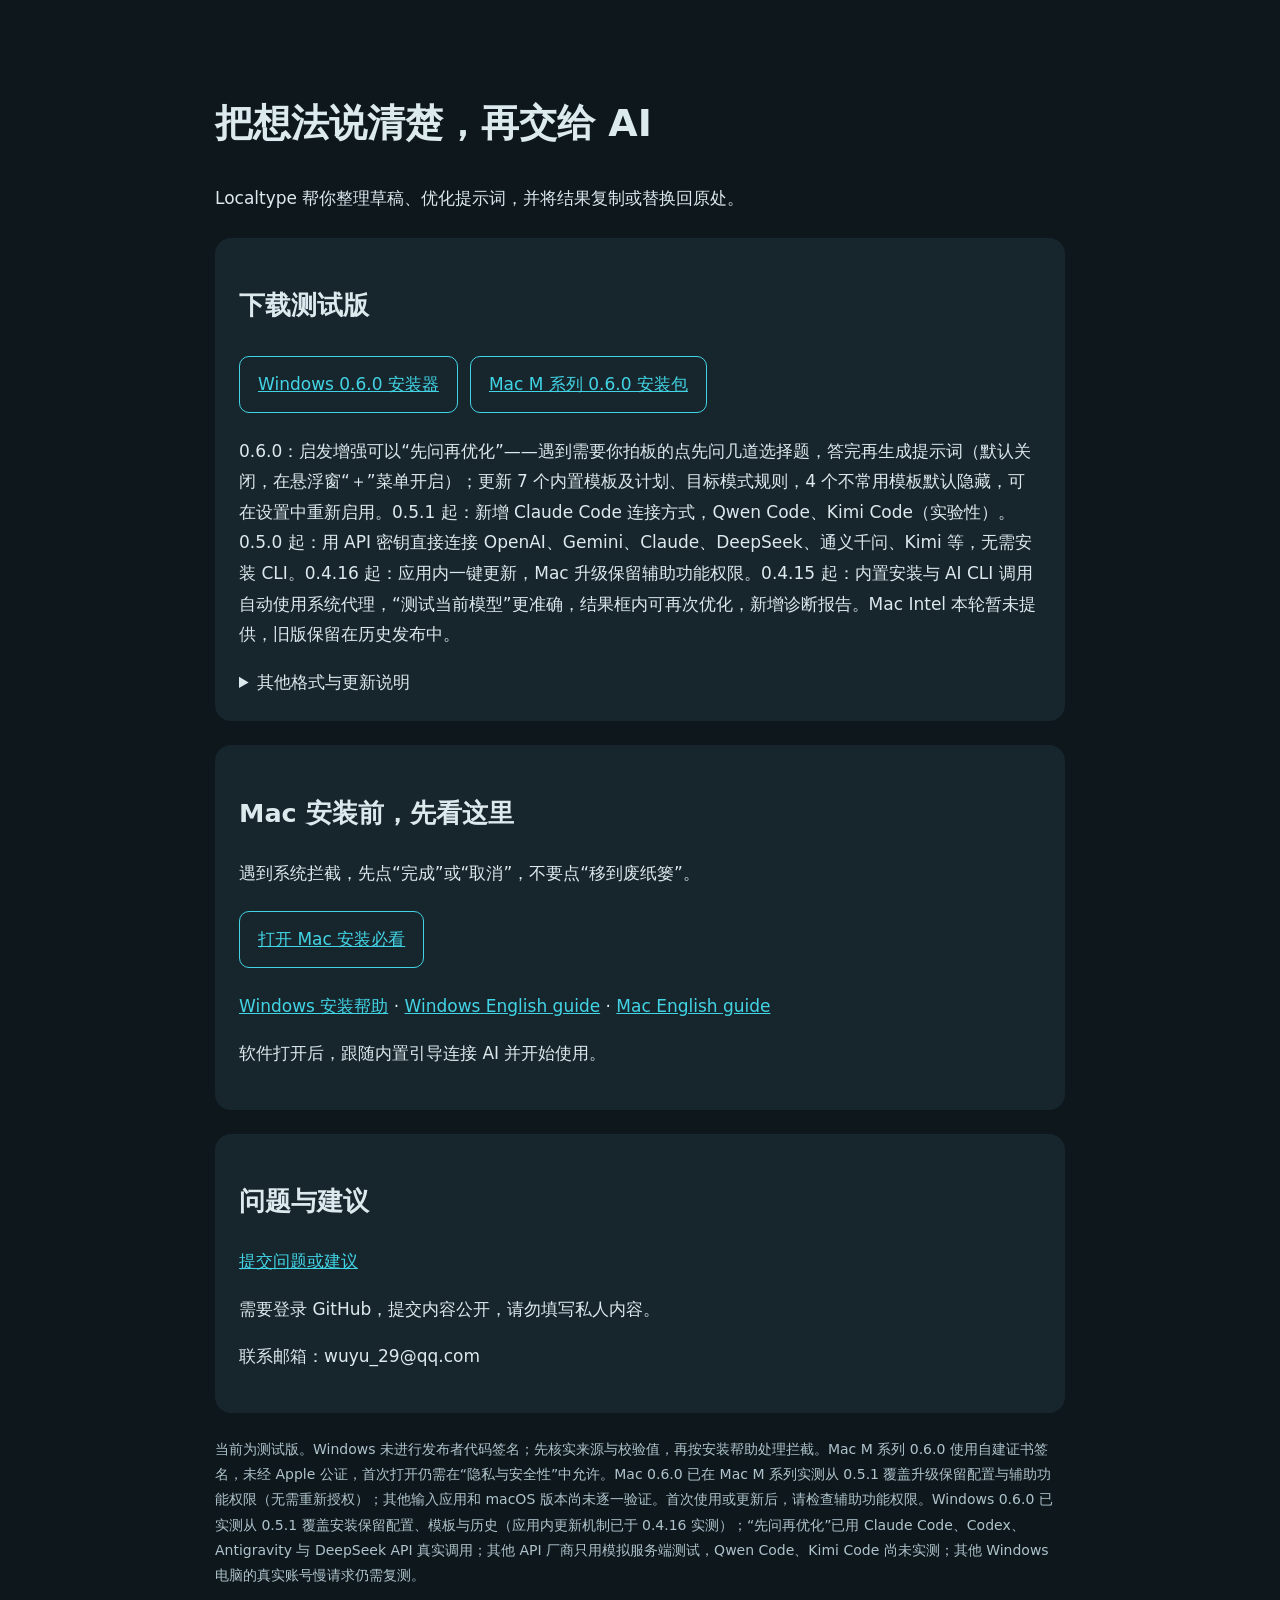
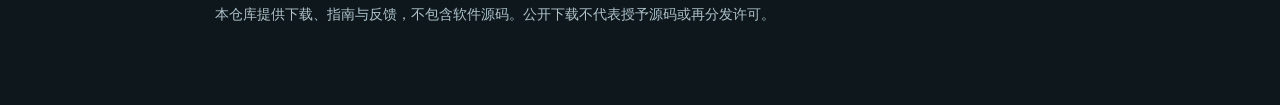
<file: index.html>
<!doctype html><html lang="zh-CN"><meta charset="utf-8"><meta name="viewport" content="width=device-width,initial-scale=1"><title>Localtype 下载与安装帮助</title><style>body{font:17px/1.8 system-ui;background:#0d171c;color:#dce9ed;max-width:850px;margin:40px auto;padding:24px}a{color:#42d4e5}section{margin:24px 0;padding:24px;background:#17262d;border-radius:16px}h1{font-size:clamp(28px,5vw,38px)}.download{display:inline-block;border:1px solid #42d4e5;border-radius:10px;padding:12px 18px;margin:6px 12px 6px 0}summary{cursor:pointer}footer{font-size:14px;color:#afc3cb}</style><h1>把想法说清楚，再交给 AI</h1><p>Localtype 帮你整理草稿、优化提示词，并将结果复制或替换回原处。</p><section><h2>下载测试版</h2><a class="download" href="https://github.com/newwying/localtype-downloads/releases/download/v0.6.0/Localtype-0.6.0-Windows-x64-Setup.exe">Windows 0.6.0 安装器</a><a class="download" href="https://github.com/newwying/localtype-downloads/releases/download/v0.6.0/Localtype-0.6.0-macOS-AppleSilicon-with-guide.zip">Mac M 系列 0.6.0 安装包</a><p>0.6.0：启发增强可以“先问再优化”——遇到需要你拍板的点先问几道选择题，答完再生成提示词（默认关闭，在悬浮窗“＋”菜单开启）；更新 7 个内置模板及计划、目标模式规则，4 个不常用模板默认隐藏，可在设置中重新启用。0.5.1 起：新增 Claude Code 连接方式，Qwen Code、Kimi Code（实验性）。0.5.0 起：用 API 密钥直接连接 OpenAI、Gemini、Claude、DeepSeek、通义千问、Kimi 等，无需安装 CLI。0.4.16 起：应用内一键更新，Mac 升级保留辅助功能权限。0.4.15 起：内置安装与 AI CLI 调用自动使用系统代理，“测试当前模型”更准确，结果框内可再次优化，新增诊断报告。Mac Intel 本轮暂未提供，旧版保留在历史发布中。</p><details><summary>其他格式与更新说明</summary><p><a href="https://github.com/newwying/localtype-downloads/releases/download/v0.6.0/Localtype-0.6.0-Windows-x64-with-guide.zip">Windows 安装器与离线指南</a> · <a href="https://github.com/newwying/localtype-downloads/releases/download/v0.6.0/Localtype-0.6.0-macOS-AppleSilicon.dmg">仅 Mac DMG</a> · <a href="https://github.com/newwying/localtype-downloads/releases/tag/v0.6.0">更新说明</a></p></details></section><section><h2>Mac 安装前，先看这里</h2><p>遇到系统拦截，先点“完成”或“取消”，不要点“移到废纸篓”。</p><a class="download" href="guides/mac-arm/安装必看.html">打开 Mac 安装必看</a><p><a href="guides/windows/先看这里.html">Windows 安装帮助</a> · <a href="guides/windows/Start%20here.html">Windows English guide</a> · <a href="guides/mac-arm/Start%20here.html">Mac English guide</a></p><p>软件打开后，跟随内置引导连接 AI 并开始使用。</p></section><section><h2>问题与建议</h2><a href="https://github.com/newwying/localtype-downloads/issues/new/choose">提交问题或建议</a><p>需要登录 GitHub，提交内容公开，请勿填写私人内容。</p><p>联系邮箱：wuyu_29@qq.com</p></section><footer><p>当前为测试版。Windows 未进行发布者代码签名；先核实来源与校验值，再按安装帮助处理拦截。Mac M 系列 0.6.0 使用自建证书签名，未经 Apple 公证，首次打开仍需在“隐私与安全性”中允许。Mac 0.6.0 已在 Mac M 系列实测从 0.5.1 覆盖升级保留配置与辅助功能权限（无需重新授权）；其他输入应用和 macOS 版本尚未逐一验证。首次使用或更新后，请检查辅助功能权限。Windows 0.6.0 已实测从 0.5.1 覆盖安装保留配置、模板与历史（应用内更新机制已于 0.4.16 实测）；“先问再优化”已用 Claude Code、Codex、Antigravity 与 DeepSeek API 真实调用；其他 API 厂商只用模拟服务端测试，Qwen Code、Kimi Code 尚未实测；其他 Windows 电脑的真实账号慢请求仍需复测。</p><p>本仓库提供下载、指南与反馈，不包含软件源码。公开下载不代表授予源码或再分发许可。</p></footer></html>
</file>
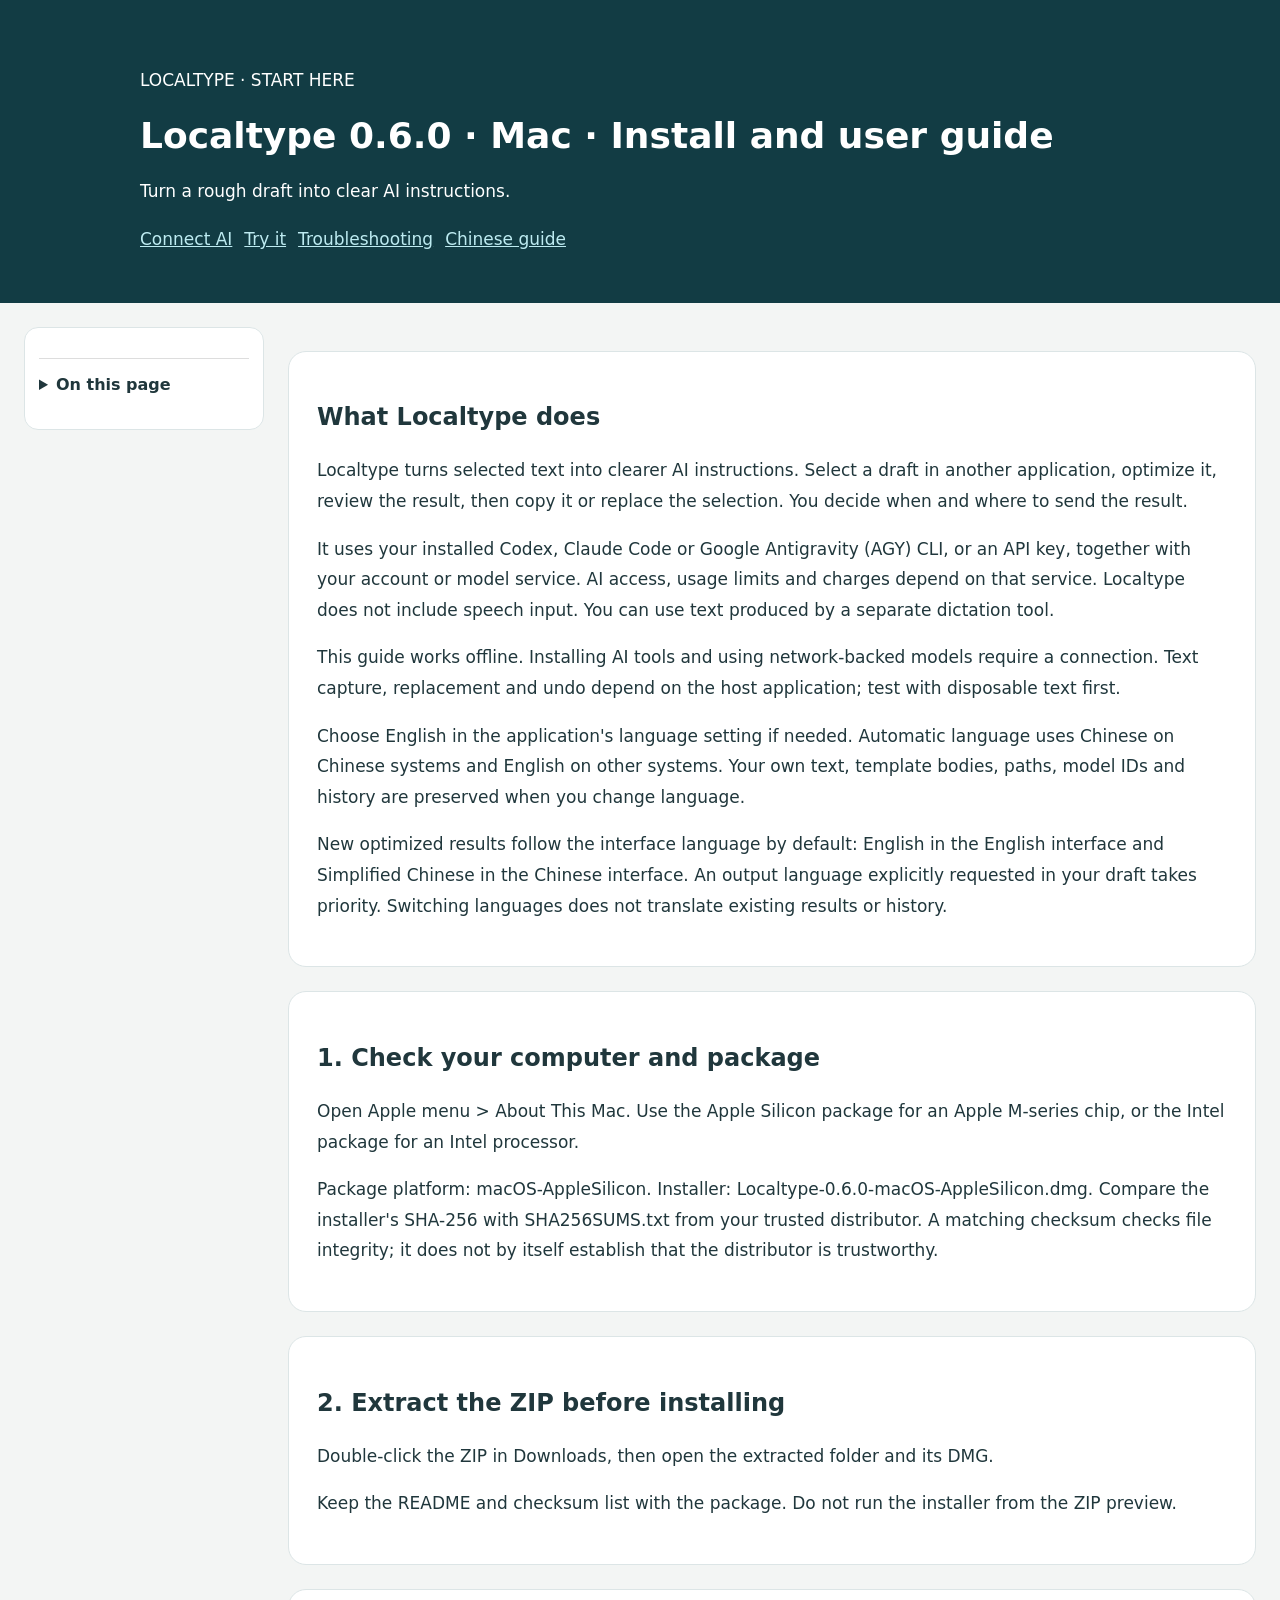
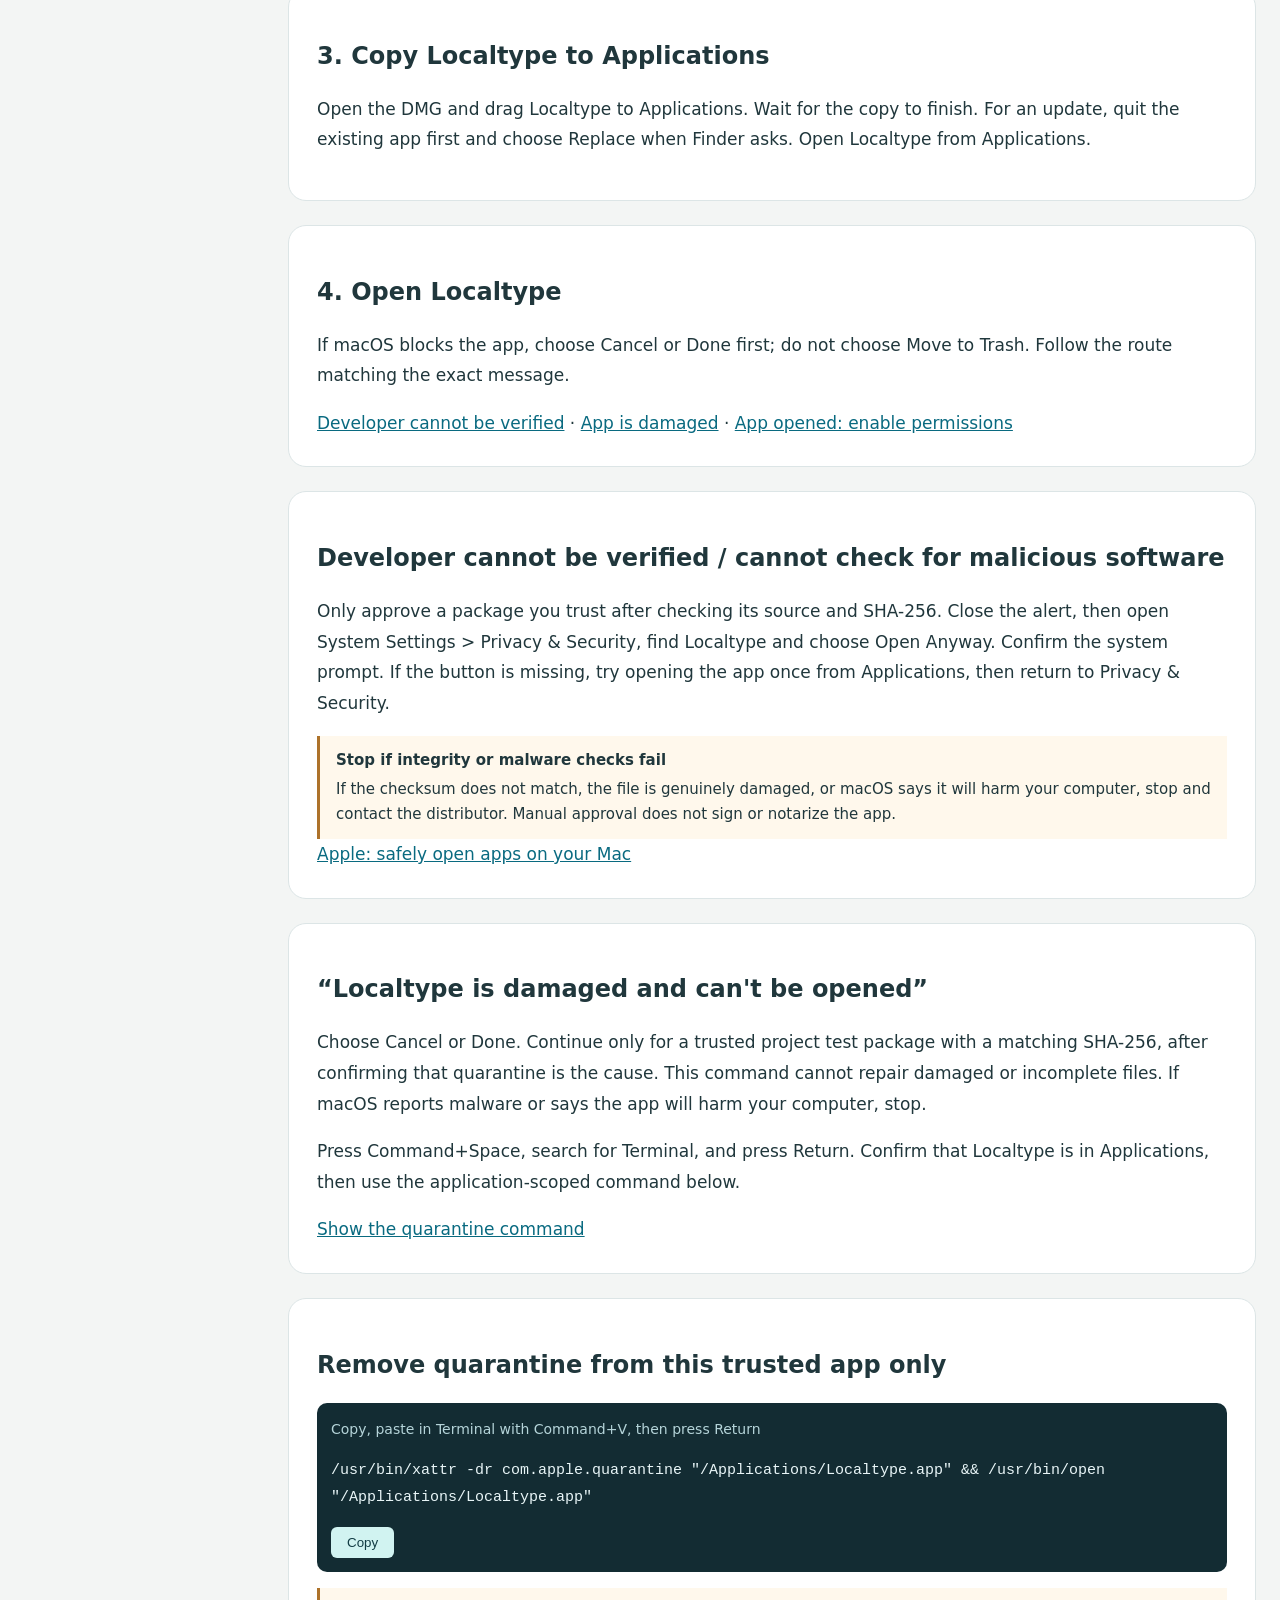
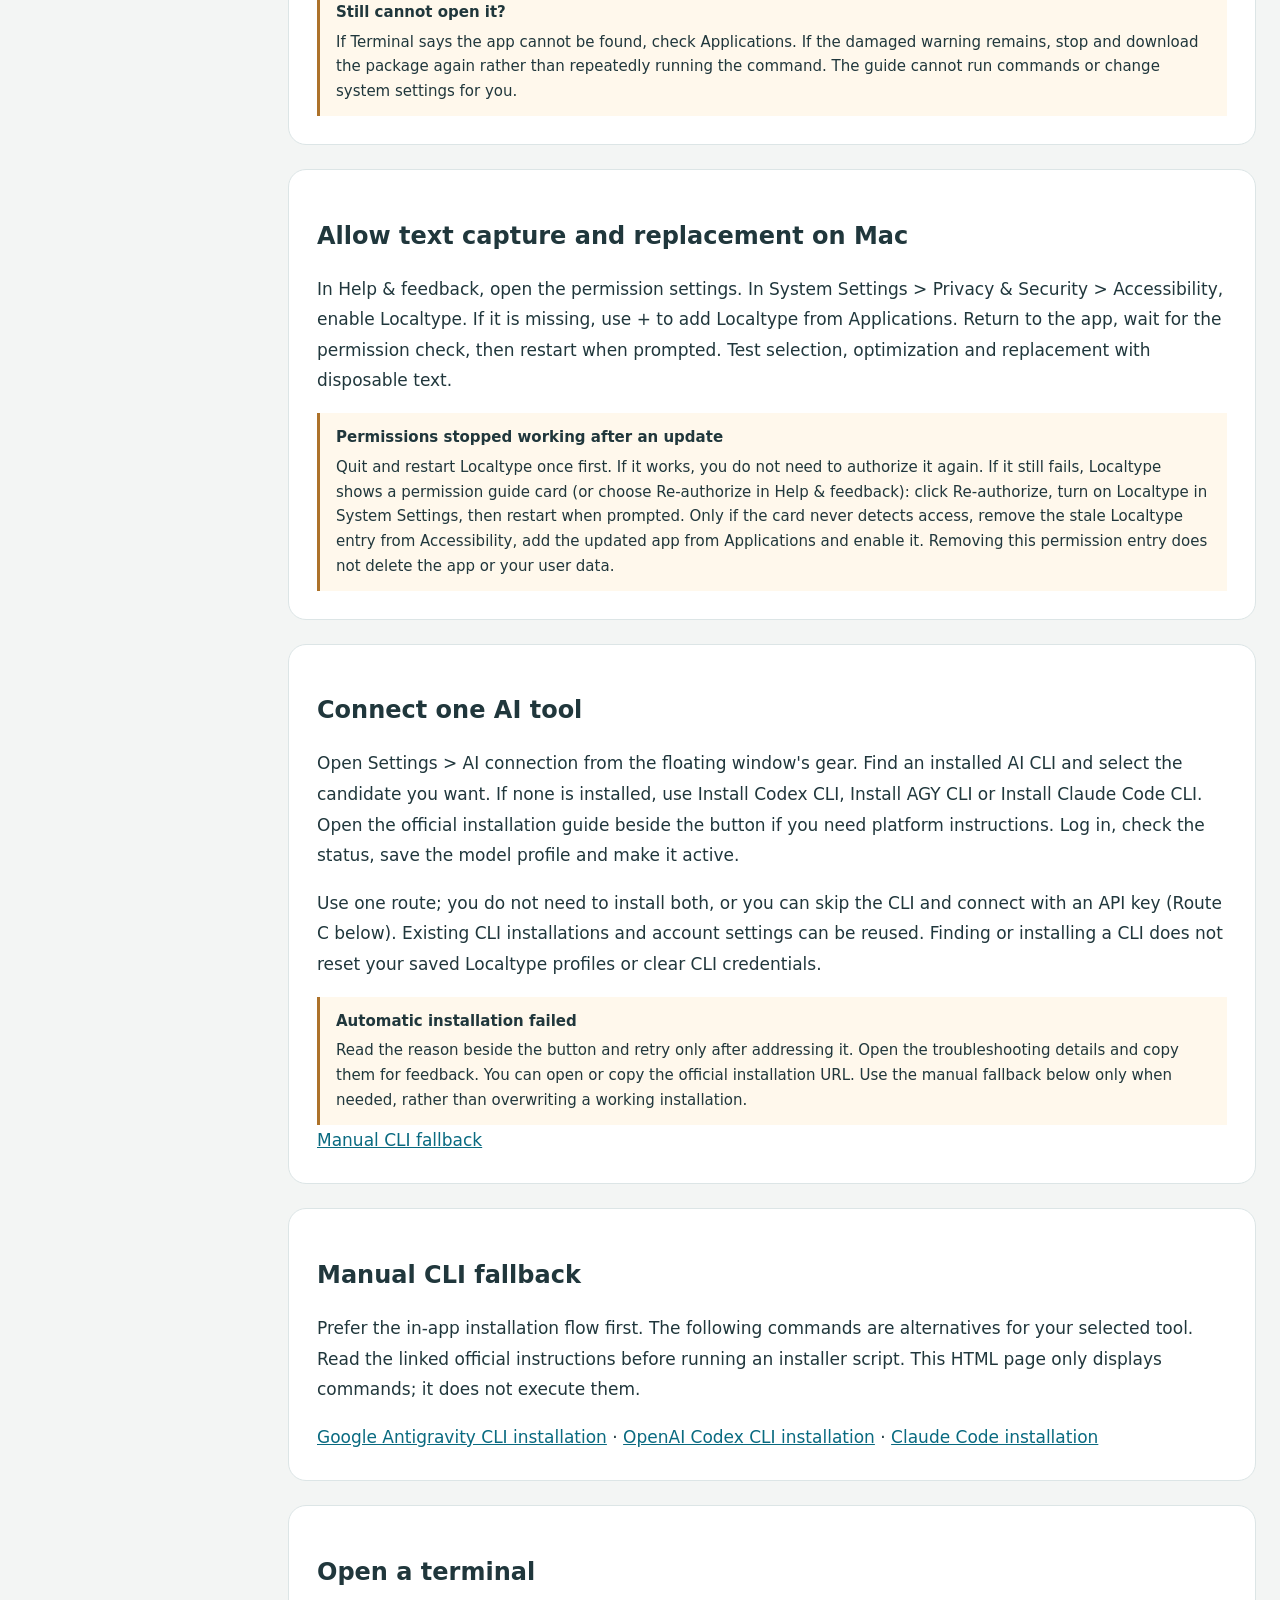
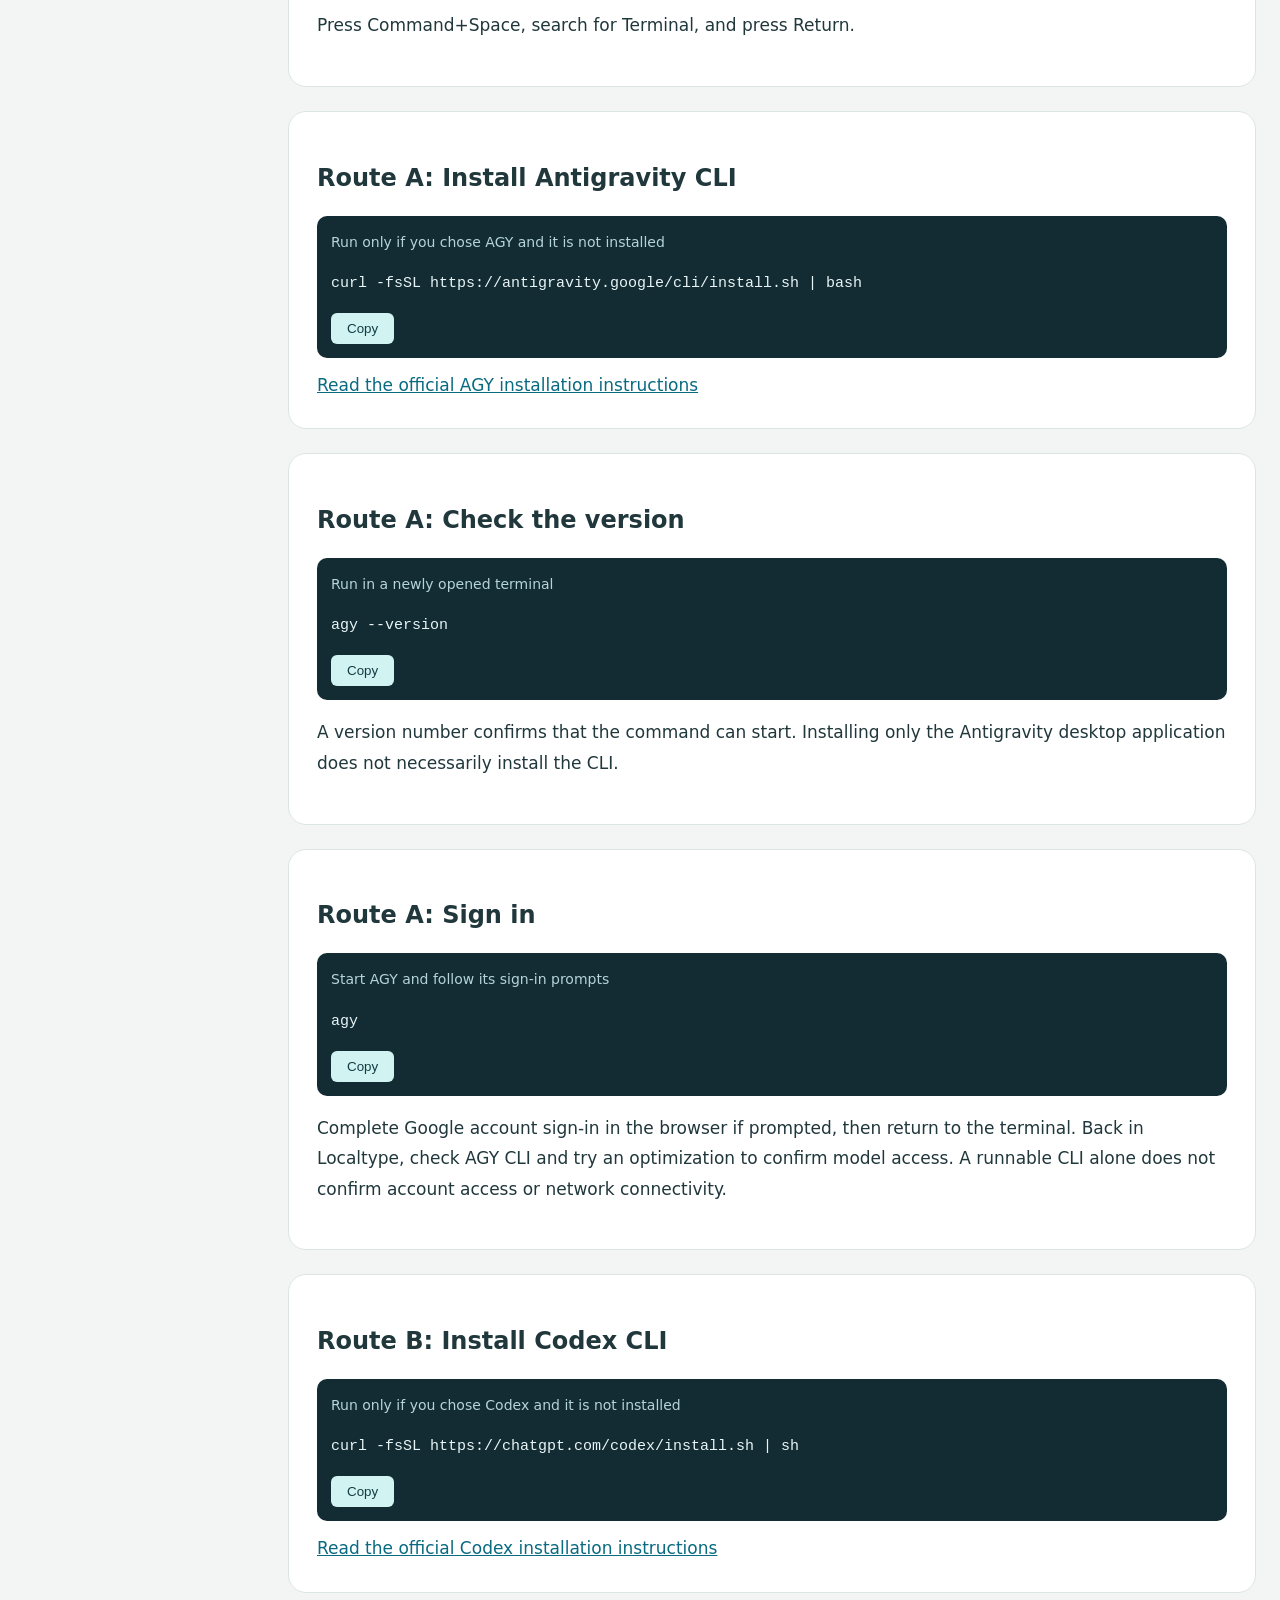
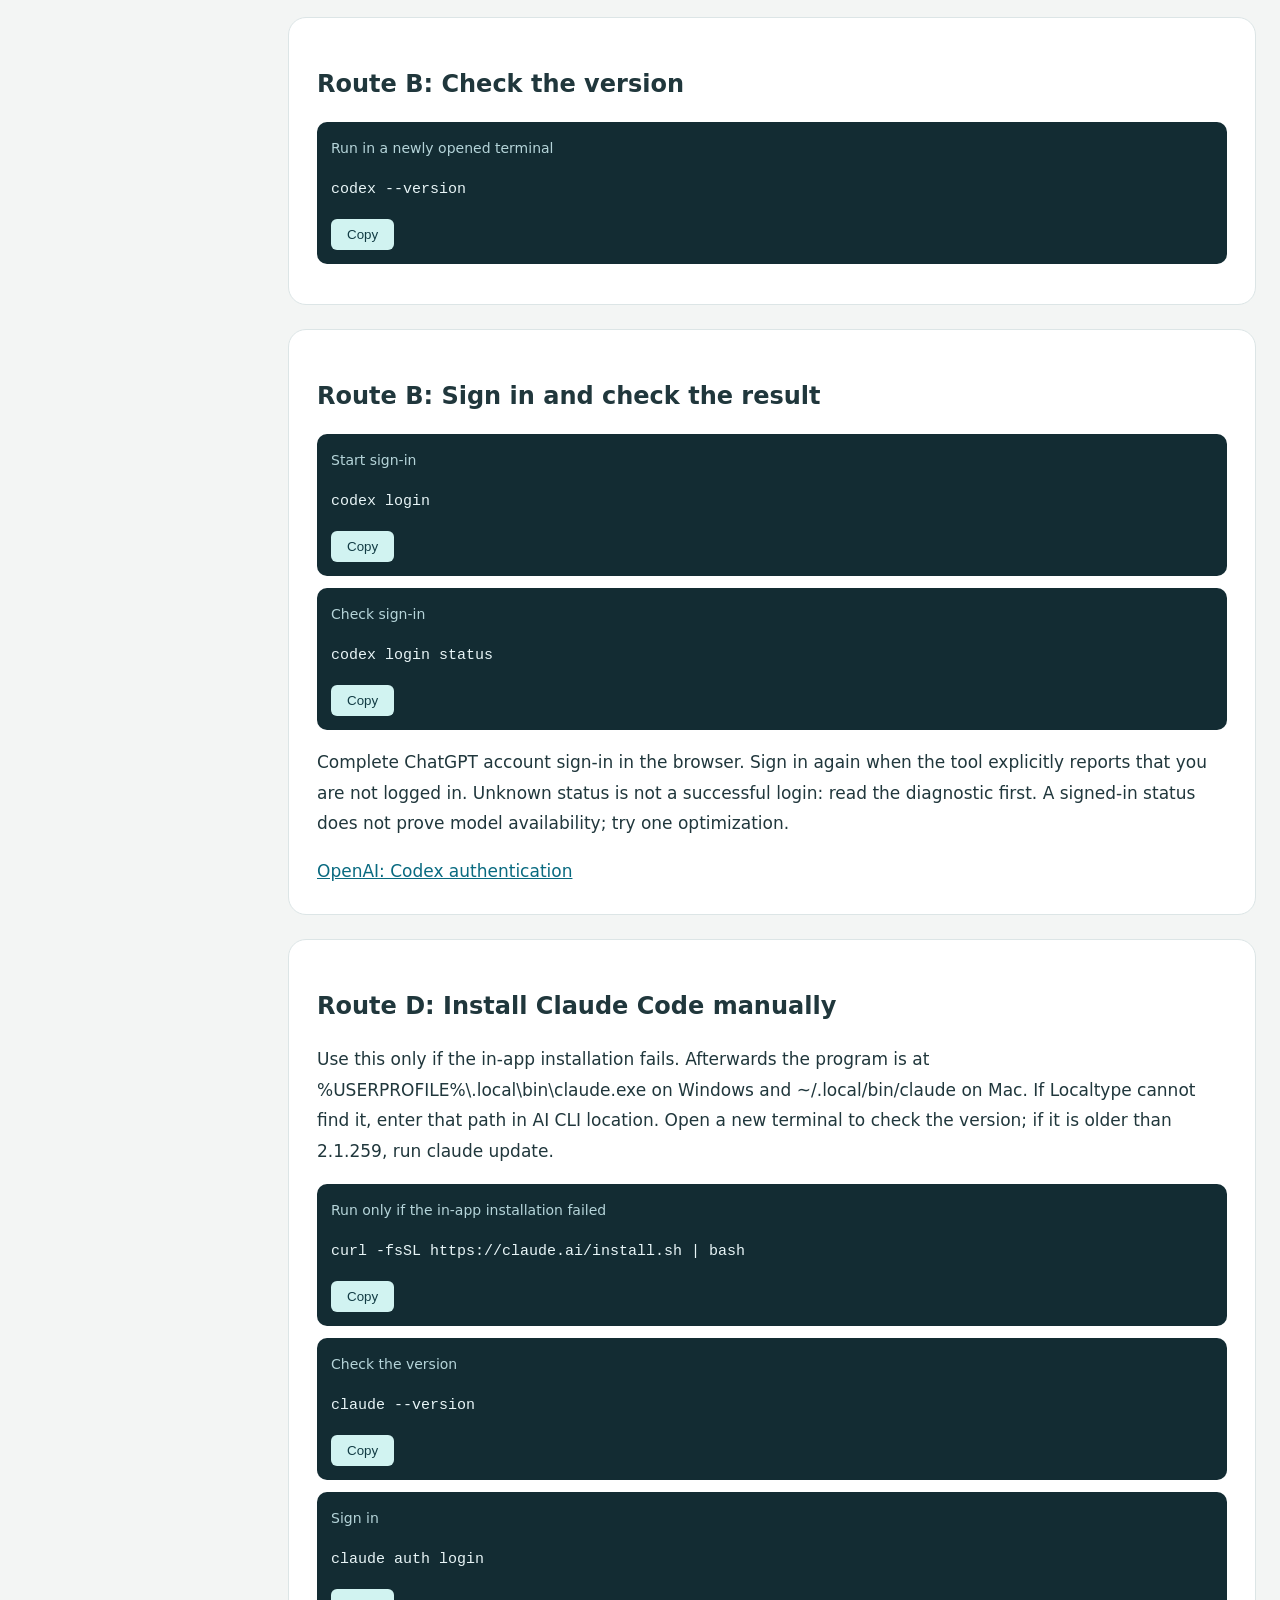
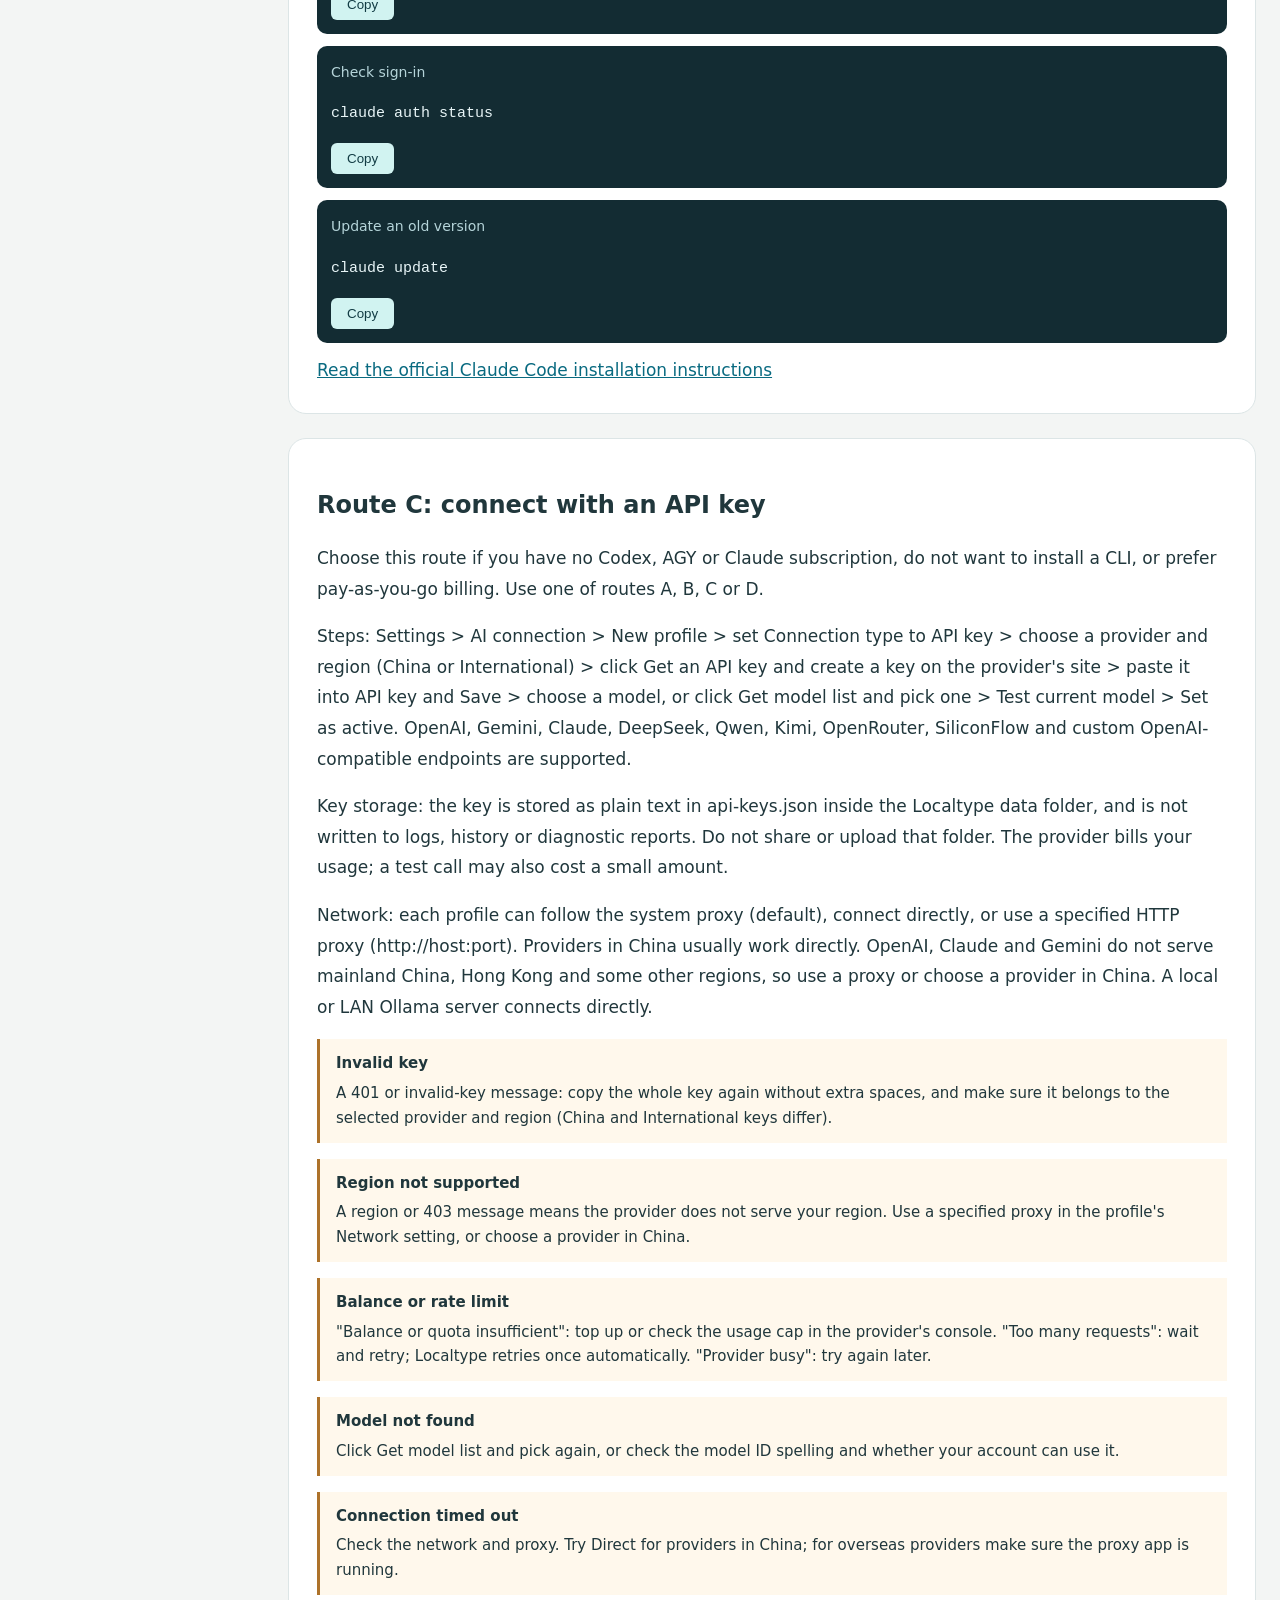
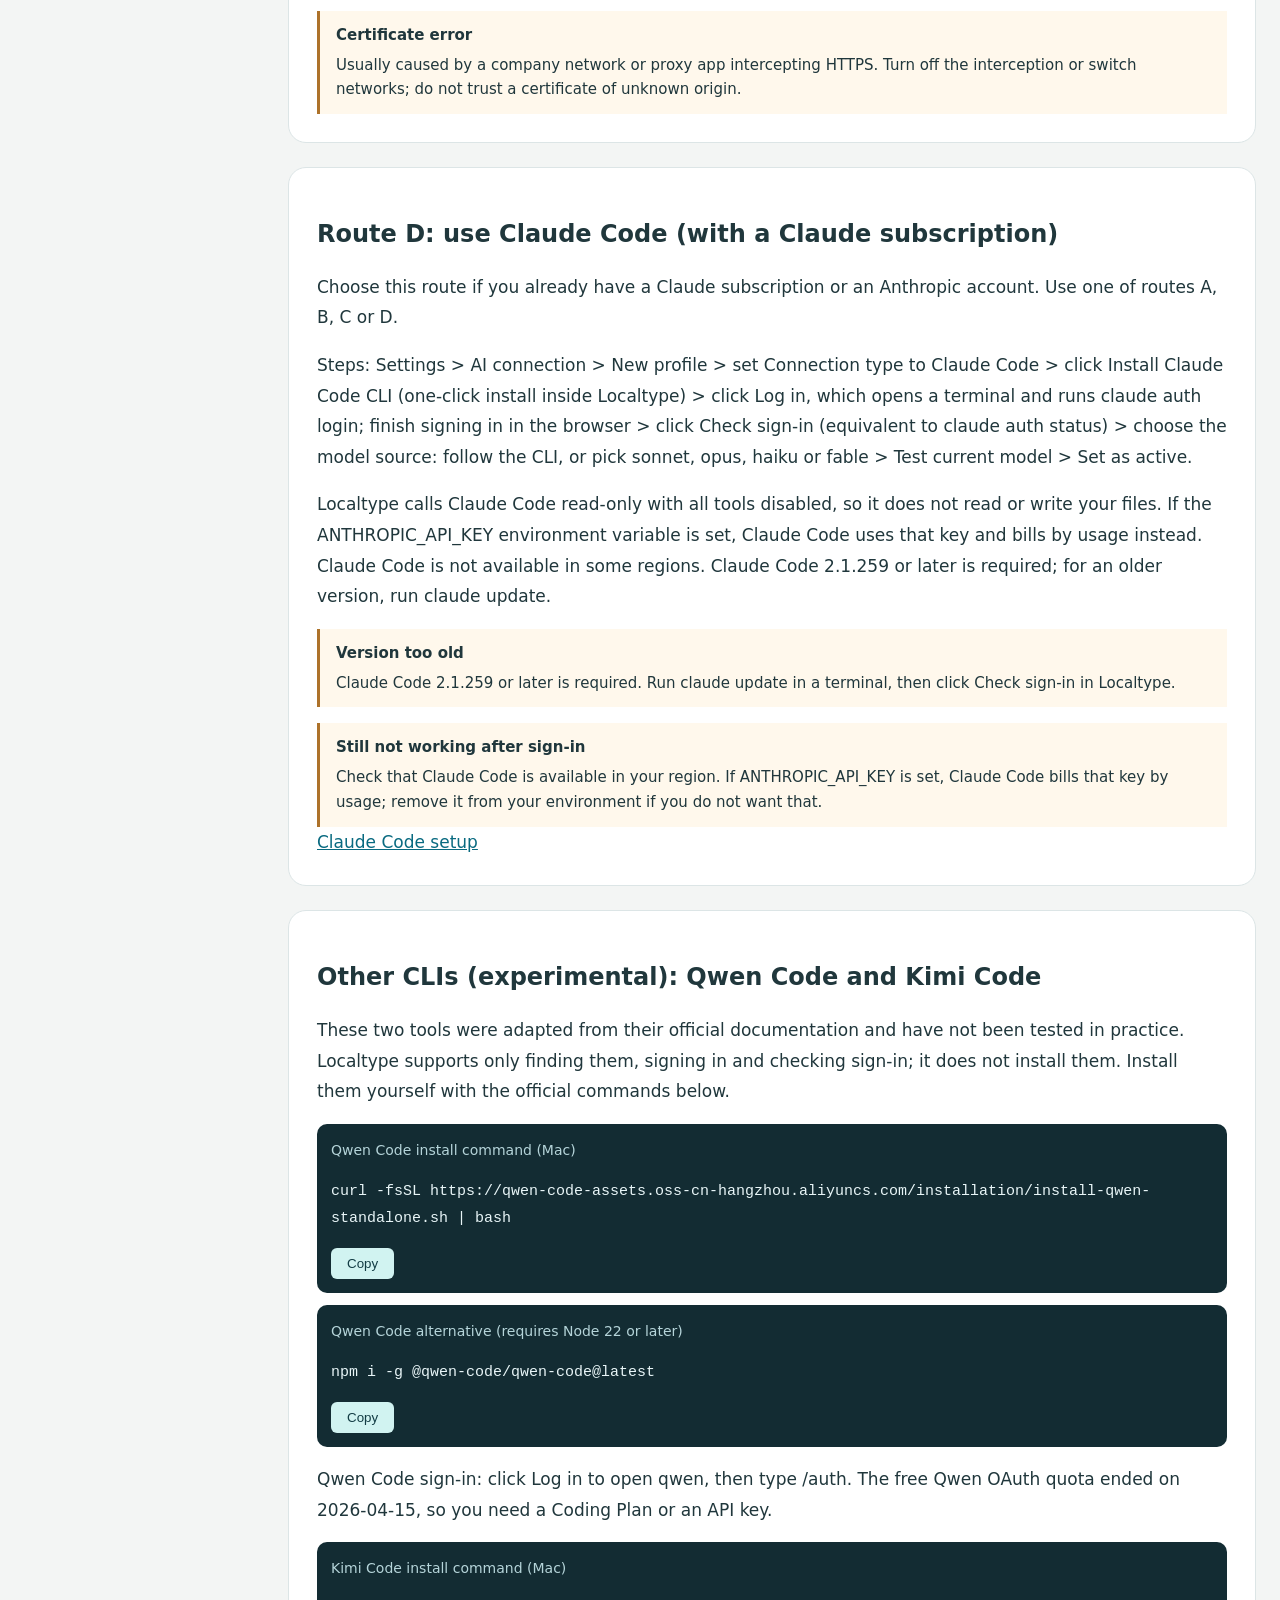
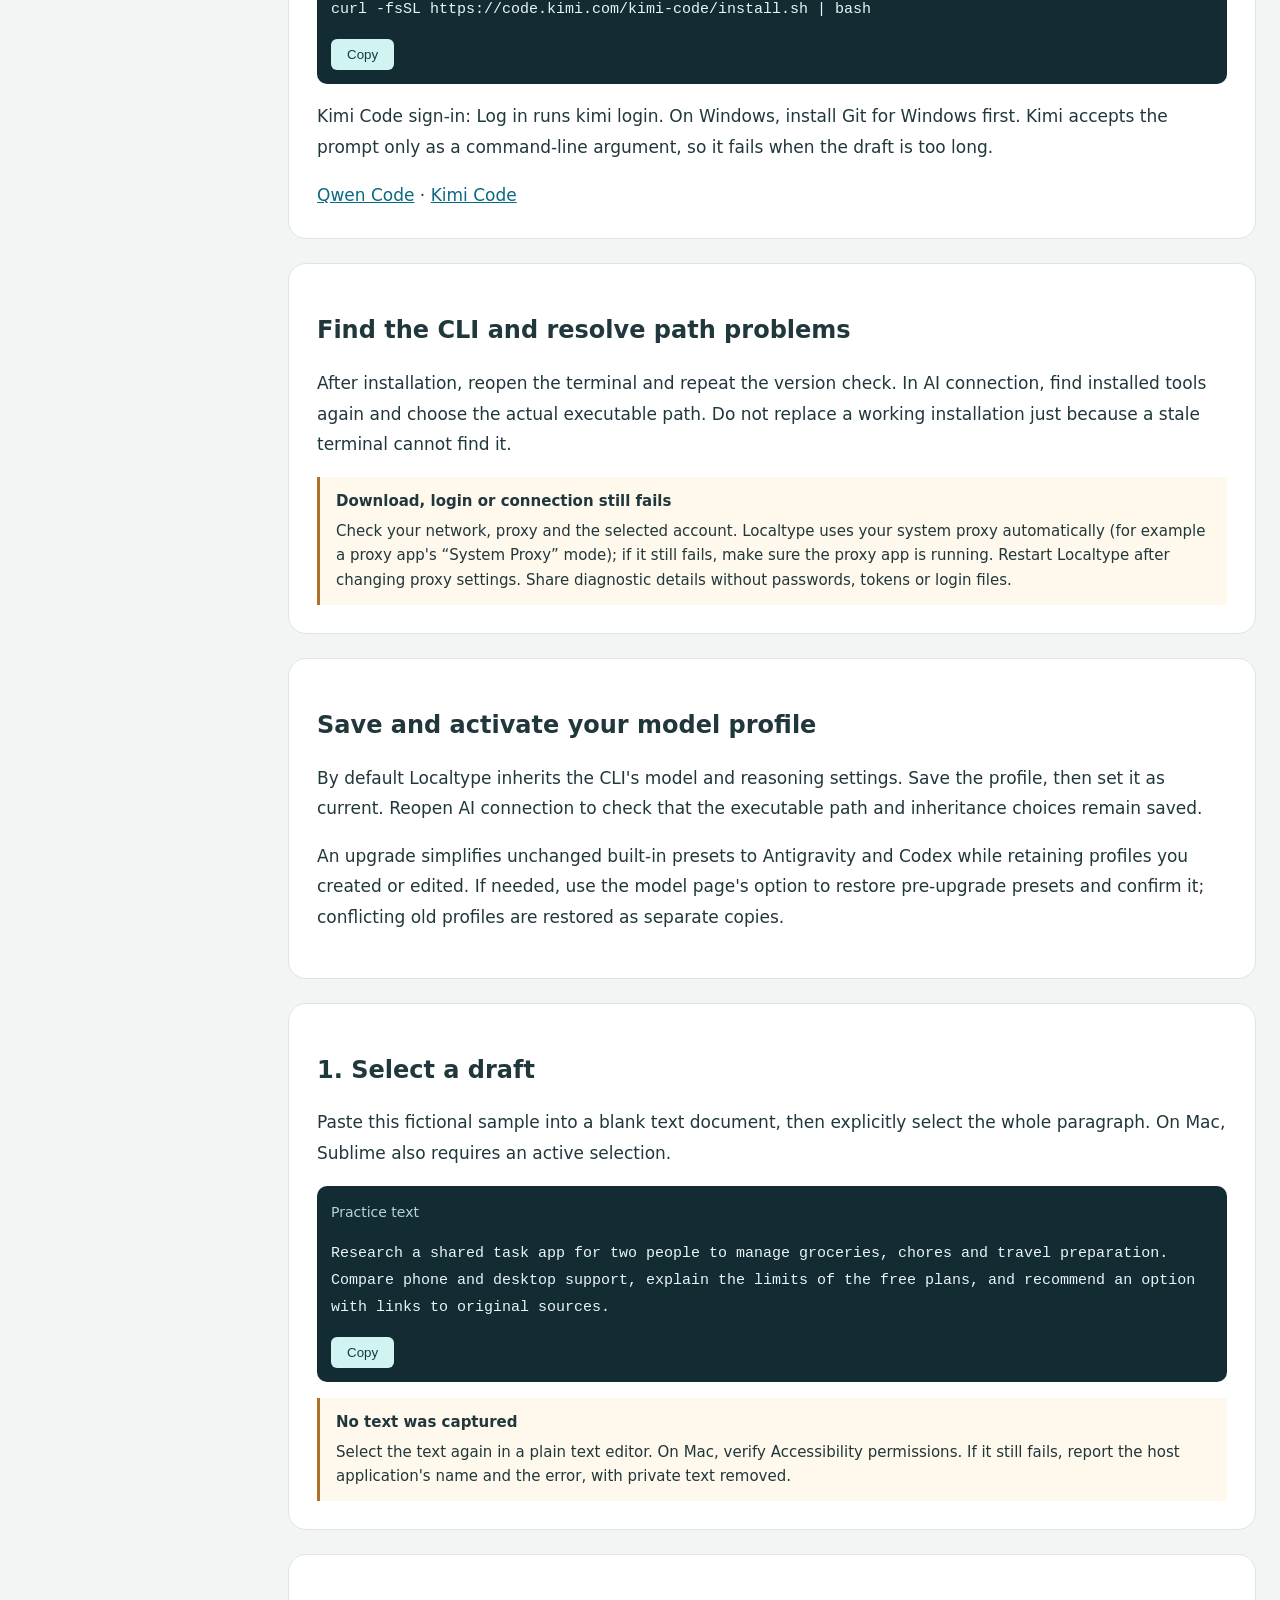
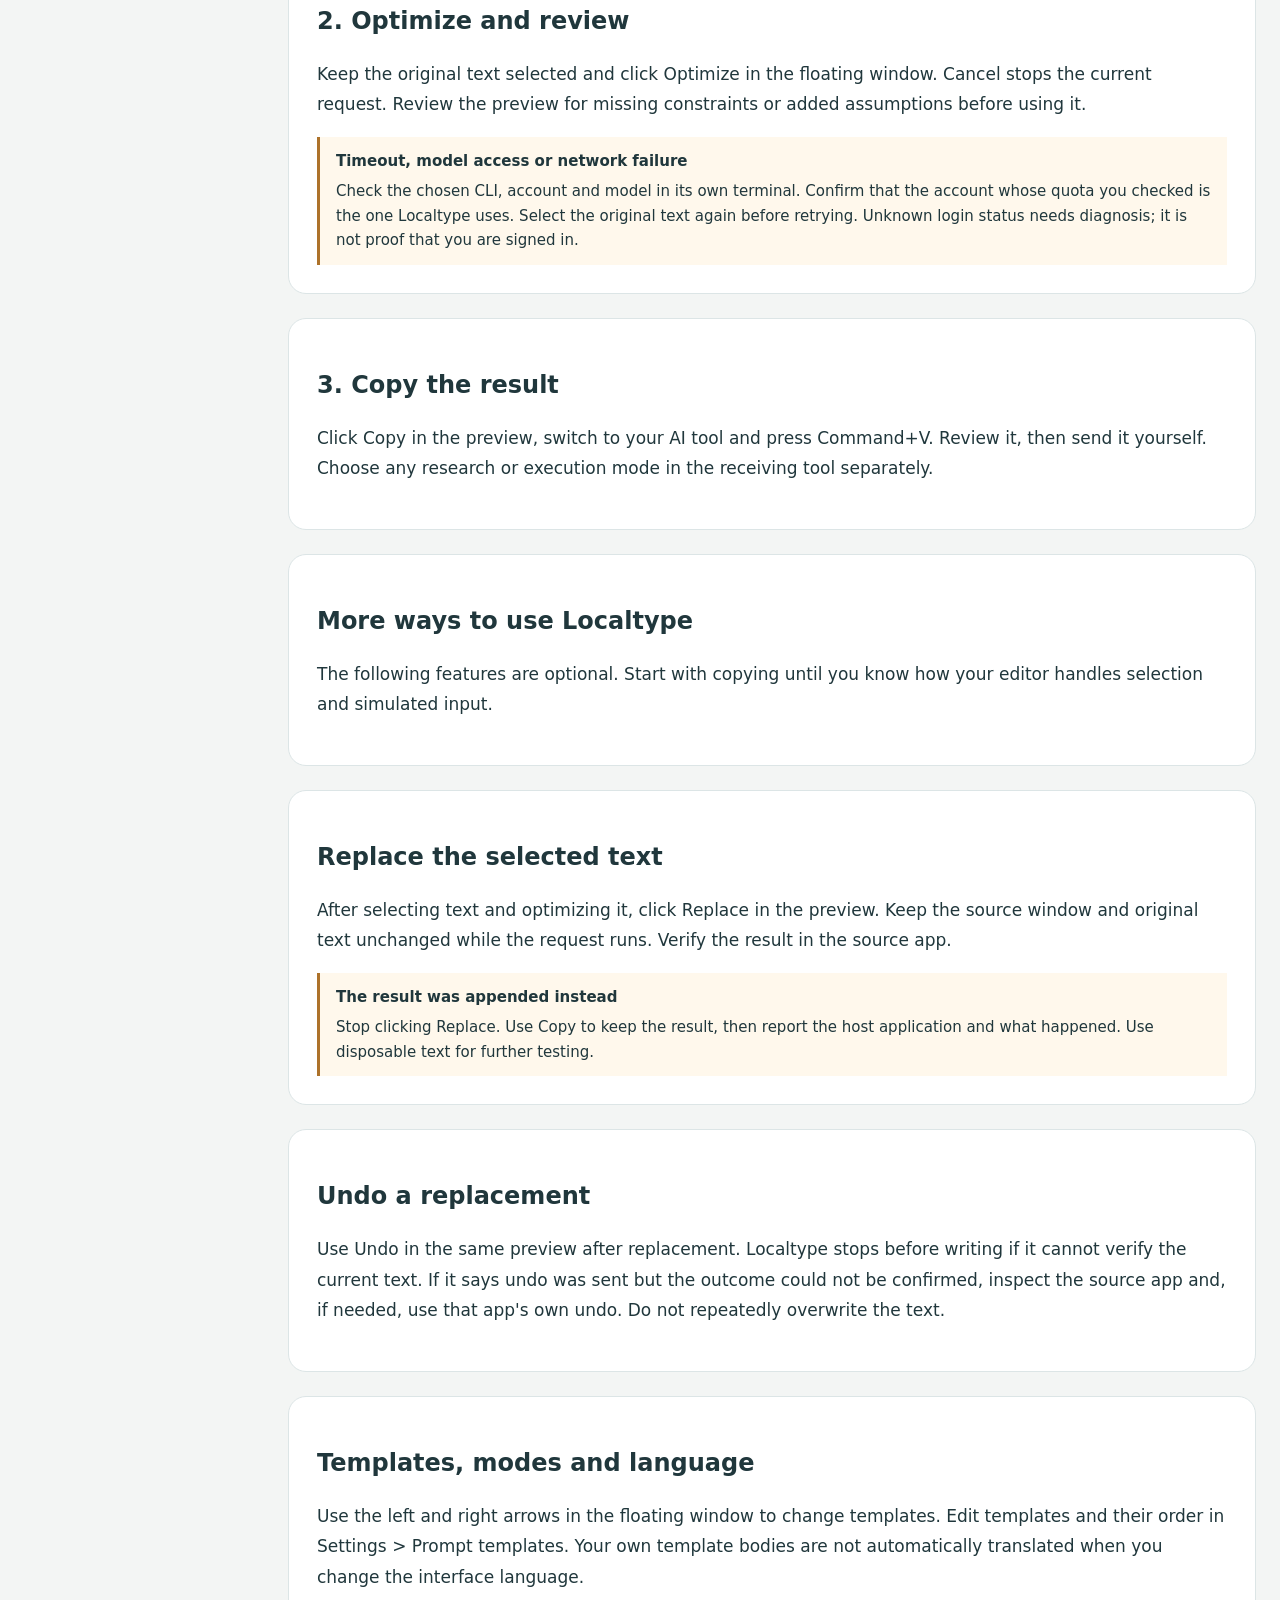
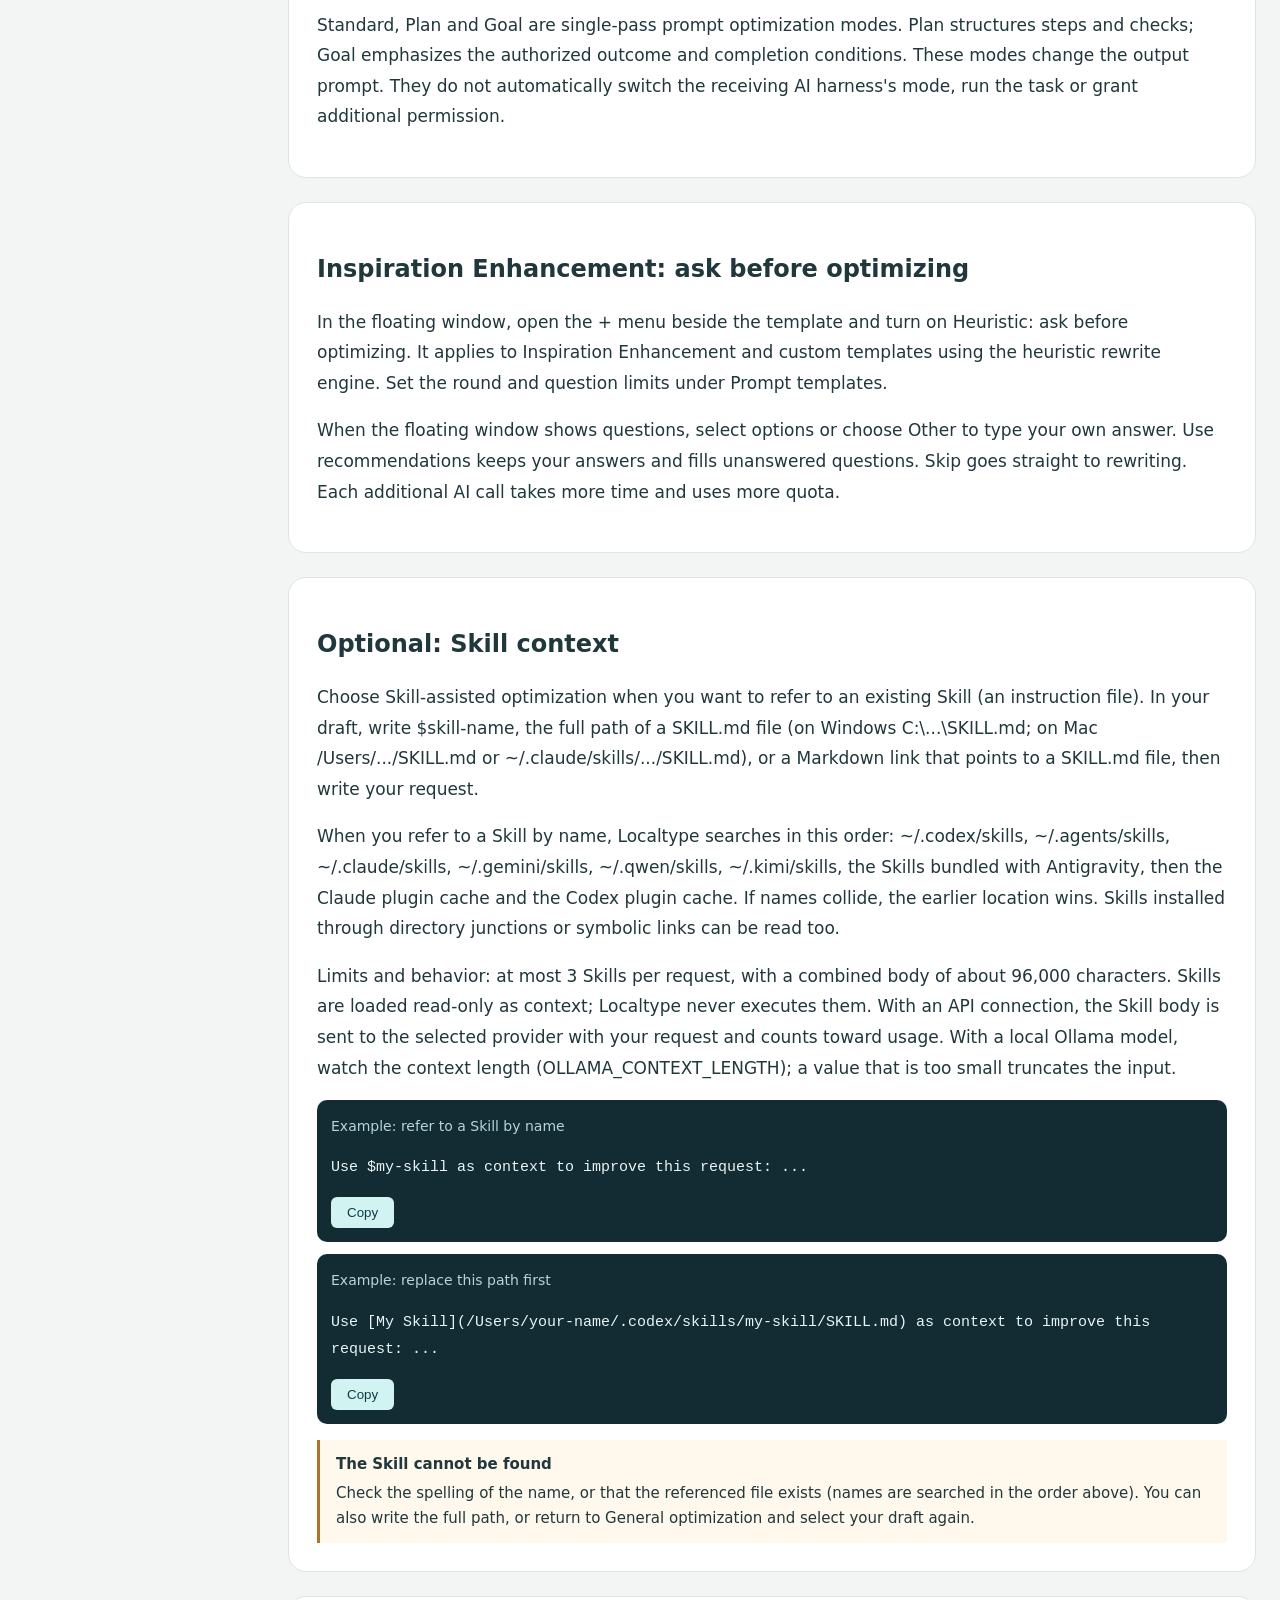
<file: guides/mac-arm/Start here.html>
<!doctype html><html lang="en"><head><meta charset="utf-8"><meta name="viewport" content="width=device-width,initial-scale=1"><link rel="icon" href="data:,"><title>Localtype 0.6.0 · Mac · Install and user guide</title><style>*{box-sizing:border-box}html{scroll-behavior:smooth}body{margin:0;background:#f3f5f4;color:#20373c;font:17px/1.8 system-ui,'Microsoft YaHei',sans-serif}header{background:#123c44;color:white;padding:48px max(24px,calc((100% - 1000px)/2))}h1{font-size:36px;line-height:1.3;margin:12px 0}h2{line-height:1.5;font-size:24px}main{max-width:1050px;margin:auto;padding:24px}nav{display:flex;gap:12px;flex-wrap:wrap}a{color:#096a80}header a{color:#bdebf1}section{background:white;padding:28px;border-radius:18px;margin:24px 0;border:1px solid #dce5e6}figure{margin:0}img{width:100%;height:auto}figcaption,.small{color:#60767a;font-size:14px}.expected{border-left:4px solid #188779;padding:10px 16px;background:#eff8f5}.command{background:#132c33;color:#e8f5f7;border-radius:10px;padding:14px;margin:12px 0}.command p{margin:0;color:#b5d4d9;font-size:14px}pre{white-space:pre-wrap;overflow-wrap:anywhere;font:15px/1.8 Consolas,monospace;user-select:text}button{background:#d1f3f1;color:#123c44;border:0;border-radius:6px;padding:8px 16px;cursor:pointer}button:focus-visible,a:focus-visible{outline:3px solid #e09b27}details{margin:16px 0;border-top:1px solid #ddd;padding-top:12px}summary{font-weight:bold;cursor:pointer}.notice{background:#fff3d6;padding:18px;border-radius:12px}li{margin:8px 0}footer{padding:30px 0;color:#60767a} @media(max-width:600px){h1{font-size:27px}main{padding:12px}section{padding:18px}header{padding:30px 20px}} @media print{button,nav{display:none}section{break-inside:avoid}body{background:white}header{color:black;background:white}}.demo-note{color:#087d76;font-weight:700;letter-spacing:.03em}.map-hint{font-size:15px;color:#52696c}.map-controls{display:flex;flex-wrap:wrap;gap:8px;margin:18px 0}.map-chip{border:2px solid transparent;background:#edf2f3;font-weight:600}.map-chip.active{border-color:#294c58;box-shadow:0 2px 0 #294c58}.compare-grid{display:grid;grid-template-columns:1fr 1fr;gap:18px}.compare-col{min-width:0;border:1px solid #dbe5e6;border-radius:14px;padding:18px;background:#f9fbfb}.compare-col.after{border-color:#75b9ae;background:#f4faf7}.compare-col h3{margin:0;font-size:21px}.compare-col>.small{margin:4px 0 14px;height:52px}.compare-scroll{height:320px;overflow-y:auto;overscroll-behavior:contain;scrollbar-gutter:stable;overflow-anchor:none;padding-right:8px;line-height:1.85;scrollbar-color:#739c9c #e4eeec}.mapped{padding:0;margin:0 0 1.2em;border:0;border-radius:0;white-space:pre-wrap;color:inherit;background:transparent;cursor:pointer}.mapped>span{box-decoration-break:clone;-webkit-box-decoration-break:clone}.mapped.matched>span{background:var(--highlight)}.mapped:focus-visible{outline:2px solid #427c88;outline-offset:3px}.compare-scroll:after{content:"";display:block;height:calc(100% - 28px)}.map-label{display:block;font-size:12px;font-weight:750;margin-bottom:5px;color:var(--ink)}.c0{--tone:#258b82;--ink:#135d57;--highlight:#dcf3ea;color:#193c36}.c1{--tone:#526dd2;--ink:#344b98;--highlight:#e7ecff;color:#283b65}.c2{--tone:#bc8327;--ink:#78500f;--highlight:#fff0d4;color:#59411b}.c3{--tone:#a65b94;--ink:#7b3e6c;--highlight:#f5e5f0;color:#5d3455}.map-chip.c0,.map-chip.c1,.map-chip.c2,.map-chip.c3{background:var(--highlight)}.mapped.c0,.mapped.c1,.mapped.c2,.mapped.c3{color:inherit}.copy-only .command{background:none;margin:12px 0 0;padding:0}.copy-only pre,.copy-only .command>p{display:none}.takeaway{font-weight:650;color:#165c55;margin:18px 0 8px}@media(max-width:700px){.compare-grid{grid-template-columns:repeat(2,minmax(280px,1fr));overflow-x:auto;gap:12px}.compare-scroll{height:300px}.compare-col{padding:14px}}@media(prefers-reduced-motion:reduce){.mapped{transition:none}html{scroll-behavior:auto}}
.step-help{margin-top:16px;padding:12px 16px;border-left:3px solid #ad722a;background:#fff8ec;font-size:15px;line-height:1.65}.step-help p{margin:5px 0 0}.step-help:target{outline:2px solid #ad722a;outline-offset:3px}
.legacy-step-anchor{display:block;position:relative;top:-12px;visibility:hidden}#manual-cli{margin-top:24px}.manual-cli-note{color:#60767a}
.guide-layout{max-width:1320px;margin:auto;display:grid;grid-template-columns:240px minmax(0,1050px);gap:24px;padding:24px}.guide-layout main{max-width:1050px;width:100%;margin:0;padding:0}.guide-toc{align-self:start;position:sticky;top:20px;background:white;border:1px solid #dce5e6;border-radius:14px;padding:14px}.guide-toc summary{font-size:16px}.guide-toc nav{display:grid;gap:4px;margin-top:10px}.guide-toc a{padding:5px 7px;border-radius:6px;text-decoration:none}.guide-toc a[aria-current="true"]{background:#dff3ef;color:#123c44;font-weight:700}.route-tabs{display:flex;flex-wrap:wrap;gap:8px;margin:16px 0}.route-tabs button[aria-pressed="true"]{background:#123c44;color:white}.route-hint,.route-noscript{font-size:14px;color:#60767a}.guide-toc a:focus-visible,.route-tabs button:focus-visible{outline:3px solid #e09b27;outline-offset:2px}body[data-guide-route="agy"] .route-codex,body[data-guide-route="agy"] .route-claude,body[data-guide-route="codex"] .route-agy,body[data-guide-route="codex"] .route-claude,body[data-guide-route="claude"] .route-agy,body[data-guide-route="claude"] .route-codex{display:none}@media(max-width:900px){.guide-layout{display:block;padding:12px}.guide-toc{position:static;margin:0 0 16px;padding:12px}}@media(max-width:600px){.guide-layout{padding:12px}}</style></head><body><header><p>LOCALTYPE · START HERE</p><h1>Localtype 0.6.0 · Mac · Install and user guide</h1><p>Turn a rough draft into clear AI instructions.</p><nav><a href="#connect-ai">Connect AI</a><a href="#use-select-text">Try it</a><a href="#trouble">Troubleshooting</a><a href="安装必看.html">Chinese guide</a></nav></header><div class="guide-layout"><aside class="guide-toc"><details><summary>On this page</summary><nav aria-label="Guide contents"><a href="#intro">What Localtype does</a><a href="#install-platform">1. Check your computer and package</a><a href="#install-unpack">2. Extract the ZIP before installing</a><a href="#install-copy-app">3. Copy Localtype to Applications</a><a href="#install-open-app">4. Open Localtype</a><a href="#install-security-approval">Developer cannot be verified / cannot check for malicious software</a><a href="#install-damaged-diagnose">“Localtype is damaged and can&#x27;t be opened”</a><a href="#install-quarantine-repair">Remove quarantine from this trusted app only</a><a href="#permission-accessibility">Allow text capture and replacement on Mac</a><a href="#connect-ai">Connect one AI tool</a><a href="#manual-cli">Manual CLI fallback</a><a href="#cli-terminal">Open a terminal</a><a href="#agy-install">Route A: Install Antigravity CLI</a><a href="#agy-version">Route A: Check the version</a><a href="#agy-login">Route A: Sign in</a><a href="#codex-install">Route B: Install Codex CLI</a><a href="#codex-version">Route B: Check the version</a><a href="#codex-login">Route B: Sign in and check the result</a><a href="#claude-install">Route D: Install Claude Code manually</a><a href="#api-connect">Route C: connect with an API key</a><a href="#claude-code">Route D: use Claude Code (with a Claude subscription)</a><a href="#other-cli">Other CLIs (experimental): Qwen Code and Kimi Code</a><a href="#connect-cli-path">Find the CLI and resolve path problems</a><a href="#connect-save-settings">Save and activate your model profile</a><a href="#use-select-text">1. Select a draft</a><a href="#use-optimize">2. Optimize and review</a><a href="#use-copy-result">3. Copy the result</a><a href="#more-usage">More ways to use Localtype</a><a href="#more-replace">Replace the selected text</a><a href="#more-undo">Undo a replacement</a><a href="#more-template">Templates, modes and language</a><a href="#more-heuristic-clarify">Inspiration Enhancement: ask before optimizing</a><a href="#more-skill">Optional: Skill context</a><a href="#more-history">Local history and privacy</a><a href="#upgrade">Upgrade while keeping your settings</a><a href="#uninstall">Uninstall the application</a><a href="#examples">Example: a rough idea becomes a reviewable task</a><a href="#trouble">Troubleshooting shortcuts</a><a href="#more-feedback">Get help and reopen guidance</a><a href="#reference">Package and command reference</a></nav></details></aside><main><section id="intro"><h2>What Localtype does</h2><p>Localtype turns selected text into clearer AI instructions. Select a draft in another application, optimize it, review the result, then copy it or replace the selection. You decide when and where to send the result.</p><p>It uses your installed Codex, Claude Code or Google Antigravity (AGY) CLI, or an API key, together with your account or model service. AI access, usage limits and charges depend on that service. Localtype does not include speech input. You can use text produced by a separate dictation tool.</p><p>This guide works offline. Installing AI tools and using network-backed models require a connection. Text capture, replacement and undo depend on the host application; test with disposable text first.</p><p>Choose English in the application&#x27;s language setting if needed. Automatic language uses Chinese on Chinese systems and English on other systems. Your own text, template bodies, paths, model IDs and history are preserved when you change language.</p><p>New optimized results follow the interface language by default: English in the English interface and Simplified Chinese in the Chinese interface. An output language explicitly requested in your draft takes priority. Switching languages does not translate existing results or history.</p></section><section id="install-platform"><h2>1. Check your computer and package</h2><p>Open Apple menu &gt; About This Mac. Use the Apple Silicon package for an Apple M-series chip, or the Intel package for an Intel processor.</p><p>Package platform: macOS-AppleSilicon. Installer: Localtype-0.6.0-macOS-AppleSilicon.dmg. Compare the installer&#x27;s SHA-256 with SHA256SUMS.txt from your trusted distributor. A matching checksum checks file integrity; it does not by itself establish that the distributor is trustworthy.</p></section><section id="install-unpack"><h2>2. Extract the ZIP before installing</h2><p>Double-click the ZIP in Downloads, then open the extracted folder and its DMG.</p><p>Keep the README and checksum list with the package. Do not run the installer from the ZIP preview.</p></section><section id="install-copy-app"><h2>3. Copy Localtype to Applications</h2><p>Open the DMG and drag Localtype to Applications. Wait for the copy to finish. For an update, quit the existing app first and choose Replace when Finder asks. Open Localtype from Applications.</p></section><section id="install-open-app"><h2>4. Open Localtype</h2><p>If macOS blocks the app, choose Cancel or Done first; do not choose Move to Trash. Follow the route matching the exact message.</p><a href="#install-security-approval">Developer cannot be verified</a> · <a href="#install-damaged-diagnose">App is damaged</a> · <a href="#permission-accessibility">App opened: enable permissions</a></section><section id="install-security-approval"><h2>Developer cannot be verified / cannot check for malicious software</h2><p>Only approve a package you trust after checking its source and SHA-256. Close the alert, then open System Settings &gt; Privacy &amp; Security, find Localtype and choose Open Anyway. Confirm the system prompt. If the button is missing, try opening the app once from Applications, then return to Privacy &amp; Security.</p><aside class="step-help"><strong>Stop if integrity or malware checks fail</strong><p>If the checksum does not match, the file is genuinely damaged, or macOS says it will harm your computer, stop and contact the distributor. Manual approval does not sign or notarize the app.</p></aside><a href="https://support.apple.com/en-sg/102445">Apple: safely open apps on your Mac</a></section><section id="install-damaged-diagnose"><h2>“Localtype is damaged and can&#x27;t be opened”</h2><p>Choose Cancel or Done. Continue only for a trusted project test package with a matching SHA-256, after confirming that quarantine is the cause. This command cannot repair damaged or incomplete files. If macOS reports malware or says the app will harm your computer, stop.</p><p>Press Command+Space, search for Terminal, and press Return. Confirm that Localtype is in Applications, then use the application-scoped command below.</p><a href="#install-quarantine-repair">Show the quarantine command</a></section><section id="install-quarantine-repair"><h2>Remove quarantine from this trusted app only</h2><div class="command"><p>Copy, paste in Terminal with Command+V, then press Return</p><pre>/usr/bin/xattr -dr com.apple.quarantine &quot;/Applications/Localtype.app&quot; &amp;&amp; /usr/bin/open &quot;/Applications/Localtype.app&quot;</pre><button type="button">Copy</button></div><aside class="step-help"><strong>Still cannot open it?</strong><p>If Terminal says the app cannot be found, check Applications. If the damaged warning remains, stop and download the package again rather than repeatedly running the command. The guide cannot run commands or change system settings for you.</p></aside></section><section id="permission-accessibility"><h2>Allow text capture and replacement on Mac</h2><p>In Help &amp; feedback, open the permission settings. In System Settings &gt; Privacy &amp; Security &gt; Accessibility, enable Localtype. If it is missing, use + to add Localtype from Applications. Return to the app, wait for the permission check, then restart when prompted. Test selection, optimization and replacement with disposable text.</p><aside class="step-help"><strong>Permissions stopped working after an update</strong><p>Quit and restart Localtype once first. If it works, you do not need to authorize it again. If it still fails, Localtype shows a permission guide card (or choose Re-authorize in Help &amp; feedback): click Re-authorize, turn on Localtype in System Settings, then restart when prompted. Only if the card never detects access, remove the stale Localtype entry from Accessibility, add the updated app from Applications and enable it. Removing this permission entry does not delete the app or your user data.</p></aside></section><section id="connect-ai"><h2>Connect one AI tool</h2><p>Open Settings &gt; AI connection from the floating window&#x27;s gear. Find an installed AI CLI and select the candidate you want. If none is installed, use Install Codex CLI, Install AGY CLI or Install Claude Code CLI. Open the official installation guide beside the button if you need platform instructions. Log in, check the status, save the model profile and make it active.</p><p>Use one route; you do not need to install both, or you can skip the CLI and connect with an API key (Route C below). Existing CLI installations and account settings can be reused. Finding or installing a CLI does not reset your saved Localtype profiles or clear CLI credentials.</p><aside class="step-help"><strong>Automatic installation failed</strong><p>Read the reason beside the button and retry only after addressing it. Open the troubleshooting details and copy them for feedback. You can open or copy the official installation URL. Use the manual fallback below only when needed, rather than overwriting a working installation.</p></aside><a href="#manual-cli">Manual CLI fallback</a></section><section id="manual-cli"><h2>Manual CLI fallback</h2><p>Prefer the in-app installation flow first. The following commands are alternatives for your selected tool. Read the linked official instructions before running an installer script. This HTML page only displays commands; it does not execute them.</p><a href="https://antigravity.google/docs/cli/install">Google Antigravity CLI installation</a> · <a href="https://developers.openai.com/codex/cli">OpenAI Codex CLI installation</a> · <a href="https://code.claude.com/docs/en/setup">Claude Code installation</a></section><section id="cli-terminal"><h2>Open a terminal</h2><p>Press Command+Space, search for Terminal, and press Return.</p></section><section id="agy-install"><h2>Route A: Install Antigravity CLI</h2><div class="command"><p>Run only if you chose AGY and it is not installed</p><pre>curl -fsSL https://antigravity.google/cli/install.sh | bash</pre><button type="button">Copy</button></div><a href="https://antigravity.google/docs/cli/install">Read the official AGY installation instructions</a></section><section id="agy-version"><h2>Route A: Check the version</h2><div class="command"><p>Run in a newly opened terminal</p><pre>agy --version</pre><button type="button">Copy</button></div><p>A version number confirms that the command can start. Installing only the Antigravity desktop application does not necessarily install the CLI.</p></section><section id="agy-login"><h2>Route A: Sign in</h2><div class="command"><p>Start AGY and follow its sign-in prompts</p><pre>agy</pre><button type="button">Copy</button></div><p>Complete Google account sign-in in the browser if prompted, then return to the terminal. Back in Localtype, check AGY CLI and try an optimization to confirm model access. A runnable CLI alone does not confirm account access or network connectivity.</p></section><section id="codex-install"><h2>Route B: Install Codex CLI</h2><div class="command"><p>Run only if you chose Codex and it is not installed</p><pre>curl -fsSL https://chatgpt.com/codex/install.sh | sh</pre><button type="button">Copy</button></div><a href="https://developers.openai.com/codex/cli">Read the official Codex installation instructions</a></section><section id="codex-version"><h2>Route B: Check the version</h2><div class="command"><p>Run in a newly opened terminal</p><pre>codex --version</pre><button type="button">Copy</button></div></section><section id="codex-login"><h2>Route B: Sign in and check the result</h2><div class="command"><p>Start sign-in</p><pre>codex login</pre><button type="button">Copy</button></div><div class="command"><p>Check sign-in</p><pre>codex login status</pre><button type="button">Copy</button></div><p>Complete ChatGPT account sign-in in the browser. Sign in again when the tool explicitly reports that you are not logged in. Unknown status is not a successful login: read the diagnostic first. A signed-in status does not prove model availability; try one optimization.</p><a href="https://developers.openai.com/codex/auth/">OpenAI: Codex authentication</a></section><section id="claude-install"><h2>Route D: Install Claude Code manually</h2><p>Use this only if the in-app installation fails. Afterwards the program is at %USERPROFILE%\.local\bin\claude.exe on Windows and ~/.local/bin/claude on Mac. If Localtype cannot find it, enter that path in AI CLI location. Open a new terminal to check the version; if it is older than 2.1.259, run claude update.</p><div class="command"><p>Run only if the in-app installation failed</p><pre>curl -fsSL https://claude.ai/install.sh | bash</pre><button type="button">Copy</button></div><div class="command"><p>Check the version</p><pre>claude --version</pre><button type="button">Copy</button></div><div class="command"><p>Sign in</p><pre>claude auth login</pre><button type="button">Copy</button></div><div class="command"><p>Check sign-in</p><pre>claude auth status</pre><button type="button">Copy</button></div><div class="command"><p>Update an old version</p><pre>claude update</pre><button type="button">Copy</button></div><a href="https://code.claude.com/docs/en/setup">Read the official Claude Code installation instructions</a></section><section id="api-connect"><h2>Route C: connect with an API key</h2><p>Choose this route if you have no Codex, AGY or Claude subscription, do not want to install a CLI, or prefer pay-as-you-go billing. Use one of routes A, B, C or D.</p><p>Steps: Settings &gt; AI connection &gt; New profile &gt; set Connection type to API key &gt; choose a provider and region (China or International) &gt; click Get an API key and create a key on the provider&#x27;s site &gt; paste it into API key and Save &gt; choose a model, or click Get model list and pick one &gt; Test current model &gt; Set as active. OpenAI, Gemini, Claude, DeepSeek, Qwen, Kimi, OpenRouter, SiliconFlow and custom OpenAI-compatible endpoints are supported.</p><p>Key storage: the key is stored as plain text in api-keys.json inside the Localtype data folder, and is not written to logs, history or diagnostic reports. Do not share or upload that folder. The provider bills your usage; a test call may also cost a small amount.</p><p>Network: each profile can follow the system proxy (default), connect directly, or use a specified HTTP proxy (http://host:port). Providers in China usually work directly. OpenAI, Claude and Gemini do not serve mainland China, Hong Kong and some other regions, so use a proxy or choose a provider in China. A local or LAN Ollama server connects directly.</p><aside class="step-help"><strong>Invalid key</strong><p>A 401 or invalid-key message: copy the whole key again without extra spaces, and make sure it belongs to the selected provider and region (China and International keys differ).</p></aside><aside class="step-help"><strong>Region not supported</strong><p>A region or 403 message means the provider does not serve your region. Use a specified proxy in the profile&#x27;s Network setting, or choose a provider in China.</p></aside><aside class="step-help"><strong>Balance or rate limit</strong><p>&quot;Balance or quota insufficient&quot;: top up or check the usage cap in the provider&#x27;s console. &quot;Too many requests&quot;: wait and retry; Localtype retries once automatically. &quot;Provider busy&quot;: try again later.</p></aside><aside class="step-help"><strong>Model not found</strong><p>Click Get model list and pick again, or check the model ID spelling and whether your account can use it.</p></aside><aside class="step-help"><strong>Connection timed out</strong><p>Check the network and proxy. Try Direct for providers in China; for overseas providers make sure the proxy app is running.</p></aside><aside class="step-help"><strong>Certificate error</strong><p>Usually caused by a company network or proxy app intercepting HTTPS. Turn off the interception or switch networks; do not trust a certificate of unknown origin.</p></aside></section><section id="claude-code"><h2>Route D: use Claude Code (with a Claude subscription)</h2><p>Choose this route if you already have a Claude subscription or an Anthropic account. Use one of routes A, B, C or D.</p><p>Steps: Settings &gt; AI connection &gt; New profile &gt; set Connection type to Claude Code &gt; click Install Claude Code CLI (one-click install inside Localtype) &gt; click Log in, which opens a terminal and runs claude auth login; finish signing in in the browser &gt; click Check sign-in (equivalent to claude auth status) &gt; choose the model source: follow the CLI, or pick sonnet, opus, haiku or fable &gt; Test current model &gt; Set as active.</p><p>Localtype calls Claude Code read-only with all tools disabled, so it does not read or write your files. If the ANTHROPIC_API_KEY environment variable is set, Claude Code uses that key and bills by usage instead. Claude Code is not available in some regions. Claude Code 2.1.259 or later is required; for an older version, run claude update.</p><aside class="step-help"><strong>Version too old</strong><p>Claude Code 2.1.259 or later is required. Run claude update in a terminal, then click Check sign-in in Localtype.</p></aside><aside class="step-help"><strong>Still not working after sign-in</strong><p>Check that Claude Code is available in your region. If ANTHROPIC_API_KEY is set, Claude Code bills that key by usage; remove it from your environment if you do not want that.</p></aside><a href="https://code.claude.com/docs/en/setup">Claude Code setup</a></section><section id="other-cli"><h2>Other CLIs (experimental): Qwen Code and Kimi Code</h2><p>These two tools were adapted from their official documentation and have not been tested in practice. Localtype supports only finding them, signing in and checking sign-in; it does not install them. Install them yourself with the official commands below.</p><div class="command"><p>Qwen Code install command (Mac)</p><pre>curl -fsSL https://qwen-code-assets.oss-cn-hangzhou.aliyuncs.com/installation/install-qwen-standalone.sh | bash</pre><button type="button">Copy</button></div><div class="command"><p>Qwen Code alternative (requires Node 22 or later)</p><pre>npm i -g @qwen-code/qwen-code@latest</pre><button type="button">Copy</button></div><p>Qwen Code sign-in: click Log in to open qwen, then type /auth. The free Qwen OAuth quota ended on 2026-04-15, so you need a Coding Plan or an API key.</p><div class="command"><p>Kimi Code install command (Mac)</p><pre>curl -fsSL https://code.kimi.com/kimi-code/install.sh | bash</pre><button type="button">Copy</button></div><p>Kimi Code sign-in: Log in runs kimi login. On Windows, install Git for Windows first. Kimi accepts the prompt only as a command-line argument, so it fails when the draft is too long.</p><a href="https://github.com/QwenLM/qwen-code">Qwen Code</a> · <a href="https://www.kimi.com/code/docs/en/kimi-code-cli/guides/getting-started.html">Kimi Code</a></section><section id="connect-cli-path"><h2>Find the CLI and resolve path problems</h2><p>After installation, reopen the terminal and repeat the version check. In AI connection, find installed tools again and choose the actual executable path. Do not replace a working installation just because a stale terminal cannot find it.</p><aside class="step-help"><strong>Download, login or connection still fails</strong><p>Check your network, proxy and the selected account. Localtype uses your system proxy automatically (for example a proxy app&#x27;s “System Proxy” mode); if it still fails, make sure the proxy app is running. Restart Localtype after changing proxy settings. Share diagnostic details without passwords, tokens or login files.</p></aside></section><section id="connect-save-settings"><h2>Save and activate your model profile</h2><p>By default Localtype inherits the CLI&#x27;s model and reasoning settings. Save the profile, then set it as current. Reopen AI connection to check that the executable path and inheritance choices remain saved.</p><p>An upgrade simplifies unchanged built-in presets to Antigravity and Codex while retaining profiles you created or edited. If needed, use the model page&#x27;s option to restore pre-upgrade presets and confirm it; conflicting old profiles are restored as separate copies.</p></section><section id="use-select-text"><h2>1. Select a draft</h2><p>Paste this fictional sample into a blank text document, then explicitly select the whole paragraph. On Mac, Sublime also requires an active selection.</p><div class="command"><p>Practice text</p><pre>Research a shared task app for two people to manage groceries, chores and travel preparation. Compare phone and desktop support, explain the limits of the free plans, and recommend an option with links to original sources.</pre><button type="button">Copy</button></div><aside class="step-help"><strong>No text was captured</strong><p>Select the text again in a plain text editor. On Mac, verify Accessibility permissions. If it still fails, report the host application&#x27;s name and the error, with private text removed.</p></aside></section><section id="use-optimize"><h2>2. Optimize and review</h2><p>Keep the original text selected and click Optimize in the floating window. Cancel stops the current request. Review the preview for missing constraints or added assumptions before using it.</p><aside class="step-help"><strong>Timeout, model access or network failure</strong><p>Check the chosen CLI, account and model in its own terminal. Confirm that the account whose quota you checked is the one Localtype uses. Select the original text again before retrying. Unknown login status needs diagnosis; it is not proof that you are signed in.</p></aside></section><section id="use-copy-result"><h2>3. Copy the result</h2><p>Click Copy in the preview, switch to your AI tool and press Command+V. Review it, then send it yourself. Choose any research or execution mode in the receiving tool separately.</p></section><section id="more-usage"><h2>More ways to use Localtype</h2><p>The following features are optional. Start with copying until you know how your editor handles selection and simulated input.</p></section><section id="more-replace"><h2>Replace the selected text</h2><p>After selecting text and optimizing it, click Replace in the preview. Keep the source window and original text unchanged while the request runs. Verify the result in the source app.</p><aside class="step-help"><strong>The result was appended instead</strong><p>Stop clicking Replace. Use Copy to keep the result, then report the host application and what happened. Use disposable text for further testing.</p></aside></section><section id="more-undo"><h2>Undo a replacement</h2><p>Use Undo in the same preview after replacement. Localtype stops before writing if it cannot verify the current text. If it says undo was sent but the outcome could not be confirmed, inspect the source app and, if needed, use that app&#x27;s own undo. Do not repeatedly overwrite the text.</p></section><section id="more-template"><h2>Templates, modes and language</h2><p>Use the left and right arrows in the floating window to change templates. Edit templates and their order in Settings &gt; Prompt templates. Your own template bodies are not automatically translated when you change the interface language.</p><p>Standard, Plan and Goal are single-pass prompt optimization modes. Plan structures steps and checks; Goal emphasizes the authorized outcome and completion conditions. These modes change the output prompt. They do not automatically switch the receiving AI harness&#x27;s mode, run the task or grant additional permission.</p></section><section id="more-heuristic-clarify"><h2>Inspiration Enhancement: ask before optimizing</h2><p>In the floating window, open the + menu beside the template and turn on Heuristic: ask before optimizing. It applies to Inspiration Enhancement and custom templates using the heuristic rewrite engine. Set the round and question limits under Prompt templates.</p><p>When the floating window shows questions, select options or choose Other to type your own answer. Use recommendations keeps your answers and fills unanswered questions. Skip goes straight to rewriting. Each additional AI call takes more time and uses more quota.</p></section><section id="more-skill"><h2>Optional: Skill context</h2><p>Choose Skill-assisted optimization when you want to refer to an existing Skill (an instruction file). In your draft, write $skill-name, the full path of a SKILL.md file (on Windows C:\...\SKILL.md; on Mac /Users/.../SKILL.md or ~/.claude/skills/.../SKILL.md), or a Markdown link that points to a SKILL.md file, then write your request.</p><p>When you refer to a Skill by name, Localtype searches in this order: ~/.codex/skills, ~/.agents/skills, ~/.claude/skills, ~/.gemini/skills, ~/.qwen/skills, ~/.kimi/skills, the Skills bundled with Antigravity, then the Claude plugin cache and the Codex plugin cache. If names collide, the earlier location wins. Skills installed through directory junctions or symbolic links can be read too.</p><p>Limits and behavior: at most 3 Skills per request, with a combined body of about 96,000 characters. Skills are loaded read-only as context; Localtype never executes them. With an API connection, the Skill body is sent to the selected provider with your request and counts toward usage. With a local Ollama model, watch the context length (OLLAMA_CONTEXT_LENGTH); a value that is too small truncates the input.</p><div class="command"><p>Example: refer to a Skill by name</p><pre>Use $my-skill as context to improve this request: ...</pre><button type="button">Copy</button></div><div class="command"><p>Example: replace this path first</p><pre>Use [My Skill](/Users/your-name/.codex/skills/my-skill/SKILL.md) as context to improve this request: ...</pre><button type="button">Copy</button></div><aside class="step-help"><strong>The Skill cannot be found</strong><p>Check the spelling of the name, or that the referenced file exists (names are searched in the order above). You can also write the full path, or return to General optimization and select your draft again.</p></aside></section><section id="more-history"><h2>Local history and privacy</h2><p>Open Settings &gt; History to enable local saving and view saved results. Content from before saving was enabled cannot be recovered retroactively. Review your history retention settings. Local history is separate from text sent to your configured AI service; offline storage does not make model requests offline.</p></section><section id="upgrade"><h2>Upgrade while keeping your settings</h2><p>From 0.4.16, Localtype checks the public download site for new versions (at most once a day; turn this off in Help &amp; feedback &gt; Software update). When a new version is available, review the release notes and choose Update now: Localtype downloads it, verifies its signature, installs it and restarts. Settings, templates, history and Mac Accessibility access are kept. You can also choose Check for updates there at any time.</p><p>To upgrade manually, finish or cancel an optimization, then quit Localtype from its tray menu. Install the newer package for the same platform. On Windows follow the upgrade wizard; keep any option to delete application data unchecked. On Mac replace the app in Applications. You do not need to delete your configuration, history or CLI account files.</p><p>Reopen the app and check the language, current model, templates and history. Existing guidance completion state is retained; use Help &amp; feedback to reopen the step-by-step guide. On Mac, restart once before trying the permission repair steps. If you must roll back, use the previous trusted installer and preserve user data rather than clearing it.</p></section><section id="uninstall"><h2>Uninstall the application</h2><p>Quit Localtype, then move Localtype from Applications to Trash. Removing the app and deleting user data are separate operations. Keep configuration and history if you plan to reinstall; do not delete CLI account files or unrelated applications.</p><p>Localtype and your AI CLI are separate installations. Uninstalling Localtype does not mean your Codex, Claude Code or AGY account has been signed out or its installation removed. Manage those tools with their own instructions.</p></section><section id="examples"><h2>Example: a rough idea becomes a reviewable task</h2><p>Fictional illustration, not a real model result: “Fix the mobile booking button; it is hidden by the bottom bar. Sometimes submitting twice creates two bookings. Keep the desktop layout working.”</p><p>A clearer request: “Investigate the mobile booking button being covered by bottom navigation. Preserve the working desktop layout. Reproduce the missing submission feedback and possible duplicate bookings before choosing a fix. Verify mobile and desktop success, rapid clicks, slow network and failure cases. Report the cause, changes, tests and remaining gaps.”</p><p>Optimization should retain uncertainty and your constraints. It cannot prove a diagnosis or guarantee that the receiving AI will complete the task.</p></section><section id="trouble"><h2>Troubleshooting shortcuts</h2><a href="#connect-ai">CLI installation or account access</a> · <a href="#connect-cli-path">Command not found</a> · <a href="#permission-accessibility">Text capture or permissions</a> · <a href="#use-optimize">Optimization failed</a> · <a href="#more-replace">Replacement failed</a> · <a href="#more-undo">Undo could not be verified</a></section><section id="more-feedback"><h2>Get help and reopen guidance</h2><p>In Help &amp; feedback, start the step-by-step guide again or copy feedback details. You can also use the floating window&#x27;s feedback button. Describe your OS, what you did, what happened and the error. Remove private text and account details from screenshots and diagnostics. Copying feedback does not send it automatically.</p><div class="command"><p>Support email</p><pre>wuyu_29@qq.com</pre><button type="button">Copy</button></div></section><section id="reference"><h2>Package and command reference</h2><p>Localtype 0.6.0 · macOS-AppleSilicon. Installer: Localtype-0.6.0-macOS-AppleSilicon.dmg. The package manifest records integrity and acceptance status; a generated package is not proof of an installation test.</p><a download="Commands.txt" href="[data-uri]">Save the plain-text command list</a><p>Third-party CLI installation links are the existing project routes. Follow their official pages for current requirements. This release does not claim new Mac hardware acceptance, universal editor compatibility or free AI access.</p></section><footer>Localtype · Offline guide · macOS-AppleSilicon</footer></main></div><script>document.querySelectorAll('.command button').forEach(button=>button.addEventListener('click',async()=>{const pre=button.parentElement.querySelector('pre');try{await navigator.clipboard.writeText(pre.textContent);button.textContent='Copied';}catch{const selection=window.getSelection();const range=document.createRange();range.selectNodeContents(pre);selection.removeAllRanges();selection.addRange(range);button.textContent='Selected: press Ctrl+C / Command+C';}}));</script></body></html>
</file>
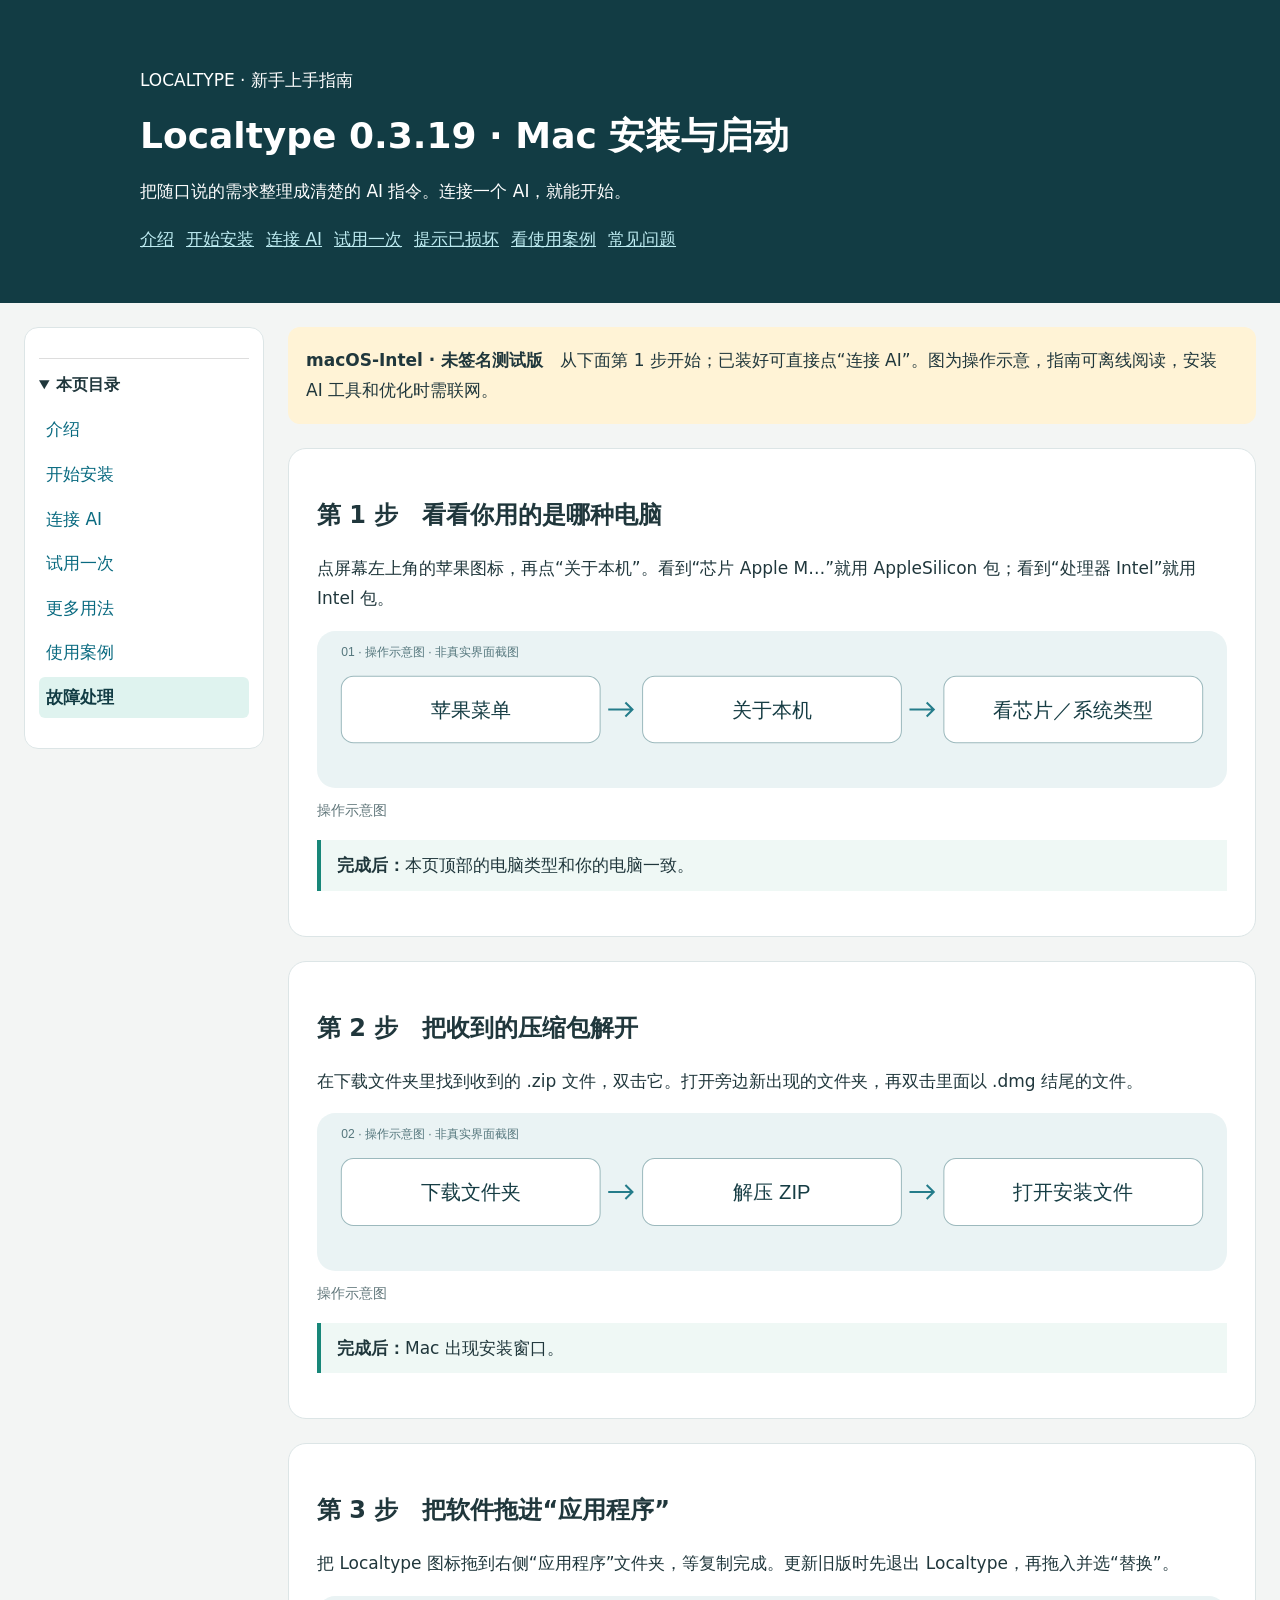
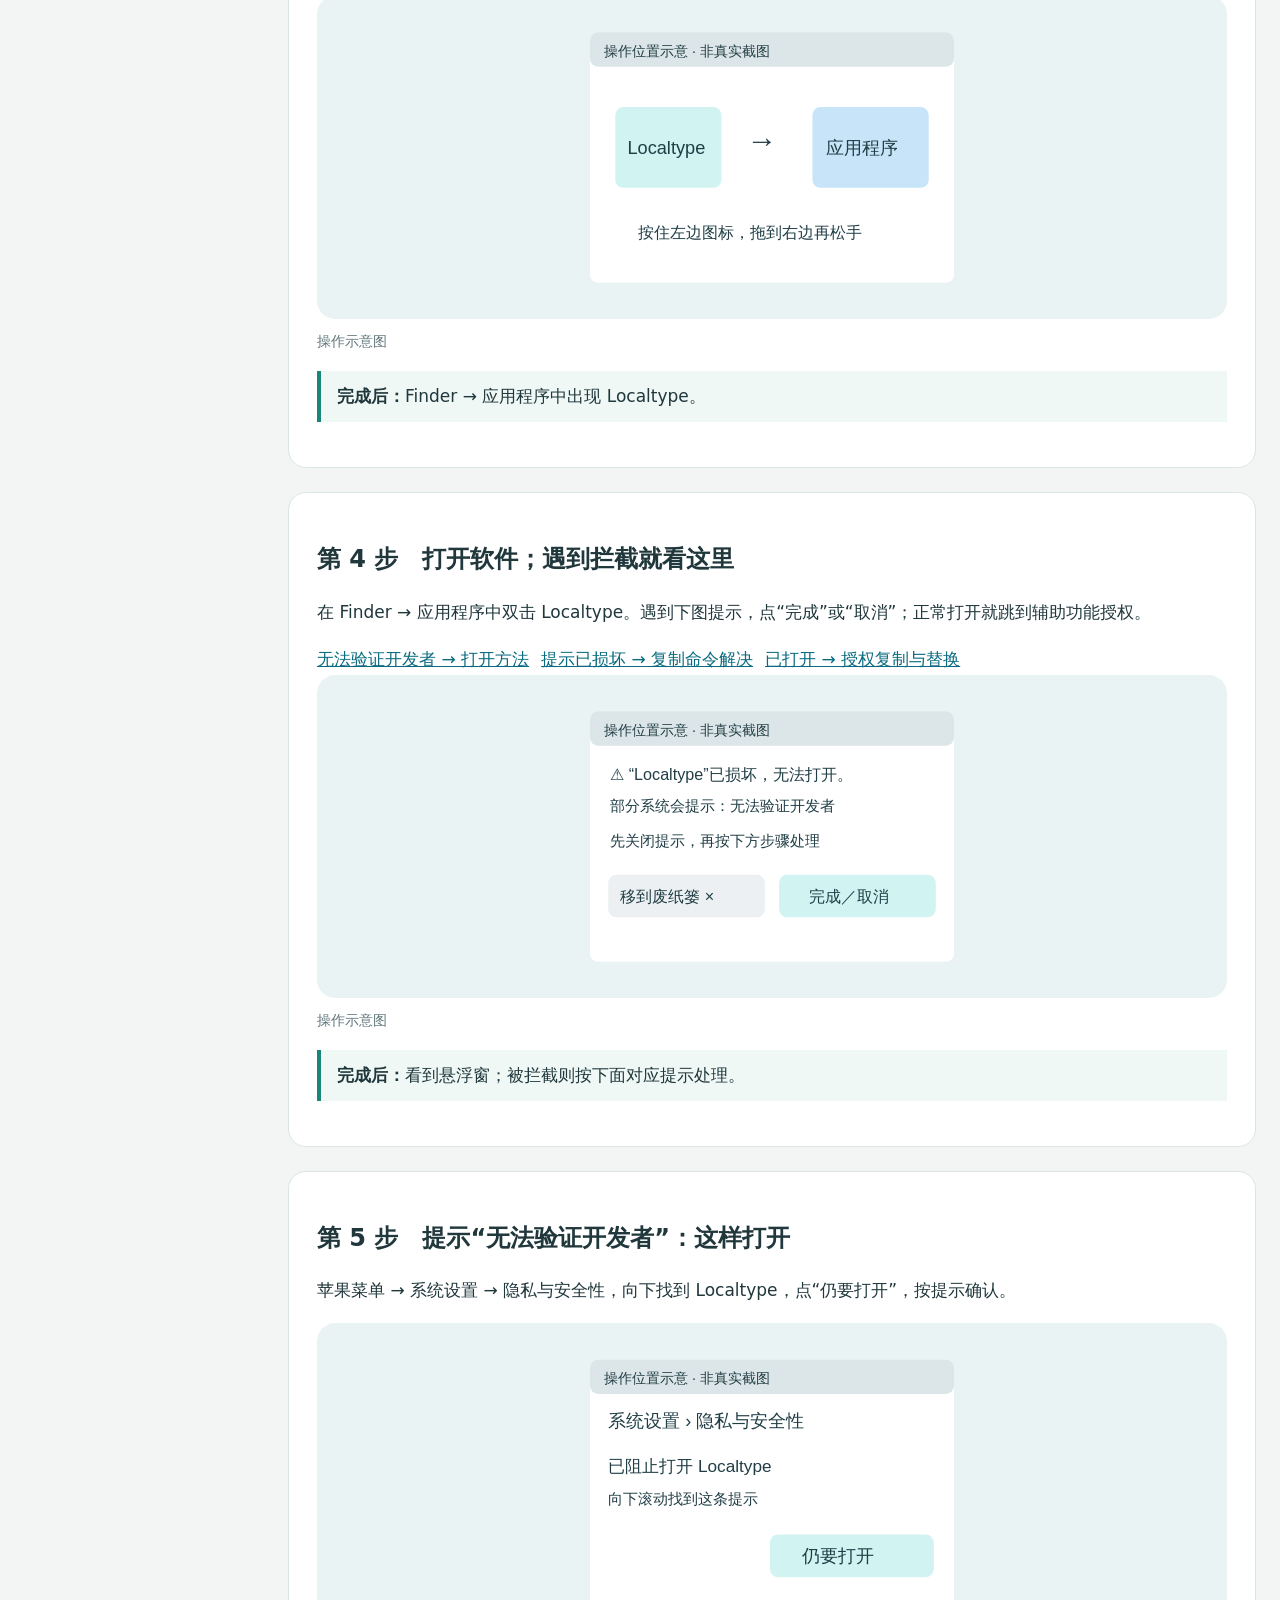
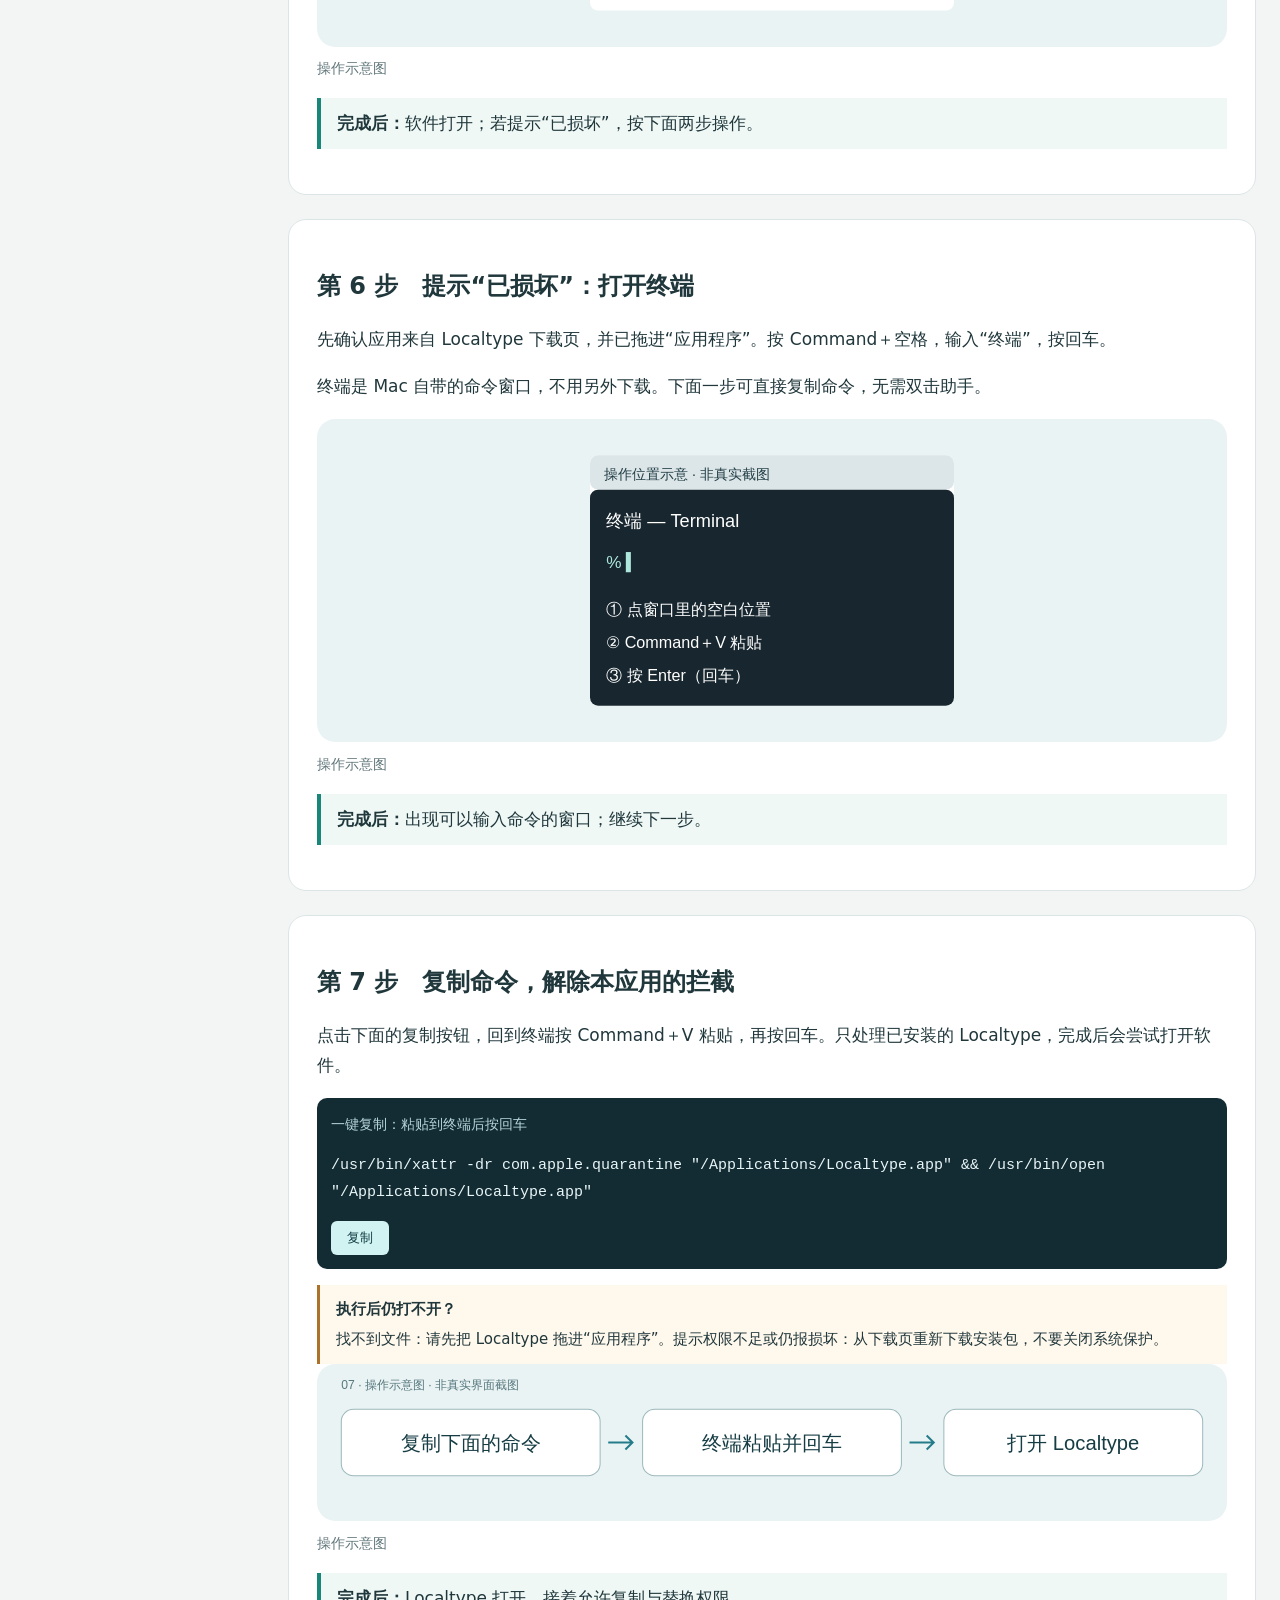
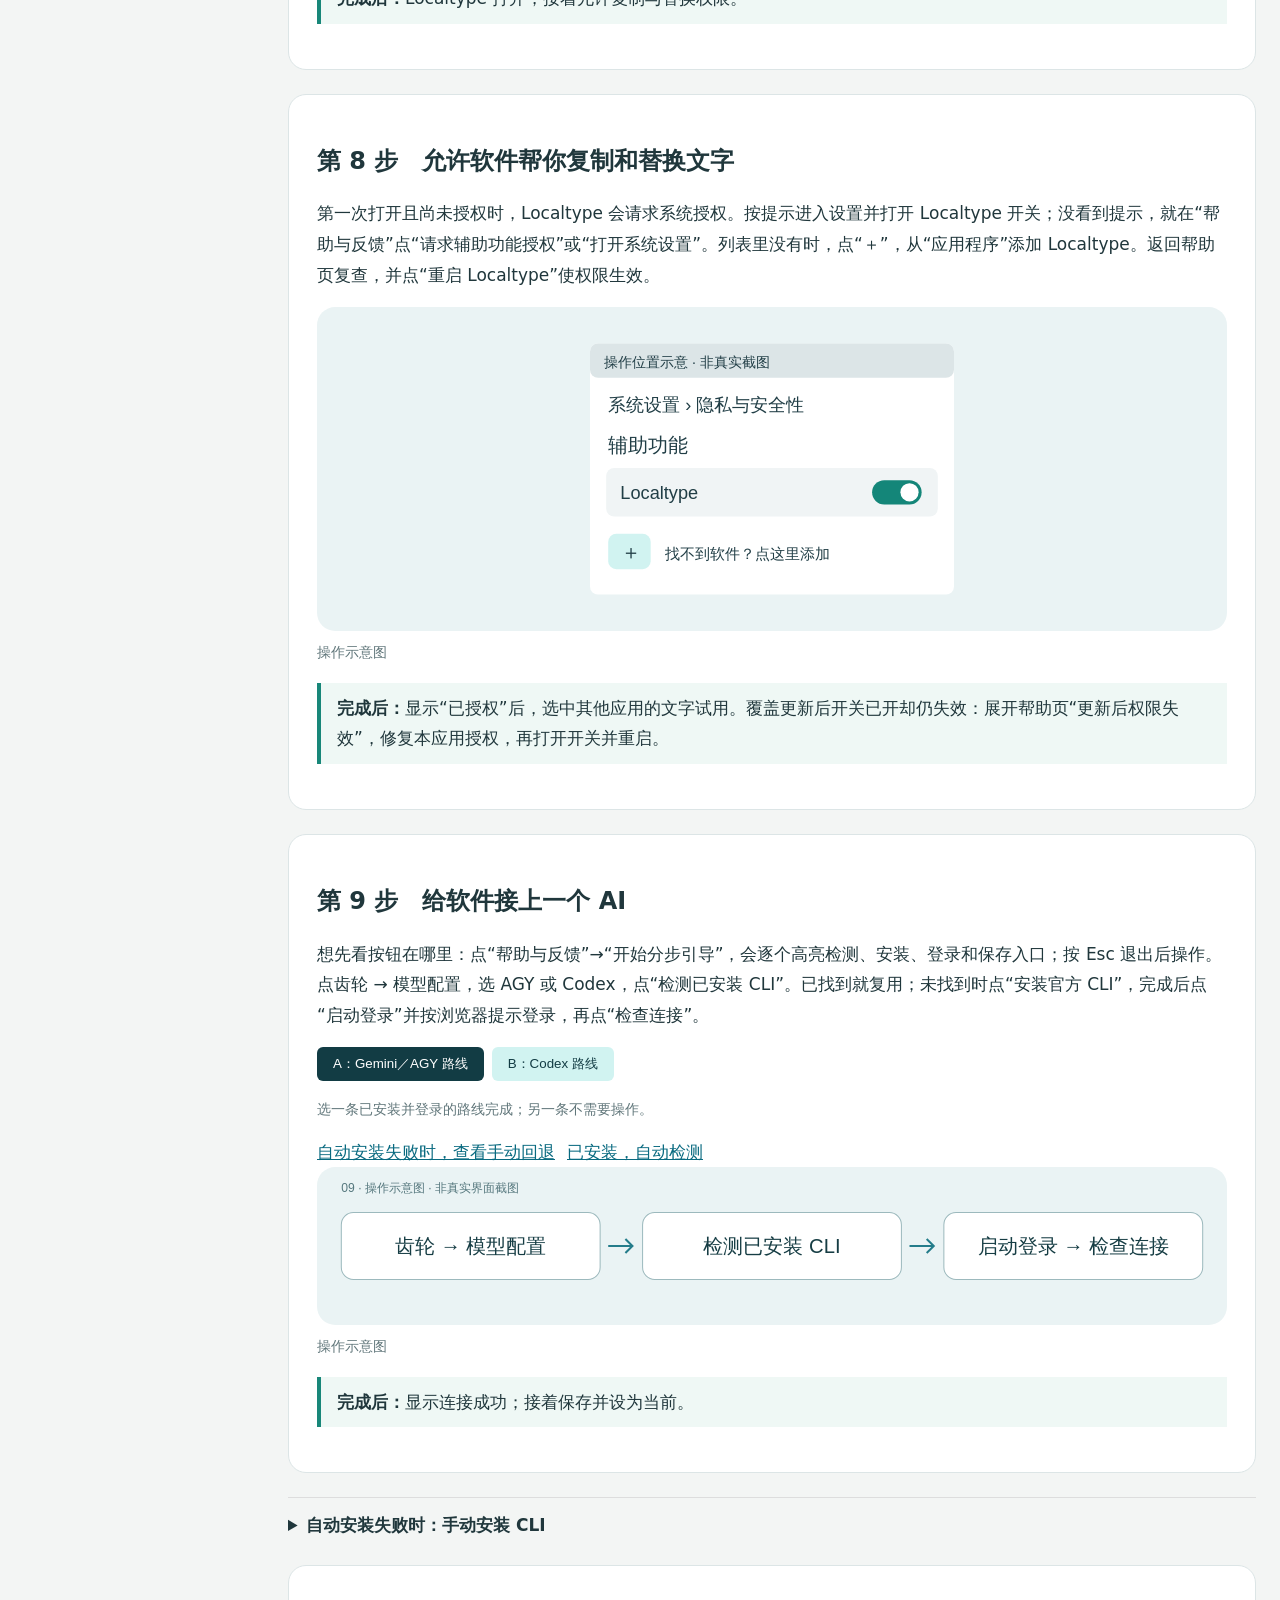
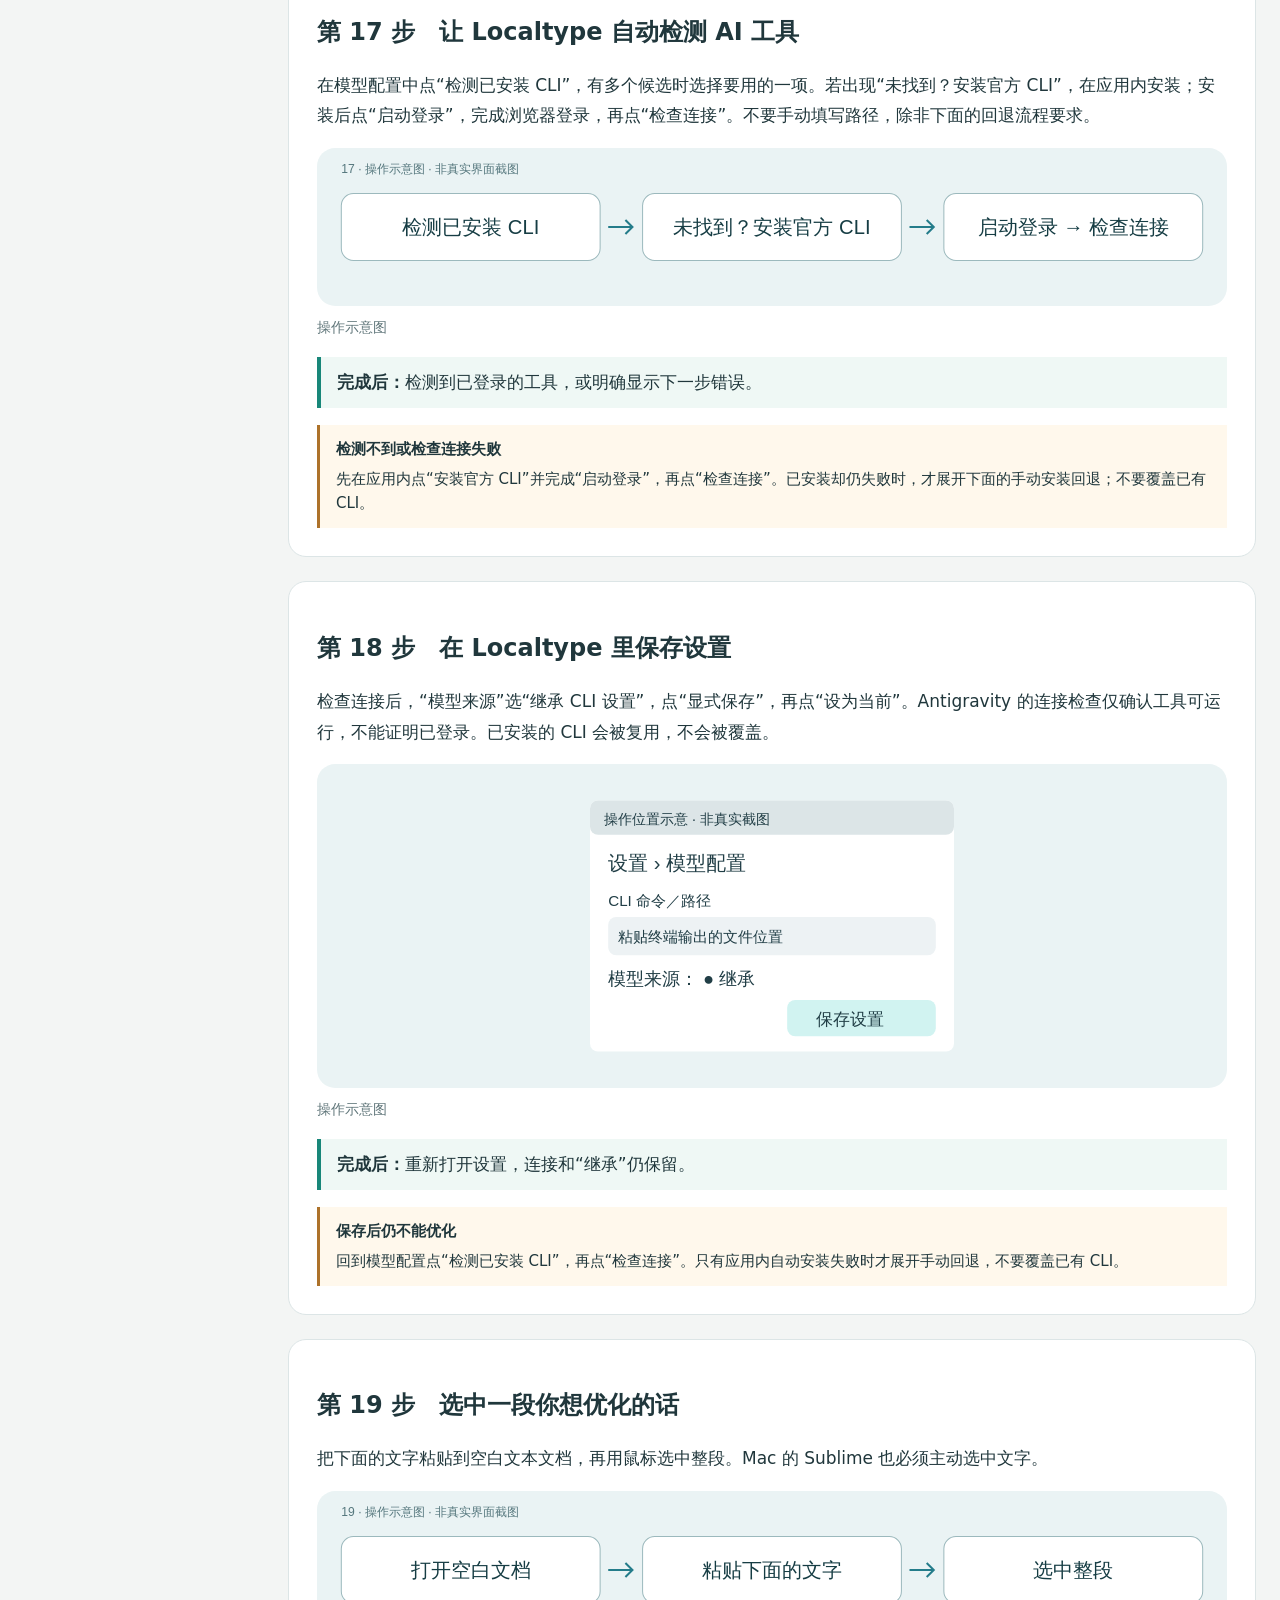
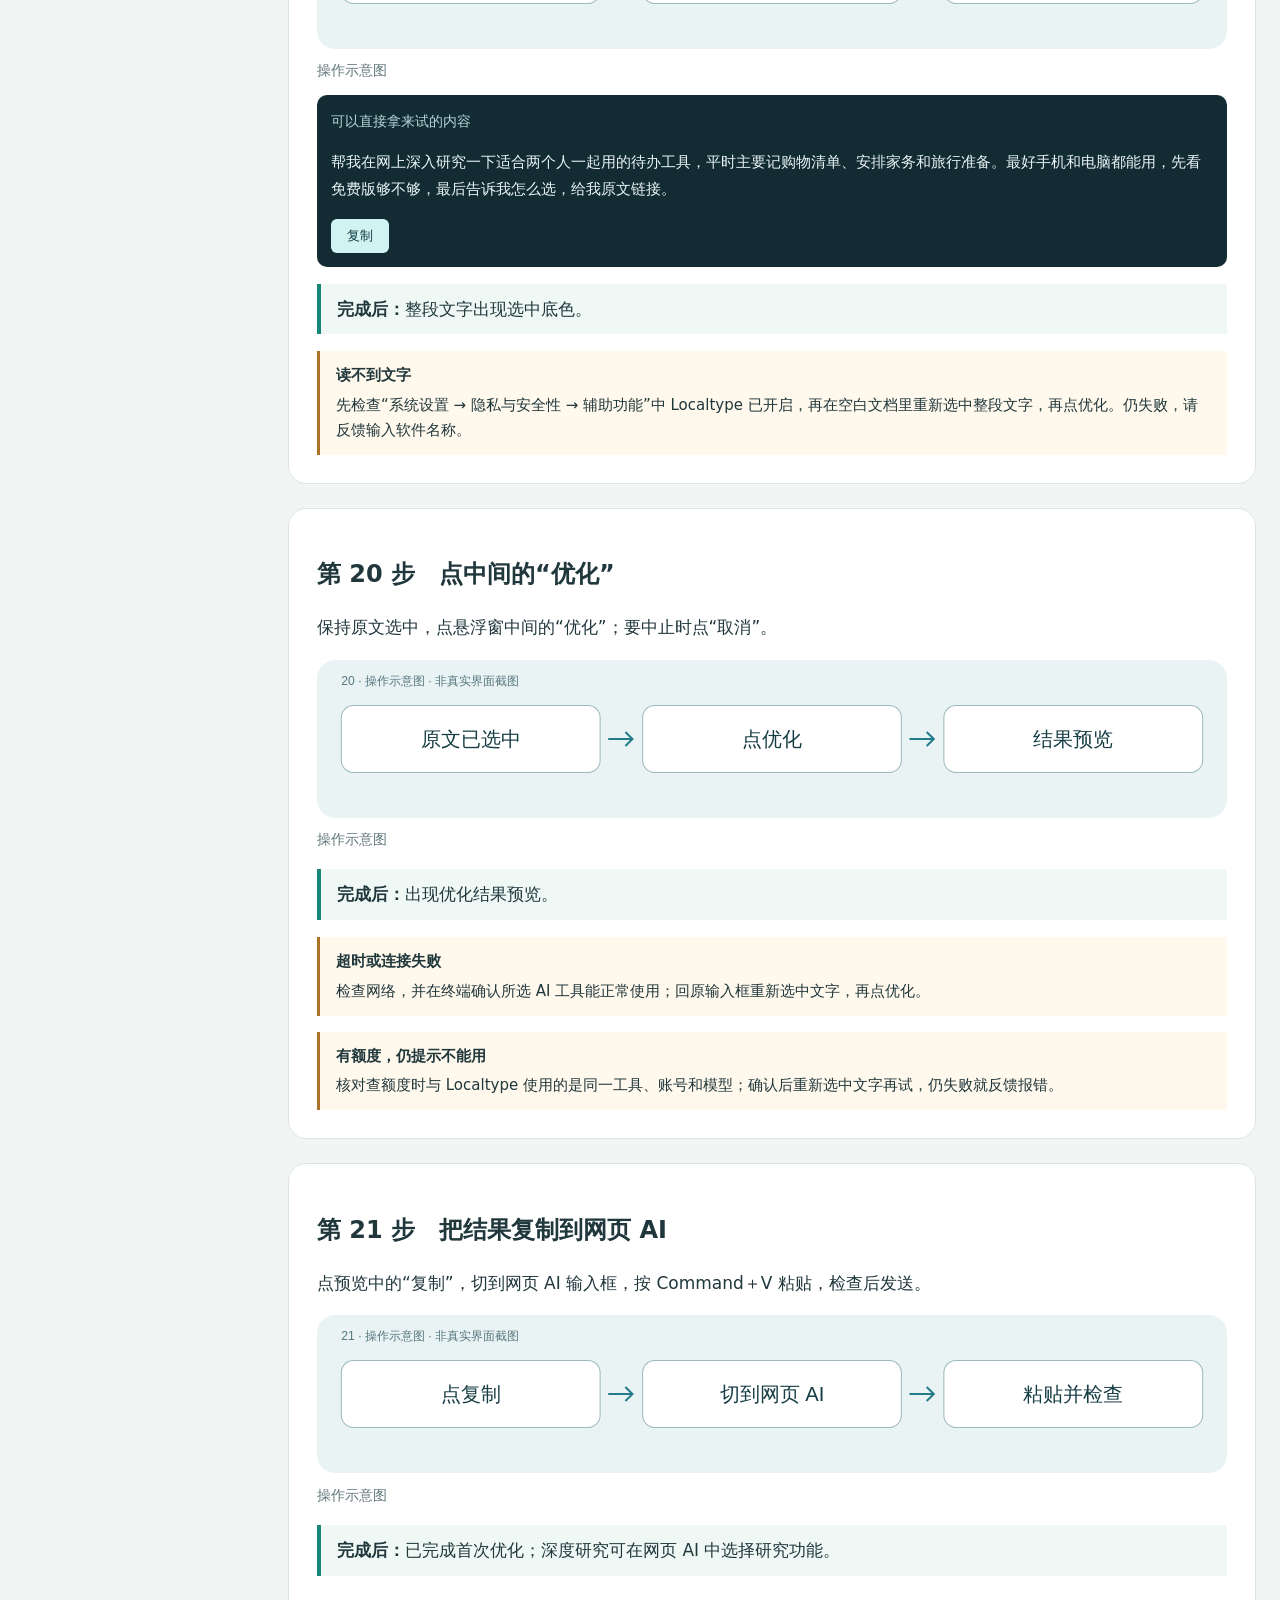
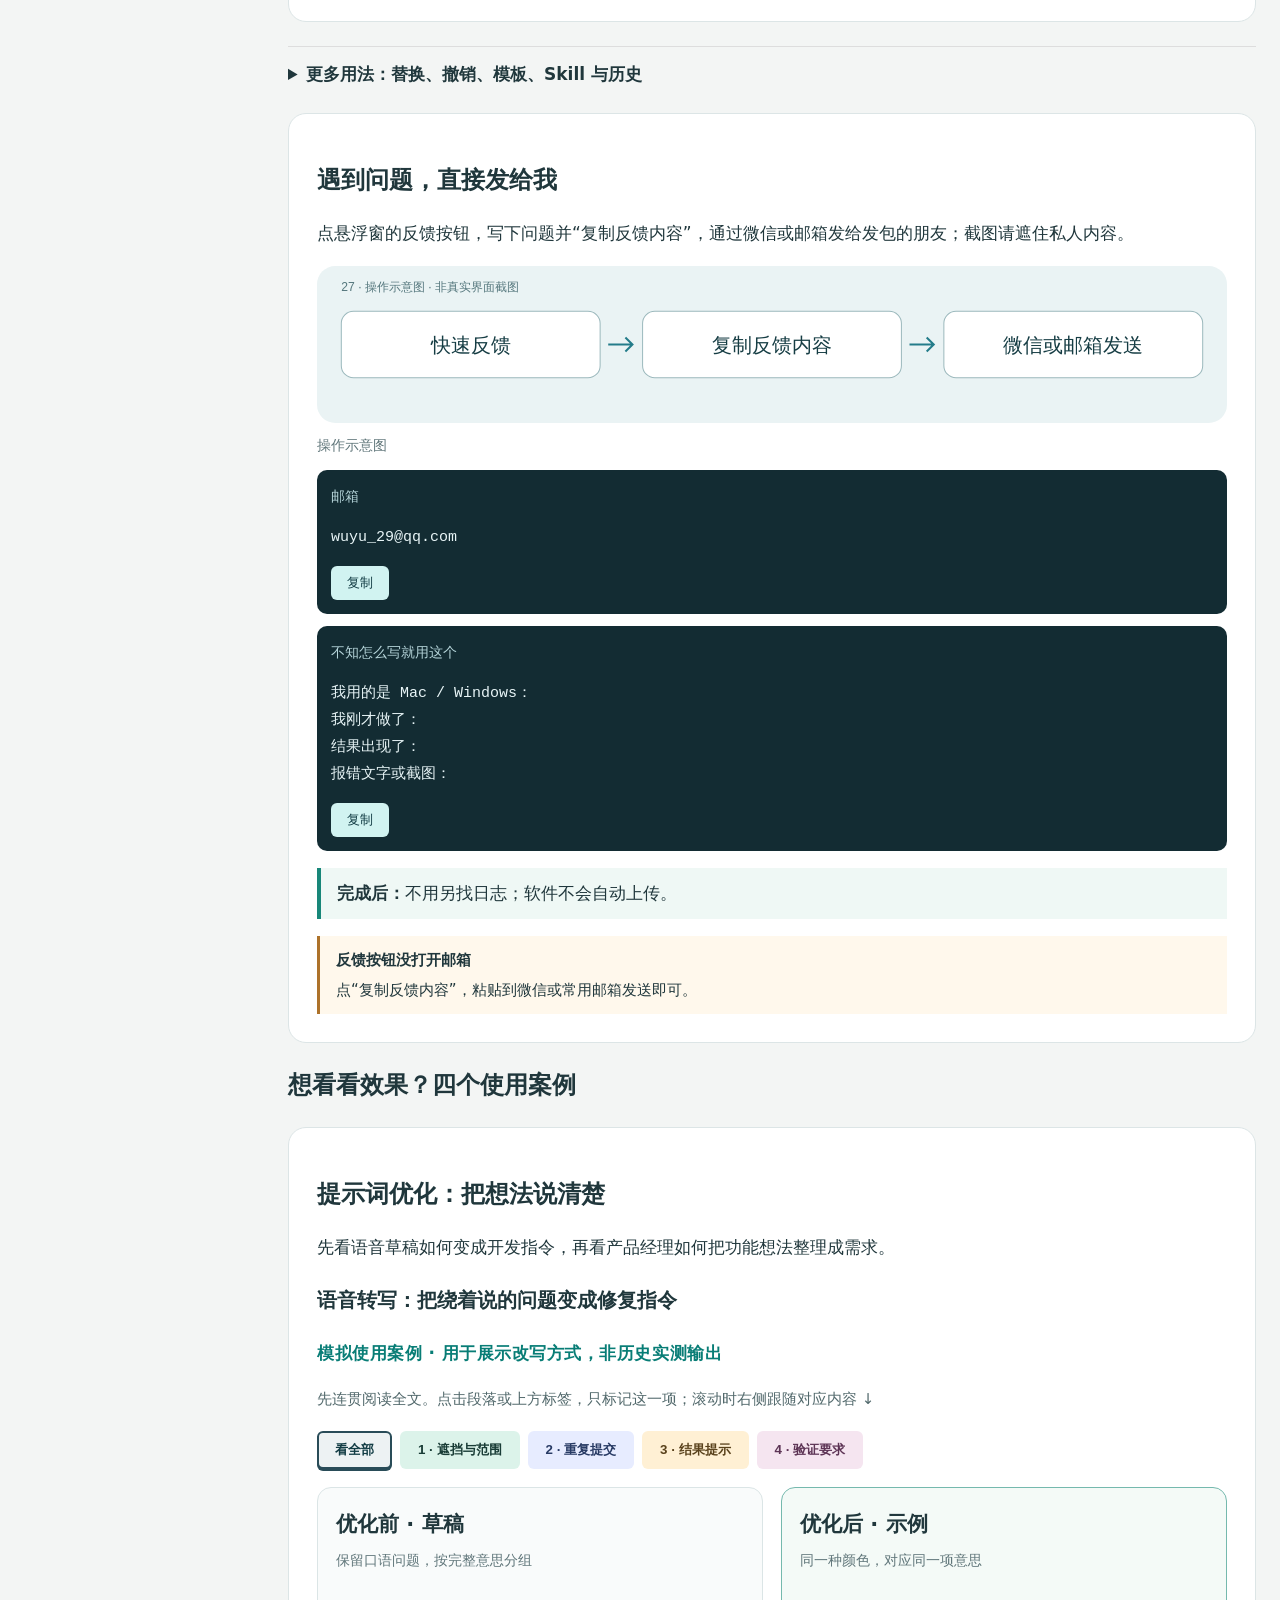
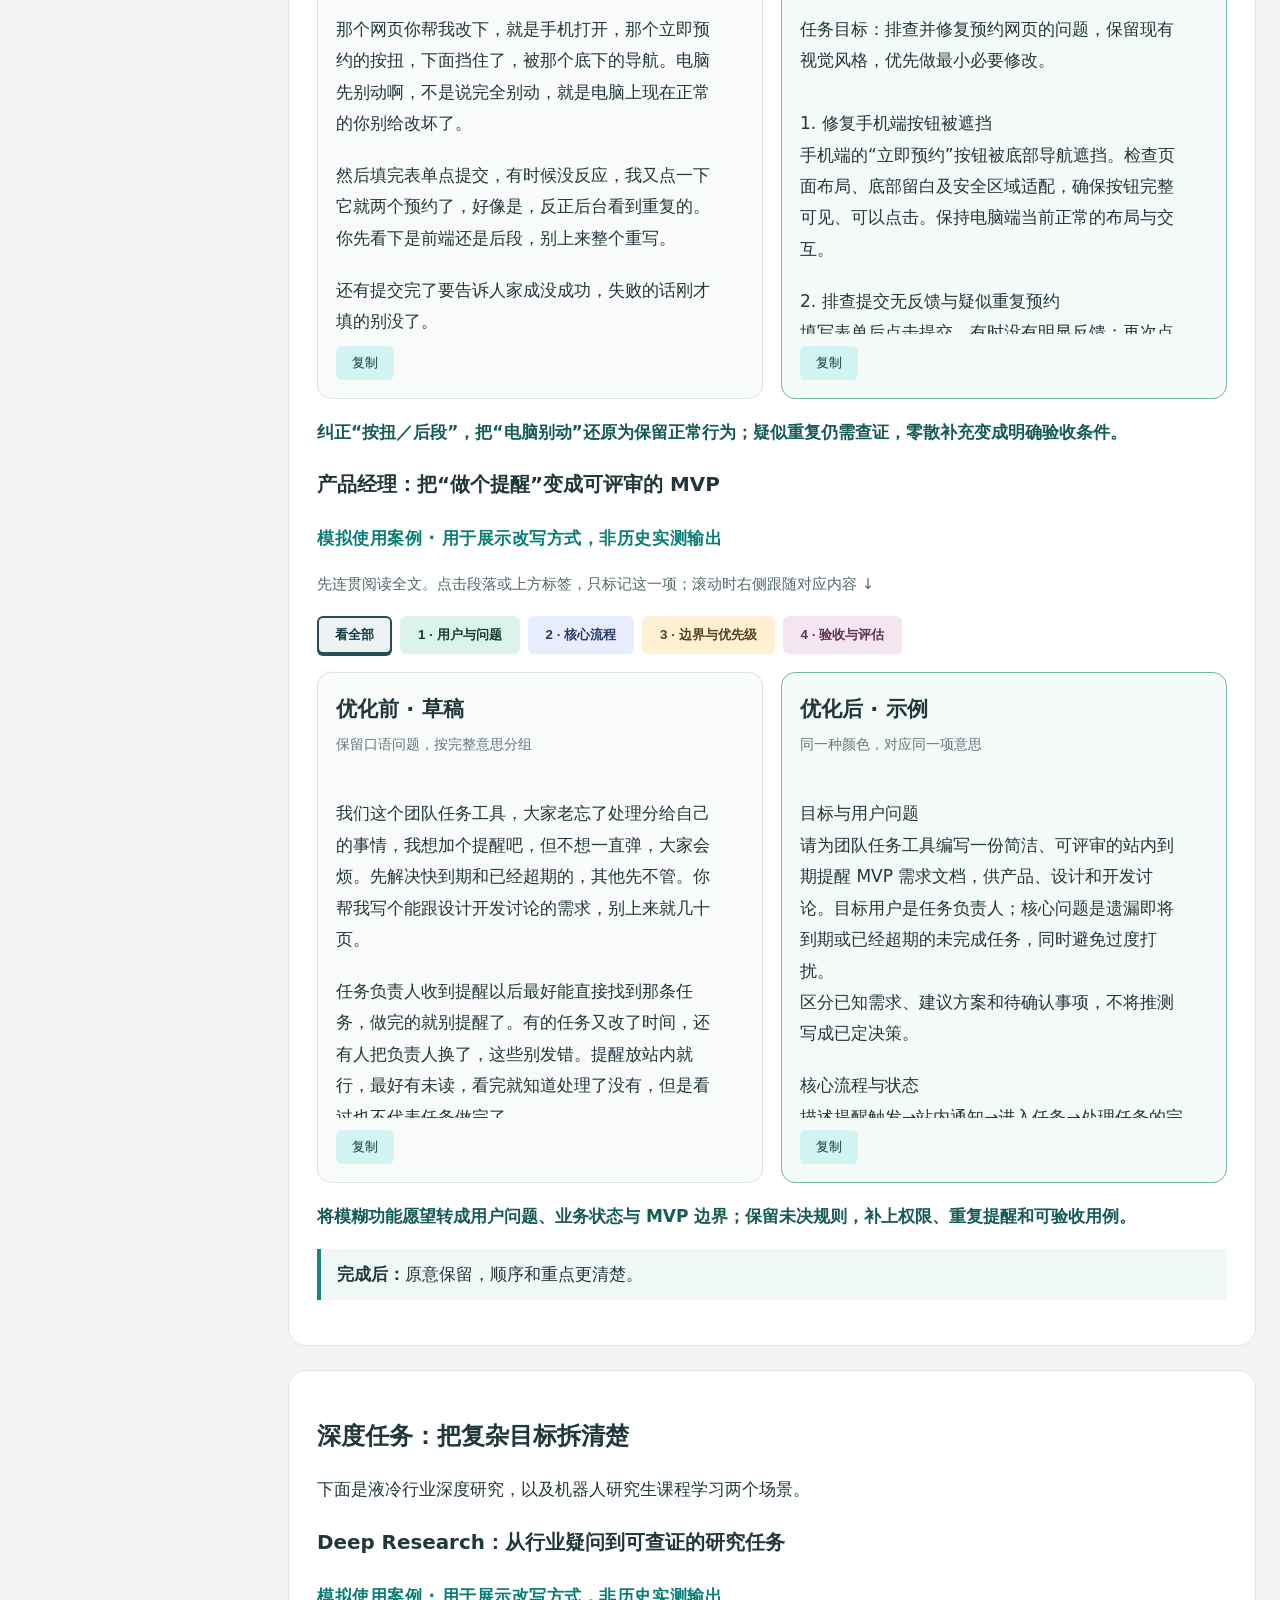
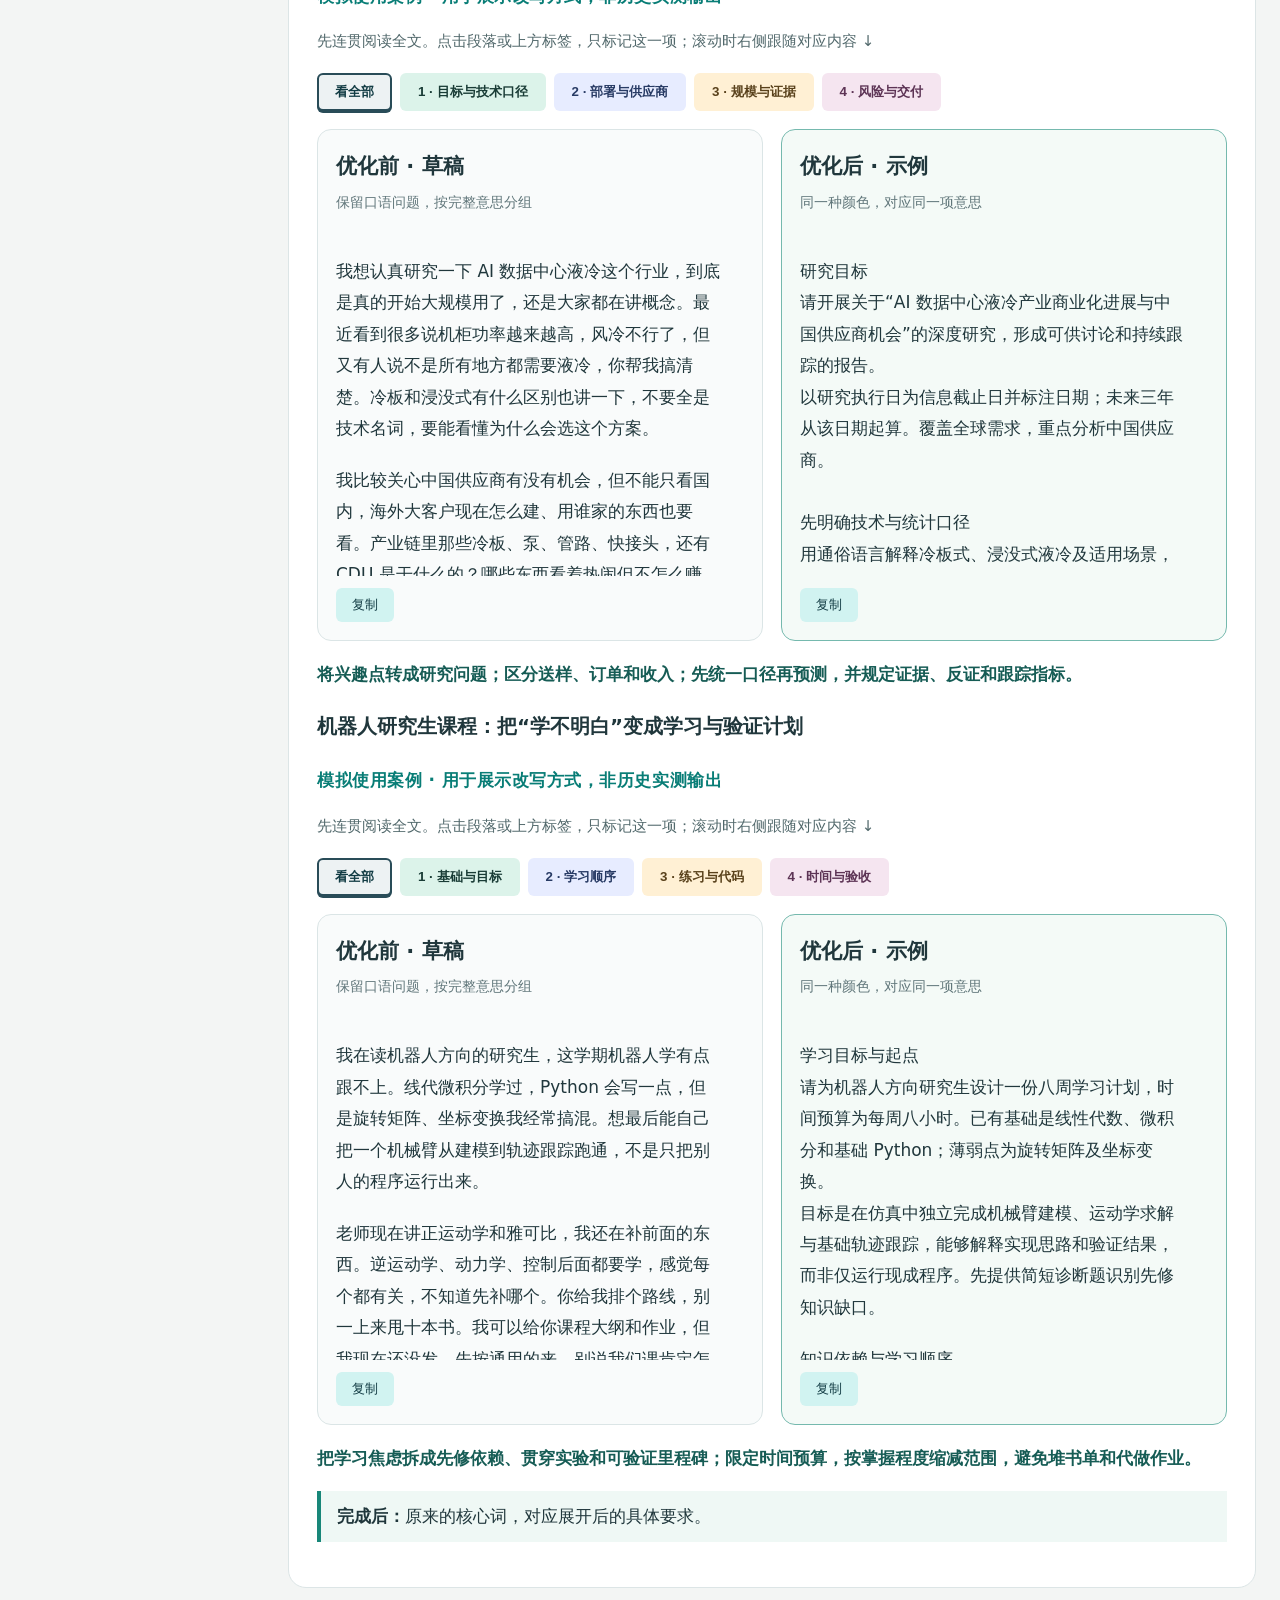
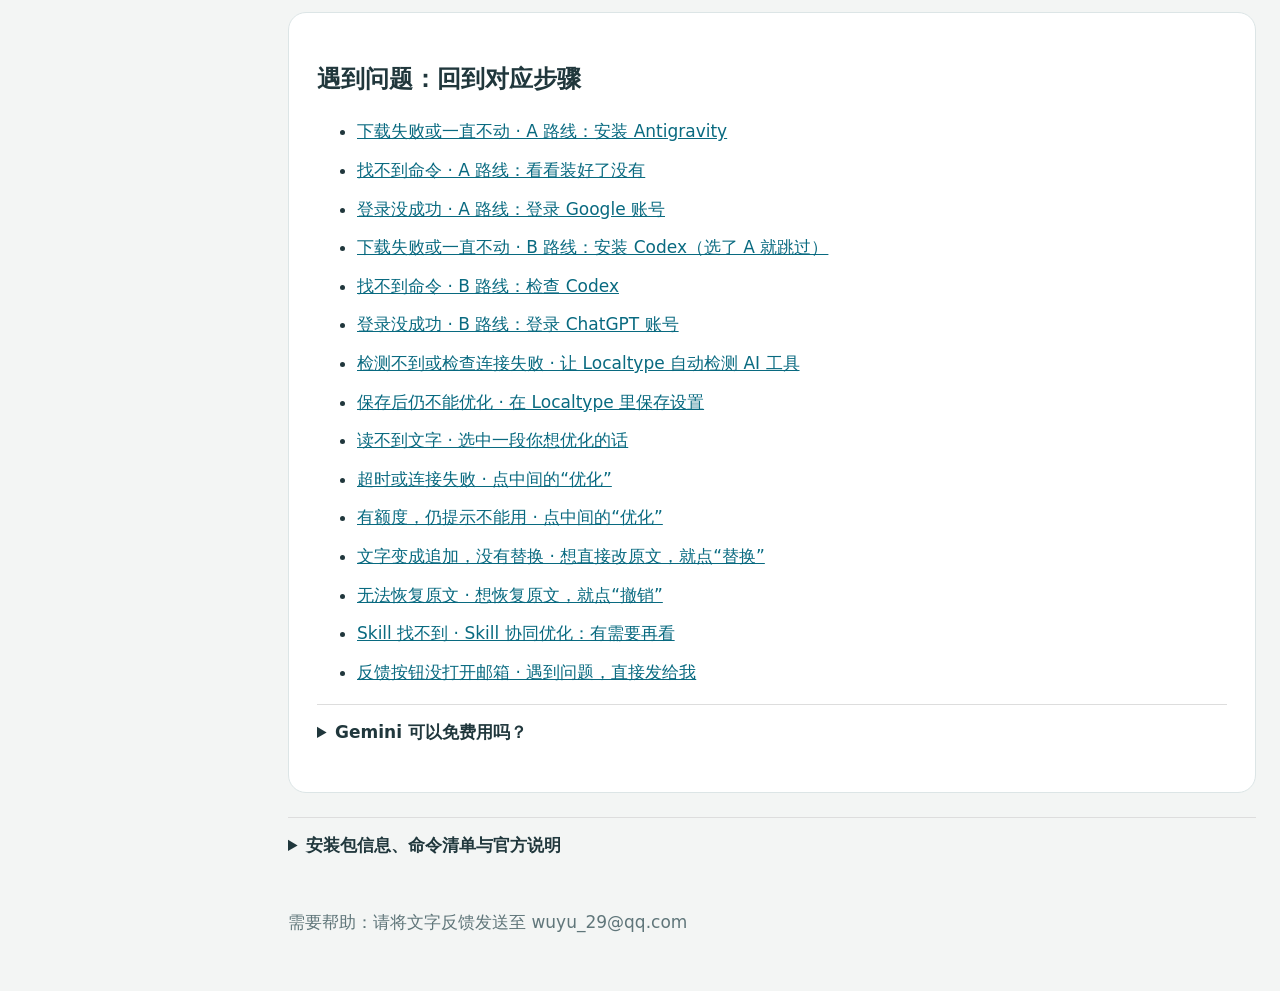
<file: guides/mac-intel/先看这里.html>
<!doctype html><html lang="zh-CN"><head><meta charset="utf-8"><meta name="viewport" content="width=device-width,initial-scale=1"><link rel="icon" href="data:,"><title>Localtype 0.3.19 · Mac 安装与启动</title><style>*{box-sizing:border-box}html{scroll-behavior:smooth}body{margin:0;background:#f3f5f4;color:#20373c;font:17px/1.8 system-ui,'Microsoft YaHei',sans-serif}header{background:#123c44;color:white;padding:48px max(24px,calc((100% - 1000px)/2))}h1{font-size:36px;line-height:1.3;margin:12px 0}h2{line-height:1.5;font-size:24px}main{max-width:1050px;margin:auto;padding:24px}nav{display:flex;gap:12px;flex-wrap:wrap}a{color:#096a80}header a{color:#bdebf1}section{background:white;padding:28px;border-radius:18px;margin:24px 0;border:1px solid #dce5e6}figure{margin:0}img{width:100%;height:auto}figcaption,.small{color:#60767a;font-size:14px}.expected{border-left:4px solid #188779;padding:10px 16px;background:#eff8f5}.command{background:#132c33;color:#e8f5f7;border-radius:10px;padding:14px;margin:12px 0}.command p{margin:0;color:#b5d4d9;font-size:14px}pre{white-space:pre-wrap;overflow-wrap:anywhere;font:15px/1.8 Consolas,monospace;user-select:text}button{background:#d1f3f1;color:#123c44;border:0;border-radius:6px;padding:8px 16px;cursor:pointer}button:focus-visible,a:focus-visible{outline:3px solid #e09b27}details{margin:16px 0;border-top:1px solid #ddd;padding-top:12px}summary{font-weight:bold;cursor:pointer}.notice{background:#fff3d6;padding:18px;border-radius:12px}li{margin:8px 0}footer{padding:30px 0;color:#60767a} @media(max-width:600px){h1{font-size:27px}main{padding:12px}section{padding:18px}header{padding:30px 20px}} @media print{button,nav{display:none}section{break-inside:avoid}body{background:white}header{color:black;background:white}}.demo-note{color:#087d76;font-weight:700;letter-spacing:.03em}.map-hint{font-size:15px;color:#52696c}.map-controls{display:flex;flex-wrap:wrap;gap:8px;margin:18px 0}.map-chip{border:2px solid transparent;background:#edf2f3;font-weight:600}.map-chip.active{border-color:#294c58;box-shadow:0 2px 0 #294c58}.compare-grid{display:grid;grid-template-columns:1fr 1fr;gap:18px}.compare-col{min-width:0;border:1px solid #dbe5e6;border-radius:14px;padding:18px;background:#f9fbfb}.compare-col.after{border-color:#75b9ae;background:#f4faf7}.compare-col h3{margin:0;font-size:21px}.compare-col>.small{margin:4px 0 14px;height:52px}.compare-scroll{height:320px;overflow-y:auto;overscroll-behavior:contain;scrollbar-gutter:stable;overflow-anchor:none;padding-right:8px;line-height:1.85;scrollbar-color:#739c9c #e4eeec}.mapped{padding:0;margin:0 0 1.2em;border:0;border-radius:0;white-space:pre-wrap;color:inherit;background:transparent;cursor:pointer}.mapped>span{box-decoration-break:clone;-webkit-box-decoration-break:clone}.mapped.matched>span{background:var(--highlight)}.mapped:focus-visible{outline:2px solid #427c88;outline-offset:3px}.compare-scroll:after{content:"";display:block;height:calc(100% - 28px)}.map-label{display:block;font-size:12px;font-weight:750;margin-bottom:5px;color:var(--ink)}.c0{--tone:#258b82;--ink:#135d57;--highlight:#dcf3ea;color:#193c36}.c1{--tone:#526dd2;--ink:#344b98;--highlight:#e7ecff;color:#283b65}.c2{--tone:#bc8327;--ink:#78500f;--highlight:#fff0d4;color:#59411b}.c3{--tone:#a65b94;--ink:#7b3e6c;--highlight:#f5e5f0;color:#5d3455}.map-chip.c0,.map-chip.c1,.map-chip.c2,.map-chip.c3{background:var(--highlight)}.mapped.c0,.mapped.c1,.mapped.c2,.mapped.c3{color:inherit}.copy-only .command{background:none;margin:12px 0 0;padding:0}.copy-only pre,.copy-only .command>p{display:none}.takeaway{font-weight:650;color:#165c55;margin:18px 0 8px}@media(max-width:700px){.compare-grid{grid-template-columns:repeat(2,minmax(280px,1fr));overflow-x:auto;gap:12px}.compare-scroll{height:300px}.compare-col{padding:14px}}@media(prefers-reduced-motion:reduce){.mapped{transition:none}html{scroll-behavior:auto}}
.step-help{margin-top:16px;padding:12px 16px;border-left:3px solid #ad722a;background:#fff8ec;font-size:15px;line-height:1.65}.step-help p{margin:5px 0 0}.step-help:target{outline:2px solid #ad722a;outline-offset:3px}
.legacy-step-anchor{display:block;position:relative;top:-12px;visibility:hidden}#manual-cli{margin-top:24px}.manual-cli-note{color:#60767a}
.guide-layout{max-width:1320px;margin:auto;display:grid;grid-template-columns:240px minmax(0,1050px);gap:24px;padding:24px}.guide-layout main{max-width:1050px;width:100%;margin:0;padding:0}.guide-toc{align-self:start;position:sticky;top:20px;background:white;border:1px solid #dce5e6;border-radius:14px;padding:14px}.guide-toc summary{font-size:16px}.guide-toc nav{display:grid;gap:4px;margin-top:10px}.guide-toc a{padding:5px 7px;border-radius:6px;text-decoration:none}.guide-toc a[aria-current="true"]{background:#dff3ef;color:#123c44;font-weight:700}.route-tabs{display:flex;flex-wrap:wrap;gap:8px;margin:16px 0}.route-tabs button[aria-pressed="true"]{background:#123c44;color:white}.route-hint,.route-noscript{font-size:14px;color:#60767a}.guide-toc a:focus-visible,.route-tabs button:focus-visible{outline:3px solid #e09b27;outline-offset:2px}body[data-guide-route="agy"] .route-codex,body[data-guide-route="codex"] .route-agy{display:none}@media(max-width:900px){.guide-layout{display:block;padding:12px}.guide-toc{position:static;margin:0 0 16px;padding:12px}}@media(max-width:600px){.guide-layout{padding:12px}}</style></head><body data-guide-route="agy"><header><p>LOCALTYPE · 新手上手指南</p><h1>Localtype 0.3.19 · Mac 安装与启动</h1><p>把随口说的需求整理成清楚的 AI 指令。连接一个 AI，就能开始。</p><nav aria-label="快速跳转"><a href="#intro">介绍</a><a href="#install-platform">开始安装</a><a href="#connect-ai">连接 AI</a><a href="#use-select-text">试用一次</a><a href="#install-damaged-diagnose">提示已损坏</a><a href="#examples">看使用案例</a><a href="#trouble">常见问题</a></nav></header><div class="guide-layout"><aside class="guide-toc"><details><summary>本页目录</summary><nav aria-label="指南目录"><a href="#intro">介绍</a><a href="#install-platform">开始安装</a><a href="#connect-ai">连接 AI</a><a href="#use-select-text">试用一次</a><a href="#more-usage">更多用法</a><a href="#examples">使用案例</a><a href="#trouble">故障处理</a></nav></details></aside><main><div class="notice" id="intro" tabindex="-1"><strong>macOS-Intel · 未签名测试版</strong>　从下面第 1 步开始；已装好可直接点“连接 AI”。图为操作示意，指南可离线阅读，安装 AI 工具和优化时需联网。</div><a id="step-3" class="legacy-step-anchor" data-step-target="install-platform" aria-hidden="true"></a><section id="install-platform" class="guide-step"><h2>第 1 步　看看你用的是哪种电脑</h2><p>点屏幕左上角的苹果图标，再点“关于本机”。看到“芯片 Apple M…”就用 AppleSilicon 包；看到“处理器 Intel”就用 Intel 包。</p><figure><picture><source media="(max-width:600px)" srcset="[data-uri]"><img src="[data-uri]" alt="苹果菜单 → 关于本机 → 看芯片／系统类型"></picture><figcaption>操作示意图</figcaption></figure><p class="expected"><strong>完成后：</strong>本页顶部的电脑类型和你的电脑一致。</p></section><a id="step-4" class="legacy-step-anchor" data-step-target="install-unpack" aria-hidden="true"></a><section id="install-unpack" class="guide-step"><h2>第 2 步　把收到的压缩包解开</h2><p>在下载文件夹里找到收到的 .zip 文件，双击它。打开旁边新出现的文件夹，再双击里面以 .dmg 结尾的文件。</p><figure><picture><source media="(max-width:600px)" srcset="[data-uri]"><img src="[data-uri]" alt="下载文件夹 → 解压 ZIP → 打开安装文件"></picture><figcaption>操作示意图</figcaption></figure><p class="expected"><strong>完成后：</strong>Mac 出现安装窗口。</p></section><a id="step-5" class="legacy-step-anchor" data-step-target="install-copy-app" aria-hidden="true"></a><section id="install-copy-app" class="guide-step"><h2>第 3 步　把软件拖进“应用程序”</h2><p>把 Localtype 图标拖到右侧“应用程序”文件夹，等复制完成。更新旧版时先退出 Localtype，再拖入并选“替换”。</p><figure><picture><source media="(max-width:600px)" srcset="[data-uri]"><img src="[data-uri]" alt="Localtype 图标 → 按住并拖过去 → 应用程序"></picture><figcaption>操作示意图</figcaption></figure><p class="expected"><strong>完成后：</strong>Finder → 应用程序中出现 Localtype。</p></section><a id="step-6" class="legacy-step-anchor" data-step-target="install-open-app" aria-hidden="true"></a><section id="install-open-app" class="guide-step"><h2>第 4 步　打开软件；遇到拦截就看这里</h2><p>在 Finder → 应用程序中双击 Localtype。遇到下图提示，点“完成”或“取消”；正常打开就跳到辅助功能授权。</p><nav aria-label="按报错选择解决方法"><a href="#install-security-approval">无法验证开发者 → 打开方法</a><a href="#install-damaged-diagnose">提示已损坏 → 复制命令解决</a><a href="#permission-accessibility">已打开 → 授权复制与替换</a></nav><figure><picture><source media="(max-width:600px)" srcset="[data-uri]"><img src="[data-uri]" alt="无法验证开发者 → Localtype 已损坏 → 先点完成／取消"></picture><figcaption>操作示意图</figcaption></figure><p class="expected"><strong>完成后：</strong>看到悬浮窗；被拦截则按下面对应提示处理。</p></section><a id="step-7" class="legacy-step-anchor" data-step-target="install-security-approval" aria-hidden="true"></a><section id="install-security-approval" class="guide-step"><h2>第 5 步　提示“无法验证开发者”：这样打开</h2><p>苹果菜单 → 系统设置 → 隐私与安全性，向下找到 Localtype，点“仍要打开”，按提示确认。</p><figure><picture><source media="(max-width:600px)" srcset="[data-uri]"><img src="[data-uri]" alt="隐私与安全性 → 找到 Localtype → 仍要打开"></picture><figcaption>操作示意图</figcaption></figure><p class="expected"><strong>完成后：</strong>软件打开；若提示“已损坏”，按下面两步操作。</p></section><a id="step-8" class="legacy-step-anchor" data-step-target="install-damaged-diagnose" aria-hidden="true"></a><section id="install-damaged-diagnose" class="guide-step"><h2>第 6 步　提示“已损坏”：打开终端</h2><p>先确认应用来自 Localtype 下载页，并已拖进“应用程序”。按 Command＋空格，输入“终端”，按回车。</p><p>终端是 Mac 自带的命令窗口，不用另外下载。下面一步可直接复制命令，无需双击助手。</p><figure><picture><source media="(max-width:600px)" srcset="[data-uri]"><img src="[data-uri]" alt="Command＋空格 → 搜索终端 → 按回车打开"></picture><figcaption>操作示意图</figcaption></figure><p class="expected"><strong>完成后：</strong>出现可以输入命令的窗口；继续下一步。</p></section><a id="step-9" class="legacy-step-anchor" data-step-target="install-quarantine-repair" aria-hidden="true"></a><section id="install-quarantine-repair" class="guide-step"><h2>第 7 步　复制命令，解除本应用的拦截</h2><p>点击下面的复制按钮，回到终端按 Command＋V 粘贴，再按回车。只处理已安装的 Localtype，完成后会尝试打开软件。</p><div class="command"><p>一键复制：粘贴到终端后按回车</p><pre>/usr/bin/xattr -dr com.apple.quarantine &quot;/Applications/Localtype.app&quot; &amp;&amp; /usr/bin/open &quot;/Applications/Localtype.app&quot;</pre><button type="button">复制</button></div><aside class="step-help"><strong>执行后仍打不开？</strong><p>找不到文件：请先把 Localtype 拖进“应用程序”。提示权限不足或仍报损坏：从下载页重新下载安装包，不要关闭系统保护。</p></aside><figure><picture><source media="(max-width:600px)" srcset="[data-uri]"><img src="[data-uri]" alt="复制下面的命令 → 终端粘贴并回车 → 打开 Localtype"></picture><figcaption>操作示意图</figcaption></figure><p class="expected"><strong>完成后：</strong>Localtype 打开，接着允许复制与替换权限。</p></section><a id="step-10" class="legacy-step-anchor" data-step-target="permission-accessibility" aria-hidden="true"></a><section id="permission-accessibility" class="guide-step"><h2>第 8 步　允许软件帮你复制和替换文字</h2><p>第一次打开且尚未授权时，Localtype 会请求系统授权。按提示进入设置并打开 Localtype 开关；没看到提示，就在“帮助与反馈”点“请求辅助功能授权”或“打开系统设置”。列表里没有时，点“＋”，从“应用程序”添加 Localtype。返回帮助页复查，并点“重启 Localtype”使权限生效。</p><figure><picture><source media="(max-width:600px)" srcset="[data-uri]"><img src="[data-uri]" alt="系统授权提示 → 打开 Localtype 开关 → 返回应用复查并重启"></picture><figcaption>操作示意图</figcaption></figure><p class="expected"><strong>完成后：</strong>显示“已授权”后，选中其他应用的文字试用。覆盖更新后开关已开却仍失效：展开帮助页“更新后权限失效”，修复本应用授权，再打开开关并重启。</p></section><a id="step-11" class="legacy-step-anchor" data-step-target="connect-ai" aria-hidden="true"></a><section id="connect-ai" class="guide-step"><h2>第 9 步　给软件接上一个 AI</h2><p>想先看按钮在哪里：点“帮助与反馈”→“开始分步引导”，会逐个高亮检测、安装、登录和保存入口；按 Esc 退出后操作。点齿轮 → 模型配置，选 AGY 或 Codex，点“检测已安装 CLI”。已找到就复用；未找到时点“安装官方 CLI”，完成后点“启动登录”并按浏览器提示登录，再点“检查连接”。</p><div class="route-tabs" role="group" aria-label="选择 AI 路线"><button type="button" data-guide-route="agy" aria-pressed="true">A：Gemini／AGY 路线</button><button type="button" data-guide-route="codex" aria-pressed="false">B：Codex 路线</button></div><p class="route-hint">选一条已安装并登录的路线完成；另一条不需要操作。</p><noscript><p class="route-noscript">两条路线都显示，请只按其中一条完成。</p></noscript><nav aria-label="AI 安装路线"><a href="#manual-cli">自动安装失败时，查看手动回退</a><a href="#connect-cli-path">已安装，自动检测</a></nav><figure><picture><source media="(max-width:600px)" srcset="[data-uri]"><img src="[data-uri]" alt="齿轮 → 模型配置 → 检测已安装 CLI → 启动登录 → 检查连接"></picture><figcaption>操作示意图</figcaption></figure><p class="expected"><strong>完成后：</strong>显示连接成功；接着保存并设为当前。</p></section><details id="manual-cli"><summary>自动安装失败时：手动安装 CLI</summary><p>先在应用内完成“检测已安装 CLI”→“安装官方 CLI”→“启动登录”→“检查连接”。只有自动安装失败时才展开这里；已安装的 CLI 直接复用，不要覆盖。网页指南只能展示命令，不能自动执行命令。</p><a id="step-12" class="legacy-step-anchor" data-step-target="cli-terminal" aria-hidden="true"></a><section id="cli-terminal" class="guide-step"><h2>第 10 步　打开一个输入命令的窗口</h2><p>按 Command＋空格，搜索“终端”并回车。</p><p class="expected"><strong>完成后：</strong>已打开用于手动 CLI 操作的窗口。</p></section><a id="step-13" class="legacy-step-anchor" data-step-target="agy-install" aria-hidden="true"></a><section id="agy-install" class="guide-step route-agy"><h2>第 11 步　A 路线：安装 Antigravity</h2><p>运行下面的命令，安装完成后关闭并重开终端。</p><p><a href="#cli-terminal">还没打开终端？先看怎么打开 →</a></p><figure><picture><source media="(max-width:600px)" srcset="[data-uri]"><img src="[data-uri]" alt="复制命令 → 等待安装 → 重开终端"></picture><figcaption>操作示意图</figcaption></figure><div class="command"><p>Mac 命令</p><pre>curl -fsSL https://antigravity.google/cli/install.sh | bash</pre><button type="button">复制</button></div><p class="expected"><strong>完成后：</strong>安装结束，可继续检查版本。</p><aside class="step-help" id="help-13-1"><strong>下载失败或一直不动</strong><p>检查网络后，重新运行本步命令；完成后重开终端，再做下一步版本检查。</p></aside></section><a id="step-14" class="legacy-step-anchor" data-step-target="agy-version" aria-hidden="true"></a><section id="agy-version" class="guide-step route-agy"><h2>第 12 步　A 路线：看看装好了没有</h2><p>在新终端运行下面的命令。</p><figure><picture><source media="(max-width:600px)" srcset="[data-uri]"><img src="[data-uri]" alt="新终端 → 输入版本命令 → 看到版本号"></picture><figcaption>操作示意图</figcaption></figure><div class="command"><p>检查是否安装成功</p><pre>agy --version</pre><button type="button">复制</button></div><p class="expected"><strong>完成后：</strong>显示版本号。</p><aside class="step-help" id="help-14-1"><strong>找不到命令</strong><p>关闭并重开终端，再运行本步命令；仍找不到，就返回所选路线的安装步骤。看到版本号后再登录。</p></aside></section><a id="step-15" class="legacy-step-anchor" data-step-target="agy-login" aria-hidden="true"></a><section id="agy-login" class="guide-step route-agy"><h2>第 13 步　A 路线：登录 Google 账号</h2><p>运行 agy，按提示在浏览器登录 Google 账号，再回到终端；完成后跳过 B 路线。</p><p><a href="#connect-cli-path">A 路线完成，回到应用检查连接 →</a></p><figure><picture><source media="(max-width:600px)" srcset="[data-uri]"><img src="[data-uri]" alt="输入 agy → 浏览器登录 → 回到终端"></picture><figcaption>操作示意图</figcaption></figure><div class="command"><p>开始登录</p><pre>agy</pre><button type="button">复制</button></div><p class="expected"><strong>完成后：</strong>进入 Antigravity 界面或显示登录成功。仅安装桌面应用不等于装好 CLI。</p><aside class="step-help" id="help-15-1"><strong>登录没成功</strong><p>检查网络，再运行本步登录命令。成功后继续查询工具位置；仍失败，请复制报错反馈，不要发送密码或登录文件。</p></aside></section><a id="step-16" class="legacy-step-anchor" data-step-target="codex-install" aria-hidden="true"></a><section id="codex-install" class="guide-step route-codex"><h2>第 14 步　B 路线：安装 Codex（选了 A 就跳过）</h2><p>把下面的命令粘贴到终端并回车，安装完成后关闭并重开终端。</p><p><a href="#cli-terminal">还没打开终端？先看怎么打开 →</a></p><figure><picture><source media="(max-width:600px)" srcset="[data-uri]"><img src="[data-uri]" alt="复制命令 → 等待安装 → 重开终端"></picture><figcaption>操作示意图</figcaption></figure><div class="command"><p>Mac 命令</p><pre>curl -fsSL https://chatgpt.com/codex/install.sh | sh</pre><button type="button">复制</button></div><p class="expected"><strong>完成后：</strong>安装结束，没有失败提示。</p><aside class="step-help" id="help-16-1"><strong>下载失败或一直不动</strong><p>检查网络后，重新运行本步命令；完成后重开终端，再做下一步版本检查。</p></aside></section><a id="step-17" class="legacy-step-anchor" data-step-target="codex-version" aria-hidden="true"></a><section id="codex-version" class="guide-step route-codex"><h2>第 15 步　B 路线：检查 Codex</h2><p>在新终端运行下面的命令。</p><figure><picture><source media="(max-width:600px)" srcset="[data-uri]"><img src="[data-uri]" alt="新终端 → 检查版本 → 看到版本号"></picture><figcaption>操作示意图</figcaption></figure><div class="command"><p>检查是否安装成功</p><pre>codex --version</pre><button type="button">复制</button></div><p class="expected"><strong>完成后：</strong>显示 Codex 版本号。</p><aside class="step-help" id="help-17-1"><strong>找不到命令</strong><p>关闭并重开终端，再运行本步命令；仍找不到，就返回所选路线的安装步骤。看到版本号后再登录。</p></aside></section><a id="step-18" class="legacy-step-anchor" data-step-target="codex-login" aria-hidden="true"></a><section id="codex-login" class="guide-step route-codex"><h2>第 16 步　B 路线：登录 ChatGPT 账号</h2><p>先运行“开始登录”，在浏览器登录 ChatGPT 账号；回来后运行“检查登录”。</p><figure><picture><source media="(max-width:600px)" srcset="[data-uri]"><img src="[data-uri]" alt="开始登录 → 浏览器确认 → 检查登录"></picture><figcaption>操作示意图</figcaption></figure><div class="command"><p>开始登录</p><pre>codex login</pre><button type="button">复制</button></div><div class="command"><p>检查登录</p><pre>codex login status</pre><button type="button">复制</button></div><p class="expected"><strong>完成后：</strong>显示已登录。</p><aside class="step-help" id="help-18-1"><strong>登录没成功</strong><p>检查网络，再运行本步登录命令。成功后继续查询工具位置；仍失败，请复制报错反馈，不要发送密码或登录文件。</p></aside></section></details><a id="step-19" class="legacy-step-anchor" data-step-target="connect-cli-path" aria-hidden="true"></a><section id="connect-cli-path" class="guide-step"><h2>第 17 步　让 Localtype 自动检测 AI 工具</h2><p>在模型配置中点“检测已安装 CLI”，有多个候选时选择要用的一项。若出现“未找到？安装官方 CLI”，在应用内安装；安装后点“启动登录”，完成浏览器登录，再点“检查连接”。不要手动填写路径，除非下面的回退流程要求。</p><figure><picture><source media="(max-width:600px)" srcset="[data-uri]"><img src="[data-uri]" alt="检测已安装 CLI → 未找到？安装官方 CLI → 启动登录 → 检查连接"></picture><figcaption>操作示意图</figcaption></figure><p class="expected"><strong>完成后：</strong>检测到已登录的工具，或明确显示下一步错误。</p><aside class="step-help" id="help-19-1"><strong>检测不到或检查连接失败</strong><p>先在应用内点“安装官方 CLI”并完成“启动登录”，再点“检查连接”。已安装却仍失败时，才展开下面的手动安装回退；不要覆盖已有 CLI。</p></aside></section><a id="step-20" class="legacy-step-anchor" data-step-target="connect-save-settings" aria-hidden="true"></a><section id="connect-save-settings" class="guide-step"><h2>第 18 步　在 Localtype 里保存设置</h2><p>检查连接后，“模型来源”选“继承 CLI 设置”，点“显式保存”，再点“设为当前”。Antigravity 的连接检查仅确认工具可运行，不能证明已登录。已安装的 CLI 会被复用，不会被覆盖。</p><figure><picture><source media="(max-width:600px)" srcset="[data-uri]"><img src="[data-uri]" alt="检查连接成功 → 保存 → 设为当前"></picture><figcaption>操作示意图</figcaption></figure><p class="expected"><strong>完成后：</strong>重新打开设置，连接和“继承”仍保留。</p><aside class="step-help" id="help-20-1"><strong>保存后仍不能优化</strong><p>回到模型配置点“检测已安装 CLI”，再点“检查连接”。只有应用内自动安装失败时才展开手动回退，不要覆盖已有 CLI。</p></aside></section><a id="step-21" class="legacy-step-anchor" data-step-target="use-select-text" aria-hidden="true"></a><section id="use-select-text" class="guide-step"><h2>第 19 步　选中一段你想优化的话</h2><p>把下面的文字粘贴到空白文本文档，再用鼠标选中整段。Mac 的 Sublime 也必须主动选中文字。</p><figure><picture><source media="(max-width:600px)" srcset="[data-uri]"><img src="[data-uri]" alt="打开空白文档 → 粘贴下面的文字 → 选中整段"></picture><figcaption>操作示意图</figcaption></figure><div class="command"><p>可以直接拿来试的内容</p><pre>帮我在网上深入研究一下适合两个人一起用的待办工具，平时主要记购物清单、安排家务和旅行准备。最好手机和电脑都能用，先看免费版够不够，最后告诉我怎么选，给我原文链接。</pre><button type="button">复制</button></div><p class="expected"><strong>完成后：</strong>整段文字出现选中底色。</p><aside class="step-help" id="help-21-1"><strong>读不到文字</strong><p>先检查“系统设置 → 隐私与安全性 → 辅助功能”中 Localtype 已开启，再在空白文档里重新选中整段文字，再点优化。仍失败，请反馈输入软件名称。</p></aside></section><a id="step-22" class="legacy-step-anchor" data-step-target="use-optimize" aria-hidden="true"></a><section id="use-optimize" class="guide-step"><h2>第 20 步　点中间的“优化”</h2><p>保持原文选中，点悬浮窗中间的“优化”；要中止时点“取消”。</p><figure><picture><source media="(max-width:600px)" srcset="[data-uri]"><img src="[data-uri]" alt="原文已选中 → 点优化 → 结果预览"></picture><figcaption>操作示意图</figcaption></figure><p class="expected"><strong>完成后：</strong>出现优化结果预览。</p><aside class="step-help" id="help-22-1"><strong>超时或连接失败</strong><p>检查网络，并在终端确认所选 AI 工具能正常使用；回原输入框重新选中文字，再点优化。</p></aside><aside class="step-help" id="help-22-2"><strong>有额度，仍提示不能用</strong><p>核对查额度时与 Localtype 使用的是同一工具、账号和模型；确认后重新选中文字再试，仍失败就反馈报错。</p></aside></section><a id="step-23" class="legacy-step-anchor" data-step-target="use-copy-result" aria-hidden="true"></a><section id="use-copy-result" class="guide-step"><h2>第 21 步　把结果复制到网页 AI</h2><p>点预览中的“复制”，切到网页 AI 输入框，按 Command＋V 粘贴，检查后发送。</p><figure><picture><source media="(max-width:600px)" srcset="[data-uri]"><img src="[data-uri]" alt="点复制 → 切到网页 AI → 粘贴并检查"></picture><figcaption>操作示意图</figcaption></figure><p class="expected"><strong>完成后：</strong>已完成首次优化；深度研究可在网页 AI 中选择研究功能。</p></section><details id="more-usage"><summary>更多用法：替换、撤销、模板、Skill 与历史</summary><a id="step-24" class="legacy-step-anchor" data-step-target="more-replace" aria-hidden="true"></a><section id="more-replace" class="guide-step"><h2>想直接改原文，就点“替换”</h2><p>选中文字并优化后，点预览中的“替换”；期间保持原窗口和原文不变。</p><figure><picture><source media="(max-width:600px)" srcset="[data-uri]"><img src="[data-uri]" alt="重新选中并优化 → 点替换 → 原文变成结果"></picture><figcaption>操作示意图</figcaption></figure><p class="expected"><strong>完成后：</strong>选中文字被优化结果替换。</p><aside class="step-help" id="help-24-1"><strong>文字变成追加，没有替换</strong><p>停止重复点击，先用“复制”取出结果。请反馈输入软件名称与现象，后续用练习文字测试。</p></aside></section><a id="step-25" class="legacy-step-anchor" data-step-target="more-undo" aria-hidden="true"></a><section id="more-undo" class="guide-step"><h2>想恢复原文，就点“撤销”</h2><p>替换后，在同一次预览中点“撤销”；第一次请用练习文字测试。</p><figure><picture><source media="(max-width:600px)" srcset="[data-uri]"><img src="[data-uri]" alt="刚完成替换 → 点撤销 → 原文恢复"></picture><figcaption>操作示意图</figcaption></figure><p class="expected"><strong>完成后：</strong>原文恢复。</p><aside class="step-help" id="help-25-1"><strong>无法恢复原文</strong><p>不要反复点击或继续覆盖原文；请反馈输入软件名称与现象，后续先用“复制”方式。</p></aside></section><a id="step-26" class="legacy-step-anchor" data-step-target="more-template" aria-hidden="true"></a><section id="more-template" class="guide-step"><h2>换一种整理方式</h2><p>悬浮窗左右箭头切换模板；编辑内容或排序请到齿轮 → 提示词模板。初次用“通用优化”即可。</p><figure><picture><source media="(max-width:600px)" srcset="[data-uri]"><img src="[data-uri]" alt="左右箭头 → 看模板名称 → 再次优化"></picture><figcaption>操作示意图</figcaption></figure><p class="expected"><strong>完成后：</strong>悬浮窗显示所选模板名称。</p></section><a id="step-27" class="legacy-step-anchor" data-step-target="more-skill" aria-hidden="true"></a><section id="more-skill" class="guide-step"><h2>Skill 协同优化：有需要再看</h2><p>Skill 是已有的做事说明文件。选“Skill 协同优化”，按下面格式引用文件，再写需求；文件路径换成你自己的。</p><figure><picture><source media="(max-width:600px)" srcset="[data-uri]"><img src="[data-uri]" alt="已有说明文件 → 引用文件 → 协同优化"></picture><figcaption>操作示意图</figcaption></figure><div class="command"><p>可选示例：先替换文件位置</p><pre>请参考 [我的 Skill](/Users/你的用户名/.codex/skills/my-skill/SKILL.md)，优化以下需求：……</pre><button type="button">复制</button></div><p class="expected"><strong>完成后：</strong>优化时参考文件说明，不直接执行其中的任务。</p><aside class="step-help" id="help-27-1"><strong>Skill 找不到</strong><p>检查引用路径对应的文件是否存在；也可切回“通用优化”，重新选中文字继续。</p></aside></section><a id="step-28" class="legacy-step-anchor" data-step-target="more-history" aria-hidden="true"></a><section id="more-history" class="guide-step"><h2>找回以前的结果</h2><p>设置 → 优化历史，可开启本地保存并查看结果；未开启时的内容无法补回。</p><figure><picture><source media="(max-width:600px)" srcset="[data-uri]"><img src="[data-uri]" alt="设置 → 历史 → 以前的结果"></picture><figcaption>操作示意图</figcaption></figure><p class="expected"><strong>完成后：</strong>已保存的结果显示在历史页。</p></section></details><a id="step-29" class="legacy-step-anchor" data-step-target="more-feedback" aria-hidden="true"></a><section id="more-feedback" class="guide-step"><h2>遇到问题，直接发给我</h2><p>点悬浮窗的反馈按钮，写下问题并“复制反馈内容”，通过微信或邮箱发给发包的朋友；截图请遮住私人内容。</p><figure><picture><source media="(max-width:600px)" srcset="[data-uri]"><img src="[data-uri]" alt="快速反馈 → 复制反馈内容 → 微信或邮箱发送"></picture><figcaption>操作示意图</figcaption></figure><div class="command"><p>邮箱</p><pre>wuyu_29@qq.com</pre><button type="button">复制</button></div><div class="command"><p>不知怎么写就用这个</p><pre>我用的是 Mac / Windows：
我刚才做了：
结果出现了：
报错文字或截图：</pre><button type="button">复制</button></div><p class="expected"><strong>完成后：</strong>不用另找日志；软件不会自动上传。</p><aside class="step-help" id="help-29-1"><strong>反馈按钮没打开邮箱</strong><p>点“复制反馈内容”，粘贴到微信或常用邮箱发送即可。</p></aside></section><div id="examples"><h2>想看看效果？四个使用案例</h2><a id="step-1" class="legacy-step-anchor" data-step-target="examples-prompt" aria-hidden="true"></a><section id="examples-prompt" class="guide-step"><h2>提示词优化：把想法说清楚</h2><p>先看语音草稿如何变成开发指令，再看产品经理如何把功能想法整理成需求。</p><div class="comparison"><h3>语音转写：把绕着说的问题变成修复指令</h3><p class="demo-note">模拟使用案例 · 用于展示改写方式，非历史实测输出</p><p class="map-hint">先连贯阅读全文。点击段落或上方标签，只标记这一项；滚动时右侧跟随对应内容 ↓</p><div class="map-controls" aria-label="前后内容对应筛选"><button type="button" class="map-chip active" data-map="all" aria-pressed="true">看全部</button><button type="button" class="map-chip c0" data-map="0" aria-pressed="false">1 · 遮挡与范围</button><button type="button" class="map-chip c1" data-map="1" aria-pressed="false">2 · 重复提交</button><button type="button" class="map-chip c2" data-map="2" aria-pressed="false">3 · 结果提示</button><button type="button" class="map-chip c3" data-map="3" aria-pressed="false">4 · 验证要求</button></div><div class="compare-grid"><article class="compare-col before"><h3>优化前 · 草稿</h3><p class="small">保留口语问题，按完整意思分组</p><div class="compare-scroll" tabindex="0" role="region" aria-label="优化前 · 草稿，可在区域内滚动"><p class="mapped c0" data-map="0" tabindex="0" aria-label="1 · 遮挡与范围，聚焦此段对照"><span>那个网页你帮我改下，就是手机打开，那个立即预约的按扭，下面挡住了，被那个底下的导航。电脑先别动啊，不是说完全别动，就是电脑上现在正常的你别给改坏了。</span></p><p class="mapped c1" data-map="1" tabindex="0" aria-label="2 · 重复提交，聚焦此段对照"><span>然后填完表单点提交，有时候没反应，我又点一下它就两个预约了，好像是，反正后台看到重复的。你先看下是前端还是后段，别上来整个重写。</span></p><p class="mapped c2" data-map="2" tabindex="0" aria-label="3 · 结果提示，聚焦此段对照"><span>还有提交完了要告诉人家成没成功，失败的话刚才填的别没了。</span></p><p class="mapped c3" data-map="3" tabindex="0" aria-label="4 · 验证要求，聚焦此段对照"><span>你测一下最后，手机电脑都要。</span></p></div><div class="copy-only"><div class="command"><p>优化前 · 草稿</p><pre>那个网页你帮我改下，就是手机打开，那个立即预约的按扭，下面挡住了，被那个底下的导航。电脑先别动啊，不是说完全别动，就是电脑上现在正常的你别给改坏了。

然后填完表单点提交，有时候没反应，我又点一下它就两个预约了，好像是，反正后台看到重复的。你先看下是前端还是后段，别上来整个重写。

还有提交完了要告诉人家成没成功，失败的话刚才填的别没了。

你测一下最后，手机电脑都要。</pre><button type="button">复制</button></div></div></article><article class="compare-col after"><h3>优化后 · 示例</h3><p class="small">同一种颜色，对应同一项意思</p><div class="compare-scroll" tabindex="0" role="region" aria-label="优化后 · 示例，可在区域内滚动"><p class="mapped c0" data-map="0" tabindex="0" aria-label="1 · 遮挡与范围，聚焦此段对照"><span>任务目标：排查并修复预约网页的问题，保留现有视觉风格，优先做最小必要修改。

1. 修复手机端按钮被遮挡
手机端的“立即预约”按钮被底部导航遮挡。检查页面布局、底部留白及安全区域适配，确保按钮完整可见、可以点击。保持电脑端当前正常的布局与交互。</span></p><p class="mapped c1" data-map="1" tabindex="0" aria-label="2 · 重复提交，聚焦此段对照"><span>2. 排查提交无反馈与疑似重复预约
填写表单后点击提交，有时没有明显反馈；再次点击后，后台疑似出现重复预约。
先复现并检查前端提交事件、网络请求及后端处理，确认重复记录的原因，不要直接假定问题出在某一端。
根据定位结果修复。提交过程中显示进行中的状态，避免用户重复操作；如涉及后端重复写入，再补充相应防重处理。</span></p><p class="mapped c2" data-map="2" tabindex="0" aria-label="3 · 结果提示，聚焦此段对照"><span>3. 完善提交结果提示
成功后明确告知预约已提交。失败后显示可理解的原因，并保留已填写内容，方便重试。</span></p><p class="mapped c3" data-map="3" tabindex="0" aria-label="4 · 验证要求，聚焦此段对照"><span>验收要求
分别检查手机端和电脑端，覆盖正常提交、连续点击、网络较慢及提交失败场景。完成后说明问题原因、修改内容、测试结果和仍未验证的部分。不要重写无关模块。</span></p></div><div class="copy-only"><div class="command"><p>优化后 · 示例</p><pre>任务目标：排查并修复预约网页的问题，保留现有视觉风格，优先做最小必要修改。

1. 修复手机端按钮被遮挡
手机端的“立即预约”按钮被底部导航遮挡。检查页面布局、底部留白及安全区域适配，确保按钮完整可见、可以点击。保持电脑端当前正常的布局与交互。

2. 排查提交无反馈与疑似重复预约
填写表单后点击提交，有时没有明显反馈；再次点击后，后台疑似出现重复预约。
先复现并检查前端提交事件、网络请求及后端处理，确认重复记录的原因，不要直接假定问题出在某一端。
根据定位结果修复。提交过程中显示进行中的状态，避免用户重复操作；如涉及后端重复写入，再补充相应防重处理。

3. 完善提交结果提示
成功后明确告知预约已提交。失败后显示可理解的原因，并保留已填写内容，方便重试。

验收要求
分别检查手机端和电脑端，覆盖正常提交、连续点击、网络较慢及提交失败场景。完成后说明问题原因、修改内容、测试结果和仍未验证的部分。不要重写无关模块。</pre><button type="button">复制</button></div></div></article></div><p class="takeaway">纠正“按扭／后段”，把“电脑别动”还原为保留正常行为；疑似重复仍需查证，零散补充变成明确验收条件。</p></div><div class="comparison"><h3>产品经理：把“做个提醒”变成可评审的 MVP</h3><p class="demo-note">模拟使用案例 · 用于展示改写方式，非历史实测输出</p><p class="map-hint">先连贯阅读全文。点击段落或上方标签，只标记这一项；滚动时右侧跟随对应内容 ↓</p><div class="map-controls" aria-label="前后内容对应筛选"><button type="button" class="map-chip active" data-map="all" aria-pressed="true">看全部</button><button type="button" class="map-chip c0" data-map="0" aria-pressed="false">1 · 用户与问题</button><button type="button" class="map-chip c1" data-map="1" aria-pressed="false">2 · 核心流程</button><button type="button" class="map-chip c2" data-map="2" aria-pressed="false">3 · 边界与优先级</button><button type="button" class="map-chip c3" data-map="3" aria-pressed="false">4 · 验收与评估</button></div><div class="compare-grid"><article class="compare-col before"><h3>优化前 · 草稿</h3><p class="small">保留口语问题，按完整意思分组</p><div class="compare-scroll" tabindex="0" role="region" aria-label="优化前 · 草稿，可在区域内滚动"><p class="mapped c0" data-map="0" tabindex="0" aria-label="1 · 用户与问题，聚焦此段对照"><span>我们这个团队任务工具，大家老忘了处理分给自己的事情，我想加个提醒吧，但不想一直弹，大家会烦。先解决快到期和已经超期的，其他先不管。你帮我写个能跟设计开发讨论的需求，别上来就几十页。</span></p><p class="mapped c1" data-map="1" tabindex="0" aria-label="2 · 核心流程，聚焦此段对照"><span>任务负责人收到提醒以后最好能直接找到那条任务，做完的就别提醒了。有的任务又改了时间，还有人把负责人换了，这些别发错。提醒放站内就行，最好有未读，看完就知道处理了没有，但是看过也不代表任务做完了。</span></p><p class="mapped c2" data-map="2" tabindex="0" aria-label="3 · 边界与优先级，聚焦此段对照"><span>我们两周想先做个能试用的版本，先别短信邮件，也别搞智能推荐。具体提前多久提醒还没定，你可以建议一个，但别当成我们已经决定了。还有没截止时间的要怎么办，别人没权限看的别把内容露出来。</span></p><p class="mapped c3" data-map="3" tabindex="0" aria-label="4 · 验收与评估，聚焦此段对照"><span>最后给我核心流程和验收点，开发看了能估工作量，设计知道画哪些状态。上线以后怎么看到底有没有用？现在还没数据，不要给我编个提升百分比。</span></p></div><div class="copy-only"><div class="command"><p>优化前 · 草稿</p><pre>我们这个团队任务工具，大家老忘了处理分给自己的事情，我想加个提醒吧，但不想一直弹，大家会烦。先解决快到期和已经超期的，其他先不管。你帮我写个能跟设计开发讨论的需求，别上来就几十页。

任务负责人收到提醒以后最好能直接找到那条任务，做完的就别提醒了。有的任务又改了时间，还有人把负责人换了，这些别发错。提醒放站内就行，最好有未读，看完就知道处理了没有，但是看过也不代表任务做完了。

我们两周想先做个能试用的版本，先别短信邮件，也别搞智能推荐。具体提前多久提醒还没定，你可以建议一个，但别当成我们已经决定了。还有没截止时间的要怎么办，别人没权限看的别把内容露出来。

最后给我核心流程和验收点，开发看了能估工作量，设计知道画哪些状态。上线以后怎么看到底有没有用？现在还没数据，不要给我编个提升百分比。</pre><button type="button">复制</button></div></div></article><article class="compare-col after"><h3>优化后 · 示例</h3><p class="small">同一种颜色，对应同一项意思</p><div class="compare-scroll" tabindex="0" role="region" aria-label="优化后 · 示例，可在区域内滚动"><p class="mapped c0" data-map="0" tabindex="0" aria-label="1 · 用户与问题，聚焦此段对照"><span>目标与用户问题
请为团队任务工具编写一份简洁、可评审的站内到期提醒 MVP 需求文档，供产品、设计和开发讨论。目标用户是任务负责人；核心问题是遗漏即将到期或已经超期的未完成任务，同时避免过度打扰。
区分已知需求、建议方案和待确认事项，不将推测写成已定决策。</span></p><p class="mapped c1" data-map="1" tabindex="0" aria-label="2 · 核心流程，聚焦此段对照"><span>核心流程与状态
描述提醒触发→站内通知→进入任务→处理任务的完整流程。区分通知已读状态与任务完成状态，已读不等于已完成。
覆盖任务完成、截止时间变更、负责人变更、任务删除或访问权限变化时的提醒处理。明确如何避免同一任务同一阶段反复提醒；发送前核对任务当前状态与接收人。
列出设计需要的未读、已读、空列表、加载失败和任务不可访问状态。</span></p><p class="mapped c2" data-map="2" tabindex="0" aria-label="3 · 边界与优先级，聚焦此段对照"><span>MVP 范围与待确认规则
以两周试用目标拆分必须项与可延后项，实际可行性由开发评估；仅做站内提醒，不包含短信、邮件、智能推荐。
为提前提醒时间、超期提醒频次提出可讨论的默认建议，单独标注待确认。对无截止时间任务提出处理建议，不擅自补设日期。通知不得泄露用户无权访问的任务内容；跳转时再次校验权限。</span></p><p class="mapped c3" data-map="3" tabindex="0" aria-label="4 · 验收与评估，聚焦此段对照"><span>交付与验收
输出：一页需求摘要、流程图、业务规则表、状态清单、按“前置条件—操作—预期结果”组织的验收用例、待确认问题和开发估算所需的依赖。
用例覆盖时间与负责人变更、完成后不再提醒、重复触发、已读未完成及权限失效。
提出通知触达、打开、任务处理、关闭提醒等观察指标，明确口径；上线前确认事件可采集。没有基线时不承诺提升幅度，说明如何先建立基线，并避免把相关变化直接归因为提醒功能。</span></p></div><div class="copy-only"><div class="command"><p>优化后 · 示例</p><pre>目标与用户问题
请为团队任务工具编写一份简洁、可评审的站内到期提醒 MVP 需求文档，供产品、设计和开发讨论。目标用户是任务负责人；核心问题是遗漏即将到期或已经超期的未完成任务，同时避免过度打扰。
区分已知需求、建议方案和待确认事项，不将推测写成已定决策。

核心流程与状态
描述提醒触发→站内通知→进入任务→处理任务的完整流程。区分通知已读状态与任务完成状态，已读不等于已完成。
覆盖任务完成、截止时间变更、负责人变更、任务删除或访问权限变化时的提醒处理。明确如何避免同一任务同一阶段反复提醒；发送前核对任务当前状态与接收人。
列出设计需要的未读、已读、空列表、加载失败和任务不可访问状态。

MVP 范围与待确认规则
以两周试用目标拆分必须项与可延后项，实际可行性由开发评估；仅做站内提醒，不包含短信、邮件、智能推荐。
为提前提醒时间、超期提醒频次提出可讨论的默认建议，单独标注待确认。对无截止时间任务提出处理建议，不擅自补设日期。通知不得泄露用户无权访问的任务内容；跳转时再次校验权限。

交付与验收
输出：一页需求摘要、流程图、业务规则表、状态清单、按“前置条件—操作—预期结果”组织的验收用例、待确认问题和开发估算所需的依赖。
用例覆盖时间与负责人变更、完成后不再提醒、重复触发、已读未完成及权限失效。
提出通知触达、打开、任务处理、关闭提醒等观察指标，明确口径；上线前确认事件可采集。没有基线时不承诺提升幅度，说明如何先建立基线，并避免把相关变化直接归因为提醒功能。</pre><button type="button">复制</button></div></div></article></div><p class="takeaway">将模糊功能愿望转成用户问题、业务状态与 MVP 边界；保留未决规则，补上权限、重复提醒和可验收用例。</p></div><p class="expected"><strong>完成后：</strong>原意保留，顺序和重点更清楚。</p></section><a id="step-2" class="legacy-step-anchor" data-step-target="examples-research" aria-hidden="true"></a><section id="examples-research" class="guide-step"><h2>深度任务：把复杂目标拆清楚</h2><p>下面是液冷行业深度研究，以及机器人研究生课程学习两个场景。</p><div class="comparison"><h3>Deep Research：从行业疑问到可查证的研究任务</h3><p class="demo-note">模拟使用案例 · 用于展示改写方式，非历史实测输出</p><p class="map-hint">先连贯阅读全文。点击段落或上方标签，只标记这一项；滚动时右侧跟随对应内容 ↓</p><div class="map-controls" aria-label="前后内容对应筛选"><button type="button" class="map-chip active" data-map="all" aria-pressed="true">看全部</button><button type="button" class="map-chip c0" data-map="0" aria-pressed="false">1 · 目标与技术口径</button><button type="button" class="map-chip c1" data-map="1" aria-pressed="false">2 · 部署与供应商</button><button type="button" class="map-chip c2" data-map="2" aria-pressed="false">3 · 规模与证据</button><button type="button" class="map-chip c3" data-map="3" aria-pressed="false">4 · 风险与交付</button></div><div class="compare-grid"><article class="compare-col before"><h3>优化前 · 草稿</h3><p class="small">保留口语问题，按完整意思分组</p><div class="compare-scroll" tabindex="0" role="region" aria-label="优化前 · 草稿，可在区域内滚动"><p class="mapped c0" data-map="0" tabindex="0" aria-label="1 · 目标与技术口径，聚焦此段对照"><span>我想认真研究一下 AI 数据中心液冷这个行业，到底是真的开始大规模用了，还是大家都在讲概念。最近看到很多说机柜功率越来越高，风冷不行了，但又有人说不是所有地方都需要液冷，你帮我搞清楚。冷板和浸没式有什么区别也讲一下，不要全是技术名词，要能看懂为什么会选这个方案。</span></p><p class="mapped c1" data-map="1" tabindex="0" aria-label="2 · 部署与供应商，聚焦此段对照"><span>我比较关心中国供应商有没有机会，但不能只看国内，海外大客户现在怎么建、用谁家的东西也要看。产业链里那些冷板、泵、管路、快接头，还有 CDU 是干什么的？哪些东西看着热闹但不怎么赚钱，哪些有技术门槛，最好能拆开。公司不要给我列几十家，找几家有代表性的就行，不能只是名字里沾边，最好真的有产品或者订单。</span></p><p class="mapped c2" data-map="2" tabindex="0" aria-label="3 · 规模与证据，聚焦此段对照"><span>还有那些市场规模报告，每家数字都不一样，别随便拿个最大的数。我想知道现在实际用了多少，未来三年可能增长到什么程度，但算不出来就说明白。公司说自己有客户，可能只是送样，这个跟量产应该不一样吧？订单和收入也不是一回事。你看财报、公告或者客户资料，别全用自媒体互相抄的消息。</span></p><p class="mapped c3" data-map="3" tabindex="0" aria-label="4 · 风险与交付，聚焦此段对照"><span>风险也看一下，比如客户自己做、技术路线变了，或者数据中心根本没建那么快。电和水的问题也有人提，我不知道跟液冷到底什么关系，你分清楚。最后给我一个能拿去讨论的报告，不要一大堆材料堆着。先告诉我结论，再解释为什么，有表格和来源。没证据的就别说得很确定，也不要最后变成推荐买什么股票。我还想知道以后应该盯哪些信号，才能判断这个行业是真的在兑现。</span></p></div><div class="copy-only"><div class="command"><p>优化前 · 草稿</p><pre>我想认真研究一下 AI 数据中心液冷这个行业，到底是真的开始大规模用了，还是大家都在讲概念。最近看到很多说机柜功率越来越高，风冷不行了，但又有人说不是所有地方都需要液冷，你帮我搞清楚。冷板和浸没式有什么区别也讲一下，不要全是技术名词，要能看懂为什么会选这个方案。

我比较关心中国供应商有没有机会，但不能只看国内，海外大客户现在怎么建、用谁家的东西也要看。产业链里那些冷板、泵、管路、快接头，还有 CDU 是干什么的？哪些东西看着热闹但不怎么赚钱，哪些有技术门槛，最好能拆开。公司不要给我列几十家，找几家有代表性的就行，不能只是名字里沾边，最好真的有产品或者订单。

还有那些市场规模报告，每家数字都不一样，别随便拿个最大的数。我想知道现在实际用了多少，未来三年可能增长到什么程度，但算不出来就说明白。公司说自己有客户，可能只是送样，这个跟量产应该不一样吧？订单和收入也不是一回事。你看财报、公告或者客户资料，别全用自媒体互相抄的消息。

风险也看一下，比如客户自己做、技术路线变了，或者数据中心根本没建那么快。电和水的问题也有人提，我不知道跟液冷到底什么关系，你分清楚。最后给我一个能拿去讨论的报告，不要一大堆材料堆着。先告诉我结论，再解释为什么，有表格和来源。没证据的就别说得很确定，也不要最后变成推荐买什么股票。我还想知道以后应该盯哪些信号，才能判断这个行业是真的在兑现。</pre><button type="button">复制</button></div></div></article><article class="compare-col after"><h3>优化后 · 示例</h3><p class="small">同一种颜色，对应同一项意思</p><div class="compare-scroll" tabindex="0" role="region" aria-label="优化后 · 示例，可在区域内滚动"><p class="mapped c0" data-map="0" tabindex="0" aria-label="1 · 目标与技术口径，聚焦此段对照"><span>研究目标
请开展关于“AI 数据中心液冷产业商业化进展与中国供应商机会”的深度研究，形成可供讨论和持续跟踪的报告。
以研究执行日为信息截止日并标注日期；未来三年从该日期起算。覆盖全球需求，重点分析中国供应商。

先明确技术与统计口径
用通俗语言解释冷板式、浸没式液冷及适用场景，说明风冷仍适用的条件。区分芯片、机柜和设施层面的散热需求，避免混用功率指标。区分服务器侧液冷设备与机房配套设施，明确市场统计包含什么、不包含什么。</span></p><p class="mapped c1" data-map="1" tabindex="0" aria-label="2 · 部署与供应商，聚焦此段对照"><span>核实部署与需求驱动
查找运营商、云厂商及服务器厂商的公开部署证据，区分规划、测试、采购、交付和实际运行。分析设备功耗、机柜密度与建设节奏对液冷采用的影响。

拆解产业链与供应商
解释 CDU、冷板、泵、管路、快速接头的作用及价值获取能力。选择 4—6 家有明确产品或商业化证据的代表性企业，包含海外对照。
逐项比较产品环节、客户验证、送样、订单、交付、收入确认阶段，以及技术壁垒、替换成本、客户集中度、可核实的收入和盈利信息。不因涉及概念就纳入样本；无法拆分液冷收入时明确标注不可得。</span></p><p class="mapped c2" data-map="2" tabindex="0" aria-label="3 · 规模与证据，聚焦此段对照"><span>市场规模与未来三年情景
对照主要预测的统计范围、基期及假设，解释数字差异，不平均口径不一致的数据。数据足够时，给出保守、基准、积极三种情景，列出变量、计算过程与敏感因素；不足时给出可验证范围或暂不估算，说明缺少哪些数据。

资料与判断规则
优先使用财报、公告、客户资料及技术文件。行业报告注明统计口径，自媒体仅作为查证线索。区分已确认事实、企业单方面表述与研究推断。关键数据和结论附对应链接与日期；无法核实的订单、客户关系和市场份额不作为确定事实。</span></p><p class="mapped c3" data-map="3" tabindex="0" aria-label="4 · 风险与交付，聚焦此段对照"><span>风险与反面证据
分析建设延期、客户自研、技术路线变化、价格竞争、可靠性要求及海外市场进入限制。分别说明供电约束、设施散热方式和用水需求的关系，不把液冷等同于某一种耗水模式。对核心判断寻找反面证据，说明哪些事实会使结论失效。不提供个股买卖建议。

交付标准
1. 结论摘要：主要判断、证据强弱、未解决问题。
2. 技术与产业链概览。
3. 部署证据与供应商对照表。
4. 市场规模口径与三年情景分析。
5. 风险、反面证据及结论失效条件。
6. 跟踪清单：指标、查询来源、何种变化代表推进或不及预期。
每部分都回答：证据说明了什么，以及还不能说明什么。</span></p></div><div class="copy-only"><div class="command"><p>优化后 · 示例</p><pre>研究目标
请开展关于“AI 数据中心液冷产业商业化进展与中国供应商机会”的深度研究，形成可供讨论和持续跟踪的报告。
以研究执行日为信息截止日并标注日期；未来三年从该日期起算。覆盖全球需求，重点分析中国供应商。

先明确技术与统计口径
用通俗语言解释冷板式、浸没式液冷及适用场景，说明风冷仍适用的条件。区分芯片、机柜和设施层面的散热需求，避免混用功率指标。区分服务器侧液冷设备与机房配套设施，明确市场统计包含什么、不包含什么。

核实部署与需求驱动
查找运营商、云厂商及服务器厂商的公开部署证据，区分规划、测试、采购、交付和实际运行。分析设备功耗、机柜密度与建设节奏对液冷采用的影响。

拆解产业链与供应商
解释 CDU、冷板、泵、管路、快速接头的作用及价值获取能力。选择 4—6 家有明确产品或商业化证据的代表性企业，包含海外对照。
逐项比较产品环节、客户验证、送样、订单、交付、收入确认阶段，以及技术壁垒、替换成本、客户集中度、可核实的收入和盈利信息。不因涉及概念就纳入样本；无法拆分液冷收入时明确标注不可得。

市场规模与未来三年情景
对照主要预测的统计范围、基期及假设，解释数字差异，不平均口径不一致的数据。数据足够时，给出保守、基准、积极三种情景，列出变量、计算过程与敏感因素；不足时给出可验证范围或暂不估算，说明缺少哪些数据。

资料与判断规则
优先使用财报、公告、客户资料及技术文件。行业报告注明统计口径，自媒体仅作为查证线索。区分已确认事实、企业单方面表述与研究推断。关键数据和结论附对应链接与日期；无法核实的订单、客户关系和市场份额不作为确定事实。

风险与反面证据
分析建设延期、客户自研、技术路线变化、价格竞争、可靠性要求及海外市场进入限制。分别说明供电约束、设施散热方式和用水需求的关系，不把液冷等同于某一种耗水模式。对核心判断寻找反面证据，说明哪些事实会使结论失效。不提供个股买卖建议。

交付标准
1. 结论摘要：主要判断、证据强弱、未解决问题。
2. 技术与产业链概览。
3. 部署证据与供应商对照表。
4. 市场规模口径与三年情景分析。
5. 风险、反面证据及结论失效条件。
6. 跟踪清单：指标、查询来源、何种变化代表推进或不及预期。
每部分都回答：证据说明了什么，以及还不能说明什么。</pre><button type="button">复制</button></div></div></article></div><p class="takeaway">将兴趣点转成研究问题；区分送样、订单和收入；先统一口径再预测，并规定证据、反证和跟踪指标。</p></div><div class="comparison"><h3>机器人研究生课程：把“学不明白”变成学习与验证计划</h3><p class="demo-note">模拟使用案例 · 用于展示改写方式，非历史实测输出</p><p class="map-hint">先连贯阅读全文。点击段落或上方标签，只标记这一项；滚动时右侧跟随对应内容 ↓</p><div class="map-controls" aria-label="前后内容对应筛选"><button type="button" class="map-chip active" data-map="all" aria-pressed="true">看全部</button><button type="button" class="map-chip c0" data-map="0" aria-pressed="false">1 · 基础与目标</button><button type="button" class="map-chip c1" data-map="1" aria-pressed="false">2 · 学习顺序</button><button type="button" class="map-chip c2" data-map="2" aria-pressed="false">3 · 练习与代码</button><button type="button" class="map-chip c3" data-map="3" aria-pressed="false">4 · 时间与验收</button></div><div class="compare-grid"><article class="compare-col before"><h3>优化前 · 草稿</h3><p class="small">保留口语问题，按完整意思分组</p><div class="compare-scroll" tabindex="0" role="region" aria-label="优化前 · 草稿，可在区域内滚动"><p class="mapped c0" data-map="0" tabindex="0" aria-label="1 · 基础与目标，聚焦此段对照"><span>我在读机器人方向的研究生，这学期机器人学有点跟不上。线代微积分学过，Python 会写一点，但是旋转矩阵、坐标变换我经常搞混。想最后能自己把一个机械臂从建模到轨迹跟踪跑通，不是只把别人的程序运行出来。</span></p><p class="mapped c1" data-map="1" tabindex="0" aria-label="2 · 学习顺序，聚焦此段对照"><span>老师现在讲正运动学和雅可比，我还在补前面的东西。逆运动学、动力学、控制后面都要学，感觉每个都有关，不知道先补哪个。你给我排个路线，别一上来甩十本书。我可以给你课程大纲和作业，但我现在还没发，先按通用的来，别说我们课肯定怎么考。</span></p><p class="mapped c2" data-map="2" tabindex="0" aria-label="3 · 练习与代码，聚焦此段对照"><span>公式要讲怎么来的，还要能用代码试一下。最好从简单的两关节平面机械臂开始，再慢慢到空间机械臂。仿真就行，暂时没有真机。作业你别直接给答案，我卡住的时候先提示我哪里想错了。我也想知道学了这些能看什么论文，不过基础没过别让我先啃很难的。</span></p><p class="mapped c3" data-map="3" tabindex="0" aria-label="4 · 时间与验收，聚焦此段对照"><span>我一周大概能拿出八小时，先按八周安排，具体如果太多你说一下该砍什么。每周别只是看完第几章，要能检验我到底学会没。资源尽量公开能看，英文没问题，链接不要编，不确定的就说不确定。</span></p></div><div class="copy-only"><div class="command"><p>优化前 · 草稿</p><pre>我在读机器人方向的研究生，这学期机器人学有点跟不上。线代微积分学过，Python 会写一点，但是旋转矩阵、坐标变换我经常搞混。想最后能自己把一个机械臂从建模到轨迹跟踪跑通，不是只把别人的程序运行出来。

老师现在讲正运动学和雅可比，我还在补前面的东西。逆运动学、动力学、控制后面都要学，感觉每个都有关，不知道先补哪个。你给我排个路线，别一上来甩十本书。我可以给你课程大纲和作业，但我现在还没发，先按通用的来，别说我们课肯定怎么考。

公式要讲怎么来的，还要能用代码试一下。最好从简单的两关节平面机械臂开始，再慢慢到空间机械臂。仿真就行，暂时没有真机。作业你别直接给答案，我卡住的时候先提示我哪里想错了。我也想知道学了这些能看什么论文，不过基础没过别让我先啃很难的。

我一周大概能拿出八小时，先按八周安排，具体如果太多你说一下该砍什么。每周别只是看完第几章，要能检验我到底学会没。资源尽量公开能看，英文没问题，链接不要编，不确定的就说不确定。</pre><button type="button">复制</button></div></div></article><article class="compare-col after"><h3>优化后 · 示例</h3><p class="small">同一种颜色，对应同一项意思</p><div class="compare-scroll" tabindex="0" role="region" aria-label="优化后 · 示例，可在区域内滚动"><p class="mapped c0" data-map="0" tabindex="0" aria-label="1 · 基础与目标，聚焦此段对照"><span>学习目标与起点
请为机器人方向研究生设计一份八周学习计划，时间预算为每周八小时。已有基础是线性代数、微积分和基础 Python；薄弱点为旋转矩阵及坐标变换。
目标是在仿真中独立完成机械臂建模、运动学求解与基础轨迹跟踪，能够解释实现思路和验证结果，而非仅运行现成程序。先提供简短诊断题识别先修知识缺口。</span></p><p class="mapped c1" data-map="1" tabindex="0" aria-label="2 · 学习顺序，聚焦此段对照"><span>知识依赖与学习顺序
在尚未收到课程大纲时，明确这是通用补强计划，不推断考试范围或课程要求。先梳理坐标系与刚体变换→正运动学→雅可比→逆运动学→基础动力学与控制的依赖关系。
兼顾当前正运动学、雅可比授课进度，安排必要的前置补习，不要求学完全部数学再继续课程。收到大纲后再调整优先级。优先精学少量材料，不堆砌书单。</span></p><p class="mapped c2" data-map="2" tabindex="0" aria-label="3 · 练习与代码，聚焦此段对照"><span>练习与学习方式
以二维两关节机械臂为贯穿项目，逐步引入空间坐标变换；是否扩展到完整空间机械臂取决于掌握情况。每个主题包含直观解释、关键推导、手算例题、Python 实验和常见错误。明确坐标系、角度单位及旋转约定。
用数值差分检查雅可比，用目标位姿误差检查逆运动学，用跟踪误差曲线检查控制效果，说明奇异位形或不可达目标。只在仿真中运行，不给出未经验证的真机部署步骤。
对课程作业采用分级提示与过程反馈，不直接代做答案；基础检查通过后，再推荐与课程主题匹配的入门论文。</span></p><p class="mapped c3" data-map="3" tabindex="0" aria-label="4 · 时间与验收，聚焦此段对照"><span>时间安排与交付标准
输出知识依赖图、八周周计划、贯穿项目里程碑、每周自测题及验收标准。每周学习、推导、编码和复盘合计不超过八小时。
为每个里程碑给出可观察结果、失败时的补救练习，以及继续下一阶段的条件。若八周目标过满，优先保留二维机械臂完整闭环，空间机械臂扩展列为进阶项。
资源优先使用公开教材、课程讲义和官方文档，核实链接与对应章节；无法核实时明确标注，不编造链接。最后列出需要我补充的课程大纲、作业要求和数学基础信息。</span></p></div><div class="copy-only"><div class="command"><p>优化后 · 示例</p><pre>学习目标与起点
请为机器人方向研究生设计一份八周学习计划，时间预算为每周八小时。已有基础是线性代数、微积分和基础 Python；薄弱点为旋转矩阵及坐标变换。
目标是在仿真中独立完成机械臂建模、运动学求解与基础轨迹跟踪，能够解释实现思路和验证结果，而非仅运行现成程序。先提供简短诊断题识别先修知识缺口。

知识依赖与学习顺序
在尚未收到课程大纲时，明确这是通用补强计划，不推断考试范围或课程要求。先梳理坐标系与刚体变换→正运动学→雅可比→逆运动学→基础动力学与控制的依赖关系。
兼顾当前正运动学、雅可比授课进度，安排必要的前置补习，不要求学完全部数学再继续课程。收到大纲后再调整优先级。优先精学少量材料，不堆砌书单。

练习与学习方式
以二维两关节机械臂为贯穿项目，逐步引入空间坐标变换；是否扩展到完整空间机械臂取决于掌握情况。每个主题包含直观解释、关键推导、手算例题、Python 实验和常见错误。明确坐标系、角度单位及旋转约定。
用数值差分检查雅可比，用目标位姿误差检查逆运动学，用跟踪误差曲线检查控制效果，说明奇异位形或不可达目标。只在仿真中运行，不给出未经验证的真机部署步骤。
对课程作业采用分级提示与过程反馈，不直接代做答案；基础检查通过后，再推荐与课程主题匹配的入门论文。

时间安排与交付标准
输出知识依赖图、八周周计划、贯穿项目里程碑、每周自测题及验收标准。每周学习、推导、编码和复盘合计不超过八小时。
为每个里程碑给出可观察结果、失败时的补救练习，以及继续下一阶段的条件。若八周目标过满，优先保留二维机械臂完整闭环，空间机械臂扩展列为进阶项。
资源优先使用公开教材、课程讲义和官方文档，核实链接与对应章节；无法核实时明确标注，不编造链接。最后列出需要我补充的课程大纲、作业要求和数学基础信息。</pre><button type="button">复制</button></div></div></article></div><p class="takeaway">把学习焦虑拆成先修依赖、贯穿实验和可验证里程碑；限定时间预算，按掌握程度缩减范围，避免堆书单和代做作业。</p></div><p class="expected"><strong>完成后：</strong>原来的核心词，对应展开后的具体要求。</p></section></div><section id="trouble"><h2>遇到问题：回到对应步骤</h2><ul><li><a href="#help-13-1">下载失败或一直不动 · A 路线：安装 Antigravity</a></li><li><a href="#help-14-1">找不到命令 · A 路线：看看装好了没有</a></li><li><a href="#help-15-1">登录没成功 · A 路线：登录 Google 账号</a></li><li><a href="#help-16-1">下载失败或一直不动 · B 路线：安装 Codex（选了 A 就跳过）</a></li><li><a href="#help-17-1">找不到命令 · B 路线：检查 Codex</a></li><li><a href="#help-18-1">登录没成功 · B 路线：登录 ChatGPT 账号</a></li><li><a href="#help-19-1">检测不到或检查连接失败 · 让 Localtype 自动检测 AI 工具</a></li><li><a href="#help-20-1">保存后仍不能优化 · 在 Localtype 里保存设置</a></li><li><a href="#help-21-1">读不到文字 · 选中一段你想优化的话</a></li><li><a href="#help-22-1">超时或连接失败 · 点中间的“优化”</a></li><li><a href="#help-22-2">有额度，仍提示不能用 · 点中间的“优化”</a></li><li><a href="#help-24-1">文字变成追加，没有替换 · 想直接改原文，就点“替换”</a></li><li><a href="#help-25-1">无法恢复原文 · 想恢复原文，就点“撤销”</a></li><li><a href="#help-27-1">Skill 找不到 · Skill 协同优化：有需要再看</a></li><li><a href="#help-29-1">反馈按钮没打开邮箱 · 遇到问题，直接发给我</a></li></ul><details><summary>Gemini 可以免费用吗？</summary><p>以登录后的额度显示为准。已有测试中 Gemini Flash 较快，可以先试；也可沿用你已有的 Codex。</p></details></section><details id="reference"><summary>安装包信息、命令清单与官方说明</summary><p>安装文件：</p><p>随包脚本 <code>Localtype-Mac-助手.command</code> 与上面的终端命令作用相同。默认使用“一键复制”即可；不要依赖双击脚本。</p><p><a download="命令清单.txt" href="[data-uri]">下载纯文本命令清单</a> · 安装说明核验：2026-09-20</p><ul><li><a href="https://www.antigravity.google/docs/cli/install/">Google AGY 安装与登录</a></li><li><a href="https://github.com/openai/codex">OpenAI Codex 官方安装说明</a></li><li><a href="https://developers.openai.com/codex/auth/">Codex 登录说明</a></li><li><a href="https://support.apple.com/en-qa/102445">Apple 应用安全提示</a></li></ul><p>本包未捆绑 AGY 或 Codex。Mac 构建检查已通过，完整实机操作仍待验证。</p></details><footer>需要帮助：请将文字反馈发送至 wuyu_29@qq.com</footer></main></div><script>document.querySelectorAll('.command button').forEach(button=>button.addEventListener('click',async()=>{const pre=button.parentElement.querySelector('pre');try{await navigator.clipboard.writeText(pre.textContent);button.textContent='已复制';}catch{pre.style.display='block';const selection=window.getSelection();const range=document.createRange();range.selectNodeContents(pre);selection.removeAllRanges();selection.addRange(range);button.textContent='已选中，请按 Ctrl+C / Command+C';}}));const guideToc=document.querySelector('.guide-toc details');if(guideToc&&!window.matchMedia('(max-width:900px)').matches)guideToc.open=true;function setGuideRoute(route){if(route!=='agy'&&route!=='codex')return;document.body.dataset.guideRoute=route;document.querySelectorAll('[data-guide-route]').forEach(button=>button.setAttribute('aria-pressed',String(button.dataset.guideRoute===route)));}function revealGuideTarget(){let target=document.getElementById(location.hash.slice(1));if(!target)return;const legacyTarget=target.dataset.stepTarget;if(legacyTarget)target=document.getElementById(legacyTarget)||target;const route=target.closest('.route-agy,.route-codex');if(route)setGuideRoute(route.classList.contains('route-agy')?'agy':'codex');let parent=target.parentElement;while(parent){if(parent.tagName==='DETAILS')parent.open=true;parent=parent.parentElement;}requestAnimationFrame(()=>target.scrollIntoView());}setGuideRoute(document.body.dataset.guideRoute||'agy');document.querySelectorAll('[data-guide-route]').forEach(button=>button.addEventListener('click',()=>setGuideRoute(button.dataset.guideRoute)));const tocLinks=[...document.querySelectorAll('.guide-toc a[href^="#"]')];function markGuideToc(id){const active=document.getElementById(id);const matched=tocLinks.find(link=>link.getAttribute('href')==='#'+id);const current=matched||(active&&tocLinks.map(link=>[link,document.getElementById(link.getAttribute('href').slice(1))]).filter(([,target])=>target&&target.offsetTop<=active.offsetTop).pop()||[])[0];tocLinks.forEach(link=>link.setAttribute('aria-current',String(link===current)));}if(location.hash)markGuideToc(location.hash.slice(1));document.querySelectorAll('main [id]').forEach(section=>{if('IntersectionObserver'in window)new IntersectionObserver(entries=>entries.forEach(entry=>{if(entry.isIntersecting)markGuideToc(entry.target.id)}),{rootMargin:'-20% 0px -70% 0px'}).observe(section);});window.addEventListener('hashchange',revealGuideTarget);revealGuideTarget();document.querySelectorAll('.comparison').forEach(panel=>{
  const panes=[...panel.querySelectorAll('.compare-scroll')];
  const expected=new WeakMap();
  const top=(item,pane)=>item.getBoundingClientRect().top-pane.getBoundingClientRect().top+pane.scrollTop;
  const move=(pane,value)=>{pane.scrollTop=value;expected.set(pane,pane.scrollTop);};
  const highlight=key=>{
    panel.querySelectorAll('.map-chip').forEach(chip=>{const selected=chip.dataset.map===key;chip.classList.toggle('active',selected);chip.setAttribute('aria-pressed',String(selected));});
    panel.querySelectorAll('.mapped').forEach(item=>item.classList.toggle('matched',item.dataset.map===key));
  };
  const focus=key=>{
    highlight(key);
    if(key==='all')return;
    panes.forEach(pane=>{const item=pane.querySelector(`[data-map="${key}"]`);move(pane,top(item,pane));});
  };
  panes.forEach(pane=>pane.addEventListener('scroll',()=>{
    if(expected.has(pane)){
      const value=expected.get(pane);expected.delete(pane);
      if(Math.abs(pane.scrollTop-value)<1)return;
    }
    const rows=[...pane.querySelectorAll('.mapped')];
    const current=rows.find(row=>top(row,pane)+row.offsetHeight>pane.scrollTop+2)||rows[rows.length-1];
    const fraction=Math.max(0,Math.min(1,(pane.scrollTop-top(current,pane))/current.offsetHeight));
    highlight(current.dataset.map);
    panes.filter(other=>other!==pane).forEach(other=>{
      const match=other.querySelector(`[data-map="${current.dataset.map}"]`);
      move(other,top(match,other)+fraction*match.offsetHeight);
    });
  },{passive:true}));
  panel.querySelectorAll('.map-chip').forEach(button=>button.addEventListener('click',()=>focus(button.dataset.map)));
  panel.querySelectorAll('.mapped').forEach(item=>{
    item.addEventListener('click',()=>{if(!window.getSelection().toString())focus(item.dataset.map);});
    item.addEventListener('keydown',event=>{if(event.key==='Enter'||event.key===' '){event.preventDefault();focus(item.dataset.map);}});
  });
});</script></body></html>
</file>
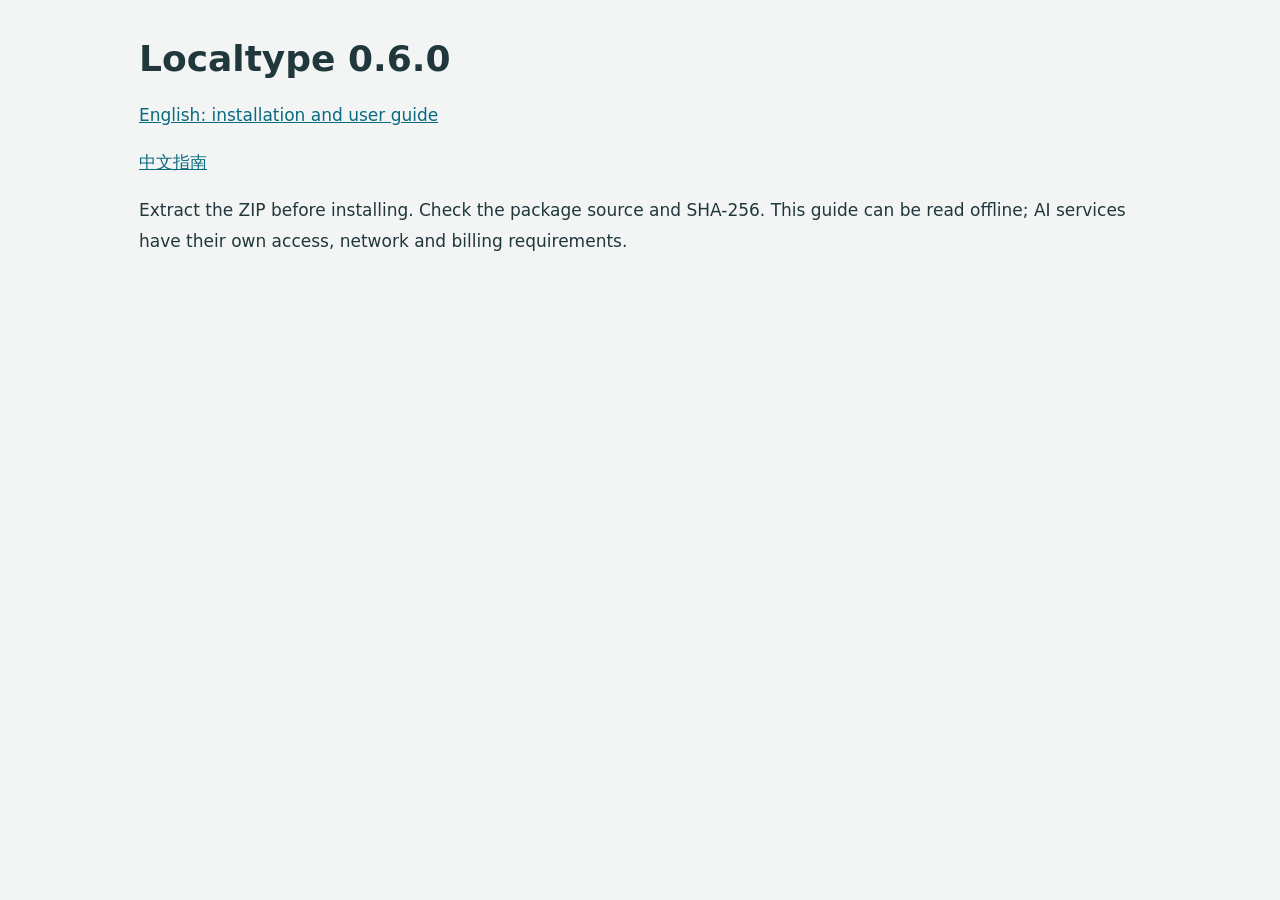
<file: guides/windows/README.html>
<!doctype html><html lang="en"><head><meta charset="utf-8"><meta name="viewport" content="width=device-width,initial-scale=1"><title>Localtype 0.6.0 · Start here</title><style>*{box-sizing:border-box}html{scroll-behavior:smooth}body{margin:0;background:#f3f5f4;color:#20373c;font:17px/1.8 system-ui,'Microsoft YaHei',sans-serif}header{background:#123c44;color:white;padding:48px max(24px,calc((100% - 1000px)/2))}h1{font-size:36px;line-height:1.3;margin:12px 0}h2{line-height:1.5;font-size:24px}main{max-width:1050px;margin:auto;padding:24px}nav{display:flex;gap:12px;flex-wrap:wrap}a{color:#096a80}header a{color:#bdebf1}section{background:white;padding:28px;border-radius:18px;margin:24px 0;border:1px solid #dce5e6}figure{margin:0}img{width:100%;height:auto}figcaption,.small{color:#60767a;font-size:14px}.expected{border-left:4px solid #188779;padding:10px 16px;background:#eff8f5}.command{background:#132c33;color:#e8f5f7;border-radius:10px;padding:14px;margin:12px 0}.command p{margin:0;color:#b5d4d9;font-size:14px}pre{white-space:pre-wrap;overflow-wrap:anywhere;font:15px/1.8 Consolas,monospace;user-select:text}button{background:#d1f3f1;color:#123c44;border:0;border-radius:6px;padding:8px 16px;cursor:pointer}button:focus-visible,a:focus-visible{outline:3px solid #e09b27}details{margin:16px 0;border-top:1px solid #ddd;padding-top:12px}summary{font-weight:bold;cursor:pointer}.notice{background:#fff3d6;padding:18px;border-radius:12px}li{margin:8px 0}footer{padding:30px 0;color:#60767a} @media(max-width:600px){h1{font-size:27px}main{padding:12px}section{padding:18px}header{padding:30px 20px}} @media print{button,nav{display:none}section{break-inside:avoid}body{background:white}header{color:black;background:white}}.demo-note{color:#087d76;font-weight:700;letter-spacing:.03em}.map-hint{font-size:15px;color:#52696c}.map-controls{display:flex;flex-wrap:wrap;gap:8px;margin:18px 0}.map-chip{border:2px solid transparent;background:#edf2f3;font-weight:600}.map-chip.active{border-color:#294c58;box-shadow:0 2px 0 #294c58}.compare-grid{display:grid;grid-template-columns:1fr 1fr;gap:18px}.compare-col{min-width:0;border:1px solid #dbe5e6;border-radius:14px;padding:18px;background:#f9fbfb}.compare-col.after{border-color:#75b9ae;background:#f4faf7}.compare-col h3{margin:0;font-size:21px}.compare-col>.small{margin:4px 0 14px;height:52px}.compare-scroll{height:320px;overflow-y:auto;overscroll-behavior:contain;scrollbar-gutter:stable;overflow-anchor:none;padding-right:8px;line-height:1.85;scrollbar-color:#739c9c #e4eeec}.mapped{padding:0;margin:0 0 1.2em;border:0;border-radius:0;white-space:pre-wrap;color:inherit;background:transparent;cursor:pointer}.mapped>span{box-decoration-break:clone;-webkit-box-decoration-break:clone}.mapped.matched>span{background:var(--highlight)}.mapped:focus-visible{outline:2px solid #427c88;outline-offset:3px}.compare-scroll:after{content:"";display:block;height:calc(100% - 28px)}.map-label{display:block;font-size:12px;font-weight:750;margin-bottom:5px;color:var(--ink)}.c0{--tone:#258b82;--ink:#135d57;--highlight:#dcf3ea;color:#193c36}.c1{--tone:#526dd2;--ink:#344b98;--highlight:#e7ecff;color:#283b65}.c2{--tone:#bc8327;--ink:#78500f;--highlight:#fff0d4;color:#59411b}.c3{--tone:#a65b94;--ink:#7b3e6c;--highlight:#f5e5f0;color:#5d3455}.map-chip.c0,.map-chip.c1,.map-chip.c2,.map-chip.c3{background:var(--highlight)}.mapped.c0,.mapped.c1,.mapped.c2,.mapped.c3{color:inherit}.copy-only .command{background:none;margin:12px 0 0;padding:0}.copy-only pre,.copy-only .command>p{display:none}.takeaway{font-weight:650;color:#165c55;margin:18px 0 8px}@media(max-width:700px){.compare-grid{grid-template-columns:repeat(2,minmax(280px,1fr));overflow-x:auto;gap:12px}.compare-scroll{height:300px}.compare-col{padding:14px}}@media(prefers-reduced-motion:reduce){.mapped{transition:none}html{scroll-behavior:auto}}
.step-help{margin-top:16px;padding:12px 16px;border-left:3px solid #ad722a;background:#fff8ec;font-size:15px;line-height:1.65}.step-help p{margin:5px 0 0}.step-help:target{outline:2px solid #ad722a;outline-offset:3px}
.legacy-step-anchor{display:block;position:relative;top:-12px;visibility:hidden}#manual-cli{margin-top:24px}.manual-cli-note{color:#60767a}
.guide-layout{max-width:1320px;margin:auto;display:grid;grid-template-columns:240px minmax(0,1050px);gap:24px;padding:24px}.guide-layout main{max-width:1050px;width:100%;margin:0;padding:0}.guide-toc{align-self:start;position:sticky;top:20px;background:white;border:1px solid #dce5e6;border-radius:14px;padding:14px}.guide-toc summary{font-size:16px}.guide-toc nav{display:grid;gap:4px;margin-top:10px}.guide-toc a{padding:5px 7px;border-radius:6px;text-decoration:none}.guide-toc a[aria-current="true"]{background:#dff3ef;color:#123c44;font-weight:700}.route-tabs{display:flex;flex-wrap:wrap;gap:8px;margin:16px 0}.route-tabs button[aria-pressed="true"]{background:#123c44;color:white}.route-hint,.route-noscript{font-size:14px;color:#60767a}.guide-toc a:focus-visible,.route-tabs button:focus-visible{outline:3px solid #e09b27;outline-offset:2px}body[data-guide-route="agy"] .route-codex,body[data-guide-route="agy"] .route-claude,body[data-guide-route="codex"] .route-agy,body[data-guide-route="codex"] .route-claude,body[data-guide-route="claude"] .route-agy,body[data-guide-route="claude"] .route-codex{display:none}@media(max-width:900px){.guide-layout{display:block;padding:12px}.guide-toc{position:static;margin:0 0 16px;padding:12px}}@media(max-width:600px){.guide-layout{padding:12px}}</style></head><body><main><h1>Localtype 0.6.0</h1><p><a href="Start here.html">English: installation and user guide</a></p><p lang="zh-CN"><a href="先看这里.html">中文指南</a></p><p>Extract the ZIP before installing. Check the package source and SHA-256. This guide can be read offline; AI services have their own access, network and billing requirements.</p></main></body></html>
</file>
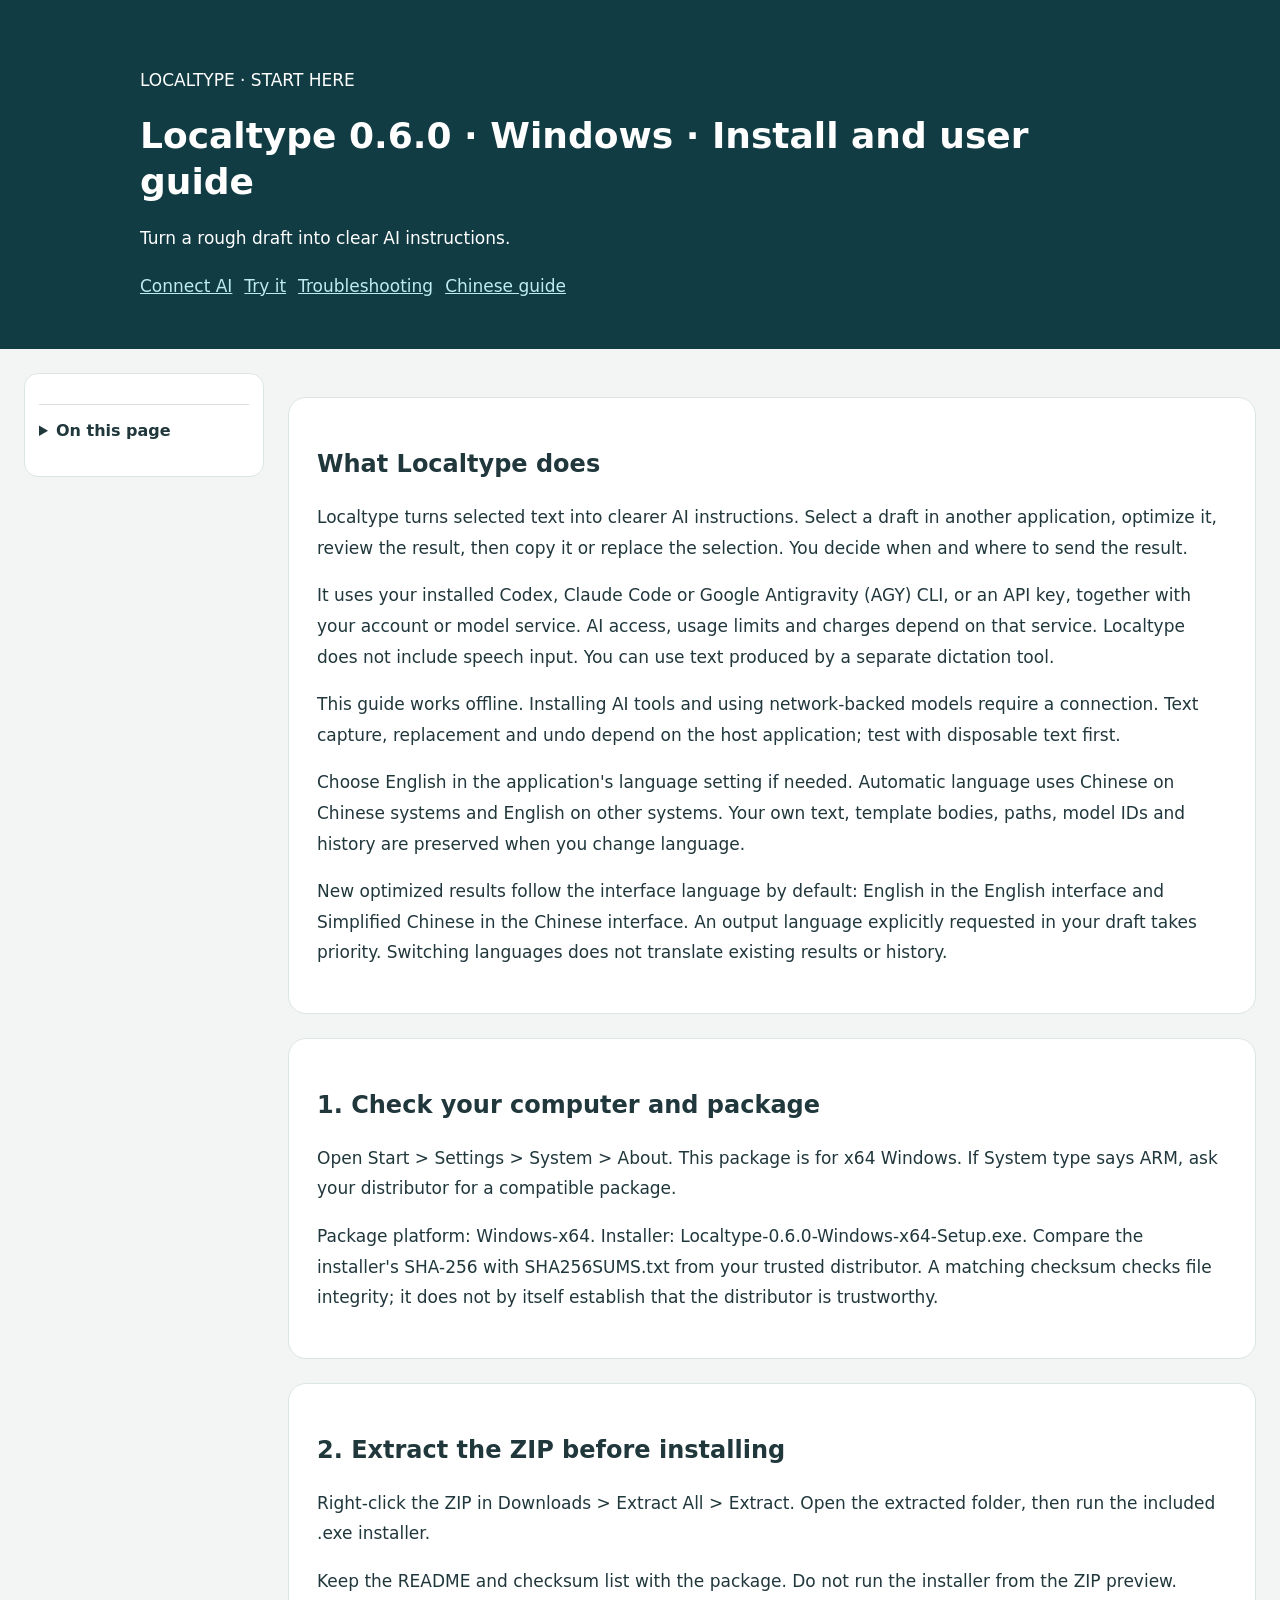
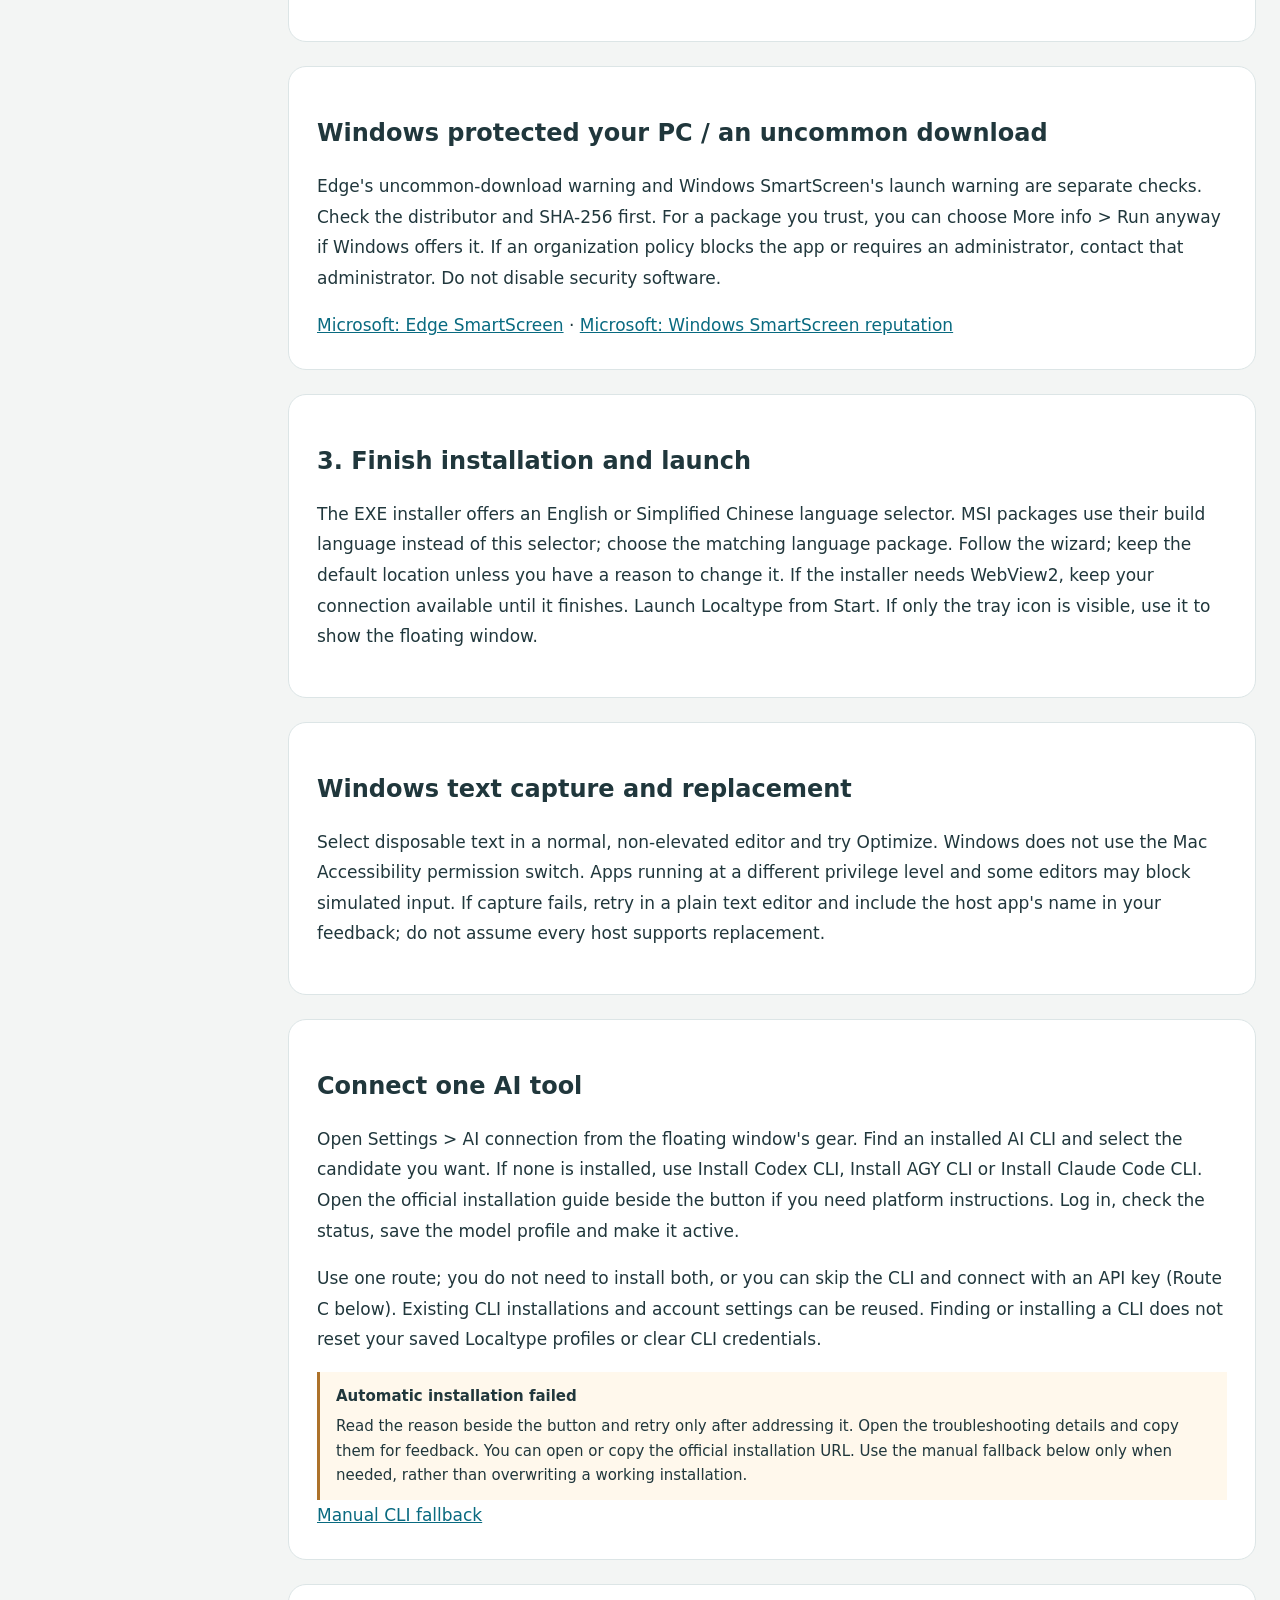
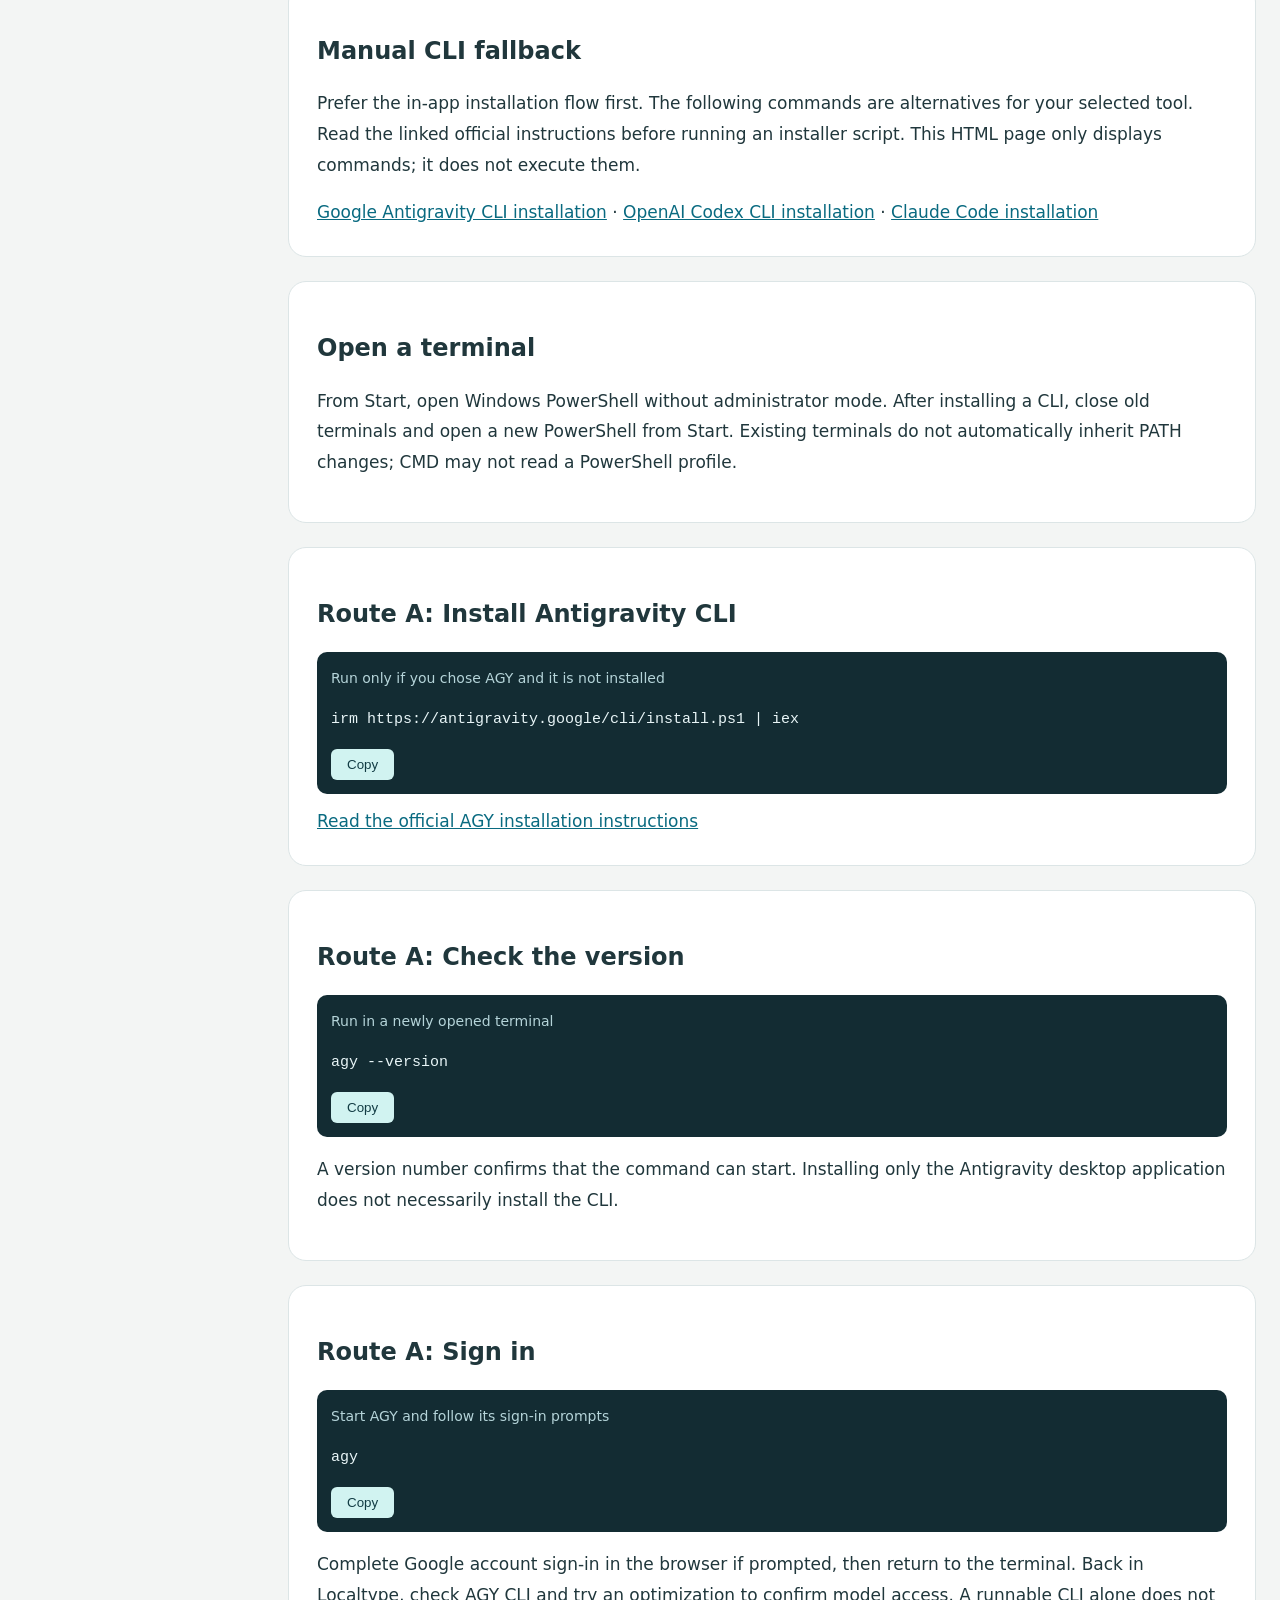
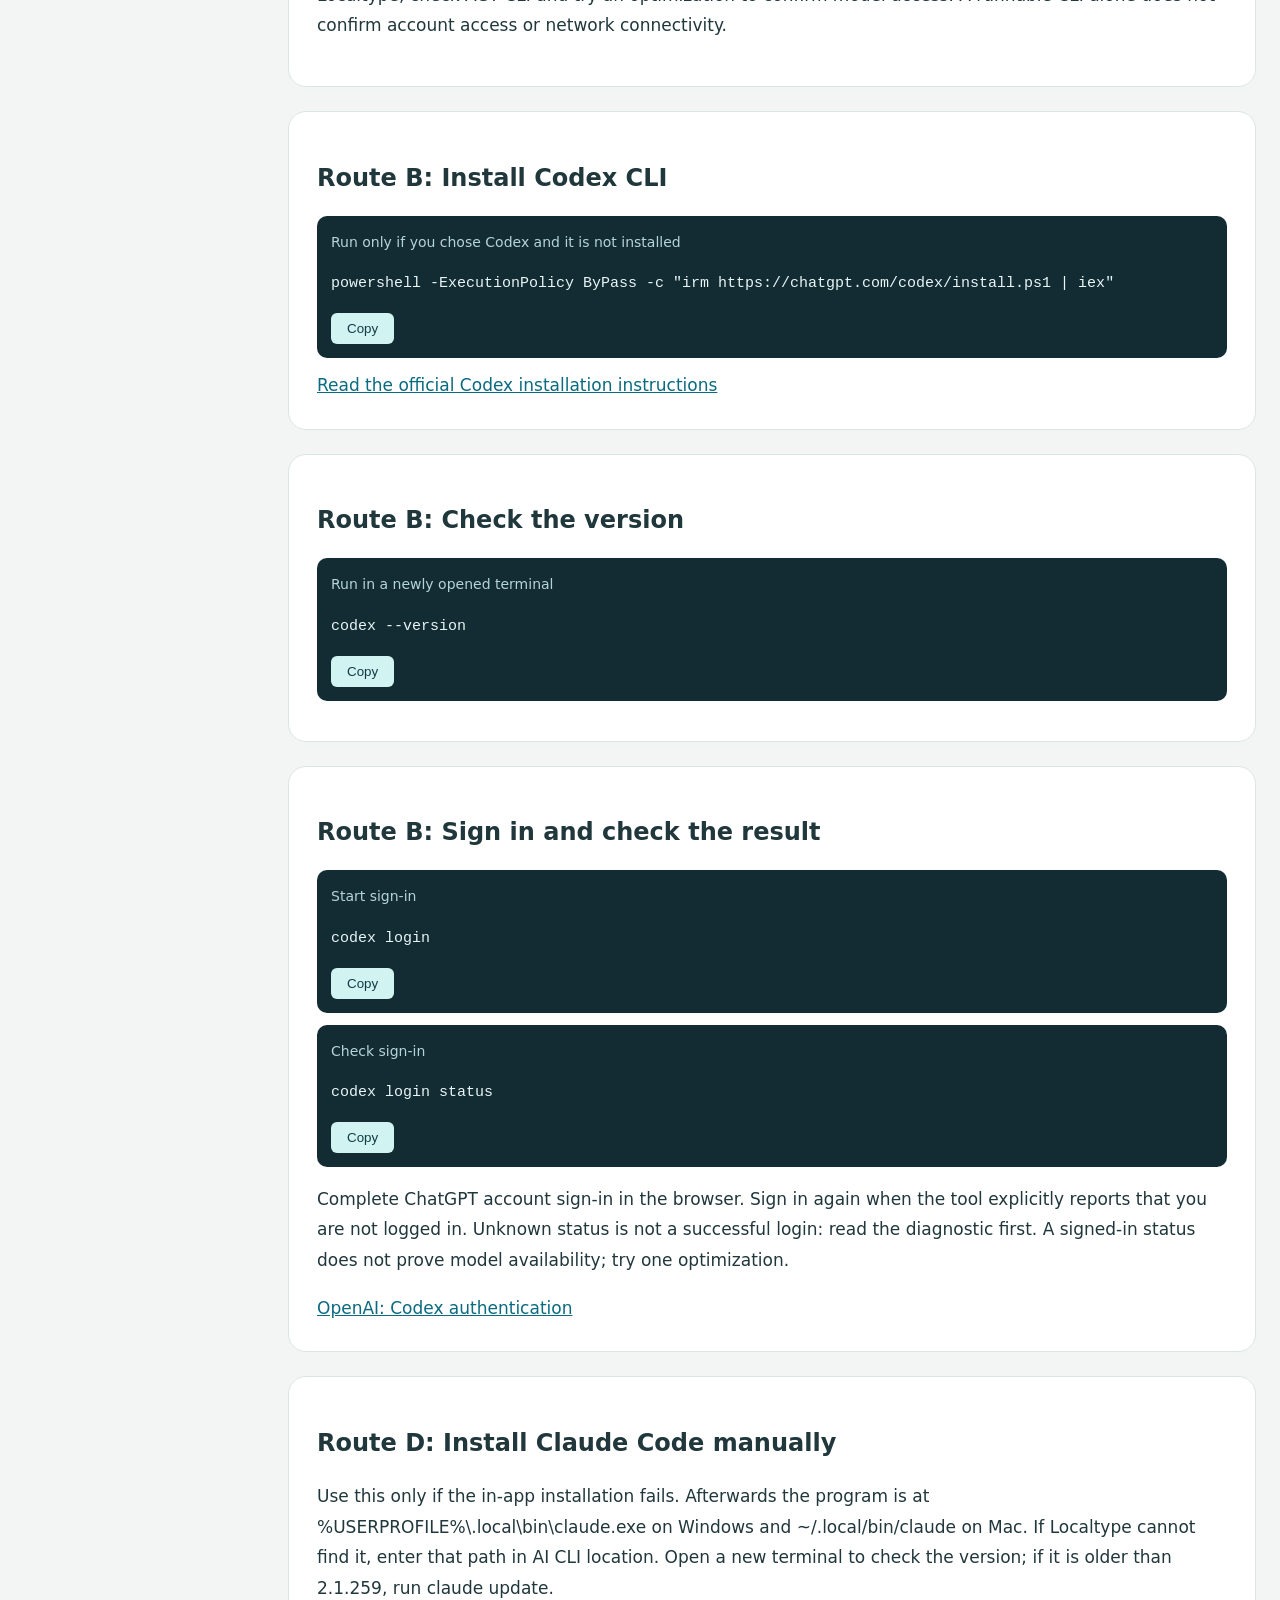
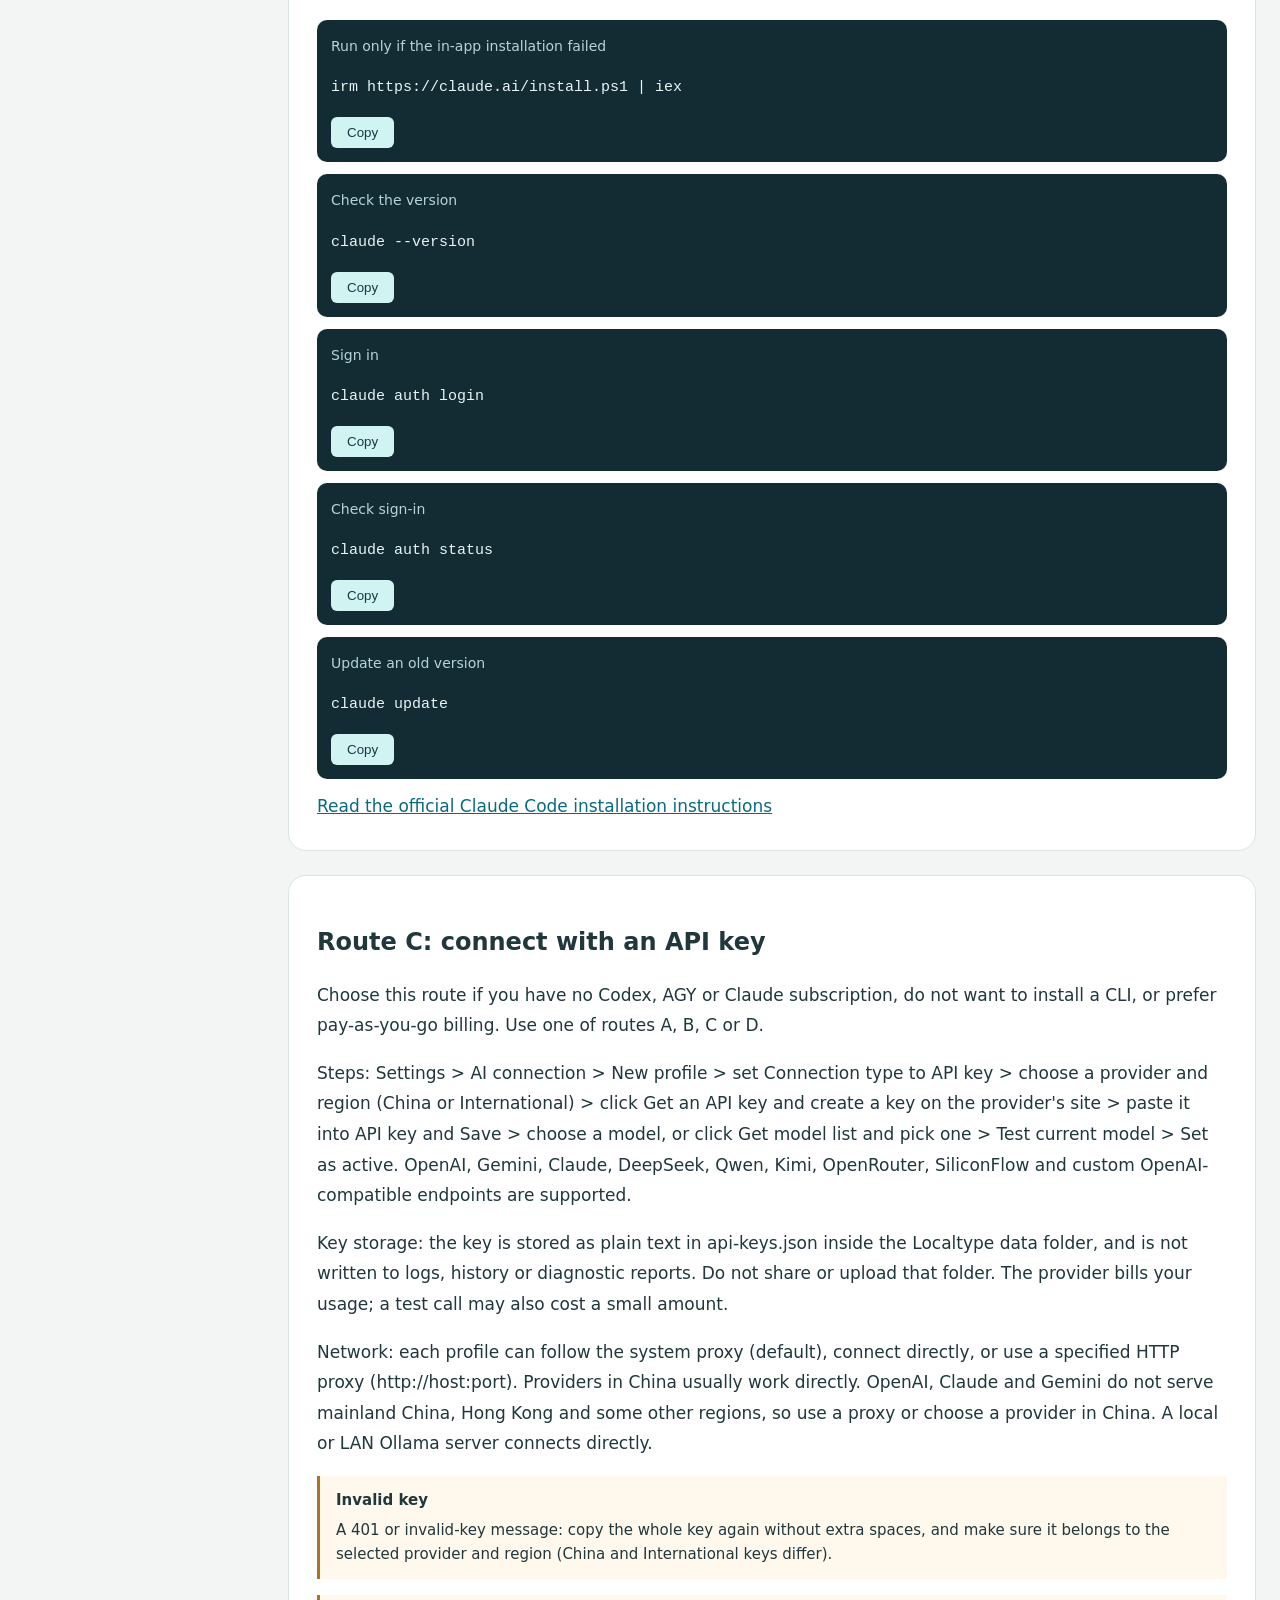
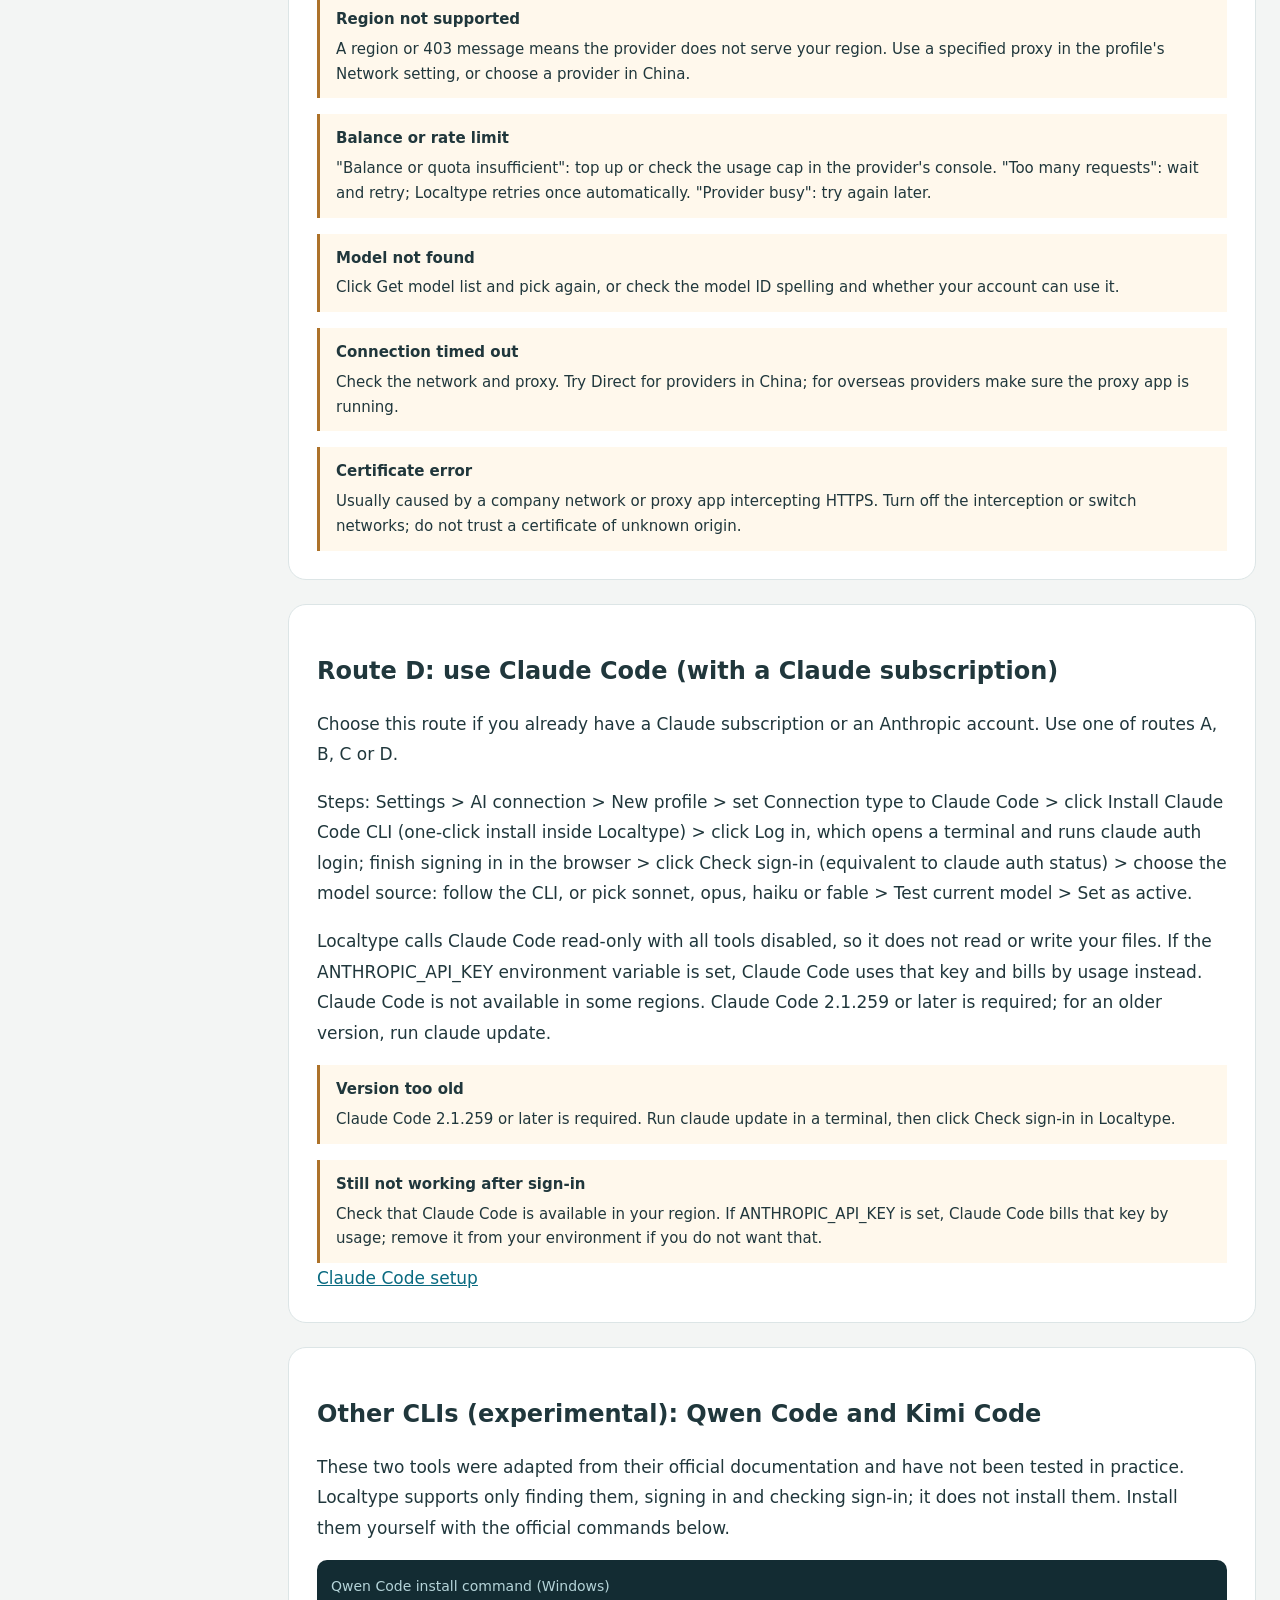
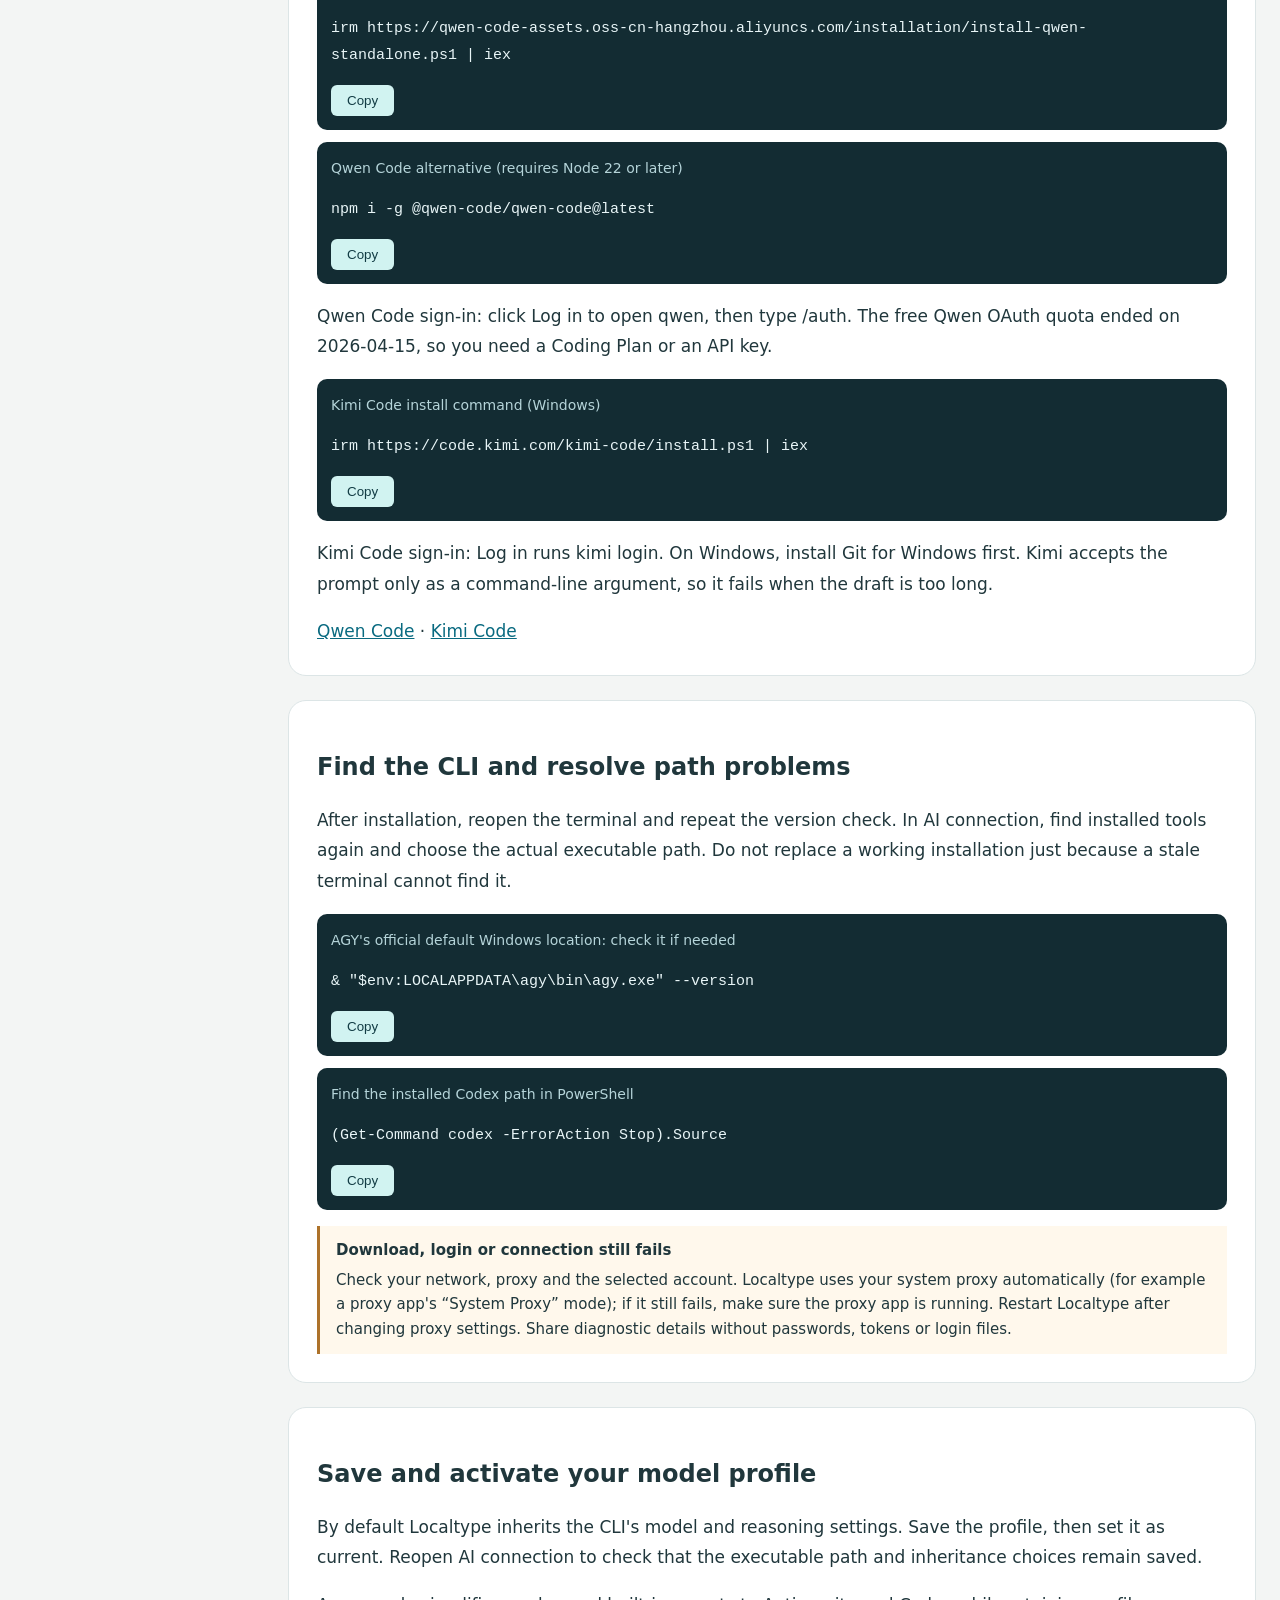
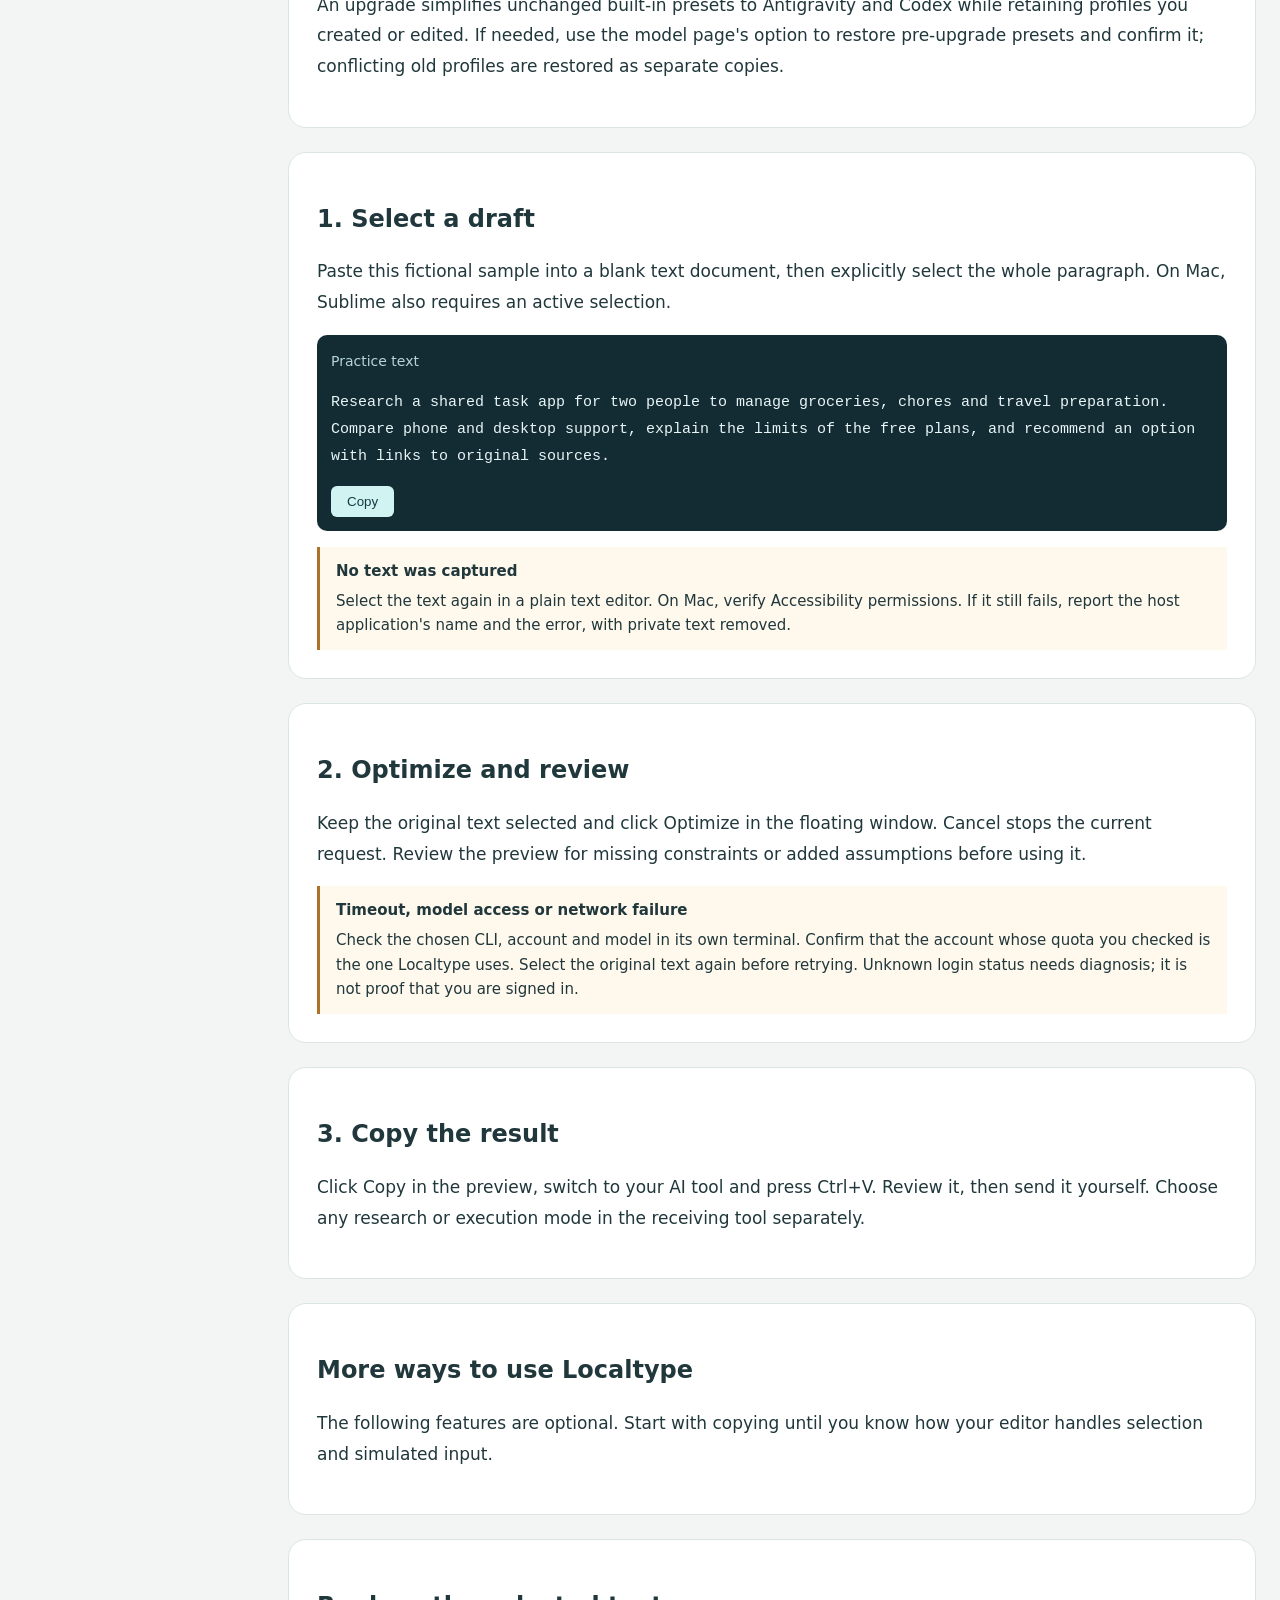
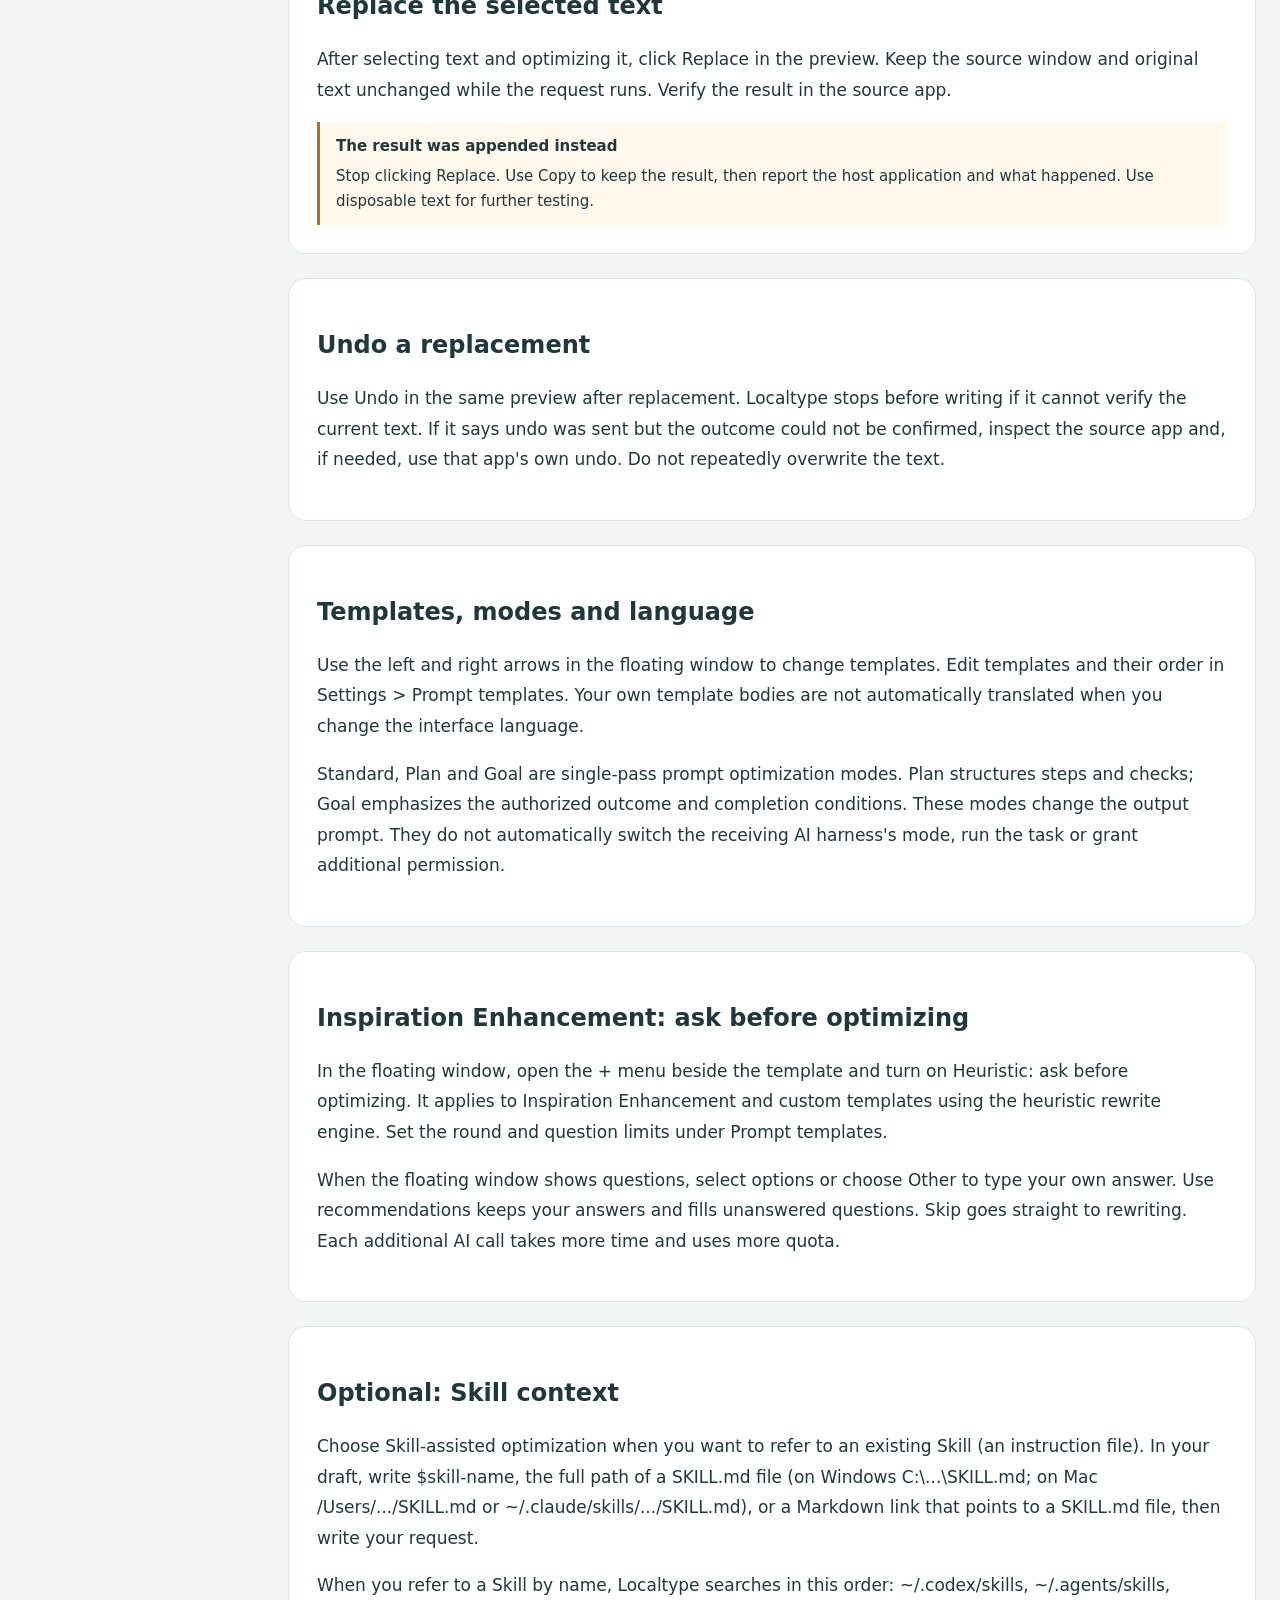
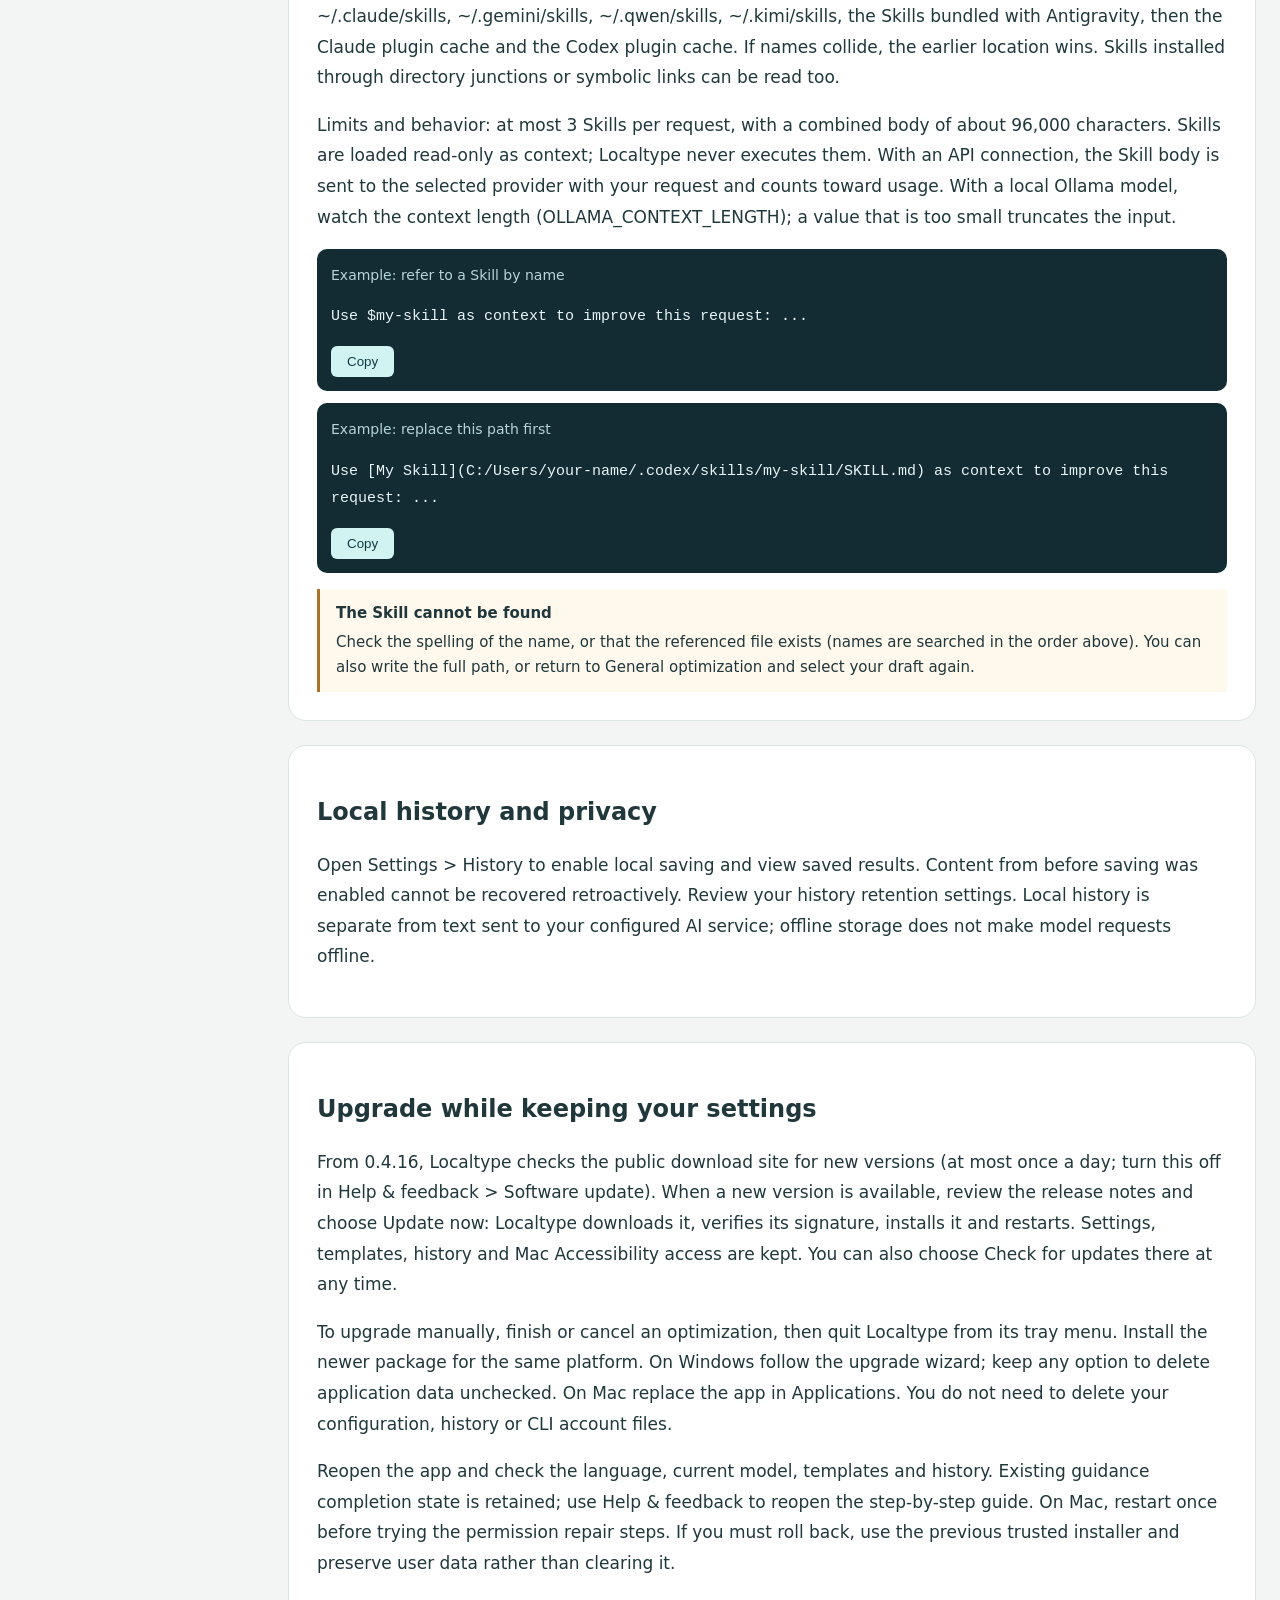
<file: guides/windows/Start here.html>
<!doctype html><html lang="en"><head><meta charset="utf-8"><meta name="viewport" content="width=device-width,initial-scale=1"><link rel="icon" href="data:,"><title>Localtype 0.6.0 · Windows · Install and user guide</title><style>*{box-sizing:border-box}html{scroll-behavior:smooth}body{margin:0;background:#f3f5f4;color:#20373c;font:17px/1.8 system-ui,'Microsoft YaHei',sans-serif}header{background:#123c44;color:white;padding:48px max(24px,calc((100% - 1000px)/2))}h1{font-size:36px;line-height:1.3;margin:12px 0}h2{line-height:1.5;font-size:24px}main{max-width:1050px;margin:auto;padding:24px}nav{display:flex;gap:12px;flex-wrap:wrap}a{color:#096a80}header a{color:#bdebf1}section{background:white;padding:28px;border-radius:18px;margin:24px 0;border:1px solid #dce5e6}figure{margin:0}img{width:100%;height:auto}figcaption,.small{color:#60767a;font-size:14px}.expected{border-left:4px solid #188779;padding:10px 16px;background:#eff8f5}.command{background:#132c33;color:#e8f5f7;border-radius:10px;padding:14px;margin:12px 0}.command p{margin:0;color:#b5d4d9;font-size:14px}pre{white-space:pre-wrap;overflow-wrap:anywhere;font:15px/1.8 Consolas,monospace;user-select:text}button{background:#d1f3f1;color:#123c44;border:0;border-radius:6px;padding:8px 16px;cursor:pointer}button:focus-visible,a:focus-visible{outline:3px solid #e09b27}details{margin:16px 0;border-top:1px solid #ddd;padding-top:12px}summary{font-weight:bold;cursor:pointer}.notice{background:#fff3d6;padding:18px;border-radius:12px}li{margin:8px 0}footer{padding:30px 0;color:#60767a} @media(max-width:600px){h1{font-size:27px}main{padding:12px}section{padding:18px}header{padding:30px 20px}} @media print{button,nav{display:none}section{break-inside:avoid}body{background:white}header{color:black;background:white}}.demo-note{color:#087d76;font-weight:700;letter-spacing:.03em}.map-hint{font-size:15px;color:#52696c}.map-controls{display:flex;flex-wrap:wrap;gap:8px;margin:18px 0}.map-chip{border:2px solid transparent;background:#edf2f3;font-weight:600}.map-chip.active{border-color:#294c58;box-shadow:0 2px 0 #294c58}.compare-grid{display:grid;grid-template-columns:1fr 1fr;gap:18px}.compare-col{min-width:0;border:1px solid #dbe5e6;border-radius:14px;padding:18px;background:#f9fbfb}.compare-col.after{border-color:#75b9ae;background:#f4faf7}.compare-col h3{margin:0;font-size:21px}.compare-col>.small{margin:4px 0 14px;height:52px}.compare-scroll{height:320px;overflow-y:auto;overscroll-behavior:contain;scrollbar-gutter:stable;overflow-anchor:none;padding-right:8px;line-height:1.85;scrollbar-color:#739c9c #e4eeec}.mapped{padding:0;margin:0 0 1.2em;border:0;border-radius:0;white-space:pre-wrap;color:inherit;background:transparent;cursor:pointer}.mapped>span{box-decoration-break:clone;-webkit-box-decoration-break:clone}.mapped.matched>span{background:var(--highlight)}.mapped:focus-visible{outline:2px solid #427c88;outline-offset:3px}.compare-scroll:after{content:"";display:block;height:calc(100% - 28px)}.map-label{display:block;font-size:12px;font-weight:750;margin-bottom:5px;color:var(--ink)}.c0{--tone:#258b82;--ink:#135d57;--highlight:#dcf3ea;color:#193c36}.c1{--tone:#526dd2;--ink:#344b98;--highlight:#e7ecff;color:#283b65}.c2{--tone:#bc8327;--ink:#78500f;--highlight:#fff0d4;color:#59411b}.c3{--tone:#a65b94;--ink:#7b3e6c;--highlight:#f5e5f0;color:#5d3455}.map-chip.c0,.map-chip.c1,.map-chip.c2,.map-chip.c3{background:var(--highlight)}.mapped.c0,.mapped.c1,.mapped.c2,.mapped.c3{color:inherit}.copy-only .command{background:none;margin:12px 0 0;padding:0}.copy-only pre,.copy-only .command>p{display:none}.takeaway{font-weight:650;color:#165c55;margin:18px 0 8px}@media(max-width:700px){.compare-grid{grid-template-columns:repeat(2,minmax(280px,1fr));overflow-x:auto;gap:12px}.compare-scroll{height:300px}.compare-col{padding:14px}}@media(prefers-reduced-motion:reduce){.mapped{transition:none}html{scroll-behavior:auto}}
.step-help{margin-top:16px;padding:12px 16px;border-left:3px solid #ad722a;background:#fff8ec;font-size:15px;line-height:1.65}.step-help p{margin:5px 0 0}.step-help:target{outline:2px solid #ad722a;outline-offset:3px}
.legacy-step-anchor{display:block;position:relative;top:-12px;visibility:hidden}#manual-cli{margin-top:24px}.manual-cli-note{color:#60767a}
.guide-layout{max-width:1320px;margin:auto;display:grid;grid-template-columns:240px minmax(0,1050px);gap:24px;padding:24px}.guide-layout main{max-width:1050px;width:100%;margin:0;padding:0}.guide-toc{align-self:start;position:sticky;top:20px;background:white;border:1px solid #dce5e6;border-radius:14px;padding:14px}.guide-toc summary{font-size:16px}.guide-toc nav{display:grid;gap:4px;margin-top:10px}.guide-toc a{padding:5px 7px;border-radius:6px;text-decoration:none}.guide-toc a[aria-current="true"]{background:#dff3ef;color:#123c44;font-weight:700}.route-tabs{display:flex;flex-wrap:wrap;gap:8px;margin:16px 0}.route-tabs button[aria-pressed="true"]{background:#123c44;color:white}.route-hint,.route-noscript{font-size:14px;color:#60767a}.guide-toc a:focus-visible,.route-tabs button:focus-visible{outline:3px solid #e09b27;outline-offset:2px}body[data-guide-route="agy"] .route-codex,body[data-guide-route="agy"] .route-claude,body[data-guide-route="codex"] .route-agy,body[data-guide-route="codex"] .route-claude,body[data-guide-route="claude"] .route-agy,body[data-guide-route="claude"] .route-codex{display:none}@media(max-width:900px){.guide-layout{display:block;padding:12px}.guide-toc{position:static;margin:0 0 16px;padding:12px}}@media(max-width:600px){.guide-layout{padding:12px}}</style></head><body><header><p>LOCALTYPE · START HERE</p><h1>Localtype 0.6.0 · Windows · Install and user guide</h1><p>Turn a rough draft into clear AI instructions.</p><nav><a href="#connect-ai">Connect AI</a><a href="#use-select-text">Try it</a><a href="#trouble">Troubleshooting</a><a href="先看这里.html">Chinese guide</a></nav></header><div class="guide-layout"><aside class="guide-toc"><details><summary>On this page</summary><nav aria-label="Guide contents"><a href="#intro">What Localtype does</a><a href="#install-platform">1. Check your computer and package</a><a href="#install-unpack">2. Extract the ZIP before installing</a><a href="#install-windows-protection">Windows protected your PC / an uncommon download</a><a href="#install-windows-finish">3. Finish installation and launch</a><a href="#permission-accessibility">Windows text capture and replacement</a><a href="#connect-ai">Connect one AI tool</a><a href="#manual-cli">Manual CLI fallback</a><a href="#cli-terminal">Open a terminal</a><a href="#agy-install">Route A: Install Antigravity CLI</a><a href="#agy-version">Route A: Check the version</a><a href="#agy-login">Route A: Sign in</a><a href="#codex-install">Route B: Install Codex CLI</a><a href="#codex-version">Route B: Check the version</a><a href="#codex-login">Route B: Sign in and check the result</a><a href="#claude-install">Route D: Install Claude Code manually</a><a href="#api-connect">Route C: connect with an API key</a><a href="#claude-code">Route D: use Claude Code (with a Claude subscription)</a><a href="#other-cli">Other CLIs (experimental): Qwen Code and Kimi Code</a><a href="#connect-cli-path">Find the CLI and resolve path problems</a><a href="#connect-save-settings">Save and activate your model profile</a><a href="#use-select-text">1. Select a draft</a><a href="#use-optimize">2. Optimize and review</a><a href="#use-copy-result">3. Copy the result</a><a href="#more-usage">More ways to use Localtype</a><a href="#more-replace">Replace the selected text</a><a href="#more-undo">Undo a replacement</a><a href="#more-template">Templates, modes and language</a><a href="#more-heuristic-clarify">Inspiration Enhancement: ask before optimizing</a><a href="#more-skill">Optional: Skill context</a><a href="#more-history">Local history and privacy</a><a href="#upgrade">Upgrade while keeping your settings</a><a href="#uninstall">Uninstall the application</a><a href="#examples">Example: a rough idea becomes a reviewable task</a><a href="#trouble">Troubleshooting shortcuts</a><a href="#more-feedback">Get help and reopen guidance</a><a href="#reference">Package and command reference</a></nav></details></aside><main><section id="intro"><h2>What Localtype does</h2><p>Localtype turns selected text into clearer AI instructions. Select a draft in another application, optimize it, review the result, then copy it or replace the selection. You decide when and where to send the result.</p><p>It uses your installed Codex, Claude Code or Google Antigravity (AGY) CLI, or an API key, together with your account or model service. AI access, usage limits and charges depend on that service. Localtype does not include speech input. You can use text produced by a separate dictation tool.</p><p>This guide works offline. Installing AI tools and using network-backed models require a connection. Text capture, replacement and undo depend on the host application; test with disposable text first.</p><p>Choose English in the application&#x27;s language setting if needed. Automatic language uses Chinese on Chinese systems and English on other systems. Your own text, template bodies, paths, model IDs and history are preserved when you change language.</p><p>New optimized results follow the interface language by default: English in the English interface and Simplified Chinese in the Chinese interface. An output language explicitly requested in your draft takes priority. Switching languages does not translate existing results or history.</p></section><section id="install-platform"><h2>1. Check your computer and package</h2><p>Open Start &gt; Settings &gt; System &gt; About. This package is for x64 Windows. If System type says ARM, ask your distributor for a compatible package.</p><p>Package platform: Windows-x64. Installer: Localtype-0.6.0-Windows-x64-Setup.exe. Compare the installer&#x27;s SHA-256 with SHA256SUMS.txt from your trusted distributor. A matching checksum checks file integrity; it does not by itself establish that the distributor is trustworthy.</p></section><section id="install-unpack"><h2>2. Extract the ZIP before installing</h2><p>Right-click the ZIP in Downloads &gt; Extract All &gt; Extract. Open the extracted folder, then run the included .exe installer.</p><p>Keep the README and checksum list with the package. Do not run the installer from the ZIP preview.</p></section><section id="install-windows-protection"><h2>Windows protected your PC / an uncommon download</h2><p>Edge&#x27;s uncommon-download warning and Windows SmartScreen&#x27;s launch warning are separate checks. Check the distributor and SHA-256 first. For a package you trust, you can choose More info &gt; Run anyway if Windows offers it. If an organization policy blocks the app or requires an administrator, contact that administrator. Do not disable security software.</p><a href="https://support.microsoft.com/en-us/edge/how-can-smartscreen-help-protect-me-in-microsoft-edge">Microsoft: Edge SmartScreen</a> · <a href="https://learn.microsoft.com/en-us/windows/apps/package-and-deploy/smartscreen-reputation">Microsoft: Windows SmartScreen reputation</a></section><section id="install-windows-finish"><h2>3. Finish installation and launch</h2><p>The EXE installer offers an English or Simplified Chinese language selector. MSI packages use their build language instead of this selector; choose the matching language package. Follow the wizard; keep the default location unless you have a reason to change it. If the installer needs WebView2, keep your connection available until it finishes. Launch Localtype from Start. If only the tray icon is visible, use it to show the floating window.</p></section><section id="permission-accessibility"><h2>Windows text capture and replacement</h2><p>Select disposable text in a normal, non-elevated editor and try Optimize. Windows does not use the Mac Accessibility permission switch. Apps running at a different privilege level and some editors may block simulated input. If capture fails, retry in a plain text editor and include the host app&#x27;s name in your feedback; do not assume every host supports replacement.</p></section><section id="connect-ai"><h2>Connect one AI tool</h2><p>Open Settings &gt; AI connection from the floating window&#x27;s gear. Find an installed AI CLI and select the candidate you want. If none is installed, use Install Codex CLI, Install AGY CLI or Install Claude Code CLI. Open the official installation guide beside the button if you need platform instructions. Log in, check the status, save the model profile and make it active.</p><p>Use one route; you do not need to install both, or you can skip the CLI and connect with an API key (Route C below). Existing CLI installations and account settings can be reused. Finding or installing a CLI does not reset your saved Localtype profiles or clear CLI credentials.</p><aside class="step-help"><strong>Automatic installation failed</strong><p>Read the reason beside the button and retry only after addressing it. Open the troubleshooting details and copy them for feedback. You can open or copy the official installation URL. Use the manual fallback below only when needed, rather than overwriting a working installation.</p></aside><a href="#manual-cli">Manual CLI fallback</a></section><section id="manual-cli"><h2>Manual CLI fallback</h2><p>Prefer the in-app installation flow first. The following commands are alternatives for your selected tool. Read the linked official instructions before running an installer script. This HTML page only displays commands; it does not execute them.</p><a href="https://antigravity.google/docs/cli/install">Google Antigravity CLI installation</a> · <a href="https://developers.openai.com/codex/cli">OpenAI Codex CLI installation</a> · <a href="https://code.claude.com/docs/en/setup">Claude Code installation</a></section><section id="cli-terminal"><h2>Open a terminal</h2><p>From Start, open Windows PowerShell without administrator mode. After installing a CLI, close old terminals and open a new PowerShell from Start. Existing terminals do not automatically inherit PATH changes; CMD may not read a PowerShell profile.</p></section><section id="agy-install"><h2>Route A: Install Antigravity CLI</h2><div class="command"><p>Run only if you chose AGY and it is not installed</p><pre>irm https://antigravity.google/cli/install.ps1 | iex</pre><button type="button">Copy</button></div><a href="https://antigravity.google/docs/cli/install">Read the official AGY installation instructions</a></section><section id="agy-version"><h2>Route A: Check the version</h2><div class="command"><p>Run in a newly opened terminal</p><pre>agy --version</pre><button type="button">Copy</button></div><p>A version number confirms that the command can start. Installing only the Antigravity desktop application does not necessarily install the CLI.</p></section><section id="agy-login"><h2>Route A: Sign in</h2><div class="command"><p>Start AGY and follow its sign-in prompts</p><pre>agy</pre><button type="button">Copy</button></div><p>Complete Google account sign-in in the browser if prompted, then return to the terminal. Back in Localtype, check AGY CLI and try an optimization to confirm model access. A runnable CLI alone does not confirm account access or network connectivity.</p></section><section id="codex-install"><h2>Route B: Install Codex CLI</h2><div class="command"><p>Run only if you chose Codex and it is not installed</p><pre>powershell -ExecutionPolicy ByPass -c &quot;irm https://chatgpt.com/codex/install.ps1 | iex&quot;</pre><button type="button">Copy</button></div><a href="https://developers.openai.com/codex/cli">Read the official Codex installation instructions</a></section><section id="codex-version"><h2>Route B: Check the version</h2><div class="command"><p>Run in a newly opened terminal</p><pre>codex --version</pre><button type="button">Copy</button></div></section><section id="codex-login"><h2>Route B: Sign in and check the result</h2><div class="command"><p>Start sign-in</p><pre>codex login</pre><button type="button">Copy</button></div><div class="command"><p>Check sign-in</p><pre>codex login status</pre><button type="button">Copy</button></div><p>Complete ChatGPT account sign-in in the browser. Sign in again when the tool explicitly reports that you are not logged in. Unknown status is not a successful login: read the diagnostic first. A signed-in status does not prove model availability; try one optimization.</p><a href="https://developers.openai.com/codex/auth/">OpenAI: Codex authentication</a></section><section id="claude-install"><h2>Route D: Install Claude Code manually</h2><p>Use this only if the in-app installation fails. Afterwards the program is at %USERPROFILE%\.local\bin\claude.exe on Windows and ~/.local/bin/claude on Mac. If Localtype cannot find it, enter that path in AI CLI location. Open a new terminal to check the version; if it is older than 2.1.259, run claude update.</p><div class="command"><p>Run only if the in-app installation failed</p><pre>irm https://claude.ai/install.ps1 | iex</pre><button type="button">Copy</button></div><div class="command"><p>Check the version</p><pre>claude --version</pre><button type="button">Copy</button></div><div class="command"><p>Sign in</p><pre>claude auth login</pre><button type="button">Copy</button></div><div class="command"><p>Check sign-in</p><pre>claude auth status</pre><button type="button">Copy</button></div><div class="command"><p>Update an old version</p><pre>claude update</pre><button type="button">Copy</button></div><a href="https://code.claude.com/docs/en/setup">Read the official Claude Code installation instructions</a></section><section id="api-connect"><h2>Route C: connect with an API key</h2><p>Choose this route if you have no Codex, AGY or Claude subscription, do not want to install a CLI, or prefer pay-as-you-go billing. Use one of routes A, B, C or D.</p><p>Steps: Settings &gt; AI connection &gt; New profile &gt; set Connection type to API key &gt; choose a provider and region (China or International) &gt; click Get an API key and create a key on the provider&#x27;s site &gt; paste it into API key and Save &gt; choose a model, or click Get model list and pick one &gt; Test current model &gt; Set as active. OpenAI, Gemini, Claude, DeepSeek, Qwen, Kimi, OpenRouter, SiliconFlow and custom OpenAI-compatible endpoints are supported.</p><p>Key storage: the key is stored as plain text in api-keys.json inside the Localtype data folder, and is not written to logs, history or diagnostic reports. Do not share or upload that folder. The provider bills your usage; a test call may also cost a small amount.</p><p>Network: each profile can follow the system proxy (default), connect directly, or use a specified HTTP proxy (http://host:port). Providers in China usually work directly. OpenAI, Claude and Gemini do not serve mainland China, Hong Kong and some other regions, so use a proxy or choose a provider in China. A local or LAN Ollama server connects directly.</p><aside class="step-help"><strong>Invalid key</strong><p>A 401 or invalid-key message: copy the whole key again without extra spaces, and make sure it belongs to the selected provider and region (China and International keys differ).</p></aside><aside class="step-help"><strong>Region not supported</strong><p>A region or 403 message means the provider does not serve your region. Use a specified proxy in the profile&#x27;s Network setting, or choose a provider in China.</p></aside><aside class="step-help"><strong>Balance or rate limit</strong><p>&quot;Balance or quota insufficient&quot;: top up or check the usage cap in the provider&#x27;s console. &quot;Too many requests&quot;: wait and retry; Localtype retries once automatically. &quot;Provider busy&quot;: try again later.</p></aside><aside class="step-help"><strong>Model not found</strong><p>Click Get model list and pick again, or check the model ID spelling and whether your account can use it.</p></aside><aside class="step-help"><strong>Connection timed out</strong><p>Check the network and proxy. Try Direct for providers in China; for overseas providers make sure the proxy app is running.</p></aside><aside class="step-help"><strong>Certificate error</strong><p>Usually caused by a company network or proxy app intercepting HTTPS. Turn off the interception or switch networks; do not trust a certificate of unknown origin.</p></aside></section><section id="claude-code"><h2>Route D: use Claude Code (with a Claude subscription)</h2><p>Choose this route if you already have a Claude subscription or an Anthropic account. Use one of routes A, B, C or D.</p><p>Steps: Settings &gt; AI connection &gt; New profile &gt; set Connection type to Claude Code &gt; click Install Claude Code CLI (one-click install inside Localtype) &gt; click Log in, which opens a terminal and runs claude auth login; finish signing in in the browser &gt; click Check sign-in (equivalent to claude auth status) &gt; choose the model source: follow the CLI, or pick sonnet, opus, haiku or fable &gt; Test current model &gt; Set as active.</p><p>Localtype calls Claude Code read-only with all tools disabled, so it does not read or write your files. If the ANTHROPIC_API_KEY environment variable is set, Claude Code uses that key and bills by usage instead. Claude Code is not available in some regions. Claude Code 2.1.259 or later is required; for an older version, run claude update.</p><aside class="step-help"><strong>Version too old</strong><p>Claude Code 2.1.259 or later is required. Run claude update in a terminal, then click Check sign-in in Localtype.</p></aside><aside class="step-help"><strong>Still not working after sign-in</strong><p>Check that Claude Code is available in your region. If ANTHROPIC_API_KEY is set, Claude Code bills that key by usage; remove it from your environment if you do not want that.</p></aside><a href="https://code.claude.com/docs/en/setup">Claude Code setup</a></section><section id="other-cli"><h2>Other CLIs (experimental): Qwen Code and Kimi Code</h2><p>These two tools were adapted from their official documentation and have not been tested in practice. Localtype supports only finding them, signing in and checking sign-in; it does not install them. Install them yourself with the official commands below.</p><div class="command"><p>Qwen Code install command (Windows)</p><pre>irm https://qwen-code-assets.oss-cn-hangzhou.aliyuncs.com/installation/install-qwen-standalone.ps1 | iex</pre><button type="button">Copy</button></div><div class="command"><p>Qwen Code alternative (requires Node 22 or later)</p><pre>npm i -g @qwen-code/qwen-code@latest</pre><button type="button">Copy</button></div><p>Qwen Code sign-in: click Log in to open qwen, then type /auth. The free Qwen OAuth quota ended on 2026-04-15, so you need a Coding Plan or an API key.</p><div class="command"><p>Kimi Code install command (Windows)</p><pre>irm https://code.kimi.com/kimi-code/install.ps1 | iex</pre><button type="button">Copy</button></div><p>Kimi Code sign-in: Log in runs kimi login. On Windows, install Git for Windows first. Kimi accepts the prompt only as a command-line argument, so it fails when the draft is too long.</p><a href="https://github.com/QwenLM/qwen-code">Qwen Code</a> · <a href="https://www.kimi.com/code/docs/en/kimi-code-cli/guides/getting-started.html">Kimi Code</a></section><section id="connect-cli-path"><h2>Find the CLI and resolve path problems</h2><p>After installation, reopen the terminal and repeat the version check. In AI connection, find installed tools again and choose the actual executable path. Do not replace a working installation just because a stale terminal cannot find it.</p><div class="command"><p>AGY&#x27;s official default Windows location: check it if needed</p><pre>&amp; &quot;$env:LOCALAPPDATA\agy\bin\agy.exe&quot; --version</pre><button type="button">Copy</button></div><div class="command"><p>Find the installed Codex path in PowerShell</p><pre>(Get-Command codex -ErrorAction Stop).Source</pre><button type="button">Copy</button></div><aside class="step-help"><strong>Download, login or connection still fails</strong><p>Check your network, proxy and the selected account. Localtype uses your system proxy automatically (for example a proxy app&#x27;s “System Proxy” mode); if it still fails, make sure the proxy app is running. Restart Localtype after changing proxy settings. Share diagnostic details without passwords, tokens or login files.</p></aside></section><section id="connect-save-settings"><h2>Save and activate your model profile</h2><p>By default Localtype inherits the CLI&#x27;s model and reasoning settings. Save the profile, then set it as current. Reopen AI connection to check that the executable path and inheritance choices remain saved.</p><p>An upgrade simplifies unchanged built-in presets to Antigravity and Codex while retaining profiles you created or edited. If needed, use the model page&#x27;s option to restore pre-upgrade presets and confirm it; conflicting old profiles are restored as separate copies.</p></section><section id="use-select-text"><h2>1. Select a draft</h2><p>Paste this fictional sample into a blank text document, then explicitly select the whole paragraph. On Mac, Sublime also requires an active selection.</p><div class="command"><p>Practice text</p><pre>Research a shared task app for two people to manage groceries, chores and travel preparation. Compare phone and desktop support, explain the limits of the free plans, and recommend an option with links to original sources.</pre><button type="button">Copy</button></div><aside class="step-help"><strong>No text was captured</strong><p>Select the text again in a plain text editor. On Mac, verify Accessibility permissions. If it still fails, report the host application&#x27;s name and the error, with private text removed.</p></aside></section><section id="use-optimize"><h2>2. Optimize and review</h2><p>Keep the original text selected and click Optimize in the floating window. Cancel stops the current request. Review the preview for missing constraints or added assumptions before using it.</p><aside class="step-help"><strong>Timeout, model access or network failure</strong><p>Check the chosen CLI, account and model in its own terminal. Confirm that the account whose quota you checked is the one Localtype uses. Select the original text again before retrying. Unknown login status needs diagnosis; it is not proof that you are signed in.</p></aside></section><section id="use-copy-result"><h2>3. Copy the result</h2><p>Click Copy in the preview, switch to your AI tool and press Ctrl+V. Review it, then send it yourself. Choose any research or execution mode in the receiving tool separately.</p></section><section id="more-usage"><h2>More ways to use Localtype</h2><p>The following features are optional. Start with copying until you know how your editor handles selection and simulated input.</p></section><section id="more-replace"><h2>Replace the selected text</h2><p>After selecting text and optimizing it, click Replace in the preview. Keep the source window and original text unchanged while the request runs. Verify the result in the source app.</p><aside class="step-help"><strong>The result was appended instead</strong><p>Stop clicking Replace. Use Copy to keep the result, then report the host application and what happened. Use disposable text for further testing.</p></aside></section><section id="more-undo"><h2>Undo a replacement</h2><p>Use Undo in the same preview after replacement. Localtype stops before writing if it cannot verify the current text. If it says undo was sent but the outcome could not be confirmed, inspect the source app and, if needed, use that app&#x27;s own undo. Do not repeatedly overwrite the text.</p></section><section id="more-template"><h2>Templates, modes and language</h2><p>Use the left and right arrows in the floating window to change templates. Edit templates and their order in Settings &gt; Prompt templates. Your own template bodies are not automatically translated when you change the interface language.</p><p>Standard, Plan and Goal are single-pass prompt optimization modes. Plan structures steps and checks; Goal emphasizes the authorized outcome and completion conditions. These modes change the output prompt. They do not automatically switch the receiving AI harness&#x27;s mode, run the task or grant additional permission.</p></section><section id="more-heuristic-clarify"><h2>Inspiration Enhancement: ask before optimizing</h2><p>In the floating window, open the + menu beside the template and turn on Heuristic: ask before optimizing. It applies to Inspiration Enhancement and custom templates using the heuristic rewrite engine. Set the round and question limits under Prompt templates.</p><p>When the floating window shows questions, select options or choose Other to type your own answer. Use recommendations keeps your answers and fills unanswered questions. Skip goes straight to rewriting. Each additional AI call takes more time and uses more quota.</p></section><section id="more-skill"><h2>Optional: Skill context</h2><p>Choose Skill-assisted optimization when you want to refer to an existing Skill (an instruction file). In your draft, write $skill-name, the full path of a SKILL.md file (on Windows C:\...\SKILL.md; on Mac /Users/.../SKILL.md or ~/.claude/skills/.../SKILL.md), or a Markdown link that points to a SKILL.md file, then write your request.</p><p>When you refer to a Skill by name, Localtype searches in this order: ~/.codex/skills, ~/.agents/skills, ~/.claude/skills, ~/.gemini/skills, ~/.qwen/skills, ~/.kimi/skills, the Skills bundled with Antigravity, then the Claude plugin cache and the Codex plugin cache. If names collide, the earlier location wins. Skills installed through directory junctions or symbolic links can be read too.</p><p>Limits and behavior: at most 3 Skills per request, with a combined body of about 96,000 characters. Skills are loaded read-only as context; Localtype never executes them. With an API connection, the Skill body is sent to the selected provider with your request and counts toward usage. With a local Ollama model, watch the context length (OLLAMA_CONTEXT_LENGTH); a value that is too small truncates the input.</p><div class="command"><p>Example: refer to a Skill by name</p><pre>Use $my-skill as context to improve this request: ...</pre><button type="button">Copy</button></div><div class="command"><p>Example: replace this path first</p><pre>Use [My Skill](C:/Users/your-name/.codex/skills/my-skill/SKILL.md) as context to improve this request: ...</pre><button type="button">Copy</button></div><aside class="step-help"><strong>The Skill cannot be found</strong><p>Check the spelling of the name, or that the referenced file exists (names are searched in the order above). You can also write the full path, or return to General optimization and select your draft again.</p></aside></section><section id="more-history"><h2>Local history and privacy</h2><p>Open Settings &gt; History to enable local saving and view saved results. Content from before saving was enabled cannot be recovered retroactively. Review your history retention settings. Local history is separate from text sent to your configured AI service; offline storage does not make model requests offline.</p></section><section id="upgrade"><h2>Upgrade while keeping your settings</h2><p>From 0.4.16, Localtype checks the public download site for new versions (at most once a day; turn this off in Help &amp; feedback &gt; Software update). When a new version is available, review the release notes and choose Update now: Localtype downloads it, verifies its signature, installs it and restarts. Settings, templates, history and Mac Accessibility access are kept. You can also choose Check for updates there at any time.</p><p>To upgrade manually, finish or cancel an optimization, then quit Localtype from its tray menu. Install the newer package for the same platform. On Windows follow the upgrade wizard; keep any option to delete application data unchecked. On Mac replace the app in Applications. You do not need to delete your configuration, history or CLI account files.</p><p>Reopen the app and check the language, current model, templates and history. Existing guidance completion state is retained; use Help &amp; feedback to reopen the step-by-step guide. On Mac, restart once before trying the permission repair steps. If you must roll back, use the previous trusted installer and preserve user data rather than clearing it.</p></section><section id="uninstall"><h2>Uninstall the application</h2><p>Quit Localtype first. On Windows open Settings &gt; Apps &gt; Installed apps, find Localtype and choose Uninstall. If the uninstaller offers to delete application data, leave it unchecked to retain your settings and history. Select it only if you intentionally want to remove that data.</p><p>Localtype and your AI CLI are separate installations. Uninstalling Localtype does not mean your Codex, Claude Code or AGY account has been signed out or its installation removed. Manage those tools with their own instructions.</p></section><section id="examples"><h2>Example: a rough idea becomes a reviewable task</h2><p>Fictional illustration, not a real model result: “Fix the mobile booking button; it is hidden by the bottom bar. Sometimes submitting twice creates two bookings. Keep the desktop layout working.”</p><p>A clearer request: “Investigate the mobile booking button being covered by bottom navigation. Preserve the working desktop layout. Reproduce the missing submission feedback and possible duplicate bookings before choosing a fix. Verify mobile and desktop success, rapid clicks, slow network and failure cases. Report the cause, changes, tests and remaining gaps.”</p><p>Optimization should retain uncertainty and your constraints. It cannot prove a diagnosis or guarantee that the receiving AI will complete the task.</p></section><section id="trouble"><h2>Troubleshooting shortcuts</h2><a href="#connect-ai">CLI installation or account access</a> · <a href="#connect-cli-path">Command not found</a> · <a href="#permission-accessibility">Text capture or permissions</a> · <a href="#use-optimize">Optimization failed</a> · <a href="#more-replace">Replacement failed</a> · <a href="#more-undo">Undo could not be verified</a></section><section id="more-feedback"><h2>Get help and reopen guidance</h2><p>In Help &amp; feedback, start the step-by-step guide again or copy feedback details. You can also use the floating window&#x27;s feedback button. Describe your OS, what you did, what happened and the error. Remove private text and account details from screenshots and diagnostics. Copying feedback does not send it automatically.</p><div class="command"><p>Support email</p><pre>wuyu_29@qq.com</pre><button type="button">Copy</button></div></section><section id="reference"><h2>Package and command reference</h2><p>Localtype 0.6.0 · Windows-x64. Installer: Localtype-0.6.0-Windows-x64-Setup.exe. The package manifest records integrity and acceptance status; a generated package is not proof of an installation test.</p><a download="Commands.txt" href="[data-uri]">Save the plain-text command list</a><p>Third-party CLI installation links are the existing project routes. Follow their official pages for current requirements. This release does not claim new Mac hardware acceptance, universal editor compatibility or free AI access.</p></section><footer>Localtype · Offline guide · Windows-x64</footer></main></div><script>document.querySelectorAll('.command button').forEach(button=>button.addEventListener('click',async()=>{const pre=button.parentElement.querySelector('pre');try{await navigator.clipboard.writeText(pre.textContent);button.textContent='Copied';}catch{const selection=window.getSelection();const range=document.createRange();range.selectNodeContents(pre);selection.removeAllRanges();selection.addRange(range);button.textContent='Selected: press Ctrl+C / Command+C';}}));</script></body></html>
</file>
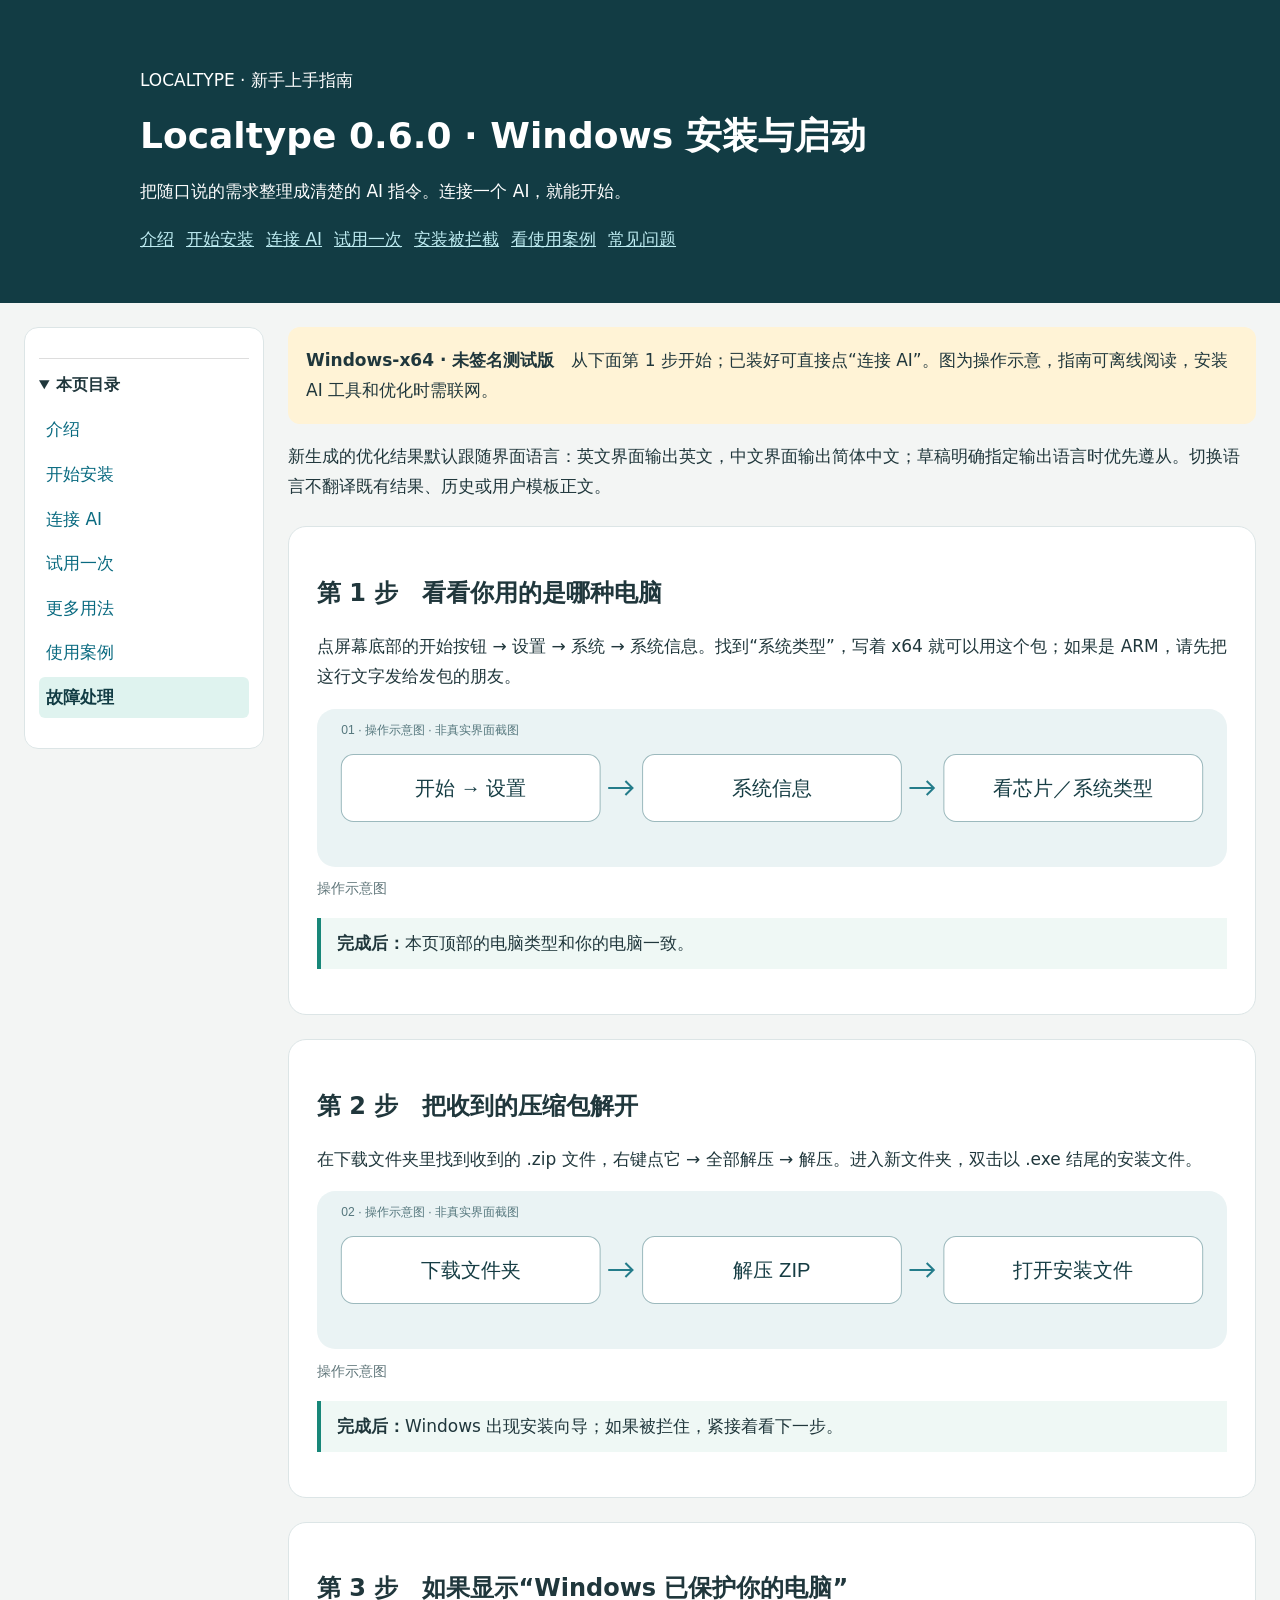
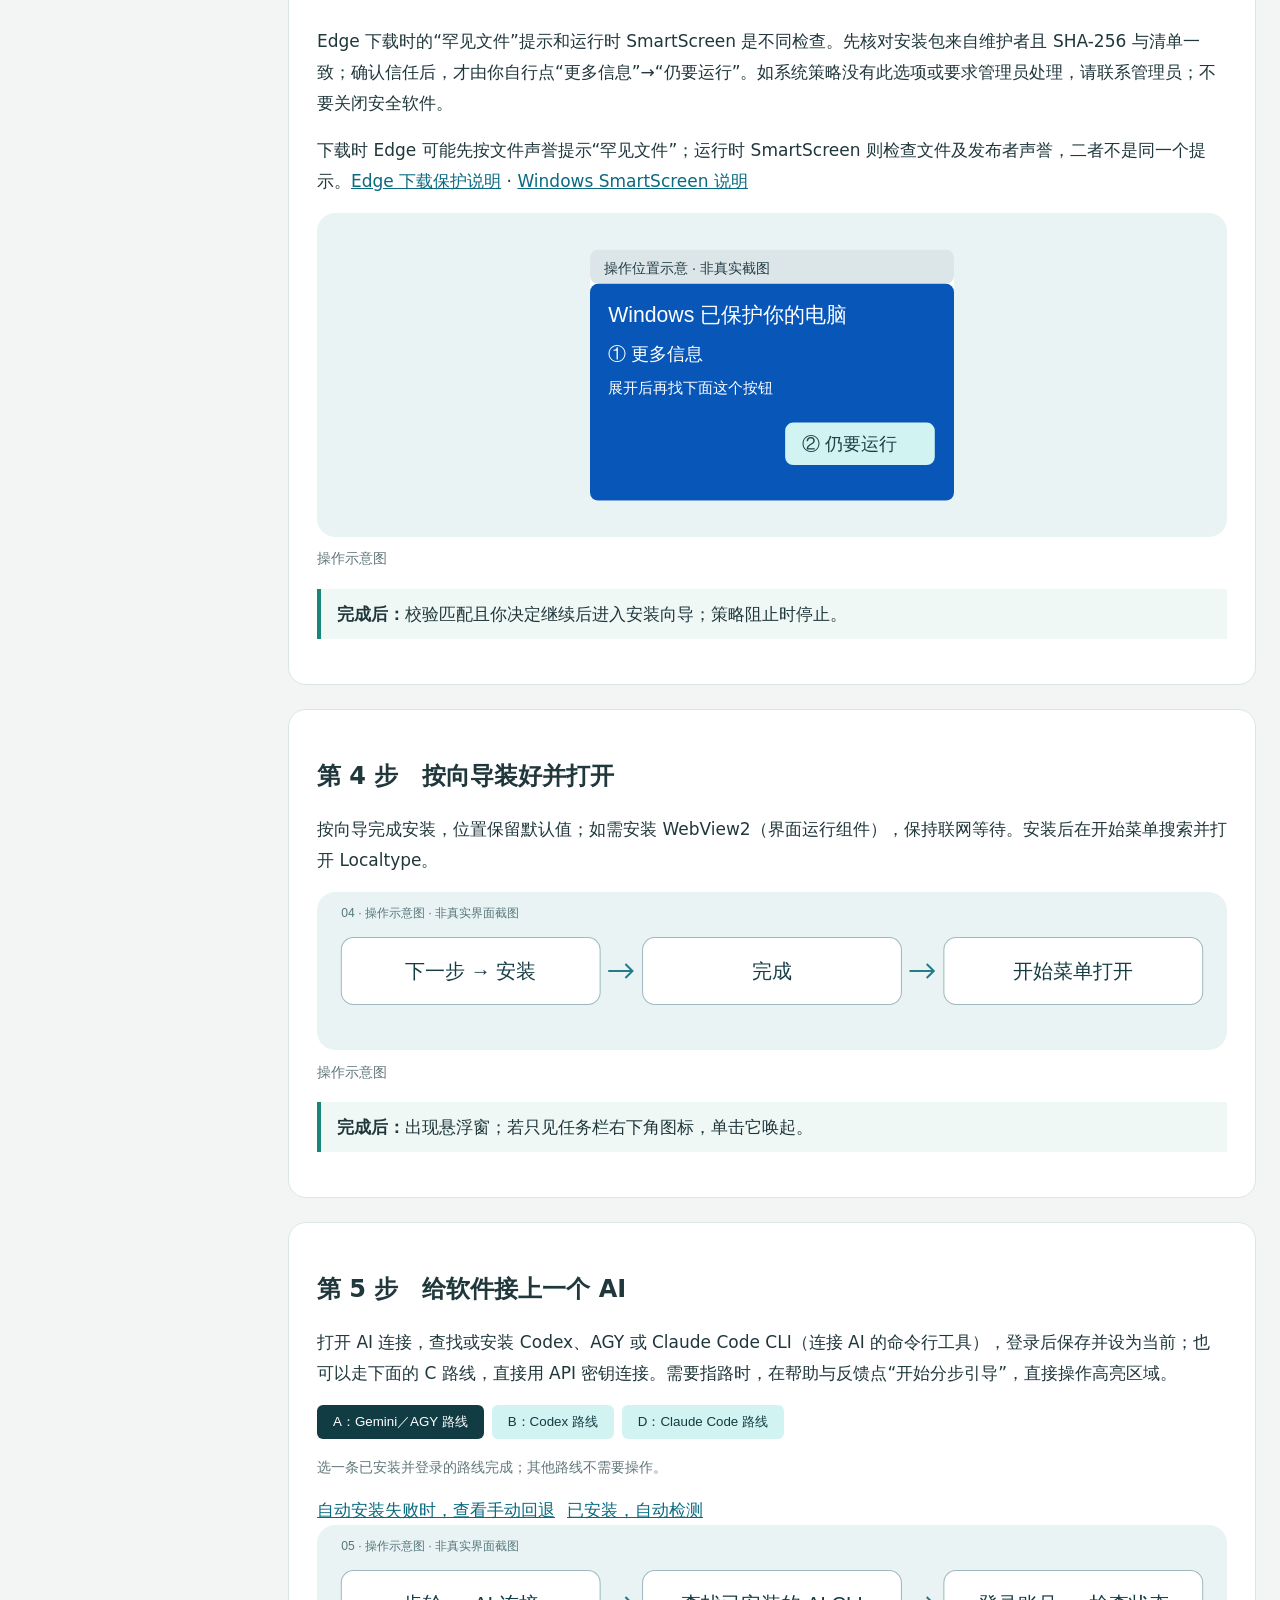
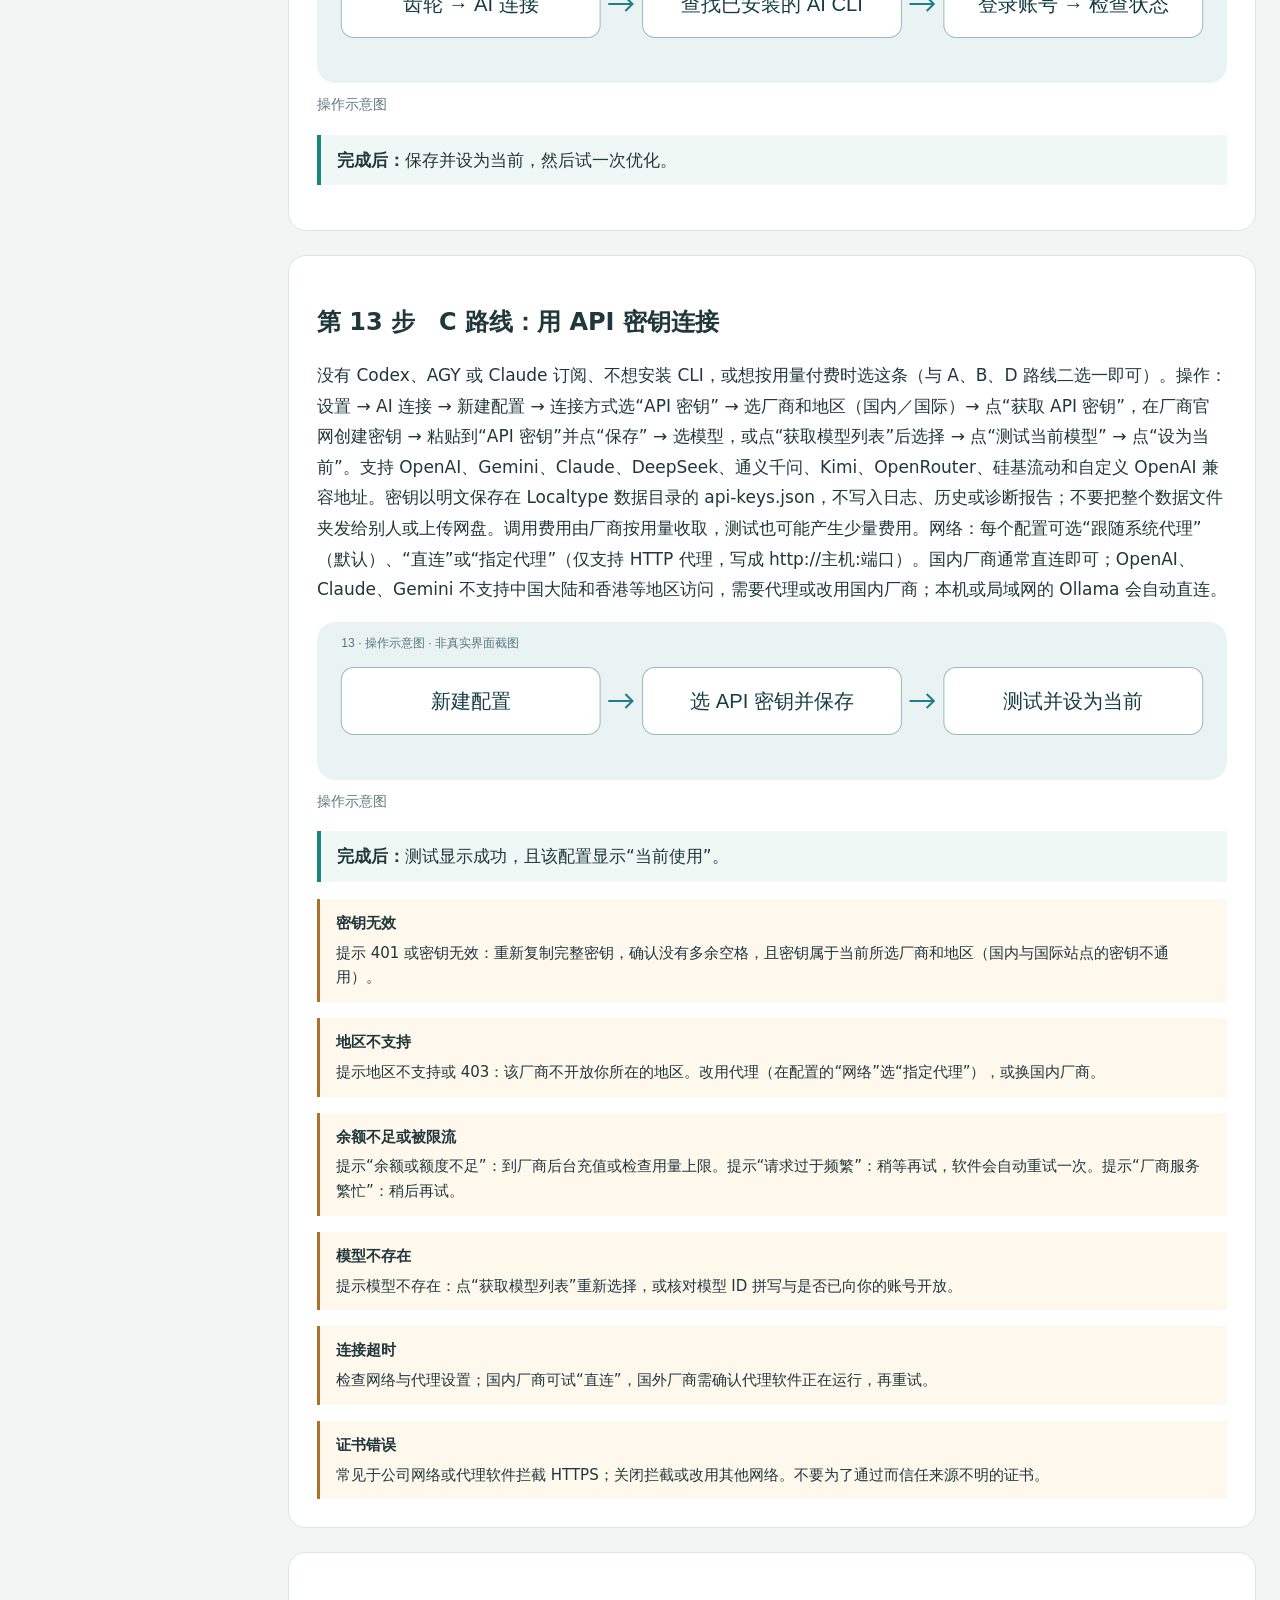
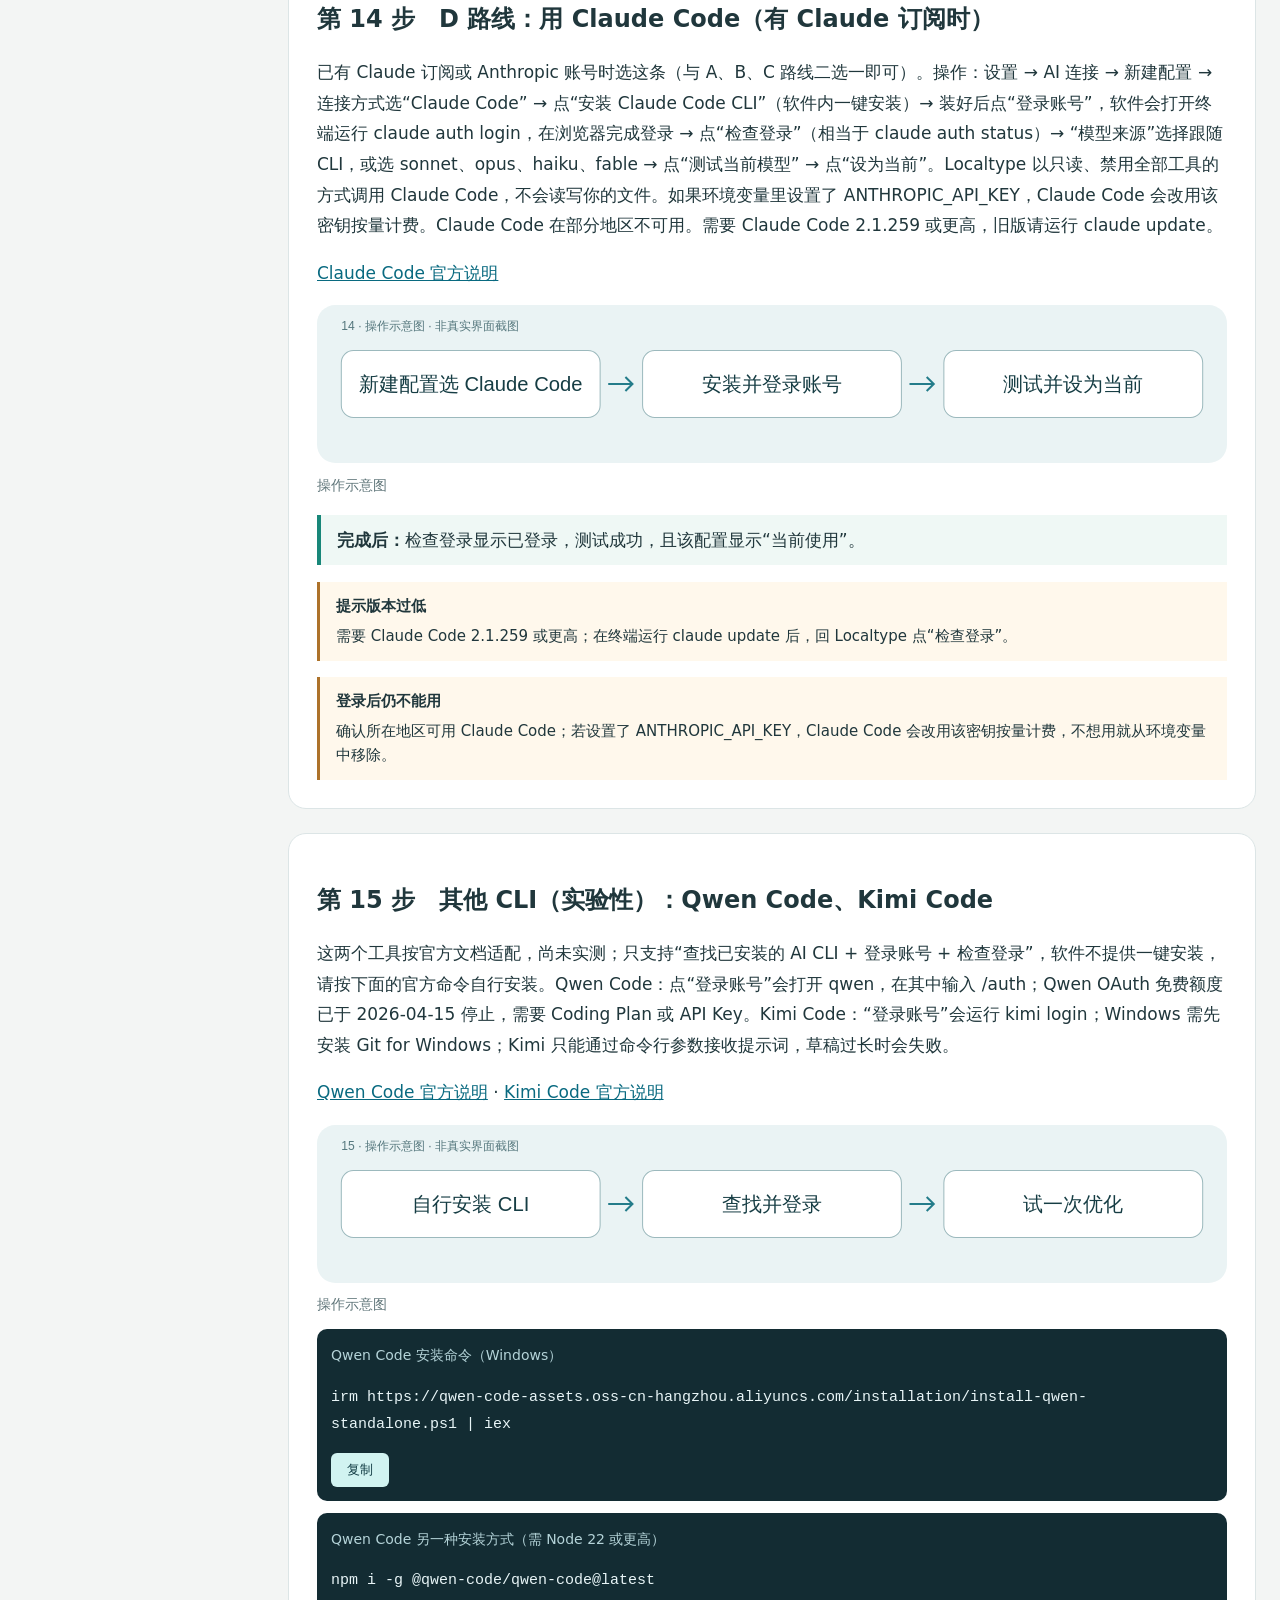
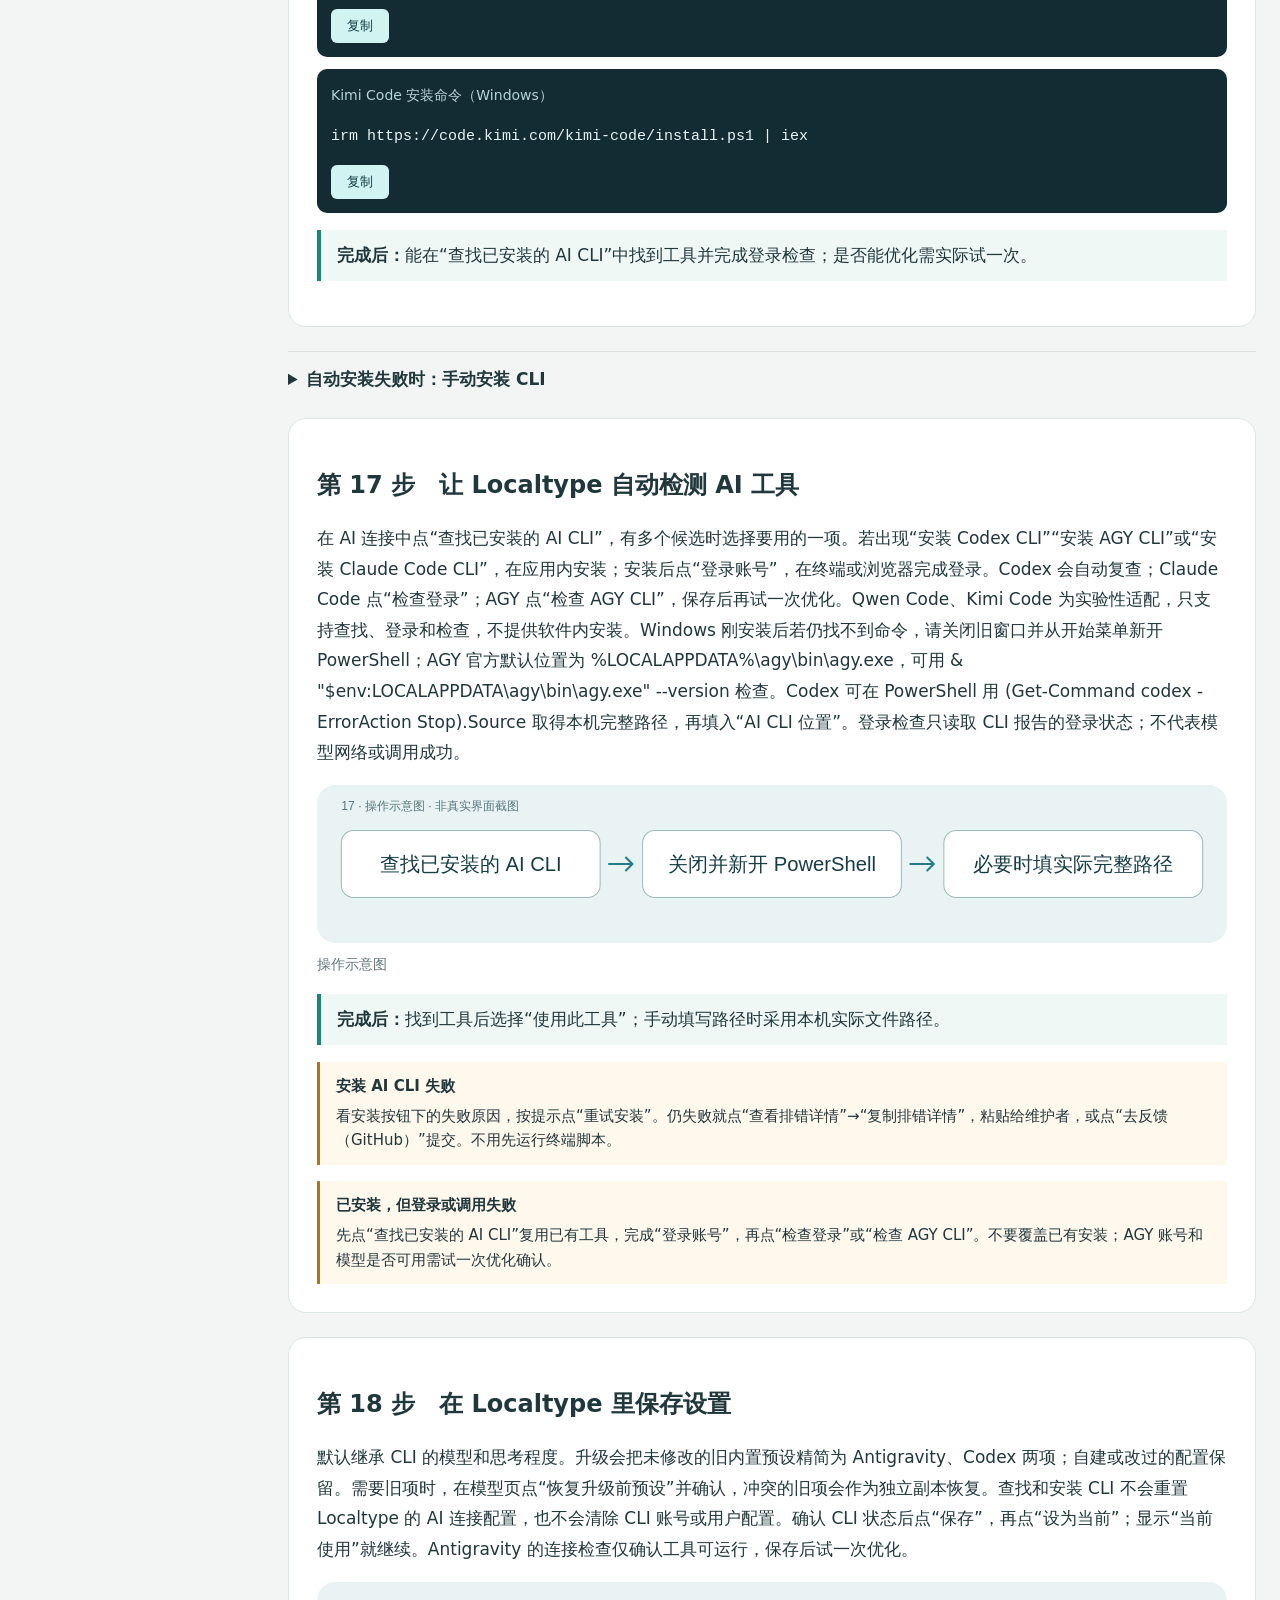
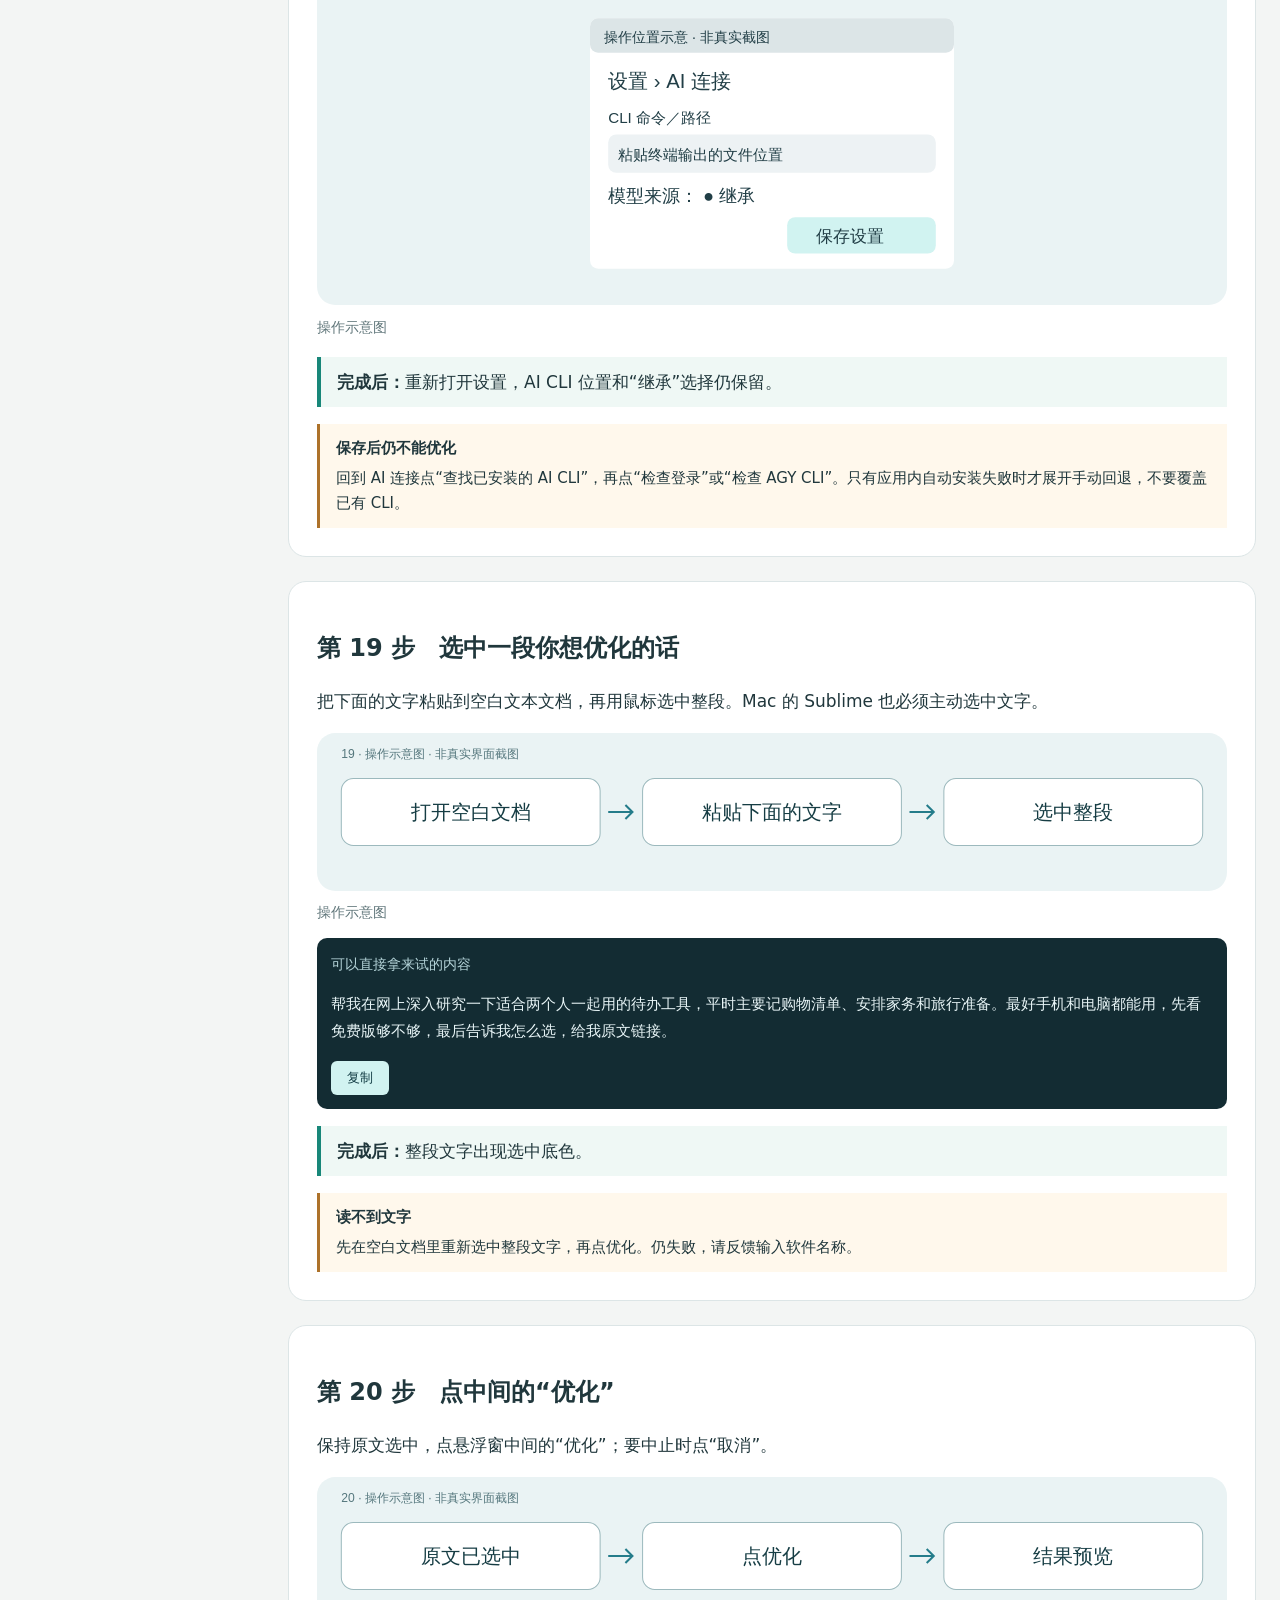
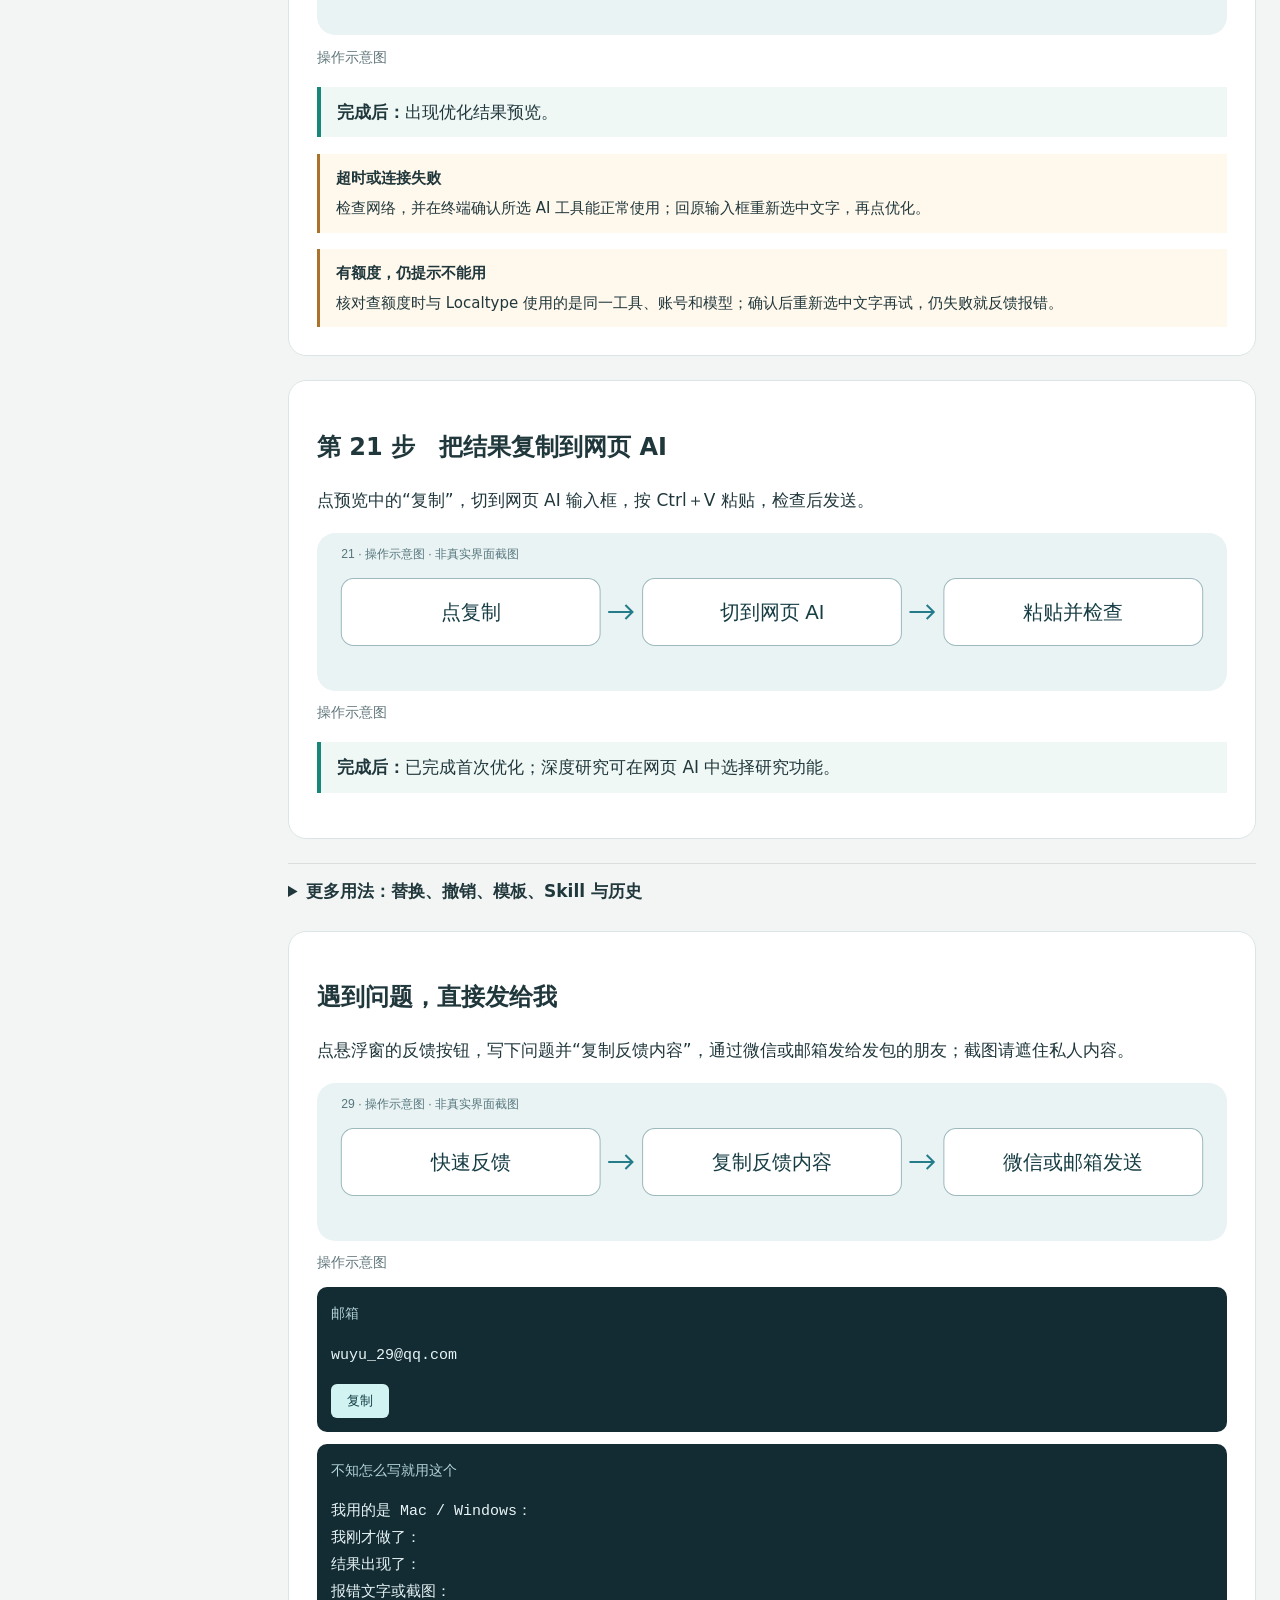
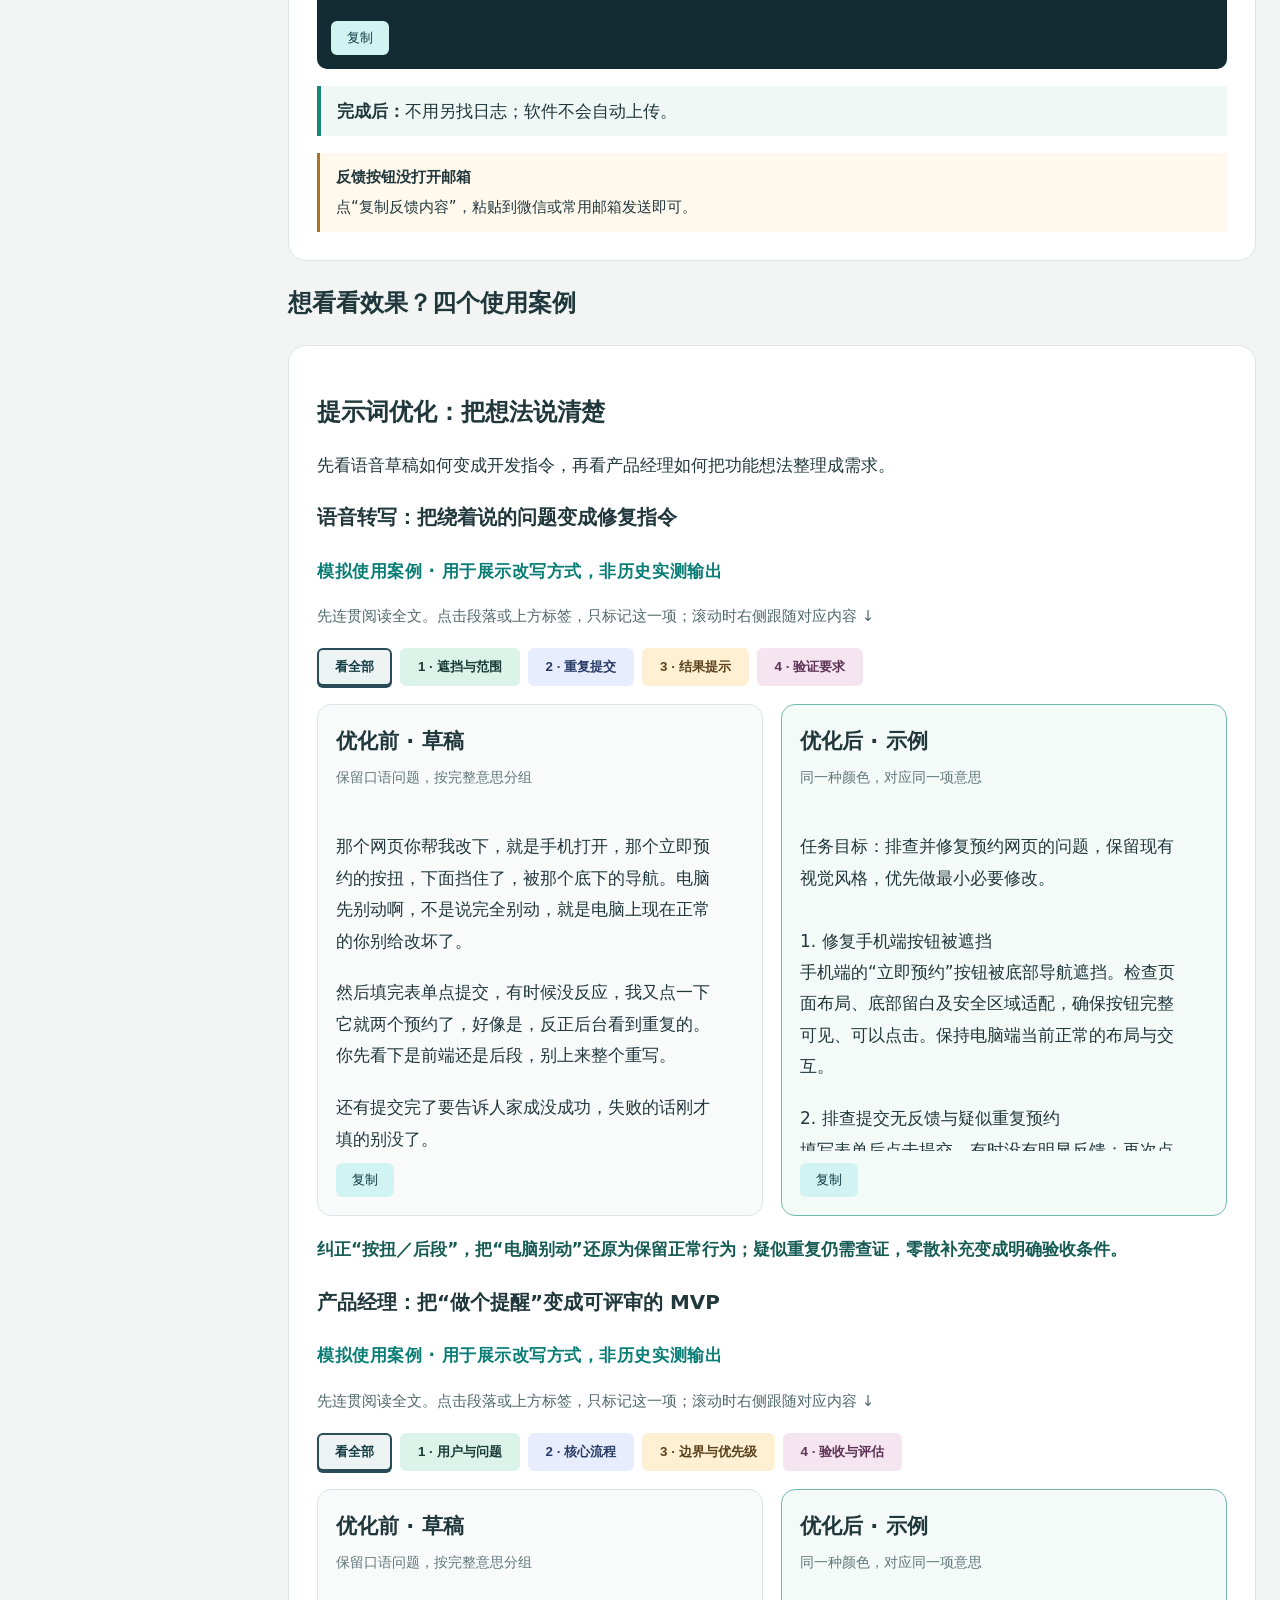
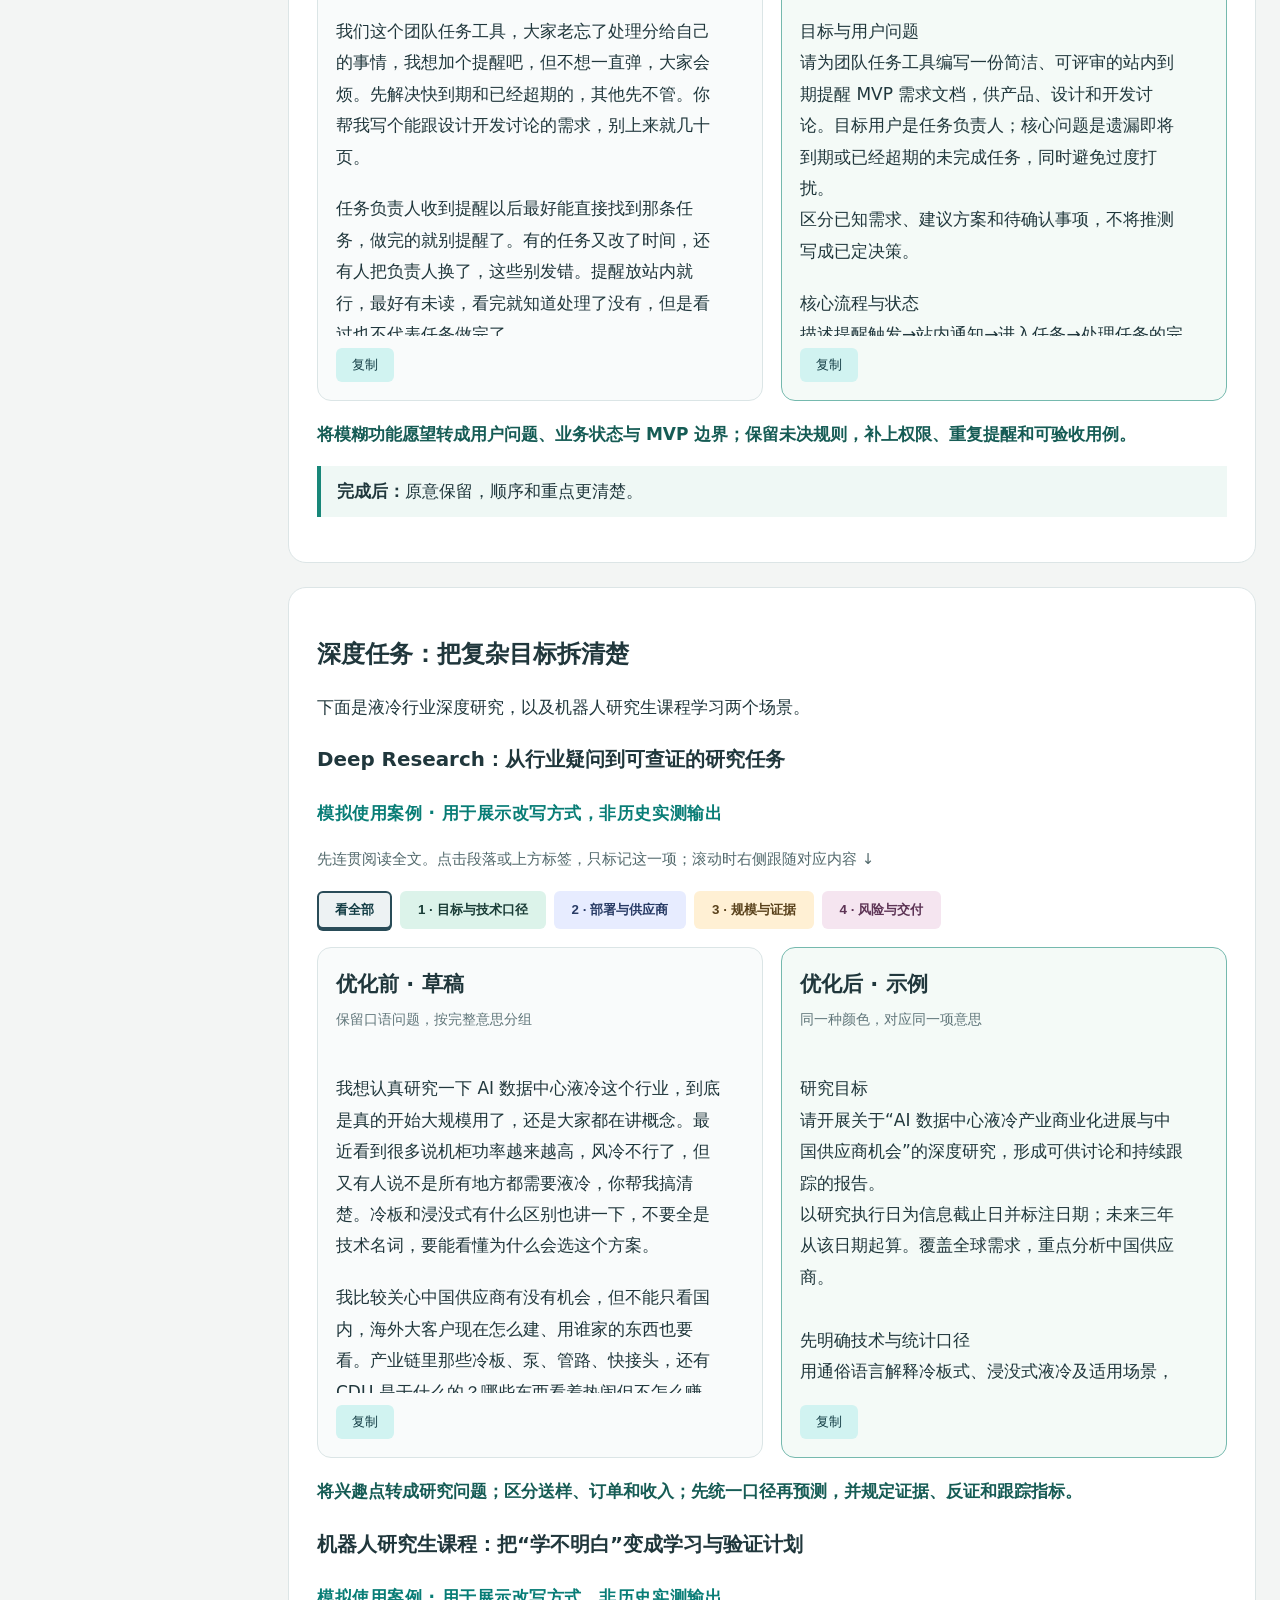
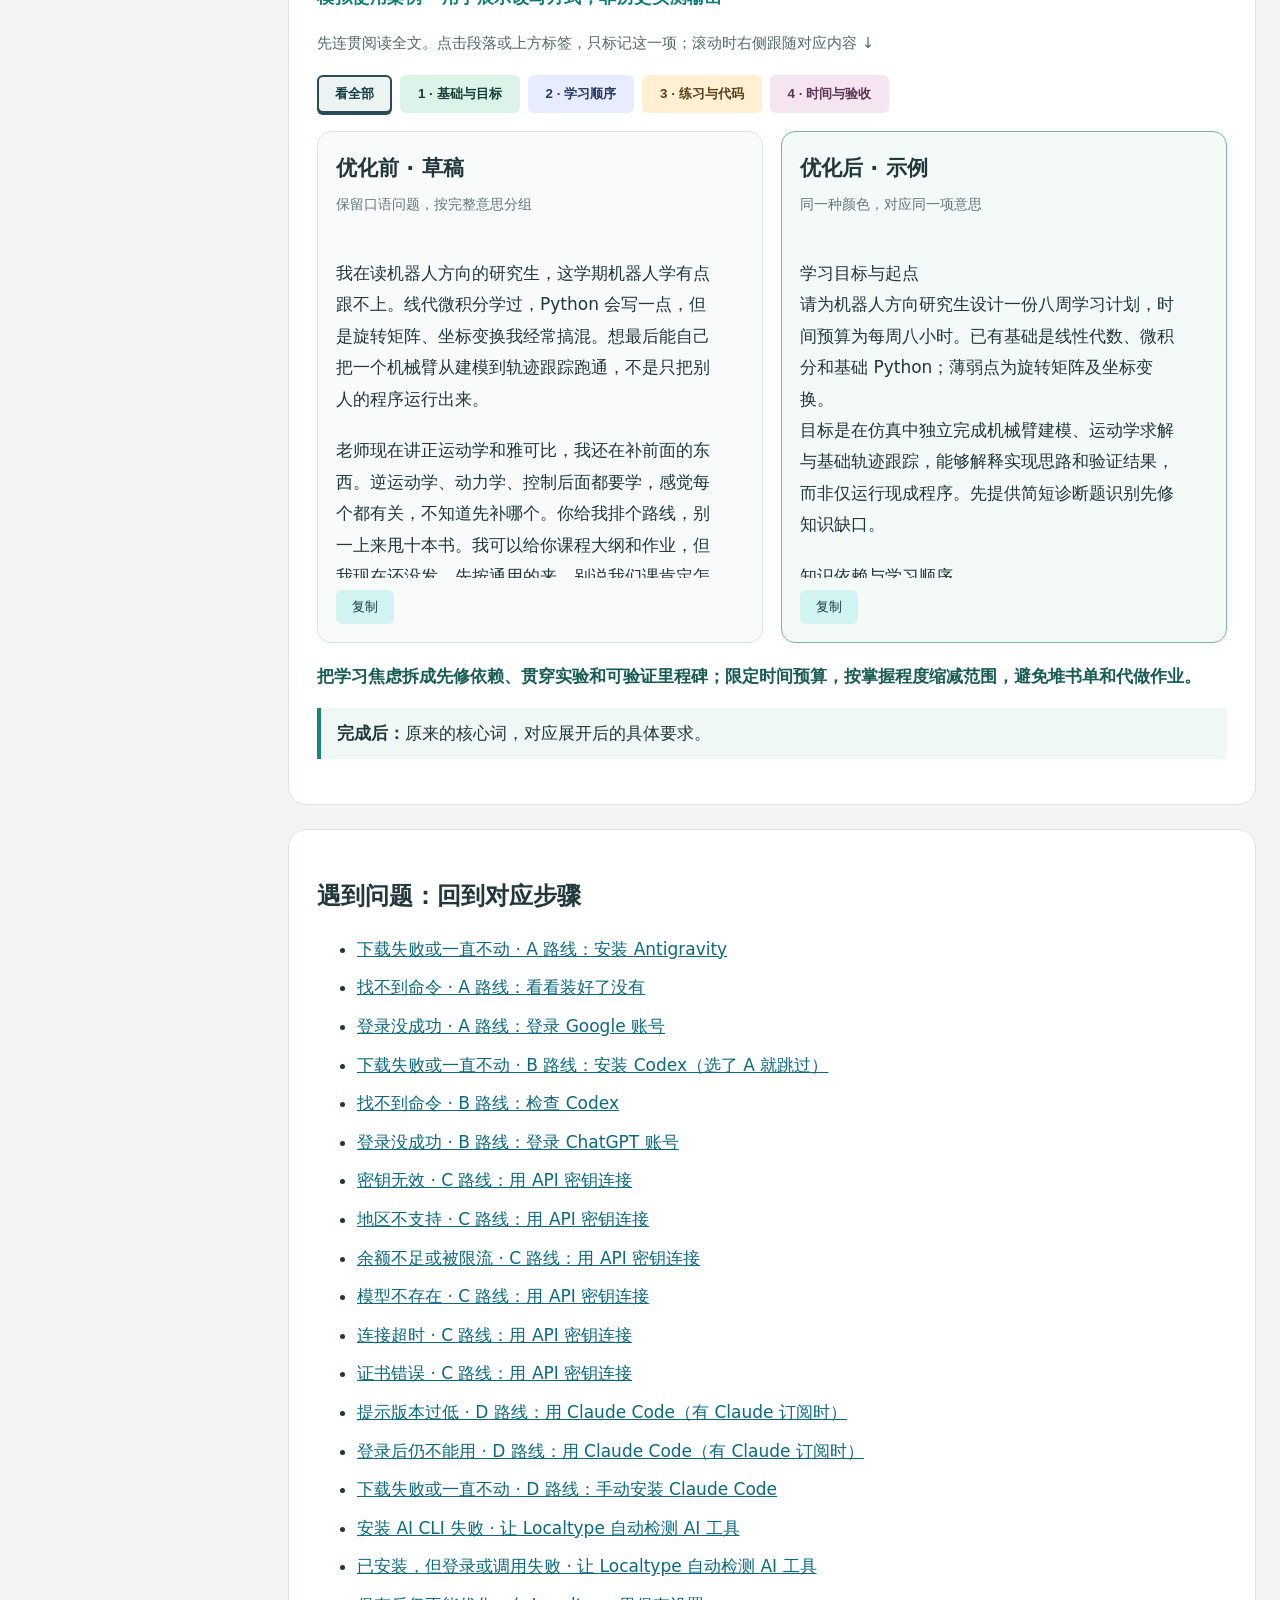
<file: guides/windows/先看这里.html>
<!doctype html><html lang="zh-CN"><head><meta charset="utf-8"><meta name="viewport" content="width=device-width,initial-scale=1"><link rel="icon" href="data:,"><title>Localtype 0.6.0 · Windows 安装与启动</title><style>*{box-sizing:border-box}html{scroll-behavior:smooth}body{margin:0;background:#f3f5f4;color:#20373c;font:17px/1.8 system-ui,'Microsoft YaHei',sans-serif}header{background:#123c44;color:white;padding:48px max(24px,calc((100% - 1000px)/2))}h1{font-size:36px;line-height:1.3;margin:12px 0}h2{line-height:1.5;font-size:24px}main{max-width:1050px;margin:auto;padding:24px}nav{display:flex;gap:12px;flex-wrap:wrap}a{color:#096a80}header a{color:#bdebf1}section{background:white;padding:28px;border-radius:18px;margin:24px 0;border:1px solid #dce5e6}figure{margin:0}img{width:100%;height:auto}figcaption,.small{color:#60767a;font-size:14px}.expected{border-left:4px solid #188779;padding:10px 16px;background:#eff8f5}.command{background:#132c33;color:#e8f5f7;border-radius:10px;padding:14px;margin:12px 0}.command p{margin:0;color:#b5d4d9;font-size:14px}pre{white-space:pre-wrap;overflow-wrap:anywhere;font:15px/1.8 Consolas,monospace;user-select:text}button{background:#d1f3f1;color:#123c44;border:0;border-radius:6px;padding:8px 16px;cursor:pointer}button:focus-visible,a:focus-visible{outline:3px solid #e09b27}details{margin:16px 0;border-top:1px solid #ddd;padding-top:12px}summary{font-weight:bold;cursor:pointer}.notice{background:#fff3d6;padding:18px;border-radius:12px}li{margin:8px 0}footer{padding:30px 0;color:#60767a} @media(max-width:600px){h1{font-size:27px}main{padding:12px}section{padding:18px}header{padding:30px 20px}} @media print{button,nav{display:none}section{break-inside:avoid}body{background:white}header{color:black;background:white}}.demo-note{color:#087d76;font-weight:700;letter-spacing:.03em}.map-hint{font-size:15px;color:#52696c}.map-controls{display:flex;flex-wrap:wrap;gap:8px;margin:18px 0}.map-chip{border:2px solid transparent;background:#edf2f3;font-weight:600}.map-chip.active{border-color:#294c58;box-shadow:0 2px 0 #294c58}.compare-grid{display:grid;grid-template-columns:1fr 1fr;gap:18px}.compare-col{min-width:0;border:1px solid #dbe5e6;border-radius:14px;padding:18px;background:#f9fbfb}.compare-col.after{border-color:#75b9ae;background:#f4faf7}.compare-col h3{margin:0;font-size:21px}.compare-col>.small{margin:4px 0 14px;height:52px}.compare-scroll{height:320px;overflow-y:auto;overscroll-behavior:contain;scrollbar-gutter:stable;overflow-anchor:none;padding-right:8px;line-height:1.85;scrollbar-color:#739c9c #e4eeec}.mapped{padding:0;margin:0 0 1.2em;border:0;border-radius:0;white-space:pre-wrap;color:inherit;background:transparent;cursor:pointer}.mapped>span{box-decoration-break:clone;-webkit-box-decoration-break:clone}.mapped.matched>span{background:var(--highlight)}.mapped:focus-visible{outline:2px solid #427c88;outline-offset:3px}.compare-scroll:after{content:"";display:block;height:calc(100% - 28px)}.map-label{display:block;font-size:12px;font-weight:750;margin-bottom:5px;color:var(--ink)}.c0{--tone:#258b82;--ink:#135d57;--highlight:#dcf3ea;color:#193c36}.c1{--tone:#526dd2;--ink:#344b98;--highlight:#e7ecff;color:#283b65}.c2{--tone:#bc8327;--ink:#78500f;--highlight:#fff0d4;color:#59411b}.c3{--tone:#a65b94;--ink:#7b3e6c;--highlight:#f5e5f0;color:#5d3455}.map-chip.c0,.map-chip.c1,.map-chip.c2,.map-chip.c3{background:var(--highlight)}.mapped.c0,.mapped.c1,.mapped.c2,.mapped.c3{color:inherit}.copy-only .command{background:none;margin:12px 0 0;padding:0}.copy-only pre,.copy-only .command>p{display:none}.takeaway{font-weight:650;color:#165c55;margin:18px 0 8px}@media(max-width:700px){.compare-grid{grid-template-columns:repeat(2,minmax(280px,1fr));overflow-x:auto;gap:12px}.compare-scroll{height:300px}.compare-col{padding:14px}}@media(prefers-reduced-motion:reduce){.mapped{transition:none}html{scroll-behavior:auto}}
.step-help{margin-top:16px;padding:12px 16px;border-left:3px solid #ad722a;background:#fff8ec;font-size:15px;line-height:1.65}.step-help p{margin:5px 0 0}.step-help:target{outline:2px solid #ad722a;outline-offset:3px}
.legacy-step-anchor{display:block;position:relative;top:-12px;visibility:hidden}#manual-cli{margin-top:24px}.manual-cli-note{color:#60767a}
.guide-layout{max-width:1320px;margin:auto;display:grid;grid-template-columns:240px minmax(0,1050px);gap:24px;padding:24px}.guide-layout main{max-width:1050px;width:100%;margin:0;padding:0}.guide-toc{align-self:start;position:sticky;top:20px;background:white;border:1px solid #dce5e6;border-radius:14px;padding:14px}.guide-toc summary{font-size:16px}.guide-toc nav{display:grid;gap:4px;margin-top:10px}.guide-toc a{padding:5px 7px;border-radius:6px;text-decoration:none}.guide-toc a[aria-current="true"]{background:#dff3ef;color:#123c44;font-weight:700}.route-tabs{display:flex;flex-wrap:wrap;gap:8px;margin:16px 0}.route-tabs button[aria-pressed="true"]{background:#123c44;color:white}.route-hint,.route-noscript{font-size:14px;color:#60767a}.guide-toc a:focus-visible,.route-tabs button:focus-visible{outline:3px solid #e09b27;outline-offset:2px}body[data-guide-route="agy"] .route-codex,body[data-guide-route="agy"] .route-claude,body[data-guide-route="codex"] .route-agy,body[data-guide-route="codex"] .route-claude,body[data-guide-route="claude"] .route-agy,body[data-guide-route="claude"] .route-codex{display:none}@media(max-width:900px){.guide-layout{display:block;padding:12px}.guide-toc{position:static;margin:0 0 16px;padding:12px}}@media(max-width:600px){.guide-layout{padding:12px}}</style></head><body data-guide-route="agy"><header><p>LOCALTYPE · 新手上手指南</p><h1>Localtype 0.6.0 · Windows 安装与启动</h1><p>把随口说的需求整理成清楚的 AI 指令。连接一个 AI，就能开始。</p><nav aria-label="快速跳转"><a href="#intro">介绍</a><a href="#install-platform">开始安装</a><a href="#connect-ai">连接 AI</a><a href="#use-select-text">试用一次</a><a href="#install-windows-protection">安装被拦截</a><a href="#examples">看使用案例</a><a href="#trouble">常见问题</a></nav></header><div class="guide-layout"><aside class="guide-toc"><details><summary>本页目录</summary><nav aria-label="指南目录"><a href="#intro">介绍</a><a href="#install-platform">开始安装</a><a href="#connect-ai">连接 AI</a><a href="#use-select-text">试用一次</a><a href="#more-usage">更多用法</a><a href="#examples">使用案例</a><a href="#trouble">故障处理</a></nav></details></aside><main><div class="notice" id="intro" tabindex="-1"><strong>Windows-x64 · 未签名测试版</strong>　从下面第 1 步开始；已装好可直接点“连接 AI”。图为操作示意，指南可离线阅读，安装 AI 工具和优化时需联网。</div><p>新生成的优化结果默认跟随界面语言：英文界面输出英文，中文界面输出简体中文；草稿明确指定输出语言时优先遵从。切换语言不翻译既有结果、历史或用户模板正文。</p><a id="step-3" class="legacy-step-anchor" data-step-target="install-platform" aria-hidden="true"></a><section id="install-platform" class="guide-step"><h2>第 1 步　看看你用的是哪种电脑</h2><p>点屏幕底部的开始按钮 → 设置 → 系统 → 系统信息。找到“系统类型”，写着 x64 就可以用这个包；如果是 ARM，请先把这行文字发给发包的朋友。</p><figure><picture><source media="(max-width:600px)" srcset="[data-uri]"><img src="[data-uri]" alt="开始 → 设置 → 系统信息 → 看芯片／系统类型"></picture><figcaption>操作示意图</figcaption></figure><p class="expected"><strong>完成后：</strong>本页顶部的电脑类型和你的电脑一致。</p></section><a id="step-4" class="legacy-step-anchor" data-step-target="install-unpack" aria-hidden="true"></a><section id="install-unpack" class="guide-step"><h2>第 2 步　把收到的压缩包解开</h2><p>在下载文件夹里找到收到的 .zip 文件，右键点它 → 全部解压 → 解压。进入新文件夹，双击以 .exe 结尾的安装文件。</p><figure><picture><source media="(max-width:600px)" srcset="[data-uri]"><img src="[data-uri]" alt="下载文件夹 → 解压 ZIP → 打开安装文件"></picture><figcaption>操作示意图</figcaption></figure><p class="expected"><strong>完成后：</strong>Windows 出现安装向导；如果被拦住，紧接着看下一步。</p></section><a id="step-5" class="legacy-step-anchor" data-step-target="install-windows-protection" aria-hidden="true"></a><section id="install-windows-protection" class="guide-step"><h2>第 3 步　如果显示“Windows 已保护你的电脑”</h2><p>Edge 下载时的“罕见文件”提示和运行时 SmartScreen 是不同检查。先核对安装包来自维护者且 SHA-256 与清单一致；确认信任后，才由你自行点“更多信息”→“仍要运行”。如系统策略没有此选项或要求管理员处理，请联系管理员；不要关闭安全软件。</p><p>下载时 Edge 可能先按文件声誉提示“罕见文件”；运行时 SmartScreen 则检查文件及发布者声誉，二者不是同一个提示。<a href="https://support.microsoft.com/en-us/edge/how-can-smartscreen-help-protect-me-in-microsoft-edge">Edge 下载保护说明</a> · <a href="https://learn.microsoft.com/en-us/windows/apps/package-and-deploy/smartscreen-reputation">Windows SmartScreen 说明</a></p><figure><picture><source media="(max-width:600px)" srcset="[data-uri]"><img src="[data-uri]" alt="来源与 SHA-256 → 更多信息 → 仍要运行"></picture><figcaption>操作示意图</figcaption></figure><p class="expected"><strong>完成后：</strong>校验匹配且你决定继续后进入安装向导；策略阻止时停止。</p></section><a id="step-6" class="legacy-step-anchor" data-step-target="install-windows-finish" aria-hidden="true"></a><section id="install-windows-finish" class="guide-step"><h2>第 4 步　按向导装好并打开</h2><p>按向导完成安装，位置保留默认值；如需安装 WebView2（界面运行组件），保持联网等待。安装后在开始菜单搜索并打开 Localtype。</p><figure><picture><source media="(max-width:600px)" srcset="[data-uri]"><img src="[data-uri]" alt="下一步 → 安装 → 完成 → 开始菜单打开"></picture><figcaption>操作示意图</figcaption></figure><p class="expected"><strong>完成后：</strong>出现悬浮窗；若只见任务栏右下角图标，单击它唤起。</p></section><a id="step-7" class="legacy-step-anchor" data-step-target="connect-ai" aria-hidden="true"></a><section id="connect-ai" class="guide-step"><h2>第 5 步　给软件接上一个 AI</h2><p>打开 AI 连接，查找或安装 Codex、AGY 或 Claude Code CLI（连接 AI 的命令行工具），登录后保存并设为当前；也可以走下面的 C 路线，直接用 API 密钥连接。需要指路时，在帮助与反馈点“开始分步引导”，直接操作高亮区域。</p><div class="route-tabs" role="group" aria-label="选择 AI 路线"><button type="button" data-guide-route="agy" aria-pressed="true">A：Gemini／AGY 路线</button><button type="button" data-guide-route="codex" aria-pressed="false">B：Codex 路线</button><button type="button" data-guide-route="claude" aria-pressed="false">D：Claude Code 路线</button></div><p class="route-hint">选一条已安装并登录的路线完成；其他路线不需要操作。</p><noscript><p class="route-noscript">三条路线都显示，请只按其中一条完成。</p></noscript><nav aria-label="AI 安装路线"><a href="#manual-cli">自动安装失败时，查看手动回退</a><a href="#connect-cli-path">已安装，自动检测</a></nav><figure><picture><source media="(max-width:600px)" srcset="[data-uri]"><img src="[data-uri]" alt="齿轮 → AI 连接 → 查找已安装的 AI CLI → 登录账号 → 检查状态"></picture><figcaption>操作示意图</figcaption></figure><p class="expected"><strong>完成后：</strong>保存并设为当前，然后试一次优化。</p></section><a id="step-15" class="legacy-step-anchor" data-step-target="api-connect" aria-hidden="true"></a><section id="api-connect" class="guide-step"><h2>第 13 步　C 路线：用 API 密钥连接</h2><p>没有 Codex、AGY 或 Claude 订阅、不想安装 CLI，或想按用量付费时选这条（与 A、B、D 路线二选一即可）。操作：设置 → AI 连接 → 新建配置 → 连接方式选“API 密钥” → 选厂商和地区（国内／国际）→ 点“获取 API 密钥”，在厂商官网创建密钥 → 粘贴到“API 密钥”并点“保存” → 选模型，或点“获取模型列表”后选择 → 点“测试当前模型” → 点“设为当前”。支持 OpenAI、Gemini、Claude、DeepSeek、通义千问、Kimi、OpenRouter、硅基流动和自定义 OpenAI 兼容地址。密钥以明文保存在 Localtype 数据目录的 api-keys.json，不写入日志、历史或诊断报告；不要把整个数据文件夹发给别人或上传网盘。调用费用由厂商按用量收取，测试也可能产生少量费用。网络：每个配置可选“跟随系统代理”（默认）、“直连”或“指定代理”（仅支持 HTTP 代理，写成 http://主机:端口）。国内厂商通常直连即可；OpenAI、Claude、Gemini 不支持中国大陆和香港等地区访问，需要代理或改用国内厂商；本机或局域网的 Ollama 会自动直连。</p><figure><picture><source media="(max-width:600px)" srcset="[data-uri]"><img src="[data-uri]" alt="新建配置 → 选 API 密钥并保存 → 测试并设为当前"></picture><figcaption>操作示意图</figcaption></figure><p class="expected"><strong>完成后：</strong>测试显示成功，且该配置显示“当前使用”。</p><aside class="step-help" id="help-15-1"><strong>密钥无效</strong><p>提示 401 或密钥无效：重新复制完整密钥，确认没有多余空格，且密钥属于当前所选厂商和地区（国内与国际站点的密钥不通用）。</p></aside><aside class="step-help" id="help-15-2"><strong>地区不支持</strong><p>提示地区不支持或 403：该厂商不开放你所在的地区。改用代理（在配置的“网络”选“指定代理”），或换国内厂商。</p></aside><aside class="step-help" id="help-15-3"><strong>余额不足或被限流</strong><p>提示“余额或额度不足”：到厂商后台充值或检查用量上限。提示“请求过于频繁”：稍等再试，软件会自动重试一次。提示“厂商服务繁忙”：稍后再试。</p></aside><aside class="step-help" id="help-15-4"><strong>模型不存在</strong><p>提示模型不存在：点“获取模型列表”重新选择，或核对模型 ID 拼写与是否已向你的账号开放。</p></aside><aside class="step-help" id="help-15-5"><strong>连接超时</strong><p>检查网络与代理设置；国内厂商可试“直连”，国外厂商需确认代理软件正在运行，再重试。</p></aside><aside class="step-help" id="help-15-6"><strong>证书错误</strong><p>常见于公司网络或代理软件拦截 HTTPS；关闭拦截或改用其他网络。不要为了通过而信任来源不明的证书。</p></aside></section><a id="step-16" class="legacy-step-anchor" data-step-target="claude-code" aria-hidden="true"></a><section id="claude-code" class="guide-step"><h2>第 14 步　D 路线：用 Claude Code（有 Claude 订阅时）</h2><p>已有 Claude 订阅或 Anthropic 账号时选这条（与 A、B、C 路线二选一即可）。操作：设置 → AI 连接 → 新建配置 → 连接方式选“Claude Code” → 点“安装 Claude Code CLI”（软件内一键安装）→ 装好后点“登录账号”，软件会打开终端运行 claude auth login，在浏览器完成登录 → 点“检查登录”（相当于 claude auth status）→ “模型来源”选择跟随 CLI，或选 sonnet、opus、haiku、fable → 点“测试当前模型” → 点“设为当前”。Localtype 以只读、禁用全部工具的方式调用 Claude Code，不会读写你的文件。如果环境变量里设置了 ANTHROPIC_API_KEY，Claude Code 会改用该密钥按量计费。Claude Code 在部分地区不可用。需要 Claude Code 2.1.259 或更高，旧版请运行 claude update。</p><p><a href="https://code.claude.com/docs/en/setup">Claude Code 官方说明</a></p><figure><picture><source media="(max-width:600px)" srcset="[data-uri]"><img src="[data-uri]" alt="新建配置选 Claude Code → 安装并登录账号 → 测试并设为当前"></picture><figcaption>操作示意图</figcaption></figure><p class="expected"><strong>完成后：</strong>检查登录显示已登录，测试成功，且该配置显示“当前使用”。</p><aside class="step-help" id="help-16-1"><strong>提示版本过低</strong><p>需要 Claude Code 2.1.259 或更高；在终端运行 claude update 后，回 Localtype 点“检查登录”。</p></aside><aside class="step-help" id="help-16-2"><strong>登录后仍不能用</strong><p>确认所在地区可用 Claude Code；若设置了 ANTHROPIC_API_KEY，Claude Code 会改用该密钥按量计费，不想用就从环境变量中移除。</p></aside></section><a id="step-17" class="legacy-step-anchor" data-step-target="other-cli" aria-hidden="true"></a><section id="other-cli" class="guide-step"><h2>第 15 步　其他 CLI（实验性）：Qwen Code、Kimi Code</h2><p>这两个工具按官方文档适配，尚未实测；只支持“查找已安装的 AI CLI + 登录账号 + 检查登录”，软件不提供一键安装，请按下面的官方命令自行安装。Qwen Code：点“登录账号”会打开 qwen，在其中输入 /auth；Qwen OAuth 免费额度已于 2026-04-15 停止，需要 Coding Plan 或 API Key。Kimi Code：“登录账号”会运行 kimi login；Windows 需先安装 Git for Windows；Kimi 只能通过命令行参数接收提示词，草稿过长时会失败。</p><p><a href="https://github.com/QwenLM/qwen-code">Qwen Code 官方说明</a> · <a href="https://www.kimi.com/code/docs/en/kimi-code-cli/guides/getting-started.html">Kimi Code 官方说明</a></p><figure><picture><source media="(max-width:600px)" srcset="[data-uri]"><img src="[data-uri]" alt="自行安装 CLI → 查找并登录 → 试一次优化"></picture><figcaption>操作示意图</figcaption></figure><div class="command"><p>Qwen Code 安装命令（Windows）</p><pre>irm https://qwen-code-assets.oss-cn-hangzhou.aliyuncs.com/installation/install-qwen-standalone.ps1 | iex</pre><button type="button">复制</button></div><div class="command"><p>Qwen Code 另一种安装方式（需 Node 22 或更高）</p><pre>npm i -g @qwen-code/qwen-code@latest</pre><button type="button">复制</button></div><div class="command"><p>Kimi Code 安装命令（Windows）</p><pre>irm https://code.kimi.com/kimi-code/install.ps1 | iex</pre><button type="button">复制</button></div><p class="expected"><strong>完成后：</strong>能在“查找已安装的 AI CLI”中找到工具并完成登录检查；是否能优化需实际试一次。</p></section><details id="manual-cli"><summary>自动安装失败时：手动安装 CLI</summary><p>先在应用内查找 Codex、AGY 或 Claude Code CLI；没有安装时点对应安装按钮（Qwen Code、Kimi Code 不提供软件内安装，见上面的实验性说明）。失败先点“查看排错详情”→“复制排错详情”反馈，不用运行下面的命令。只有需要手动回退时才展开这里；已安装的 CLI 直接复用，不要覆盖。网页指南只能展示命令，不能自动执行命令。</p><a id="step-8" class="legacy-step-anchor" data-step-target="cli-terminal" aria-hidden="true"></a><section id="cli-terminal" class="guide-step"><h2>第 6 步　打开一个输入命令的窗口</h2><p>开始菜单搜索并打开“Windows PowerShell”（不用管理员模式）。</p><p class="expected"><strong>完成后：</strong>已打开用于手动 CLI 操作的窗口。</p></section><a id="step-9" class="legacy-step-anchor" data-step-target="agy-install" aria-hidden="true"></a><section id="agy-install" class="guide-step route-agy"><h2>第 7 步　A 路线：安装 Antigravity</h2><p>按旁边的 Google Antigravity CLI 官方安装指南操作。Windows 安装结束后，从开始菜单新开 PowerShell；若 agy 仍找不到，可用官方默认完整路径检查或填写实际 CLI 路径，不要假设 CMD 会读取 PowerShell profile 中的 PATH。</p><p><a href="#cli-terminal">还没打开终端？先看怎么打开 →</a> · <a href="https://antigravity.google/docs/cli/install">Google Antigravity CLI 官方说明</a></p><figure><picture><source media="(max-width:600px)" srcset="[data-uri]"><img src="[data-uri]" alt="打开官方安装指南 → 等待安装 → 从开始菜单新开 PowerShell"></picture><figcaption>操作示意图</figcaption></figure><div class="command"><p>Windows 命令</p><pre>irm https://antigravity.google/cli/install.ps1 | iex</pre><button type="button">复制</button></div><p class="expected"><strong>完成后：</strong>PowerShell 可运行 agy --version，或用实际完整路径验证。</p><aside class="step-help" id="help-9-1"><strong>下载失败或一直不动</strong><p>检查网络后手动重试；可在安装区点“官方安装指南”或复制官方地址。软件会自动使用系统代理（例如代理软件的“系统代理”模式）；仍失败时确认代理软件正在运行，调整代理后退出并重新打开软件。安装完成后重开终端，再做版本检查。</p></aside></section><a id="step-10" class="legacy-step-anchor" data-step-target="agy-version" aria-hidden="true"></a><section id="agy-version" class="guide-step route-agy"><h2>第 8 步　A 路线：看看装好了没有</h2><p>在新终端运行下面的命令。</p><figure><picture><source media="(max-width:600px)" srcset="[data-uri]"><img src="[data-uri]" alt="新终端 → 输入版本命令 → 看到版本号"></picture><figcaption>操作示意图</figcaption></figure><div class="command"><p>检查是否安装成功</p><pre>agy --version</pre><button type="button">复制</button></div><p class="expected"><strong>完成后：</strong>显示版本号。</p><aside class="step-help" id="help-10-1"><strong>找不到命令</strong><p>关闭并重开终端，再运行本步命令；仍找不到，就返回所选路线的安装步骤。看到版本号后再登录。</p></aside></section><a id="step-11" class="legacy-step-anchor" data-step-target="agy-login" aria-hidden="true"></a><section id="agy-login" class="guide-step route-agy"><h2>第 9 步　A 路线：登录 Google 账号</h2><p>运行 agy，按提示在浏览器登录 Google 账号，再回到终端；完成后跳过 B 路线。</p><p><a href="#connect-cli-path">A 路线完成，回到应用检查连接 →</a></p><figure><picture><source media="(max-width:600px)" srcset="[data-uri]"><img src="[data-uri]" alt="输入 agy → 浏览器登录 → 回到终端"></picture><figcaption>操作示意图</figcaption></figure><div class="command"><p>开始登录</p><pre>agy</pre><button type="button">复制</button></div><p class="expected"><strong>完成后：</strong>进入 Antigravity 界面或显示登录成功。仅安装桌面应用不等于装好 CLI。</p><aside class="step-help" id="help-11-1"><strong>登录没成功</strong><p>检查网络，再运行本步登录命令。成功后继续查询工具位置；仍失败，请复制报错反馈，不要发送密码或登录文件。</p></aside></section><a id="step-12" class="legacy-step-anchor" data-step-target="codex-install" aria-hidden="true"></a><section id="codex-install" class="guide-step route-codex"><h2>第 10 步　B 路线：安装 Codex（选了 A 就跳过）</h2><p>按旁边的 OpenAI Codex CLI 官方安装指南操作。Windows 安装结束后，从开始菜单新开 PowerShell；若 codex 仍找不到，用 (Get-Command codex -ErrorAction Stop).Source 查询本机完整路径并填写，不要假设 CMD 会读取 PowerShell profile 中的 PATH。</p><p><a href="#cli-terminal">还没打开终端？先看怎么打开 →</a> · <a href="https://developers.openai.com/codex/cli">OpenAI Codex CLI 官方说明</a></p><figure><picture><source media="(max-width:600px)" srcset="[data-uri]"><img src="[data-uri]" alt="打开官方安装指南 → 等待安装 → 从开始菜单新开 PowerShell"></picture><figcaption>操作示意图</figcaption></figure><div class="command"><p>Windows 命令</p><pre>powershell -ExecutionPolicy ByPass -c &quot;irm https://chatgpt.com/codex/install.ps1 | iex&quot;</pre><button type="button">复制</button></div><p class="expected"><strong>完成后：</strong>PowerShell 可运行 codex --version，或用实际完整路径验证。</p><aside class="step-help" id="help-12-1"><strong>下载失败或一直不动</strong><p>检查网络后手动重试；可在安装区点“官方安装指南”或复制官方地址。软件会自动使用系统代理（例如代理软件的“系统代理”模式）；仍失败时确认代理软件正在运行，调整代理后退出并重新打开软件。安装完成后重开终端，再做版本检查。</p></aside></section><a id="step-13" class="legacy-step-anchor" data-step-target="codex-version" aria-hidden="true"></a><section id="codex-version" class="guide-step route-codex"><h2>第 11 步　B 路线：检查 Codex</h2><p>在新终端运行下面的命令。</p><figure><picture><source media="(max-width:600px)" srcset="[data-uri]"><img src="[data-uri]" alt="新终端 → 检查版本 → 看到版本号"></picture><figcaption>操作示意图</figcaption></figure><div class="command"><p>检查是否安装成功</p><pre>codex --version</pre><button type="button">复制</button></div><p class="expected"><strong>完成后：</strong>显示 Codex 版本号。</p><aside class="step-help" id="help-13-1"><strong>找不到命令</strong><p>关闭并重开终端，再运行本步命令；仍找不到，就返回所选路线的安装步骤。看到版本号后再登录。</p></aside></section><a id="step-14" class="legacy-step-anchor" data-step-target="codex-login" aria-hidden="true"></a><section id="codex-login" class="guide-step route-codex"><h2>第 12 步　B 路线：登录 ChatGPT 账号</h2><p>先运行“开始登录”，在浏览器登录 ChatGPT 账号；回来后运行“检查登录”。明确显示“未登录”时再登录；“状态未知”需查看检查提示，不能当作已登录。</p><figure><picture><source media="(max-width:600px)" srcset="[data-uri]"><img src="[data-uri]" alt="开始登录 → 浏览器确认 → 检查登录"></picture><figcaption>操作示意图</figcaption></figure><div class="command"><p>开始登录</p><pre>codex login</pre><button type="button">复制</button></div><div class="command"><p>检查登录</p><pre>codex login status</pre><button type="button">复制</button></div><p class="expected"><strong>完成后：</strong>显示已登录；这只确认账号状态，模型权限和网络仍需一次优化验证。</p><aside class="step-help" id="help-14-1"><strong>登录没成功</strong><p>检查网络，再运行本步登录命令。成功后继续查询工具位置；仍失败，请复制报错反馈，不要发送密码或登录文件。</p></aside></section><a id="step-18" class="legacy-step-anchor" data-step-target="claude-install" aria-hidden="true"></a><section id="claude-install" class="guide-step route-claude"><h2>第 16 步　D 路线：手动安装 Claude Code</h2><p>只在软件内安装失败时使用。装好后程序位于 Windows 的 %USERPROFILE%\.local\bin\claude.exe、Mac 的 ~/.local/bin/claude；Localtype 找不到时，把该路径填入“AI CLI 位置”。安装后新开终端检查版本，低于 2.1.259 请运行 claude update，再回 Localtype 登录。</p><p><a href="#cli-terminal">还没打开终端？先看怎么打开 →</a> · <a href="https://code.claude.com/docs/en/setup">Claude Code 官方说明</a></p><figure><picture><source media="(max-width:600px)" srcset="[data-uri]"><img src="[data-uri]" alt="新终端 → 检查版本 → 登录并检查"></picture><figcaption>操作示意图</figcaption></figure><div class="command"><p>Windows 命令</p><pre>irm https://claude.ai/install.ps1 | iex</pre><button type="button">复制</button></div><div class="command"><p>检查是否安装成功</p><pre>claude --version</pre><button type="button">复制</button></div><div class="command"><p>开始登录</p><pre>claude auth login</pre><button type="button">复制</button></div><div class="command"><p>检查登录</p><pre>claude auth status</pre><button type="button">复制</button></div><div class="command"><p>升级旧版</p><pre>claude update</pre><button type="button">复制</button></div><p class="expected"><strong>完成后：</strong>显示 Claude Code 版本号，且登录检查显示已登录。</p><aside class="step-help" id="help-18-1"><strong>下载失败或一直不动</strong><p>检查网络后手动重试；可在安装区点“官方安装指南”或复制官方地址。软件会自动使用系统代理（例如代理软件的“系统代理”模式）；仍失败时确认代理软件正在运行，调整代理后退出并重新打开软件。安装完成后重开终端，再做版本检查。</p></aside></section></details><a id="step-19" class="legacy-step-anchor" data-step-target="connect-cli-path" aria-hidden="true"></a><section id="connect-cli-path" class="guide-step"><h2>第 17 步　让 Localtype 自动检测 AI 工具</h2><p>在 AI 连接中点“查找已安装的 AI CLI”，有多个候选时选择要用的一项。若出现“安装 Codex CLI”“安装 AGY CLI”或“安装 Claude Code CLI”，在应用内安装；安装后点“登录账号”，在终端或浏览器完成登录。Codex 会自动复查；Claude Code 点“检查登录”；AGY 点“检查 AGY CLI”，保存后再试一次优化。Qwen Code、Kimi Code 为实验性适配，只支持查找、登录和检查，不提供软件内安装。Windows 刚安装后若仍找不到命令，请关闭旧窗口并从开始菜单新开 PowerShell；AGY 官方默认位置为 %LOCALAPPDATA%\agy\bin\agy.exe，可用 &amp; &quot;$env:LOCALAPPDATA\agy\bin\agy.exe&quot; --version 检查。Codex 可在 PowerShell 用 (Get-Command codex -ErrorAction Stop).Source 取得本机完整路径，再填入“AI CLI 位置”。登录检查只读取 CLI 报告的登录状态；不代表模型网络或调用成功。</p><figure><picture><source media="(max-width:600px)" srcset="[data-uri]"><img src="[data-uri]" alt="查找已安装的 AI CLI → 关闭并新开 PowerShell → 必要时填实际完整路径"></picture><figcaption>操作示意图</figcaption></figure><p class="expected"><strong>完成后：</strong>找到工具后选择“使用此工具”；手动填写路径时采用本机实际文件路径。</p><aside class="step-help" id="help-19-1"><strong>安装 AI CLI 失败</strong><p>看安装按钮下的失败原因，按提示点“重试安装”。仍失败就点“查看排错详情”→“复制排错详情”，粘贴给维护者，或点“去反馈（GitHub）”提交。不用先运行终端脚本。</p></aside><aside class="step-help" id="help-19-2"><strong>已安装，但登录或调用失败</strong><p>先点“查找已安装的 AI CLI”复用已有工具，完成“登录账号”，再点“检查登录”或“检查 AGY CLI”。不要覆盖已有安装；AGY 账号和模型是否可用需试一次优化确认。</p></aside></section><a id="step-20" class="legacy-step-anchor" data-step-target="connect-save-settings" aria-hidden="true"></a><section id="connect-save-settings" class="guide-step"><h2>第 18 步　在 Localtype 里保存设置</h2><p>默认继承 CLI 的模型和思考程度。升级会把未修改的旧内置预设精简为 Antigravity、Codex 两项；自建或改过的配置保留。需要旧项时，在模型页点“恢复升级前预设”并确认，冲突的旧项会作为独立副本恢复。查找和安装 CLI 不会重置 Localtype 的 AI 连接配置，也不会清除 CLI 账号或用户配置。确认 CLI 状态后点“保存”，再点“设为当前”；显示“当前使用”就继续。Antigravity 的连接检查仅确认工具可运行，保存后试一次优化。</p><figure><picture><source media="(max-width:600px)" srcset="[data-uri]"><img src="[data-uri]" alt="确认 CLI 状态 → 保存 → 当前使用"></picture><figcaption>操作示意图</figcaption></figure><p class="expected"><strong>完成后：</strong>重新打开设置，AI CLI 位置和“继承”选择仍保留。</p><aside class="step-help" id="help-20-1"><strong>保存后仍不能优化</strong><p>回到 AI 连接点“查找已安装的 AI CLI”，再点“检查登录”或“检查 AGY CLI”。只有应用内自动安装失败时才展开手动回退，不要覆盖已有 CLI。</p></aside></section><a id="step-21" class="legacy-step-anchor" data-step-target="use-select-text" aria-hidden="true"></a><section id="use-select-text" class="guide-step"><h2>第 19 步　选中一段你想优化的话</h2><p>把下面的文字粘贴到空白文本文档，再用鼠标选中整段。Mac 的 Sublime 也必须主动选中文字。</p><figure><picture><source media="(max-width:600px)" srcset="[data-uri]"><img src="[data-uri]" alt="打开空白文档 → 粘贴下面的文字 → 选中整段"></picture><figcaption>操作示意图</figcaption></figure><div class="command"><p>可以直接拿来试的内容</p><pre>帮我在网上深入研究一下适合两个人一起用的待办工具，平时主要记购物清单、安排家务和旅行准备。最好手机和电脑都能用，先看免费版够不够，最后告诉我怎么选，给我原文链接。</pre><button type="button">复制</button></div><p class="expected"><strong>完成后：</strong>整段文字出现选中底色。</p><aside class="step-help" id="help-21-1"><strong>读不到文字</strong><p>先在空白文档里重新选中整段文字，再点优化。仍失败，请反馈输入软件名称。</p></aside></section><a id="step-22" class="legacy-step-anchor" data-step-target="use-optimize" aria-hidden="true"></a><section id="use-optimize" class="guide-step"><h2>第 20 步　点中间的“优化”</h2><p>保持原文选中，点悬浮窗中间的“优化”；要中止时点“取消”。</p><figure><picture><source media="(max-width:600px)" srcset="[data-uri]"><img src="[data-uri]" alt="原文已选中 → 点优化 → 结果预览"></picture><figcaption>操作示意图</figcaption></figure><p class="expected"><strong>完成后：</strong>出现优化结果预览。</p><aside class="step-help" id="help-22-1"><strong>超时或连接失败</strong><p>检查网络，并在终端确认所选 AI 工具能正常使用；回原输入框重新选中文字，再点优化。</p></aside><aside class="step-help" id="help-22-2"><strong>有额度，仍提示不能用</strong><p>核对查额度时与 Localtype 使用的是同一工具、账号和模型；确认后重新选中文字再试，仍失败就反馈报错。</p></aside></section><a id="step-23" class="legacy-step-anchor" data-step-target="use-copy-result" aria-hidden="true"></a><section id="use-copy-result" class="guide-step"><h2>第 21 步　把结果复制到网页 AI</h2><p>点预览中的“复制”，切到网页 AI 输入框，按 Ctrl＋V 粘贴，检查后发送。</p><figure><picture><source media="(max-width:600px)" srcset="[data-uri]"><img src="[data-uri]" alt="点复制 → 切到网页 AI → 粘贴并检查"></picture><figcaption>操作示意图</figcaption></figure><p class="expected"><strong>完成后：</strong>已完成首次优化；深度研究可在网页 AI 中选择研究功能。</p></section><details id="more-usage"><summary>更多用法：替换、撤销、模板、Skill 与历史</summary><a id="step-24" class="legacy-step-anchor" data-step-target="more-replace" aria-hidden="true"></a><section id="more-replace" class="guide-step"><h2>第 22 步　想直接改原文，就点“替换”</h2><p>选中文字并优化后，点预览中的“替换”；期间保持原窗口和原文不变。</p><figure><picture><source media="(max-width:600px)" srcset="[data-uri]"><img src="[data-uri]" alt="重新选中并优化 → 点替换 → 原文变成结果"></picture><figcaption>操作示意图</figcaption></figure><p class="expected"><strong>完成后：</strong>选中文字被优化结果替换。</p><aside class="step-help" id="help-24-1"><strong>文字变成追加，没有替换</strong><p>停止重复点击，先用“复制”取出结果。请反馈输入软件名称与现象，后续用练习文字测试。</p></aside></section><a id="step-25" class="legacy-step-anchor" data-step-target="more-undo" aria-hidden="true"></a><section id="more-undo" class="guide-step"><h2>想恢复原文，就点“撤销”</h2><p>替换后，在同一次预览中点“撤销”；第一次请用练习文字测试。撤销前无法核验当前文本时会停止且不写入；如果提示撤销已发送但无法确认结果，请切回原输入框检查当前内容，必要时使用该应用自身的撤销。</p><figure><picture><source media="(max-width:600px)" srcset="[data-uri]"><img src="[data-uri]" alt="刚完成替换 → 点撤销 → 检查原文恢复"></picture><figcaption>操作示意图</figcaption></figure><p class="expected"><strong>完成后：</strong>核验通过后原文恢复；失败时按提示检查是否已经发送撤销。</p><aside class="step-help" id="help-25-1"><strong>无法恢复原文</strong><p>不要反复点击或继续覆盖原文；请反馈输入软件名称与现象，后续先用“复制”方式。</p></aside></section><a id="step-26" class="legacy-step-anchor" data-step-target="more-template" aria-hidden="true"></a><section id="more-template" class="guide-step"><h2>换一种整理方式</h2><p>悬浮窗左右箭头切换模板；编辑内容或排序请到齿轮 → 提示词模板。初次用“通用优化”即可。</p><figure><picture><source media="(max-width:600px)" srcset="[data-uri]"><img src="[data-uri]" alt="左右箭头 → 看模板名称 → 再次优化"></picture><figcaption>操作示意图</figcaption></figure><p class="expected"><strong>完成后：</strong>悬浮窗显示所选模板名称。</p></section><a id="step-27" class="legacy-step-anchor" data-step-target="more-heuristic-clarify" aria-hidden="true"></a><section id="more-heuristic-clarify" class="guide-step"><h2>启发增强：先问再优化</h2><p>在悬浮窗模板旁的“＋”菜单开启“启发式：先问再优化”。设置只对启发增强及采用启发式改写内核的自定义模板生效；模板页可设置最多轮数和每轮题数。需要你拍板时，悬浮窗会展开问题。逐题点选，或点“其他”输入补充。点“按推荐提交”会保留你的答案，并用推荐选项补齐未答题；点“跳过”会直接改写。每多一轮 AI 调用都会增加等待时间和用量。</p><figure><picture><source media="(max-width:600px)" srcset="[data-uri]"><img src="[data-uri]" alt="开启先问 → 逐题作答或按推荐提交 → 查看结果"></picture><figcaption>操作示意图</figcaption></figure><p class="expected"><strong>完成后：</strong>提交或跳过后，查看优化结果；如果需要继续确认，悬浮窗会显示新一轮问题。</p></section><a id="step-28" class="legacy-step-anchor" data-step-target="more-skill" aria-hidden="true"></a><section id="more-skill" class="guide-step"><h2>Skill 协同优化：有需要再看</h2><p>Skill 是已有的做事说明文件。选“Skill 协同优化”，在草稿里写 $skill-name（例如 $my-skill）、SKILL.md 的完整路径（Windows 如 C:\…\SKILL.md，Mac 如 /Users/…/SKILL.md 或 ~/.claude/skills/…/SKILL.md），或指向 SKILL.md 的 Markdown 链接，再写需求。只写名称时依次搜索：~/.codex/skills、~/.agents/skills、~/.claude/skills、~/.gemini/skills、~/.qwen/skills、~/.kimi/skills、Antigravity 内置 Skill、Claude 插件缓存与 Codex 插件缓存；同名时靠前的优先；用目录联接或符号链接安装的 Skill 也能读取。一次最多 3 个 Skill，正文合计不超过约 9.6 万字符。Skill 只作只读上下文加载，Localtype 不会执行它。使用 API 连接时，Skill 正文会随请求发送给所选厂商并计入用量；用本机 Ollama 时注意上下文长度（OLLAMA_CONTEXT_LENGTH），过短会截断。</p><figure><picture><source media="(max-width:600px)" srcset="[data-uri]"><img src="[data-uri]" alt="已有 Skill → 写名称或路径 → 协同优化"></picture><figcaption>操作示意图</figcaption></figure><div class="command"><p>可选示例一：按名称引用</p><pre>请参考 $my-skill，优化以下需求：……</pre><button type="button">复制</button></div><div class="command"><p>可选示例二：先替换文件位置</p><pre>请参考 [我的 Skill](C:/Users/你的用户名/.codex/skills/my-skill/SKILL.md)，优化以下需求：……</pre><button type="button">复制</button></div><p class="expected"><strong>完成后：</strong>优化时参考 Skill 说明，不直接执行其中的任务。</p><aside class="step-help" id="help-28-1"><strong>Skill 找不到</strong><p>检查名称拼写，或路径对应的文件是否存在（按名称查找时按上面的目录顺序搜索）；也可改写成完整路径，或切回“通用优化”重新选中文字继续。</p></aside></section><a id="step-29" class="legacy-step-anchor" data-step-target="more-history" aria-hidden="true"></a><section id="more-history" class="guide-step"><h2>找回以前的结果</h2><p>设置 → 优化历史，可开启本地保存并查看结果；未开启时的内容无法补回。</p><figure><picture><source media="(max-width:600px)" srcset="[data-uri]"><img src="[data-uri]" alt="设置 → 历史 → 以前的结果"></picture><figcaption>操作示意图</figcaption></figure><p class="expected"><strong>完成后：</strong>已保存的结果显示在历史页。</p></section><a id="step-30" class="legacy-step-anchor" data-step-target="more-update" aria-hidden="true"></a><section id="more-update" class="guide-step"><h2>有新版本时一键更新</h2><p>0.4.16 起，Localtype 每天最多检查一次公开下载站的新版本（可在“帮助与反馈 → 软件更新”关闭，也可随时点“检查更新”）。发现新版本时先看更新内容，再点“立即更新”。</p><figure><picture><source media="(max-width:600px)" srcset="[data-uri]"><img src="[data-uri]" alt="新版本 → 更新内容 → 立即更新"></picture><figcaption>操作示意图</figcaption></figure><p class="expected"><strong>完成后：</strong>自动下载并校验安装包，装好后重启；设置、模板、历史和 Mac 权限保留。</p></section></details><a id="step-31" class="legacy-step-anchor" data-step-target="more-feedback" aria-hidden="true"></a><section id="more-feedback" class="guide-step"><h2>遇到问题，直接发给我</h2><p>点悬浮窗的反馈按钮，写下问题并“复制反馈内容”，通过微信或邮箱发给发包的朋友；截图请遮住私人内容。</p><figure><picture><source media="(max-width:600px)" srcset="[data-uri]"><img src="[data-uri]" alt="快速反馈 → 复制反馈内容 → 微信或邮箱发送"></picture><figcaption>操作示意图</figcaption></figure><div class="command"><p>邮箱</p><pre>wuyu_29@qq.com</pre><button type="button">复制</button></div><div class="command"><p>不知怎么写就用这个</p><pre>我用的是 Mac / Windows：
我刚才做了：
结果出现了：
报错文字或截图：</pre><button type="button">复制</button></div><p class="expected"><strong>完成后：</strong>不用另找日志；软件不会自动上传。</p><aside class="step-help" id="help-31-1"><strong>反馈按钮没打开邮箱</strong><p>点“复制反馈内容”，粘贴到微信或常用邮箱发送即可。</p></aside></section><div id="examples"><h2>想看看效果？四个使用案例</h2><a id="step-1" class="legacy-step-anchor" data-step-target="examples-prompt" aria-hidden="true"></a><section id="examples-prompt" class="guide-step"><h2>提示词优化：把想法说清楚</h2><p>先看语音草稿如何变成开发指令，再看产品经理如何把功能想法整理成需求。</p><div class="comparison"><h3>语音转写：把绕着说的问题变成修复指令</h3><p class="demo-note">模拟使用案例 · 用于展示改写方式，非历史实测输出</p><p class="map-hint">先连贯阅读全文。点击段落或上方标签，只标记这一项；滚动时右侧跟随对应内容 ↓</p><div class="map-controls" aria-label="前后内容对应筛选"><button type="button" class="map-chip active" data-map="all" aria-pressed="true">看全部</button><button type="button" class="map-chip c0" data-map="0" aria-pressed="false">1 · 遮挡与范围</button><button type="button" class="map-chip c1" data-map="1" aria-pressed="false">2 · 重复提交</button><button type="button" class="map-chip c2" data-map="2" aria-pressed="false">3 · 结果提示</button><button type="button" class="map-chip c3" data-map="3" aria-pressed="false">4 · 验证要求</button></div><div class="compare-grid"><article class="compare-col before"><h3>优化前 · 草稿</h3><p class="small">保留口语问题，按完整意思分组</p><div class="compare-scroll" tabindex="0" role="region" aria-label="优化前 · 草稿，可在区域内滚动"><p class="mapped c0" data-map="0" tabindex="0" aria-label="1 · 遮挡与范围，聚焦此段对照"><span>那个网页你帮我改下，就是手机打开，那个立即预约的按扭，下面挡住了，被那个底下的导航。电脑先别动啊，不是说完全别动，就是电脑上现在正常的你别给改坏了。</span></p><p class="mapped c1" data-map="1" tabindex="0" aria-label="2 · 重复提交，聚焦此段对照"><span>然后填完表单点提交，有时候没反应，我又点一下它就两个预约了，好像是，反正后台看到重复的。你先看下是前端还是后段，别上来整个重写。</span></p><p class="mapped c2" data-map="2" tabindex="0" aria-label="3 · 结果提示，聚焦此段对照"><span>还有提交完了要告诉人家成没成功，失败的话刚才填的别没了。</span></p><p class="mapped c3" data-map="3" tabindex="0" aria-label="4 · 验证要求，聚焦此段对照"><span>你测一下最后，手机电脑都要。</span></p></div><div class="copy-only"><div class="command"><p>优化前 · 草稿</p><pre>那个网页你帮我改下，就是手机打开，那个立即预约的按扭，下面挡住了，被那个底下的导航。电脑先别动啊，不是说完全别动，就是电脑上现在正常的你别给改坏了。

然后填完表单点提交，有时候没反应，我又点一下它就两个预约了，好像是，反正后台看到重复的。你先看下是前端还是后段，别上来整个重写。

还有提交完了要告诉人家成没成功，失败的话刚才填的别没了。

你测一下最后，手机电脑都要。</pre><button type="button">复制</button></div></div></article><article class="compare-col after"><h3>优化后 · 示例</h3><p class="small">同一种颜色，对应同一项意思</p><div class="compare-scroll" tabindex="0" role="region" aria-label="优化后 · 示例，可在区域内滚动"><p class="mapped c0" data-map="0" tabindex="0" aria-label="1 · 遮挡与范围，聚焦此段对照"><span>任务目标：排查并修复预约网页的问题，保留现有视觉风格，优先做最小必要修改。

1. 修复手机端按钮被遮挡
手机端的“立即预约”按钮被底部导航遮挡。检查页面布局、底部留白及安全区域适配，确保按钮完整可见、可以点击。保持电脑端当前正常的布局与交互。</span></p><p class="mapped c1" data-map="1" tabindex="0" aria-label="2 · 重复提交，聚焦此段对照"><span>2. 排查提交无反馈与疑似重复预约
填写表单后点击提交，有时没有明显反馈；再次点击后，后台疑似出现重复预约。
先复现并检查前端提交事件、网络请求及后端处理，确认重复记录的原因，不要直接假定问题出在某一端。
根据定位结果修复。提交过程中显示进行中的状态，避免用户重复操作；如涉及后端重复写入，再补充相应防重处理。</span></p><p class="mapped c2" data-map="2" tabindex="0" aria-label="3 · 结果提示，聚焦此段对照"><span>3. 完善提交结果提示
成功后明确告知预约已提交。失败后显示可理解的原因，并保留已填写内容，方便重试。</span></p><p class="mapped c3" data-map="3" tabindex="0" aria-label="4 · 验证要求，聚焦此段对照"><span>验收要求
分别检查手机端和电脑端，覆盖正常提交、连续点击、网络较慢及提交失败场景。完成后说明问题原因、修改内容、测试结果和仍未验证的部分。不要重写无关模块。</span></p></div><div class="copy-only"><div class="command"><p>优化后 · 示例</p><pre>任务目标：排查并修复预约网页的问题，保留现有视觉风格，优先做最小必要修改。

1. 修复手机端按钮被遮挡
手机端的“立即预约”按钮被底部导航遮挡。检查页面布局、底部留白及安全区域适配，确保按钮完整可见、可以点击。保持电脑端当前正常的布局与交互。

2. 排查提交无反馈与疑似重复预约
填写表单后点击提交，有时没有明显反馈；再次点击后，后台疑似出现重复预约。
先复现并检查前端提交事件、网络请求及后端处理，确认重复记录的原因，不要直接假定问题出在某一端。
根据定位结果修复。提交过程中显示进行中的状态，避免用户重复操作；如涉及后端重复写入，再补充相应防重处理。

3. 完善提交结果提示
成功后明确告知预约已提交。失败后显示可理解的原因，并保留已填写内容，方便重试。

验收要求
分别检查手机端和电脑端，覆盖正常提交、连续点击、网络较慢及提交失败场景。完成后说明问题原因、修改内容、测试结果和仍未验证的部分。不要重写无关模块。</pre><button type="button">复制</button></div></div></article></div><p class="takeaway">纠正“按扭／后段”，把“电脑别动”还原为保留正常行为；疑似重复仍需查证，零散补充变成明确验收条件。</p></div><div class="comparison"><h3>产品经理：把“做个提醒”变成可评审的 MVP</h3><p class="demo-note">模拟使用案例 · 用于展示改写方式，非历史实测输出</p><p class="map-hint">先连贯阅读全文。点击段落或上方标签，只标记这一项；滚动时右侧跟随对应内容 ↓</p><div class="map-controls" aria-label="前后内容对应筛选"><button type="button" class="map-chip active" data-map="all" aria-pressed="true">看全部</button><button type="button" class="map-chip c0" data-map="0" aria-pressed="false">1 · 用户与问题</button><button type="button" class="map-chip c1" data-map="1" aria-pressed="false">2 · 核心流程</button><button type="button" class="map-chip c2" data-map="2" aria-pressed="false">3 · 边界与优先级</button><button type="button" class="map-chip c3" data-map="3" aria-pressed="false">4 · 验收与评估</button></div><div class="compare-grid"><article class="compare-col before"><h3>优化前 · 草稿</h3><p class="small">保留口语问题，按完整意思分组</p><div class="compare-scroll" tabindex="0" role="region" aria-label="优化前 · 草稿，可在区域内滚动"><p class="mapped c0" data-map="0" tabindex="0" aria-label="1 · 用户与问题，聚焦此段对照"><span>我们这个团队任务工具，大家老忘了处理分给自己的事情，我想加个提醒吧，但不想一直弹，大家会烦。先解决快到期和已经超期的，其他先不管。你帮我写个能跟设计开发讨论的需求，别上来就几十页。</span></p><p class="mapped c1" data-map="1" tabindex="0" aria-label="2 · 核心流程，聚焦此段对照"><span>任务负责人收到提醒以后最好能直接找到那条任务，做完的就别提醒了。有的任务又改了时间，还有人把负责人换了，这些别发错。提醒放站内就行，最好有未读，看完就知道处理了没有，但是看过也不代表任务做完了。</span></p><p class="mapped c2" data-map="2" tabindex="0" aria-label="3 · 边界与优先级，聚焦此段对照"><span>我们两周想先做个能试用的版本，先别短信邮件，也别搞智能推荐。具体提前多久提醒还没定，你可以建议一个，但别当成我们已经决定了。还有没截止时间的要怎么办，别人没权限看的别把内容露出来。</span></p><p class="mapped c3" data-map="3" tabindex="0" aria-label="4 · 验收与评估，聚焦此段对照"><span>最后给我核心流程和验收点，开发看了能估工作量，设计知道画哪些状态。上线以后怎么看到底有没有用？现在还没数据，不要给我编个提升百分比。</span></p></div><div class="copy-only"><div class="command"><p>优化前 · 草稿</p><pre>我们这个团队任务工具，大家老忘了处理分给自己的事情，我想加个提醒吧，但不想一直弹，大家会烦。先解决快到期和已经超期的，其他先不管。你帮我写个能跟设计开发讨论的需求，别上来就几十页。

任务负责人收到提醒以后最好能直接找到那条任务，做完的就别提醒了。有的任务又改了时间，还有人把负责人换了，这些别发错。提醒放站内就行，最好有未读，看完就知道处理了没有，但是看过也不代表任务做完了。

我们两周想先做个能试用的版本，先别短信邮件，也别搞智能推荐。具体提前多久提醒还没定，你可以建议一个，但别当成我们已经决定了。还有没截止时间的要怎么办，别人没权限看的别把内容露出来。

最后给我核心流程和验收点，开发看了能估工作量，设计知道画哪些状态。上线以后怎么看到底有没有用？现在还没数据，不要给我编个提升百分比。</pre><button type="button">复制</button></div></div></article><article class="compare-col after"><h3>优化后 · 示例</h3><p class="small">同一种颜色，对应同一项意思</p><div class="compare-scroll" tabindex="0" role="region" aria-label="优化后 · 示例，可在区域内滚动"><p class="mapped c0" data-map="0" tabindex="0" aria-label="1 · 用户与问题，聚焦此段对照"><span>目标与用户问题
请为团队任务工具编写一份简洁、可评审的站内到期提醒 MVP 需求文档，供产品、设计和开发讨论。目标用户是任务负责人；核心问题是遗漏即将到期或已经超期的未完成任务，同时避免过度打扰。
区分已知需求、建议方案和待确认事项，不将推测写成已定决策。</span></p><p class="mapped c1" data-map="1" tabindex="0" aria-label="2 · 核心流程，聚焦此段对照"><span>核心流程与状态
描述提醒触发→站内通知→进入任务→处理任务的完整流程。区分通知已读状态与任务完成状态，已读不等于已完成。
覆盖任务完成、截止时间变更、负责人变更、任务删除或访问权限变化时的提醒处理。明确如何避免同一任务同一阶段反复提醒；发送前核对任务当前状态与接收人。
列出设计需要的未读、已读、空列表、加载失败和任务不可访问状态。</span></p><p class="mapped c2" data-map="2" tabindex="0" aria-label="3 · 边界与优先级，聚焦此段对照"><span>MVP 范围与待确认规则
以两周试用目标拆分必须项与可延后项，实际可行性由开发评估；仅做站内提醒，不包含短信、邮件、智能推荐。
为提前提醒时间、超期提醒频次提出可讨论的默认建议，单独标注待确认。对无截止时间任务提出处理建议，不擅自补设日期。通知不得泄露用户无权访问的任务内容；跳转时再次校验权限。</span></p><p class="mapped c3" data-map="3" tabindex="0" aria-label="4 · 验收与评估，聚焦此段对照"><span>交付与验收
输出：一页需求摘要、流程图、业务规则表、状态清单、按“前置条件—操作—预期结果”组织的验收用例、待确认问题和开发估算所需的依赖。
用例覆盖时间与负责人变更、完成后不再提醒、重复触发、已读未完成及权限失效。
提出通知触达、打开、任务处理、关闭提醒等观察指标，明确口径；上线前确认事件可采集。没有基线时不承诺提升幅度，说明如何先建立基线，并避免把相关变化直接归因为提醒功能。</span></p></div><div class="copy-only"><div class="command"><p>优化后 · 示例</p><pre>目标与用户问题
请为团队任务工具编写一份简洁、可评审的站内到期提醒 MVP 需求文档，供产品、设计和开发讨论。目标用户是任务负责人；核心问题是遗漏即将到期或已经超期的未完成任务，同时避免过度打扰。
区分已知需求、建议方案和待确认事项，不将推测写成已定决策。

核心流程与状态
描述提醒触发→站内通知→进入任务→处理任务的完整流程。区分通知已读状态与任务完成状态，已读不等于已完成。
覆盖任务完成、截止时间变更、负责人变更、任务删除或访问权限变化时的提醒处理。明确如何避免同一任务同一阶段反复提醒；发送前核对任务当前状态与接收人。
列出设计需要的未读、已读、空列表、加载失败和任务不可访问状态。

MVP 范围与待确认规则
以两周试用目标拆分必须项与可延后项，实际可行性由开发评估；仅做站内提醒，不包含短信、邮件、智能推荐。
为提前提醒时间、超期提醒频次提出可讨论的默认建议，单独标注待确认。对无截止时间任务提出处理建议，不擅自补设日期。通知不得泄露用户无权访问的任务内容；跳转时再次校验权限。

交付与验收
输出：一页需求摘要、流程图、业务规则表、状态清单、按“前置条件—操作—预期结果”组织的验收用例、待确认问题和开发估算所需的依赖。
用例覆盖时间与负责人变更、完成后不再提醒、重复触发、已读未完成及权限失效。
提出通知触达、打开、任务处理、关闭提醒等观察指标，明确口径；上线前确认事件可采集。没有基线时不承诺提升幅度，说明如何先建立基线，并避免把相关变化直接归因为提醒功能。</pre><button type="button">复制</button></div></div></article></div><p class="takeaway">将模糊功能愿望转成用户问题、业务状态与 MVP 边界；保留未决规则，补上权限、重复提醒和可验收用例。</p></div><p class="expected"><strong>完成后：</strong>原意保留，顺序和重点更清楚。</p></section><a id="step-2" class="legacy-step-anchor" data-step-target="examples-research" aria-hidden="true"></a><section id="examples-research" class="guide-step"><h2>深度任务：把复杂目标拆清楚</h2><p>下面是液冷行业深度研究，以及机器人研究生课程学习两个场景。</p><div class="comparison"><h3>Deep Research：从行业疑问到可查证的研究任务</h3><p class="demo-note">模拟使用案例 · 用于展示改写方式，非历史实测输出</p><p class="map-hint">先连贯阅读全文。点击段落或上方标签，只标记这一项；滚动时右侧跟随对应内容 ↓</p><div class="map-controls" aria-label="前后内容对应筛选"><button type="button" class="map-chip active" data-map="all" aria-pressed="true">看全部</button><button type="button" class="map-chip c0" data-map="0" aria-pressed="false">1 · 目标与技术口径</button><button type="button" class="map-chip c1" data-map="1" aria-pressed="false">2 · 部署与供应商</button><button type="button" class="map-chip c2" data-map="2" aria-pressed="false">3 · 规模与证据</button><button type="button" class="map-chip c3" data-map="3" aria-pressed="false">4 · 风险与交付</button></div><div class="compare-grid"><article class="compare-col before"><h3>优化前 · 草稿</h3><p class="small">保留口语问题，按完整意思分组</p><div class="compare-scroll" tabindex="0" role="region" aria-label="优化前 · 草稿，可在区域内滚动"><p class="mapped c0" data-map="0" tabindex="0" aria-label="1 · 目标与技术口径，聚焦此段对照"><span>我想认真研究一下 AI 数据中心液冷这个行业，到底是真的开始大规模用了，还是大家都在讲概念。最近看到很多说机柜功率越来越高，风冷不行了，但又有人说不是所有地方都需要液冷，你帮我搞清楚。冷板和浸没式有什么区别也讲一下，不要全是技术名词，要能看懂为什么会选这个方案。</span></p><p class="mapped c1" data-map="1" tabindex="0" aria-label="2 · 部署与供应商，聚焦此段对照"><span>我比较关心中国供应商有没有机会，但不能只看国内，海外大客户现在怎么建、用谁家的东西也要看。产业链里那些冷板、泵、管路、快接头，还有 CDU 是干什么的？哪些东西看着热闹但不怎么赚钱，哪些有技术门槛，最好能拆开。公司不要给我列几十家，找几家有代表性的就行，不能只是名字里沾边，最好真的有产品或者订单。</span></p><p class="mapped c2" data-map="2" tabindex="0" aria-label="3 · 规模与证据，聚焦此段对照"><span>还有那些市场规模报告，每家数字都不一样，别随便拿个最大的数。我想知道现在实际用了多少，未来三年可能增长到什么程度，但算不出来就说明白。公司说自己有客户，可能只是送样，这个跟量产应该不一样吧？订单和收入也不是一回事。你看财报、公告或者客户资料，别全用自媒体互相抄的消息。</span></p><p class="mapped c3" data-map="3" tabindex="0" aria-label="4 · 风险与交付，聚焦此段对照"><span>风险也看一下，比如客户自己做、技术路线变了，或者数据中心根本没建那么快。电和水的问题也有人提，我不知道跟液冷到底什么关系，你分清楚。最后给我一个能拿去讨论的报告，不要一大堆材料堆着。先告诉我结论，再解释为什么，有表格和来源。没证据的就别说得很确定，也不要最后变成推荐买什么股票。我还想知道以后应该盯哪些信号，才能判断这个行业是真的在兑现。</span></p></div><div class="copy-only"><div class="command"><p>优化前 · 草稿</p><pre>我想认真研究一下 AI 数据中心液冷这个行业，到底是真的开始大规模用了，还是大家都在讲概念。最近看到很多说机柜功率越来越高，风冷不行了，但又有人说不是所有地方都需要液冷，你帮我搞清楚。冷板和浸没式有什么区别也讲一下，不要全是技术名词，要能看懂为什么会选这个方案。

我比较关心中国供应商有没有机会，但不能只看国内，海外大客户现在怎么建、用谁家的东西也要看。产业链里那些冷板、泵、管路、快接头，还有 CDU 是干什么的？哪些东西看着热闹但不怎么赚钱，哪些有技术门槛，最好能拆开。公司不要给我列几十家，找几家有代表性的就行，不能只是名字里沾边，最好真的有产品或者订单。

还有那些市场规模报告，每家数字都不一样，别随便拿个最大的数。我想知道现在实际用了多少，未来三年可能增长到什么程度，但算不出来就说明白。公司说自己有客户，可能只是送样，这个跟量产应该不一样吧？订单和收入也不是一回事。你看财报、公告或者客户资料，别全用自媒体互相抄的消息。

风险也看一下，比如客户自己做、技术路线变了，或者数据中心根本没建那么快。电和水的问题也有人提，我不知道跟液冷到底什么关系，你分清楚。最后给我一个能拿去讨论的报告，不要一大堆材料堆着。先告诉我结论，再解释为什么，有表格和来源。没证据的就别说得很确定，也不要最后变成推荐买什么股票。我还想知道以后应该盯哪些信号，才能判断这个行业是真的在兑现。</pre><button type="button">复制</button></div></div></article><article class="compare-col after"><h3>优化后 · 示例</h3><p class="small">同一种颜色，对应同一项意思</p><div class="compare-scroll" tabindex="0" role="region" aria-label="优化后 · 示例，可在区域内滚动"><p class="mapped c0" data-map="0" tabindex="0" aria-label="1 · 目标与技术口径，聚焦此段对照"><span>研究目标
请开展关于“AI 数据中心液冷产业商业化进展与中国供应商机会”的深度研究，形成可供讨论和持续跟踪的报告。
以研究执行日为信息截止日并标注日期；未来三年从该日期起算。覆盖全球需求，重点分析中国供应商。

先明确技术与统计口径
用通俗语言解释冷板式、浸没式液冷及适用场景，说明风冷仍适用的条件。区分芯片、机柜和设施层面的散热需求，避免混用功率指标。区分服务器侧液冷设备与机房配套设施，明确市场统计包含什么、不包含什么。</span></p><p class="mapped c1" data-map="1" tabindex="0" aria-label="2 · 部署与供应商，聚焦此段对照"><span>核实部署与需求驱动
查找运营商、云厂商及服务器厂商的公开部署证据，区分规划、测试、采购、交付和实际运行。分析设备功耗、机柜密度与建设节奏对液冷采用的影响。

拆解产业链与供应商
解释 CDU、冷板、泵、管路、快速接头的作用及价值获取能力。选择 4—6 家有明确产品或商业化证据的代表性企业，包含海外对照。
逐项比较产品环节、客户验证、送样、订单、交付、收入确认阶段，以及技术壁垒、替换成本、客户集中度、可核实的收入和盈利信息。不因涉及概念就纳入样本；无法拆分液冷收入时明确标注不可得。</span></p><p class="mapped c2" data-map="2" tabindex="0" aria-label="3 · 规模与证据，聚焦此段对照"><span>市场规模与未来三年情景
对照主要预测的统计范围、基期及假设，解释数字差异，不平均口径不一致的数据。数据足够时，给出保守、基准、积极三种情景，列出变量、计算过程与敏感因素；不足时给出可验证范围或暂不估算，说明缺少哪些数据。

资料与判断规则
优先使用财报、公告、客户资料及技术文件。行业报告注明统计口径，自媒体仅作为查证线索。区分已确认事实、企业单方面表述与研究推断。关键数据和结论附对应链接与日期；无法核实的订单、客户关系和市场份额不作为确定事实。</span></p><p class="mapped c3" data-map="3" tabindex="0" aria-label="4 · 风险与交付，聚焦此段对照"><span>风险与反面证据
分析建设延期、客户自研、技术路线变化、价格竞争、可靠性要求及海外市场进入限制。分别说明供电约束、设施散热方式和用水需求的关系，不把液冷等同于某一种耗水模式。对核心判断寻找反面证据，说明哪些事实会使结论失效。不提供个股买卖建议。

交付标准
1. 结论摘要：主要判断、证据强弱、未解决问题。
2. 技术与产业链概览。
3. 部署证据与供应商对照表。
4. 市场规模口径与三年情景分析。
5. 风险、反面证据及结论失效条件。
6. 跟踪清单：指标、查询来源、何种变化代表推进或不及预期。
每部分都回答：证据说明了什么，以及还不能说明什么。</span></p></div><div class="copy-only"><div class="command"><p>优化后 · 示例</p><pre>研究目标
请开展关于“AI 数据中心液冷产业商业化进展与中国供应商机会”的深度研究，形成可供讨论和持续跟踪的报告。
以研究执行日为信息截止日并标注日期；未来三年从该日期起算。覆盖全球需求，重点分析中国供应商。

先明确技术与统计口径
用通俗语言解释冷板式、浸没式液冷及适用场景，说明风冷仍适用的条件。区分芯片、机柜和设施层面的散热需求，避免混用功率指标。区分服务器侧液冷设备与机房配套设施，明确市场统计包含什么、不包含什么。

核实部署与需求驱动
查找运营商、云厂商及服务器厂商的公开部署证据，区分规划、测试、采购、交付和实际运行。分析设备功耗、机柜密度与建设节奏对液冷采用的影响。

拆解产业链与供应商
解释 CDU、冷板、泵、管路、快速接头的作用及价值获取能力。选择 4—6 家有明确产品或商业化证据的代表性企业，包含海外对照。
逐项比较产品环节、客户验证、送样、订单、交付、收入确认阶段，以及技术壁垒、替换成本、客户集中度、可核实的收入和盈利信息。不因涉及概念就纳入样本；无法拆分液冷收入时明确标注不可得。

市场规模与未来三年情景
对照主要预测的统计范围、基期及假设，解释数字差异，不平均口径不一致的数据。数据足够时，给出保守、基准、积极三种情景，列出变量、计算过程与敏感因素；不足时给出可验证范围或暂不估算，说明缺少哪些数据。

资料与判断规则
优先使用财报、公告、客户资料及技术文件。行业报告注明统计口径，自媒体仅作为查证线索。区分已确认事实、企业单方面表述与研究推断。关键数据和结论附对应链接与日期；无法核实的订单、客户关系和市场份额不作为确定事实。

风险与反面证据
分析建设延期、客户自研、技术路线变化、价格竞争、可靠性要求及海外市场进入限制。分别说明供电约束、设施散热方式和用水需求的关系，不把液冷等同于某一种耗水模式。对核心判断寻找反面证据，说明哪些事实会使结论失效。不提供个股买卖建议。

交付标准
1. 结论摘要：主要判断、证据强弱、未解决问题。
2. 技术与产业链概览。
3. 部署证据与供应商对照表。
4. 市场规模口径与三年情景分析。
5. 风险、反面证据及结论失效条件。
6. 跟踪清单：指标、查询来源、何种变化代表推进或不及预期。
每部分都回答：证据说明了什么，以及还不能说明什么。</pre><button type="button">复制</button></div></div></article></div><p class="takeaway">将兴趣点转成研究问题；区分送样、订单和收入；先统一口径再预测，并规定证据、反证和跟踪指标。</p></div><div class="comparison"><h3>机器人研究生课程：把“学不明白”变成学习与验证计划</h3><p class="demo-note">模拟使用案例 · 用于展示改写方式，非历史实测输出</p><p class="map-hint">先连贯阅读全文。点击段落或上方标签，只标记这一项；滚动时右侧跟随对应内容 ↓</p><div class="map-controls" aria-label="前后内容对应筛选"><button type="button" class="map-chip active" data-map="all" aria-pressed="true">看全部</button><button type="button" class="map-chip c0" data-map="0" aria-pressed="false">1 · 基础与目标</button><button type="button" class="map-chip c1" data-map="1" aria-pressed="false">2 · 学习顺序</button><button type="button" class="map-chip c2" data-map="2" aria-pressed="false">3 · 练习与代码</button><button type="button" class="map-chip c3" data-map="3" aria-pressed="false">4 · 时间与验收</button></div><div class="compare-grid"><article class="compare-col before"><h3>优化前 · 草稿</h3><p class="small">保留口语问题，按完整意思分组</p><div class="compare-scroll" tabindex="0" role="region" aria-label="优化前 · 草稿，可在区域内滚动"><p class="mapped c0" data-map="0" tabindex="0" aria-label="1 · 基础与目标，聚焦此段对照"><span>我在读机器人方向的研究生，这学期机器人学有点跟不上。线代微积分学过，Python 会写一点，但是旋转矩阵、坐标变换我经常搞混。想最后能自己把一个机械臂从建模到轨迹跟踪跑通，不是只把别人的程序运行出来。</span></p><p class="mapped c1" data-map="1" tabindex="0" aria-label="2 · 学习顺序，聚焦此段对照"><span>老师现在讲正运动学和雅可比，我还在补前面的东西。逆运动学、动力学、控制后面都要学，感觉每个都有关，不知道先补哪个。你给我排个路线，别一上来甩十本书。我可以给你课程大纲和作业，但我现在还没发，先按通用的来，别说我们课肯定怎么考。</span></p><p class="mapped c2" data-map="2" tabindex="0" aria-label="3 · 练习与代码，聚焦此段对照"><span>公式要讲怎么来的，还要能用代码试一下。最好从简单的两关节平面机械臂开始，再慢慢到空间机械臂。仿真就行，暂时没有真机。作业你别直接给答案，我卡住的时候先提示我哪里想错了。我也想知道学了这些能看什么论文，不过基础没过别让我先啃很难的。</span></p><p class="mapped c3" data-map="3" tabindex="0" aria-label="4 · 时间与验收，聚焦此段对照"><span>我一周大概能拿出八小时，先按八周安排，具体如果太多你说一下该砍什么。每周别只是看完第几章，要能检验我到底学会没。资源尽量公开能看，英文没问题，链接不要编，不确定的就说不确定。</span></p></div><div class="copy-only"><div class="command"><p>优化前 · 草稿</p><pre>我在读机器人方向的研究生，这学期机器人学有点跟不上。线代微积分学过，Python 会写一点，但是旋转矩阵、坐标变换我经常搞混。想最后能自己把一个机械臂从建模到轨迹跟踪跑通，不是只把别人的程序运行出来。

老师现在讲正运动学和雅可比，我还在补前面的东西。逆运动学、动力学、控制后面都要学，感觉每个都有关，不知道先补哪个。你给我排个路线，别一上来甩十本书。我可以给你课程大纲和作业，但我现在还没发，先按通用的来，别说我们课肯定怎么考。

公式要讲怎么来的，还要能用代码试一下。最好从简单的两关节平面机械臂开始，再慢慢到空间机械臂。仿真就行，暂时没有真机。作业你别直接给答案，我卡住的时候先提示我哪里想错了。我也想知道学了这些能看什么论文，不过基础没过别让我先啃很难的。

我一周大概能拿出八小时，先按八周安排，具体如果太多你说一下该砍什么。每周别只是看完第几章，要能检验我到底学会没。资源尽量公开能看，英文没问题，链接不要编，不确定的就说不确定。</pre><button type="button">复制</button></div></div></article><article class="compare-col after"><h3>优化后 · 示例</h3><p class="small">同一种颜色，对应同一项意思</p><div class="compare-scroll" tabindex="0" role="region" aria-label="优化后 · 示例，可在区域内滚动"><p class="mapped c0" data-map="0" tabindex="0" aria-label="1 · 基础与目标，聚焦此段对照"><span>学习目标与起点
请为机器人方向研究生设计一份八周学习计划，时间预算为每周八小时。已有基础是线性代数、微积分和基础 Python；薄弱点为旋转矩阵及坐标变换。
目标是在仿真中独立完成机械臂建模、运动学求解与基础轨迹跟踪，能够解释实现思路和验证结果，而非仅运行现成程序。先提供简短诊断题识别先修知识缺口。</span></p><p class="mapped c1" data-map="1" tabindex="0" aria-label="2 · 学习顺序，聚焦此段对照"><span>知识依赖与学习顺序
在尚未收到课程大纲时，明确这是通用补强计划，不推断考试范围或课程要求。先梳理坐标系与刚体变换→正运动学→雅可比→逆运动学→基础动力学与控制的依赖关系。
兼顾当前正运动学、雅可比授课进度，安排必要的前置补习，不要求学完全部数学再继续课程。收到大纲后再调整优先级。优先精学少量材料，不堆砌书单。</span></p><p class="mapped c2" data-map="2" tabindex="0" aria-label="3 · 练习与代码，聚焦此段对照"><span>练习与学习方式
以二维两关节机械臂为贯穿项目，逐步引入空间坐标变换；是否扩展到完整空间机械臂取决于掌握情况。每个主题包含直观解释、关键推导、手算例题、Python 实验和常见错误。明确坐标系、角度单位及旋转约定。
用数值差分检查雅可比，用目标位姿误差检查逆运动学，用跟踪误差曲线检查控制效果，说明奇异位形或不可达目标。只在仿真中运行，不给出未经验证的真机部署步骤。
对课程作业采用分级提示与过程反馈，不直接代做答案；基础检查通过后，再推荐与课程主题匹配的入门论文。</span></p><p class="mapped c3" data-map="3" tabindex="0" aria-label="4 · 时间与验收，聚焦此段对照"><span>时间安排与交付标准
输出知识依赖图、八周周计划、贯穿项目里程碑、每周自测题及验收标准。每周学习、推导、编码和复盘合计不超过八小时。
为每个里程碑给出可观察结果、失败时的补救练习，以及继续下一阶段的条件。若八周目标过满，优先保留二维机械臂完整闭环，空间机械臂扩展列为进阶项。
资源优先使用公开教材、课程讲义和官方文档，核实链接与对应章节；无法核实时明确标注，不编造链接。最后列出需要我补充的课程大纲、作业要求和数学基础信息。</span></p></div><div class="copy-only"><div class="command"><p>优化后 · 示例</p><pre>学习目标与起点
请为机器人方向研究生设计一份八周学习计划，时间预算为每周八小时。已有基础是线性代数、微积分和基础 Python；薄弱点为旋转矩阵及坐标变换。
目标是在仿真中独立完成机械臂建模、运动学求解与基础轨迹跟踪，能够解释实现思路和验证结果，而非仅运行现成程序。先提供简短诊断题识别先修知识缺口。

知识依赖与学习顺序
在尚未收到课程大纲时，明确这是通用补强计划，不推断考试范围或课程要求。先梳理坐标系与刚体变换→正运动学→雅可比→逆运动学→基础动力学与控制的依赖关系。
兼顾当前正运动学、雅可比授课进度，安排必要的前置补习，不要求学完全部数学再继续课程。收到大纲后再调整优先级。优先精学少量材料，不堆砌书单。

练习与学习方式
以二维两关节机械臂为贯穿项目，逐步引入空间坐标变换；是否扩展到完整空间机械臂取决于掌握情况。每个主题包含直观解释、关键推导、手算例题、Python 实验和常见错误。明确坐标系、角度单位及旋转约定。
用数值差分检查雅可比，用目标位姿误差检查逆运动学，用跟踪误差曲线检查控制效果，说明奇异位形或不可达目标。只在仿真中运行，不给出未经验证的真机部署步骤。
对课程作业采用分级提示与过程反馈，不直接代做答案；基础检查通过后，再推荐与课程主题匹配的入门论文。

时间安排与交付标准
输出知识依赖图、八周周计划、贯穿项目里程碑、每周自测题及验收标准。每周学习、推导、编码和复盘合计不超过八小时。
为每个里程碑给出可观察结果、失败时的补救练习，以及继续下一阶段的条件。若八周目标过满，优先保留二维机械臂完整闭环，空间机械臂扩展列为进阶项。
资源优先使用公开教材、课程讲义和官方文档，核实链接与对应章节；无法核实时明确标注，不编造链接。最后列出需要我补充的课程大纲、作业要求和数学基础信息。</pre><button type="button">复制</button></div></div></article></div><p class="takeaway">把学习焦虑拆成先修依赖、贯穿实验和可验证里程碑；限定时间预算，按掌握程度缩减范围，避免堆书单和代做作业。</p></div><p class="expected"><strong>完成后：</strong>原来的核心词，对应展开后的具体要求。</p></section></div><section id="trouble"><h2>遇到问题：回到对应步骤</h2><ul><li><a href="#help-9-1">下载失败或一直不动 · A 路线：安装 Antigravity</a></li><li><a href="#help-10-1">找不到命令 · A 路线：看看装好了没有</a></li><li><a href="#help-11-1">登录没成功 · A 路线：登录 Google 账号</a></li><li><a href="#help-12-1">下载失败或一直不动 · B 路线：安装 Codex（选了 A 就跳过）</a></li><li><a href="#help-13-1">找不到命令 · B 路线：检查 Codex</a></li><li><a href="#help-14-1">登录没成功 · B 路线：登录 ChatGPT 账号</a></li><li><a href="#help-15-1">密钥无效 · C 路线：用 API 密钥连接</a></li><li><a href="#help-15-2">地区不支持 · C 路线：用 API 密钥连接</a></li><li><a href="#help-15-3">余额不足或被限流 · C 路线：用 API 密钥连接</a></li><li><a href="#help-15-4">模型不存在 · C 路线：用 API 密钥连接</a></li><li><a href="#help-15-5">连接超时 · C 路线：用 API 密钥连接</a></li><li><a href="#help-15-6">证书错误 · C 路线：用 API 密钥连接</a></li><li><a href="#help-16-1">提示版本过低 · D 路线：用 Claude Code（有 Claude 订阅时）</a></li><li><a href="#help-16-2">登录后仍不能用 · D 路线：用 Claude Code（有 Claude 订阅时）</a></li><li><a href="#help-18-1">下载失败或一直不动 · D 路线：手动安装 Claude Code</a></li><li><a href="#help-19-1">安装 AI CLI 失败 · 让 Localtype 自动检测 AI 工具</a></li><li><a href="#help-19-2">已安装，但登录或调用失败 · 让 Localtype 自动检测 AI 工具</a></li><li><a href="#help-20-1">保存后仍不能优化 · 在 Localtype 里保存设置</a></li><li><a href="#help-21-1">读不到文字 · 选中一段你想优化的话</a></li><li><a href="#help-22-1">超时或连接失败 · 点中间的“优化”</a></li><li><a href="#help-22-2">有额度，仍提示不能用 · 点中间的“优化”</a></li><li><a href="#help-24-1">文字变成追加，没有替换 · 想直接改原文，就点“替换”</a></li><li><a href="#help-25-1">无法恢复原文 · 想恢复原文，就点“撤销”</a></li><li><a href="#help-28-1">Skill 找不到 · Skill 协同优化：有需要再看</a></li><li><a href="#help-31-1">反馈按钮没打开邮箱 · 遇到问题，直接发给我</a></li></ul><details><summary>Gemini 可以免费用吗？</summary><p>以登录后的额度显示为准。已有测试中 Gemini Flash 较快，可以先试；也可沿用你已有的 Codex 或 Claude Code。</p></details></section><details id="reference"><summary>安装包信息、命令清单与官方说明</summary><p>安装文件：Localtype-0.6.0-Windows-x64-Setup.exe</p><p><a download="命令清单.txt" href="[data-uri]">下载纯文本命令清单</a> · 安装说明核验：2026-09-30</p><ul><li><a href="https://antigravity.google/docs/cli/install">Google AGY 官方 CLI 安装与登录</a></li><li><a href="https://developers.openai.com/codex/cli">OpenAI Codex 官方 CLI 安装说明</a></li><li><a href="https://developers.openai.com/codex/auth/">Codex 登录说明</a></li><li><a href="https://support.microsoft.com/en-us/edge/how-can-smartscreen-help-protect-me-in-microsoft-edge">Microsoft Edge 下载保护</a></li><li><a href="https://learn.microsoft.com/en-us/windows/apps/package-and-deploy/smartscreen-reputation">Microsoft Windows SmartScreen</a></li><li><a href="https://code.claude.com/docs/en/setup">Claude Code CLI 官方安装说明</a></li><li><a href="https://github.com/QwenLM/qwen-code">Qwen Code CLI（实验性）</a></li><li><a href="https://www.kimi.com/code/docs/en/kimi-code-cli/guides/getting-started.html">Kimi Code CLI（实验性）</a></li><li><a href="https://support.apple.com/en-sg/102445">Apple 应用安全提示</a></li></ul><p>本包未捆绑 AGY、Codex 或 Claude Code。Mac 构建与实机验收状态请查看对应版本发布说明。</p></details><footer>需要帮助：请将文字反馈发送至 wuyu_29@qq.com</footer></main></div><script>document.querySelectorAll('.command button').forEach(button=>button.addEventListener('click',async()=>{const pre=button.parentElement.querySelector('pre');try{await navigator.clipboard.writeText(pre.textContent);button.textContent='已复制';}catch{pre.style.display='block';const selection=window.getSelection();const range=document.createRange();range.selectNodeContents(pre);selection.removeAllRanges();selection.addRange(range);button.textContent='已选中，请按 Ctrl+C / Command+C';}}));const guideToc=document.querySelector('.guide-toc details');if(guideToc&&!window.matchMedia('(max-width:900px)').matches)guideToc.open=true;function setGuideRoute(route){if(!['agy','codex','claude'].includes(route))return;document.body.dataset.guideRoute=route;document.querySelectorAll('[data-guide-route]').forEach(button=>button.setAttribute('aria-pressed',String(button.dataset.guideRoute===route)));}function revealGuideTarget(){let target=document.getElementById(location.hash.slice(1));if(!target)return;const legacyTarget=target.dataset.stepTarget;if(legacyTarget)target=document.getElementById(legacyTarget)||target;const route=target.closest('.route-agy,.route-codex,.route-claude');if(route)setGuideRoute(['agy','codex','claude'].find(name=>route.classList.contains('route-'+name)));if(target.tagName==="DETAILS")target.open=true;let parent=target.parentElement;while(parent){if(parent.tagName==='DETAILS')parent.open=true;parent=parent.parentElement;}requestAnimationFrame(()=>target.scrollIntoView());}setGuideRoute(document.body.dataset.guideRoute||'agy');document.querySelectorAll('[data-guide-route]').forEach(button=>button.addEventListener('click',()=>setGuideRoute(button.dataset.guideRoute)));const tocLinks=[...document.querySelectorAll('.guide-toc a[href^="#"]')];function markGuideToc(id){const active=document.getElementById(id);const matched=tocLinks.find(link=>link.getAttribute('href')==='#'+id);const current=matched||(active&&tocLinks.map(link=>[link,document.getElementById(link.getAttribute('href').slice(1))]).filter(([,target])=>target&&target.offsetTop<=active.offsetTop).pop()||[])[0];tocLinks.forEach(link=>link.setAttribute('aria-current',String(link===current)));}if(location.hash)markGuideToc(location.hash.slice(1));document.querySelectorAll('main [id]').forEach(section=>{if('IntersectionObserver'in window)new IntersectionObserver(entries=>entries.forEach(entry=>{if(entry.isIntersecting)markGuideToc(entry.target.id)}),{rootMargin:'-20% 0px -70% 0px'}).observe(section);});window.addEventListener('hashchange',revealGuideTarget);revealGuideTarget();document.querySelectorAll('.comparison').forEach(panel=>{
  const panes=[...panel.querySelectorAll('.compare-scroll')];
  const expected=new WeakMap();
  const top=(item,pane)=>item.getBoundingClientRect().top-pane.getBoundingClientRect().top+pane.scrollTop;
  const move=(pane,value)=>{pane.scrollTop=value;expected.set(pane,pane.scrollTop);};
  const highlight=key=>{
    panel.querySelectorAll('.map-chip').forEach(chip=>{const selected=chip.dataset.map===key;chip.classList.toggle('active',selected);chip.setAttribute('aria-pressed',String(selected));});
    panel.querySelectorAll('.mapped').forEach(item=>item.classList.toggle('matched',item.dataset.map===key));
  };
  const focus=key=>{
    highlight(key);
    if(key==='all')return;
    panes.forEach(pane=>{const item=pane.querySelector(`[data-map="${key}"]`);move(pane,top(item,pane));});
  };
  panes.forEach(pane=>pane.addEventListener('scroll',()=>{
    if(expected.has(pane)){
      const value=expected.get(pane);expected.delete(pane);
      if(Math.abs(pane.scrollTop-value)<1)return;
    }
    const rows=[...pane.querySelectorAll('.mapped')];
    const current=rows.find(row=>top(row,pane)+row.offsetHeight>pane.scrollTop+2)||rows[rows.length-1];
    const fraction=Math.max(0,Math.min(1,(pane.scrollTop-top(current,pane))/current.offsetHeight));
    highlight(current.dataset.map);
    panes.filter(other=>other!==pane).forEach(other=>{
      const match=other.querySelector(`[data-map="${current.dataset.map}"]`);
      move(other,top(match,other)+fraction*match.offsetHeight);
    });
  },{passive:true}));
  panel.querySelectorAll('.map-chip').forEach(button=>button.addEventListener('click',()=>focus(button.dataset.map)));
  panel.querySelectorAll('.mapped').forEach(item=>{
    item.addEventListener('click',()=>{if(!window.getSelection().toString())focus(item.dataset.map);});
    item.addEventListener('keydown',event=>{if(event.key==='Enter'||event.key===' '){event.preventDefault();focus(item.dataset.map);}});
  });
});</script></body></html>
</file>
